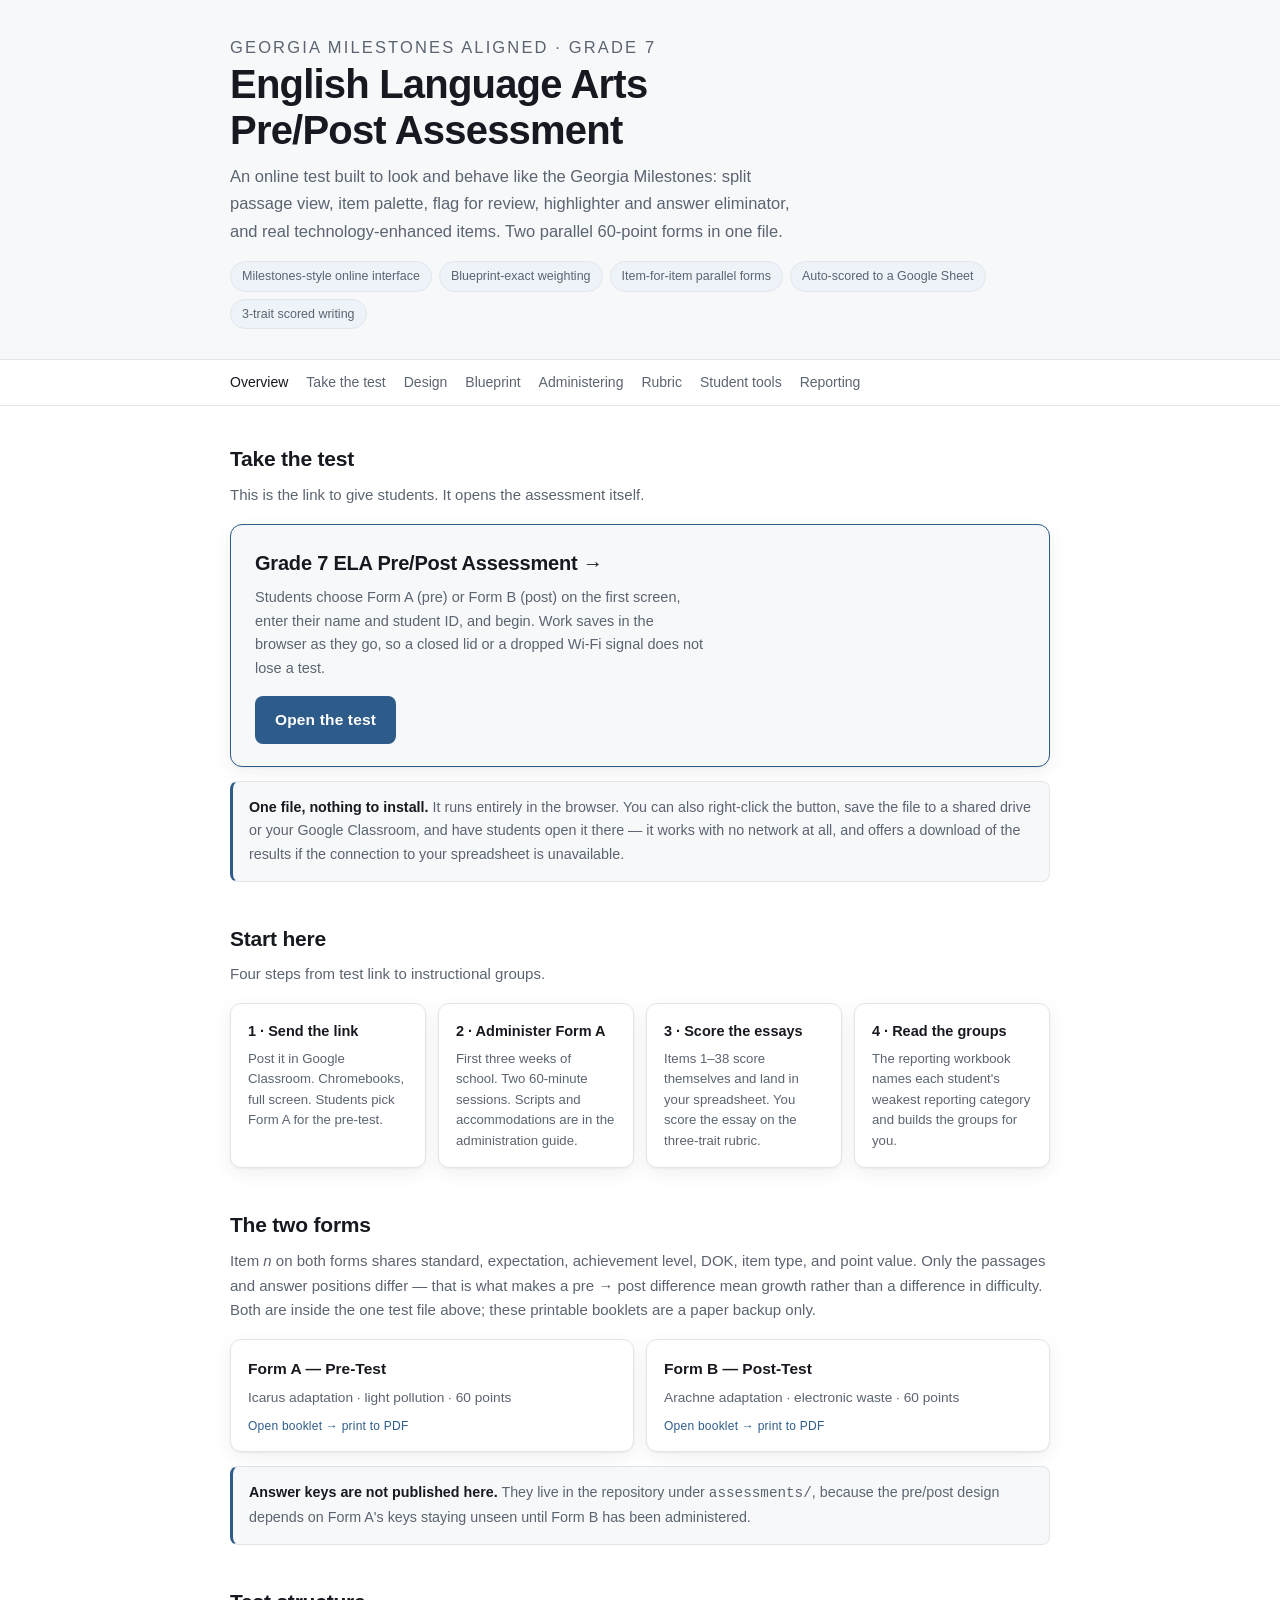
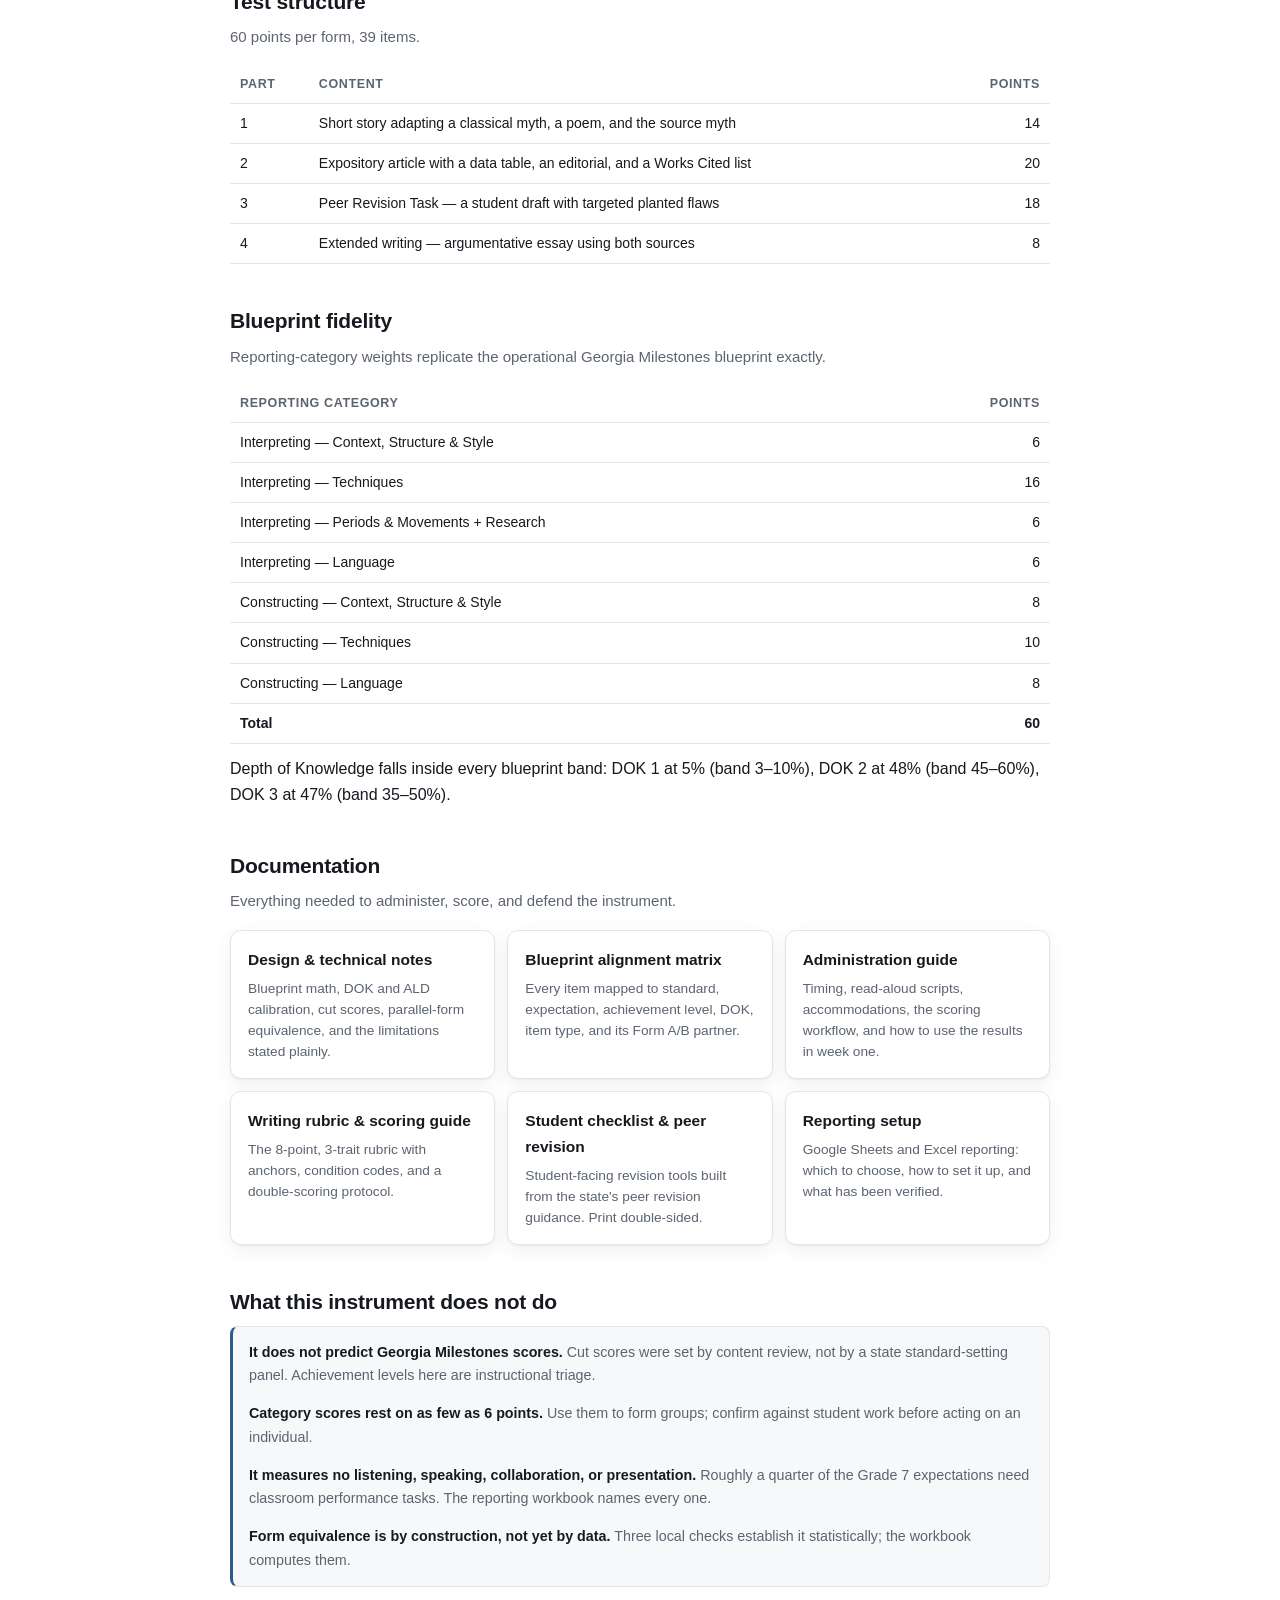
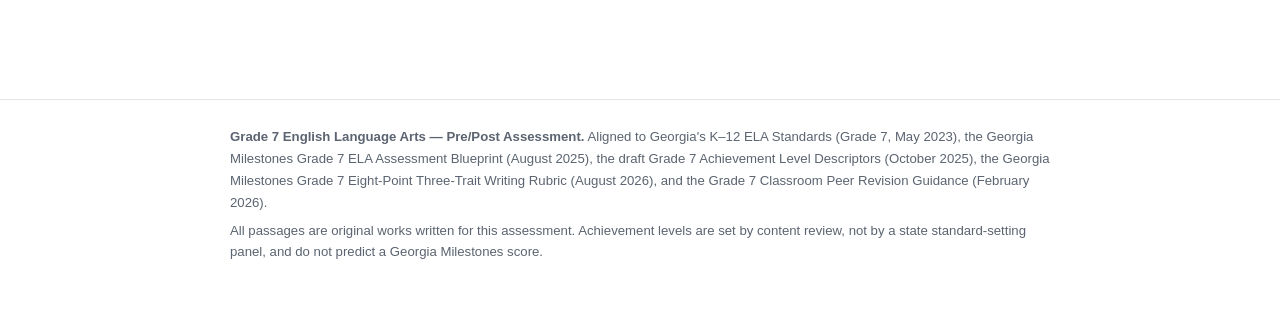
<file: index.html>
<!doctype html>
<html lang="en">
<head>
<meta charset="utf-8">
<meta name="viewport" content="width=device-width,initial-scale=1">
<title>Grade 7 ELA Pre/Post Assessment</title>
<meta name="description" content="A blueprint-faithful Grade 7 ELA pre/post assessment aligned to Georgia's K-12 ELA Standards and the Georgia Milestones Grade 7 ELA blueprint.">
<meta name="robots" content="noindex">
<link rel="stylesheet" href="assets/site.css">
</head>
<body>
<header class="mast"><div class="wrap">
<p class="eyebrow">Georgia Milestones aligned · Grade 7</p>
<h1>English Language Arts<br>Pre/Post Assessment</h1>
<p>An online test built to look and behave like the Georgia Milestones: split passage view, item palette, flag for review, highlighter and answer eliminator, and real technology-enhanced items. Two parallel 60-point forms in one file.</p>
<div class="chips">
<span class="chip">Milestones-style online interface</span>
<span class="chip">Blueprint-exact weighting</span>
<span class="chip">Item-for-item parallel forms</span>
<span class="chip">Auto-scored to a Google Sheet</span>
<span class="chip">3-trait scored writing</span>
</div>
</div></header>
<nav class="nav"><div class="wrap"><a href="index.html" class="on">Overview</a><a href="Grade-7-ELA-Pre-Post.html">Take the test</a><a href="guides/design-notes.html">Design</a><a href="guides/blueprint-matrix.html">Blueprint</a><a href="guides/administration.html">Administering</a><a href="guides/writing-rubric.html">Rubric</a><a href="guides/student-checklist.html">Student tools</a><a href="guides/reporting-setup.html">Reporting</a></div></nav>
<main><div class="wrap">

<section>
  <h2>Take the test</h2>
  <p class="lede">This is the link to give students. It opens the assessment itself.</p>
  <a class="launch" href="Grade-7-ELA-Pre-Post.html">
    <h3>Grade 7 ELA Pre/Post Assessment →</h3>
    <p>Students choose Form&nbsp;A (pre) or Form&nbsp;B (post) on the first screen, enter their name and student ID, and begin. Work saves in the browser as they go, so a closed lid or a dropped Wi-Fi signal does not lose a test.</p>
    <span class="btn">Open the test</span>
  </a>
  <p style="margin-top:14px"><span class="note" style="display:block"><strong>One file, nothing to install.</strong> It runs entirely in the browser. You can also right-click the button, save the file to a shared drive or your Google Classroom, and have students open it there — it works with no network at all, and offers a download of the results if the connection to your spreadsheet is unavailable.</span></p>
</section>

<section>
  <h2>Start here</h2>
  <p class="lede">Four steps from test link to instructional groups.</p>
  <div class="cards steps">
    <div class="card"><h3>1 · Send the link</h3><p>Post it in Google Classroom. Chromebooks, full screen. Students pick Form&nbsp;A for the pre-test.</p></div>
    <div class="card"><h3>2 · Administer Form A</h3><p>First three weeks of school. Two 60-minute sessions. Scripts and accommodations are in the administration guide.</p></div>
    <div class="card"><h3>3 · Score the essays</h3><p>Items 1–38 score themselves and land in your spreadsheet. You score the essay on the three-trait rubric.</p></div>
    <div class="card"><h3>4 · Read the groups</h3><p>The reporting workbook names each student's weakest reporting category and builds the groups for you.</p></div>
  </div>
</section>

<section>
  <h2>The two forms</h2>
  <p class="lede">Item <em>n</em> on both forms shares standard, expectation, achievement level, DOK, item type, and point value. Only the passages and answer positions differ — that is what makes a pre&nbsp;→&nbsp;post difference mean growth rather than a difference in difficulty. Both are inside the one test file above; these printable booklets are a paper backup only.</p>
  <div class="cards"><a class="card" href="forms/form-a-pre-test.html"><h3>Form A — Pre-Test</h3><p>Icarus adaptation · light pollution · 60 points</p><p class="meta">Open booklet → print to PDF</p></a><a class="card" href="forms/form-b-post-test.html"><h3>Form B — Post-Test</h3><p>Arachne adaptation · electronic waste · 60 points</p><p class="meta">Open booklet → print to PDF</p></a></div>
  <p style="margin-top:14px"><span class="note" style="display:block"><strong>Answer keys are not published here.</strong> They live in the repository under <code>assessments/</code>, because the pre/post design depends on Form&nbsp;A's keys staying unseen until Form&nbsp;B has been administered.</span></p>
</section>

<section>
  <h2>Test structure</h2>
  <p class="lede">60 points per form, 39 items.</p>
  <table class="stat">
    <thead><tr><th>Part</th><th>Content</th><th>Points</th></tr></thead>
    <tbody>
      <tr><td>1</td><td>Short story adapting a classical myth, a poem, and the source myth</td><td>14</td></tr>
      <tr><td>2</td><td>Expository article with a data table, an editorial, and a Works Cited list</td><td>20</td></tr>
      <tr><td>3</td><td>Peer Revision Task — a student draft with targeted planted flaws</td><td>18</td></tr>
      <tr><td>4</td><td>Extended writing — argumentative essay using both sources</td><td>8</td></tr>
    </tbody>
  </table>
</section>

<section>
  <h2>Blueprint fidelity</h2>
  <p class="lede">Reporting-category weights replicate the operational Georgia Milestones blueprint exactly.</p>
  <table class="stat">
    <thead><tr><th>Reporting category</th><th>Points</th></tr></thead>
    <tbody>
      <tr><td>Interpreting — Context, Structure &amp; Style</td><td>6</td></tr>
      <tr><td>Interpreting — Techniques</td><td>16</td></tr>
      <tr><td>Interpreting — Periods &amp; Movements + Research</td><td>6</td></tr>
      <tr><td>Interpreting — Language</td><td>6</td></tr>
      <tr><td>Constructing — Context, Structure &amp; Style</td><td>8</td></tr>
      <tr><td>Constructing — Techniques</td><td>10</td></tr>
      <tr><td>Constructing — Language</td><td>8</td></tr>
      <tr><td><strong>Total</strong></td><td><strong>60</strong></td></tr>
    </tbody>
  </table>
  <p class="lede" style="margin-top:12px">Depth of Knowledge falls inside every blueprint band: DOK&nbsp;1 at 5% (band 3–10%), DOK&nbsp;2 at 48% (band 45–60%), DOK&nbsp;3 at 47% (band 35–50%).</p>
</section>

<section>
  <h2>Documentation</h2>
  <p class="lede">Everything needed to administer, score, and defend the instrument.</p>
  <div class="cards"><a class="card" href="guides/design-notes.html"><h3>Design &amp; technical notes</h3><p>Blueprint math, DOK and ALD calibration, cut scores, parallel-form equivalence, and the limitations stated plainly.</p></a><a class="card" href="guides/blueprint-matrix.html"><h3>Blueprint alignment matrix</h3><p>Every item mapped to standard, expectation, achievement level, DOK, item type, and its Form A/B partner.</p></a><a class="card" href="guides/administration.html"><h3>Administration guide</h3><p>Timing, read-aloud scripts, accommodations, the scoring workflow, and how to use the results in week one.</p></a><a class="card" href="guides/writing-rubric.html"><h3>Writing rubric &amp; scoring guide</h3><p>The 8-point, 3-trait rubric with anchors, condition codes, and a double-scoring protocol.</p></a><a class="card" href="guides/student-checklist.html"><h3>Student checklist &amp; peer revision</h3><p>Student-facing revision tools built from the state&#x27;s peer revision guidance. Print double-sided.</p></a><a class="card" href="guides/reporting-setup.html"><h3>Reporting setup</h3><p>Google Sheets and Excel reporting: which to choose, how to set it up, and what has been verified.</p></a></div>
</section>

<section>
  <h2>What this instrument does not do</h2>
  <div class="note">
    <p style="margin-top:0"><strong>It does not predict Georgia Milestones scores.</strong> Cut scores were set by content review, not by a state standard-setting panel. Achievement levels here are instructional triage.</p>
    <p><strong>Category scores rest on as few as 6 points.</strong> Use them to form groups; confirm against student work before acting on an individual.</p>
    <p><strong>It measures no listening, speaking, collaboration, or presentation.</strong> Roughly a quarter of the Grade 7 expectations need classroom performance tasks. The reporting workbook names every one.</p>
    <p style="margin-bottom:0"><strong>Form equivalence is by construction, not yet by data.</strong> Three local checks establish it statistically; the workbook computes them.</p>
  </div>
</section>

</div></main>
<footer><div class="wrap">
<p><strong>Grade 7 English Language Arts — Pre/Post Assessment.</strong> Aligned to Georgia's K–12 ELA Standards (Grade 7, May 2023), the Georgia Milestones Grade 7 ELA Assessment Blueprint (August 2025), the draft Grade 7 Achievement Level Descriptors (October 2025), the Georgia Milestones Grade 7 Eight-Point Three-Trait Writing Rubric (August 2026), and the Grade 7 Classroom Peer Revision Guidance (February 2026).</p>
<p>All passages are original works written for this assessment. Achievement levels are set by content review, not by a state standard-setting panel, and do not predict a Georgia Milestones score.</p>
</div></footer>
</body>
</html>
</file>
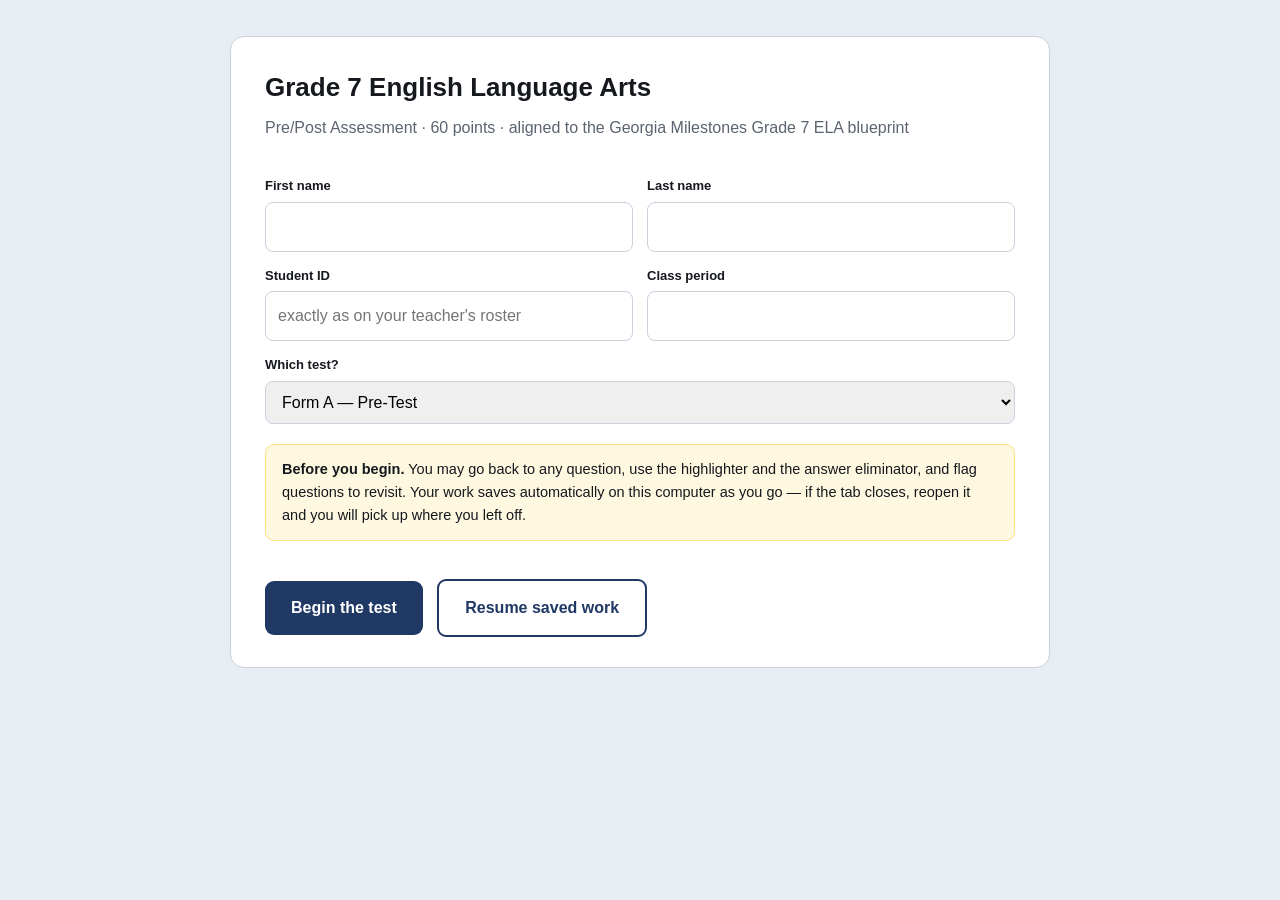
<file: Grade-7-ELA-Pre-Post.html>
<!doctype html>
<html lang="en">
<head>
<meta charset="utf-8">
<meta name="viewport" content="width=device-width,initial-scale=1">
<title>Grade 7 English Language Arts — Pre/Post Assessment</title>
<style>
/* ============================================================
   CONFIGURATION — see the "Setup" tab of the results spreadsheet
   ============================================================ */
:root{
  --bar:#1f3864; --bar2:#2b4a7d; --tool:#eef2f7; --ink:#15181d; --muted:#5b6470;
  --rule:#c9d2dd; --page:#fff; --shell:#e8edf3; --accent:#1a5fb4; --accent-soft:#dbe7f6;
  --ok:#2e7d32; --flag:#c77700; --hl:#fff59d;
}
*{box-sizing:border-box}
html,body{height:100%}
body{margin:0;font:16px/1.6 -apple-system,BlinkMacSystemFont,"Segoe UI",Roboto,Arial,sans-serif;
     color:var(--ink);background:var(--shell);overflow:hidden}
button{font:inherit;cursor:pointer}
.hidden{display:none !important}

/* ---------- top bars ---------- */
#topbar{height:52px;background:var(--bar);color:#fff;display:flex;align-items:center;
        padding:0 14px;gap:14px;flex:0 0 auto}
#topbar .tname{font-weight:700;font-size:15px}
#topbar .who{font-size:13px;opacity:.85;margin-left:auto}
#clock{font-variant-numeric:tabular-nums;font-size:14px;background:rgba(255,255,255,.14);
       padding:4px 10px;border-radius:6px}
#toolbar{height:44px;background:var(--tool);border-bottom:1px solid var(--rule);
         display:flex;align-items:center;gap:6px;padding:0 12px;flex:0 0 auto;overflow-x:auto}
.tbtn{background:#fff;border:1px solid var(--rule);border-radius:6px;padding:5px 11px;
      font-size:13px;color:var(--ink);white-space:nowrap;display:flex;align-items:center;gap:6px}
.tbtn:hover{border-color:var(--accent)}
.tbtn.on{background:var(--accent);border-color:var(--accent);color:#fff}
.tbtn .ic{font-size:14px}
#secname{margin-left:auto;font-size:13px;color:var(--muted);font-weight:600;white-space:nowrap}

/* ---------- layout ---------- */
#stage{display:flex;height:calc(100% - 96px - 56px);align-items:stretch}
#left,#right{overflow:auto;background:var(--page);height:100%}
#left{flex:0 0 50%;border-right:1px solid var(--rule)}
#drag{flex:0 0 6px;background:var(--shell);cursor:col-resize}
#drag:hover{background:var(--accent-soft)}
#right{flex:1 1 auto}
.pad{padding:22px 26px 60px}

/* ---------- passage ---------- */
#ptabs{display:flex;gap:2px;background:var(--tool);border-bottom:1px solid var(--rule);
       padding:6px 8px 0;position:sticky;top:0;z-index:3}
.ptab{background:#dfe6ee;border:1px solid var(--rule);border-bottom:none;
      border-radius:7px 7px 0 0;padding:7px 13px;font-size:13px;color:var(--muted)}
.ptab.on{background:#fff;color:var(--ink);font-weight:600}
.ptitle{font-size:20px;font-weight:700;margin:0 0 4px}
.pmeta{color:var(--muted);font-size:13px;margin:0 0 16px}
#left p{margin:0 0 12px}
.pno{display:inline-block;min-width:26px;font-weight:700;color:var(--muted);font-size:13px}
.pmark{font-weight:700;margin-top:18px !important}
.vline{font-family:Georgia,serif;padding-left:44px;text-indent:-44px}
.lno{display:inline-block;width:34px;color:var(--muted);font-size:12px;font-family:system-ui}
.stanza-label{color:var(--muted);font-size:11px;letter-spacing:.1em;margin:16px 0 6px}
.ptable{border-collapse:collapse;margin:14px 0;font-size:14px;width:100%}
.ptable th,.ptable td{border:1px solid var(--rule);padding:6px 9px;text-align:left}
.ptable th{background:var(--tool)}
.sent{cursor:default}
.draft b{color:var(--muted)}
#left.hl-on{cursor:text}
mark{background:var(--hl);padding:0 1px}

/* ---------- items ---------- */
.qhead{display:flex;align-items:center;gap:10px;margin-bottom:14px}
.qnum{background:var(--bar);color:#fff;border-radius:6px;padding:3px 10px;font-weight:700;font-size:14px}
.qpts{color:var(--muted);font-size:13px}
.qflag{margin-left:auto;background:#fff;border:1px solid var(--rule);border-radius:6px;
       padding:4px 10px;font-size:13px}
.qflag.on{background:#fff4e0;border-color:var(--flag);color:#8a5300;font-weight:600}
.stem{margin:0 0 14px}
.partlbl{font-weight:700;margin:18px 0 8px}
.opt{display:flex;gap:11px;align-items:flex-start;border:1px solid var(--rule);
     border-radius:8px;padding:10px 12px;margin-bottom:8px;background:#fff}
.opt:hover{border-color:var(--accent)}
.opt.sel{border-color:var(--accent);background:var(--accent-soft)}
.opt.gone{opacity:.45}
.opt.gone .otext{text-decoration:line-through}
.opt input{margin-top:4px;flex:0 0 auto}
.oid{font-weight:700;flex:0 0 auto}
.otext{flex:1 1 auto}
.elim{flex:0 0 auto;border:1px solid var(--rule);background:#fff;border-radius:5px;
      width:26px;height:26px;font-size:13px;color:var(--muted);line-height:1;display:none}
body.elim-on .opt .elim{display:block}
#notepad .elim{display:block}
.elim.on{background:#333;color:#fff;border-color:#333}
.hint{color:var(--muted);font-size:13px;margin:-4px 0 12px}
.mrow{display:flex;gap:10px;align-items:center;border:1px solid var(--rule);
      border-radius:8px;padding:9px 12px;margin-bottom:8px;background:#fff}
.mrow select{font:inherit;padding:5px 8px;border:1px solid var(--rule);border-radius:6px}
textarea.essay{width:100%;min-height:340px;font:16px/1.7 Georgia,serif;padding:14px;
     border:1px solid var(--rule);border-radius:8px;resize:vertical}
.wc{color:var(--muted);font-size:13px;text-align:right;margin-top:6px}
.prompt-box{background:var(--tool);border:1px solid var(--rule);border-radius:10px;
     padding:16px 18px;margin-bottom:18px}
.prompt-box p{margin:0 0 10px}
.prompt-box ul{margin:0 0 10px;padding-left:20px}

/* ---------- bottom bar ---------- */
#bottom{height:56px;background:#fff;border-top:1px solid var(--rule);display:flex;
        align-items:center;gap:10px;padding:0 12px;flex:0 0 auto}
.nav{background:var(--bar);color:#fff;border:none;border-radius:7px;padding:9px 18px;font-weight:600}
.nav[disabled]{opacity:.4;cursor:default}
.nav.ghost{background:#fff;color:var(--bar);border:1px solid var(--bar)}
#palette{display:flex;gap:5px;overflow-x:auto;flex:1 1 auto;padding:4px 2px}
.pit{flex:0 0 auto;width:32px;height:32px;border-radius:6px;border:1px solid var(--rule);
     background:#fff;font-size:13px;color:var(--muted)}
.pit.done{background:var(--accent);border-color:var(--accent);color:#fff}
.pit.flag{border-color:var(--flag);box-shadow:inset 0 -3px 0 var(--flag)}
.pit.cur{outline:3px solid #111;outline-offset:1px}

/* ---------- floating tools ---------- */
#notepad{position:fixed;right:18px;bottom:70px;width:300px;background:#fffbea;
  border:1px solid #e0cf90;border-radius:10px;box-shadow:0 8px 26px rgba(0,0,0,.18);z-index:40}
#notepad header{padding:8px 12px;font-size:13px;font-weight:700;border-bottom:1px solid #e6d9a8;
  display:flex}
#notepad textarea{width:100%;height:180px;border:none;background:transparent;padding:10px 12px;
  font:14px/1.6 inherit;resize:none;outline:none}
#ruler{position:fixed;left:0;right:0;height:44px;z-index:30;pointer-events:none;display:none}
#ruler.on{display:block}
#ruler .band{position:absolute;left:0;right:0;height:44px;border-top:2px solid #111;
  border-bottom:2px solid #111;background:rgba(0,0,0,.04)}

/* ---------- screens ---------- */
.screen{position:absolute;inset:0;background:var(--shell);overflow:auto;z-index:50}
.sheet{max-width:820px;margin:36px auto;background:#fff;border:1px solid var(--rule);
  border-radius:14px;padding:30px 34px}
.sheet h1{margin:0 0 6px;font-size:26px}
.sheet h2{font-size:19px;margin:26px 0 10px}
.lede{color:var(--muted);margin:0 0 22px}
label.f{display:block;font-size:13px;font-weight:600;margin:14px 0 5px}
input.f,select.f{width:100%;padding:11px 12px;border:1px solid var(--rule);border-radius:8px;font:inherit}
.grid2{display:grid;grid-template-columns:1fr 1fr;gap:14px}
.big{background:var(--bar);color:#fff;border:none;border-radius:9px;padding:14px 26px;
  font-size:16px;font-weight:700;margin-top:22px}
.big.alt{background:#fff;color:var(--bar);border:2px solid var(--bar)}
.rgrid{display:grid;grid-template-columns:repeat(auto-fill,minmax(74px,1fr));gap:8px;margin:14px 0 8px}
.rcell{border:1px solid var(--rule);border-radius:8px;padding:9px 4px;text-align:center;
  font-size:13px;background:#fff}
.rcell.done{background:var(--accent-soft);border-color:var(--accent)}
.rcell.miss{background:#ffecec;border-color:#e0a0a0;font-weight:700}
.rcell.flag{box-shadow:inset 0 -4px 0 var(--flag)}
.legend{display:flex;gap:16px;font-size:13px;color:var(--muted);margin:6px 0 18px;flex-wrap:wrap}
.key{display:inline-block;width:13px;height:13px;border-radius:3px;border:1px solid var(--rule);
  vertical-align:-2px;margin-right:5px}
table.res{width:100%;border-collapse:collapse;font-size:14px;margin:10px 0 4px}
table.res th,table.res td{border-bottom:1px solid var(--rule);padding:8px 6px;text-align:left}
table.res td:last-child,table.res th:last-child{text-align:right;font-variant-numeric:tabular-nums}
.codebox{font-family:ui-monospace,Menlo,Consolas,monospace;font-size:12px;background:#f6f8fa;
  border:1px solid var(--rule);border-radius:8px;padding:12px;white-space:pre-wrap;
  word-break:break-all;max-height:150px;overflow:auto}
.banner{border-radius:9px;padding:13px 16px;margin:16px 0;font-size:14.5px}
.banner.ok{background:#e8f5e9;border:1px solid #a5d6a7}
.banner.warn{background:#fff8e1;border:1px solid #ffe082}
.banner.err{background:#ffebee;border:1px solid #ef9a9a}

/* ---------- print (optional paper fallback) ---------- */
@media print{
  #topbar,#toolbar,#bottom,#drag,#ptabs,#notepad,#ruler,.qflag,.elim{display:none !important}
  html,body{height:auto;overflow:visible;background:#fff}
  #stage{display:block;height:auto}
  #left,#right{overflow:visible;height:auto;flex:none;border:none;display:block !important}
  .screen{position:static;display:block !important}
  .printall{display:block !important}
  .opt{break-inside:avoid}
  @page{size:letter;margin:.7in}
}
</style>
</head>
<body>

<!-- ============ START ============ -->
<div class="screen" id="s-start">
  <div class="sheet">
    <h1>Grade 7 English Language Arts</h1>
    <p class="lede">Pre/Post Assessment · 60 points · aligned to the Georgia Milestones Grade 7 ELA blueprint</p>
    <div class="grid2">
      <div><label class="f" for="f-first">First name</label><input class="f" id="f-first" autocomplete="off"></div>
      <div><label class="f" for="f-last">Last name</label><input class="f" id="f-last" autocomplete="off"></div>
    </div>
    <div class="grid2">
      <div><label class="f" for="f-id">Student ID</label><input class="f" id="f-id" autocomplete="off"
        placeholder="exactly as on your teacher's roster"></div>
      <div><label class="f" for="f-per">Class period</label><input class="f" id="f-per" autocomplete="off"></div>
    </div>
    <label class="f" for="f-form">Which test?</label>
    <select class="f" id="f-form"></select>
    <div class="banner warn" style="margin-top:20px">
      <strong>Before you begin.</strong> You may go back to any question, use the highlighter and the answer
      eliminator, and flag questions to revisit. Your work saves automatically on this computer as you go —
      if the tab closes, reopen it and you will pick up where you left off.
    </div>
    <button class="big" id="go">Begin the test</button>
    <button class="big alt" id="resume" style="margin-left:10px">Resume saved work</button>
  </div>
</div>

<!-- ============ TEST ============ -->
<div id="app" class="hidden" style="display:flex;flex-direction:column;height:100%">
  <div id="topbar">
    <span class="tname">Grade 7 ELA</span>
    <span id="formlbl" style="font-size:13px;opacity:.85"></span>
    <span class="who" id="whoami"></span>
    <span id="clock">00:00</span>
  </div>
  <div id="toolbar">
    <button class="tbtn" id="t-hl"><span class="ic">🖍️</span>Highlighter</button>
    <button class="tbtn" id="t-clr"><span class="ic">🧽</span>Clear highlights</button>
    <button class="tbtn" id="t-elim"><span class="ic">🚫</span>Answer eliminator</button>
    <button class="tbtn" id="t-note"><span class="ic">📝</span>Notepad</button>
    <button class="tbtn" id="t-ruler"><span class="ic">📏</span>Line reader</button>
    <button class="tbtn" id="t-print"><span class="ic">🖨️</span>Print</button>
    <span id="secname"></span>
  </div>
  <div id="stage">
    <div id="left"><div id="ptabs"></div><div class="pad" id="passage"></div></div>
    <div id="drag"></div>
    <div id="right"><div class="pad" id="qbox"></div></div>
  </div>
  <div id="bottom">
    <button class="nav ghost" id="back">◀ Back</button>
    <div id="palette"></div>
    <button class="nav ghost" id="reviewbtn">Review</button>
    <button class="nav" id="next">Next ▶</button>
  </div>
</div>

<div id="notepad" class="hidden"><header>Notepad<button class="elim" style="margin-left:auto"
  id="note-x">✕</button></header><textarea id="notetext" placeholder="Notes are for you only. They are not scored."></textarea></div>
<div id="ruler"><div class="band"></div></div>

<!-- ============ REVIEW ============ -->
<div class="screen hidden" id="s-review">
  <div class="sheet">
    <h1>Review your answers</h1>
    <p class="lede">Click any question number to go back to it. Questions you flagged are marked.</p>
    <div class="legend">
      <span><i class="key" style="background:var(--accent-soft);border-color:var(--accent)"></i>Answered</span>
      <span><i class="key"></i>Not answered</span>
      <span><i class="key" style="box-shadow:inset 0 -4px 0 var(--flag)"></i>Flagged</span>
    </div>
    <div class="rgrid" id="rgrid"></div>
    <div id="revwarn"></div>
    <button class="big alt" id="backtotest">Keep working</button>
    <button class="big" id="submit" style="margin-left:10px">Submit my test</button>
  </div>
</div>

<!-- ============ DONE ============ -->
<div class="screen hidden" id="s-done">
  <div class="sheet">
    <h1>Test submitted</h1>
    <p class="lede" id="donewho"></p>
    <div id="sendstate"></div>
    <h2>Your score on the auto-scored questions</h2>
    <table class="res" id="restable"></table>
    <p class="lede" style="margin-top:10px">The writing task is scored by your teacher using the
      three-trait rubric, so it is not included above.</p>
    <h2>If your teacher asks for your results code</h2>
    <p class="lede">Copy this and send it to your teacher. It contains every answer.</p>
    <div class="codebox" id="code"></div>
    <button class="big alt" id="copycode">Copy results code</button>
    <button class="big alt" id="dl" style="margin-left:10px">Download results file</button>
  </div>
</div>

<script>
window.TEST_DATA = {"forms":{"A":{"label":"Form A \u2014 Pre-Test","tabs":{"set1":[{"id":"story","title":"Wax Wings","html":"<p><em>a short story by Delia Marchetti</em></p><p><span class=\"pno\">1</span>The first thing Uncle Teo ever taught me about flying was that the air is not empty.</p><p><span class=\"pno\">2</span>\"People look up and see nothing,\" he said, the morning he handed me my first controller. We were standing in the gravel lot behind his shop in Merrick, and the marsh grass beyond the fence was bent flat by wind off the sound. \"But air has rivers in it. Cold rivers, warm rivers. You do not fight them. You read them.\"</p><p><span class=\"pno\">3</span>I was nine then. I nodded like I understood. I did not.</p><p><span class=\"pno\">4</span>Four years later I understood enough to win. The Coastal Circuit finals were held on the county airstrip, and I had taken second in the qualifying heat \u2014 close enough behind Dev Ramachandran that I could see the reflection of his drone in the puddles when he passed me. Second is a good place to be. Second means you know exactly how much faster you have to go.</p><p><span class=\"pno\">5</span>Teo spent the whole night before the final in the shop with the door open, the fluorescent light spilling out onto the gravel. He was printing a new frame for me, lighter than the old one by forty grams, the arms swept back like a swift's wings. He had been working on the design for a year. He would not let me touch it until it was finished.</p><p><span class=\"pno\">6</span>I remember the night he first showed me the drawings. I was eleven. He had spread them across the workbench under a lamp, and I had leaned in so close that my breath fogged the paper. The frame was beautiful. It was also thin \u2014 so thin in places that the plastic went translucent when you held it up to the light. \"Printed plastic is strong until it is warm,\" Teo said that night, tapping the narrowest arm. \"Then it is not strong. It is patient. It waits.\" I laughed, because I was eleven and everything my uncle said sounded like a riddle. He did not laugh.</p><p><span class=\"pno\">7</span>In the morning the frame was on the bench, matte black and finished, and the sky over the airstrip was a sheet of cold glass \u2014 no cloud, no give, nothing in it at all.</p><p><span class=\"pno\">8</span>\"Fly it low,\" Teo said. He was not looking at me. He was looking up. \"The heat comes off that runway after ten o'clock. It will lift you if you let it. Stay under thirty meters and let Dev burn himself out up there.\"</p><p><span class=\"pno\">9</span>\"Low is slow,\" I said.</p><p><span class=\"pno\">10</span>\"Low is finishing.\"</p><p><span class=\"pno\">11</span>\"Second place is finishing.\" I clipped the battery in and felt the frame flex a little, the way a good frame should. \"I didn't build a year of your life into a drone so I could come in second, T\u00edo.\"</p><p><span class=\"pno\">12</span>He did not answer that. I have thought about the silence a lot since.</p><p><span class=\"pno\">13</span>The horn sounded at ten-forty. For two laps I did exactly what he said. I ran the course low, so low the grass whipped underneath me, and I held third while Dev and a girl from Brunswick traded the lead above.</p><p><span class=\"pno\">14</span>Then, on the third lap, I saw the <strong>drift</strong>.</p><p><span class=\"pno\">15</span>It came off the black runway in a long invisible column, and I could read it the way Teo had taught me \u2014 by the way the windsock stuttered, by the way a gull crossing above the tarmac rose without moving its wings. Warm air. A river of it, going up. If I climbed into that column at the right moment, it would carry me over the back straight faster than any motor could push me.</p><p><span class=\"pno\">16</span>I climbed.</p><p><span class=\"pno\">17</span>It worked. That is the part nobody believes. For eleven seconds it worked perfectly. The warm air took the swept-back arms and pushed, and I came over the top of the field so far ahead of Dev that I laughed out loud into my headset \u2014 and somewhere behind me at the pilot station I heard my uncle say my name once, quietly, the way you say a word you have already given up on.</p><p><span class=\"pno\">18</span>On the twelfth second the frame let go.</p><p><span class=\"pno\">19</span>It did not break the way things break in movies. There was no crack. One arm simply stopped being straight. It curved, gently, like something relaxing, and then the drone was not a drone anymore. It was four hundred grams of plastic and lithium going one direction while its motors argued about another.</p><p><span class=\"pno\">20</span>I watched it <strong>drift</strong> out over the fence line, over the ditch, over the pale gold edge of the marsh, and drop into the water of the sound without a sound I could hear.</p><p><span class=\"pno\">21</span>Dev finished first. The girl from Brunswick finished second. I finished nothing.</p><p><span class=\"pno\">22</span>Teo walked out to the fence with me afterward. The tide was going out. Somewhere under the brown water was a year of his evenings.</p><p><span class=\"pno\">23</span>I waited for him to say it. <em>I told you to stay low.</em> He had earned it. I would have said it.</p><p><span class=\"pno\">24</span>Instead he stood there a while with his hands in his pockets, looking at the marsh the way he looked at the sky.</p><p><span class=\"pno\">25</span>\"You read it right,\" he said finally.</p><p><span class=\"pno\">26</span>\"I lost.\"</p><p><span class=\"pno\">27</span>\"You read the <em>air</em> right, Nico.\" He turned. \"You read the <em>plastic</em> wrong. That is a different mistake, and it is the one I keep making too.\" He almost smiled. \"Come on. The printer is still warm.\"</p><p><span class=\"pno\">28</span>We walked back to the shop. Behind us the sound closed over the wreck and went on shining \u2014 flat and bright and empty \u2014 and I understood at last that the air is not empty, and neither is the water, and that the only thing that had ever been empty was the space between what I could do and what I thought I could.</p>"},{"id":"poem","title":"Flight Lessons","html":"<div class=\"stanza-label\">STANZA 1</div><div class=\"vline\"><span class=\"lno\">1</span>I made you wings from what I had:</div><div class=\"vline\"><span class=\"lno\">2</span>a spool of wire, a warming blade,</div><div class=\"vline\"><span class=\"lno\">3</span>the patient plastic, the borrowed thread,</div><div class=\"vline\"><span class=\"lno\">4</span>and all the hours I never said</div><div class=\"vline\"><span class=\"lno\">5</span>I spent on them. A maker's math \u2014</div><div class=\"vline\"><span class=\"lno\">6</span>each gram removed, a gram of faith.</div><div class=\"stanza-label\">STANZA 2</div><div class=\"vline\"><span class=\"lno\">7</span>So follow, fledgling, the level line.</div><div class=\"vline\"><span class=\"lno\">8</span>The salt spray softens. The sun does not.</div><div class=\"vline\"><span class=\"lno\">9</span>Keep to the low road, close and cold,</div><div class=\"vline\"><span class=\"lno\">10</span>where the gull glides and the grass goes gold.</div><div class=\"vline\"><span class=\"lno\">11</span>I did not build you for the height.</div><div class=\"vline\"><span class=\"lno\">12</span>I built you for the coming home.</div><div class=\"stanza-label\">STANZA 3</div><div class=\"vline\"><span class=\"lno\">13</span>But you will climb. I know the look:</div><div class=\"vline\"><span class=\"lno\">14</span>the chin tipped up, the throttle full,</div><div class=\"vline\"><span class=\"lno\">15</span>the whole bright morning like a book</div><div class=\"vline\"><span class=\"lno\">16</span>that you have decided you can read.</div><div class=\"vline\"><span class=\"lno\">17</span>And I will stand below and watch</div><div class=\"vline\"><span class=\"lno\">18</span>the small dark cross against the glare</div><div class=\"vline\"><span class=\"lno\">19</span>go up, and up, and disappear.</div><div class=\"stanza-label\">STANZA 4</div><div class=\"vline\"><span class=\"lno\">20</span>Come down. Come down. I am not finished teaching you.</div>"},{"id":"myth","title":"The Myth of Icarus","html":"<p>### THE MYTH OF ICARUS\n<em>a traditional account</em>\nDaedalus, a master craftsman, was imprisoned with his son Icarus on the island of Crete. To escape, Daedalus built two pairs of wings from feathers held together with wax. Before they flew, he warned Icarus to take a middle course: too low, and the sea spray would soak the feathers; too high, and the sun would melt the wax. Icarus obeyed at first. Then, thrilled by the feeling of flight, he soared upward toward the sun. The wax melted, the feathers scattered, and Icarus fell into the sea and drowned.</p>"}],"set2":[{"id":"article","title":"Source 1 \u2014 The Vanishing Night","html":"<p><em>by Rosalind Achebe \u00b7 Georgia Science Review, March 2024</em></p><p>If you had stood in a Georgia field in 1925 and looked up, you would have seen roughly 2,500 stars. Stand in the same field tonight, in most parts of the state, and you will see fewer than 200. Nothing has happened to the stars. Something has happened to the night.</p><p>The cause is artificial light at night, often shortened to ALAN \u2014 the glow thrown upward by streetlights, parking lots, billboards, stadiums, and porch fixtures. Seen from a distance, a modern city sits beneath a <strong>luminous</strong> dome that can be detected from more than a hundred miles away. A 2023 satellite study found that the world's night sky is growing brighter by about 9.6 percent each year. At that rate, a child born under a sky showing 250 stars will, by the time that child turns eighteen, see about 100.</p><p>Astronomers measure this brightening in magnitudes per square arcsecond, a scale on which <em>smaller</em> numbers mean a <em>brighter</em> sky.</p><p><strong>Table 1. Night-sky brightness at four Georgia locations, 2023</strong></p><table class=\"ptable\"><thead><tr><th>Location</th><th>Sky brightness (mag/arcsec\u00b2)</th><th>Stars visible to the unaided eye</th></tr></thead><tbody><tr><td>Downtown Atlanta</td><td>17.8</td><td>15</td></tr><tr><td>Suburban Macon</td><td>19.4</td><td>90</td></tr><tr><td>Merrick (coastal)</td><td>20.6</td><td>210</td></tr><tr><td>Stephen C. Foster State Park</td><td>21.9</td><td>2,300</td></tr></tbody></table><p>The cost of a bright night is not only a lost view. Light at night reshapes the behavior of living things that spent millions of years evolving under darkness.</p><p>Sea turtle hatchlings on Georgia's barrier islands find the ocean by moving toward the brightest horizon, which for all of history was the open water reflecting the sky. Beachfront lighting reverses that signal. Researchers at the University of Georgia estimate that unshielded lighting near nesting beaches misdirects up to 30 percent of hatchlings, sending them inland toward roads.</p><p>Migrating songbirds, most of which travel at night, navigate partly by the stars. Bright buildings pull them off course and hold them circling until they are exhausted. Insects \u2014 including the pollinators that farms depend on \u2014 gather at lights and die there. And human beings are not exempt: light entering the eye at night suppresses melatonin, the hormone that governs sleep. Sleep researchers now advise that bedrooms be kept as dark as a closet.</p><p>Here is what makes light pollution unusual among environmental problems: it stops the moment you stop it. Carbon dioxide lingers in the atmosphere for centuries. A poorly aimed floodlight stops polluting the second it is aimed at the ground.</p><p>That is why the practical solutions are so ordinary. Communities that have reduced their skyglow have generally done four things. They <strong>screen</strong> fixtures so that light points down instead of sideways. They switch to warmer-colored bulbs, since blue-rich white light scatters farthest through the atmosphere. They install motion sensors and timers so that lights burn only when something needs to be seen. And they lower overall brightness \u2014 which, surprisingly, improves visibility, because the human eye sees better under even, dim light than under a patchwork of glare and shadow.</p><p>More than twenty communities in the United States have adopted \"dark-sky\" ordinances requiring shielded, warm, timed outdoor lighting on new construction. Tucson, Arizona, a city of more than half a million people, cut its skyglow by 7 percent between 2018 and 2020 while lowering its street-lighting energy bill. The city did not go dark. It simply stopped throwing light where no one was standing.</p><p>The night sky is one of the few things every human being who has ever lived has shared. It is also, at the moment, one of the easiest things to get back.</p>"},{"id":"editorial","title":"Source 2 \u2014 Turn Down the Lights, Merrick","html":"<p><em>an editorial by Jamal Whitcomb \u00b7 The Merrick Sentinel, September 8, 2024</em></p><p><span class=\"pno\">1</span>Last month the county installed nine new floodlights in the lot behind the community center. They are bright. From my front porch, six blocks inland, I can read the time on my watch by them.</p><p><span class=\"pno\">2</span>I am not writing to complain about a parking lot. I am writing because Merrick is about to make a decision it will live with for thirty years, and almost nobody has noticed. In November the council will vote on lighting standards for all new construction inside the city limits. It should adopt a dark-sky ordinance, and it should do it now rather than after another decade of floodlights.</p><p><span class=\"pno\">3</span>The argument for waiting is always the same one, and it deserves a straight answer. Some residents are <strong>firm</strong> in their view that brighter is safer \u2014 that a dark street is a dangerous street, and that any rule limiting light is a rule limiting safety. I understand the instinct. It is also not what the evidence shows. When Tucson, Arizona, dimmed and shielded its streetlights between 2018 and 2020, its crime rate did not rise. What improves safety is <em>even</em> light, aimed where people actually walk. Glare is not safety. Glare is a bright thing standing next to a black thing, and the human eye cannot see into the black thing at all.</p><p><span class=\"pno\">4</span>Meanwhile the cost of getting this wrong is landing on our own beaches. The Georgia Sea Turtle Cooperative counted 41 disoriented nests on this island alone last summer, the highest number in its records. Those are our turtles. That is our road they are crawling toward.</p><p><span class=\"pno\">5</span>Because the fixtures we already own can be replaced a few at a time, the cost of the change need not fall in a single year. An ordinance covering new construction touches nothing that is already standing. It asks only that what we build next be built pointing down. And the city has reason to want that: Merrick's own facilities report lists $214,000 in outdoor lighting electricity for last year alone.</p><p><span class=\"pno\">6</span>I have lived here forty-one years. I remember when you could walk out to the end of Marsh Street in August and see the Milky Way over the sound \u2014 not a smudge, the actual band of it, bright enough to throw a shadow on the dock. My daughter is fourteen. She has never seen it. She lives in the same house I do.</p><p><span class=\"pno\">7</span>That is not a nostalgic complaint. It is a measurable loss, and it is one of the only environmental losses in the world that can be reversed by the end of a single evening. Every other problem we argue about in this town takes decades to fix. This one takes a screwdriver and a decision.</p><p><span class=\"pno\">8</span>Vote for the ordinance in November.</p>"},{"id":"works","title":"Works Cited","html":"<p>### WORKS CITED\n<strong>Entry 1.</strong> Achebe, Rosalind. \"The Vanishing Night.\" <em>Georgia Science Review</em>, vol. 41, no. 2, Mar. 2024, pp. 18\u201325.\n<strong>Entry 2.</strong> Whitcomb, Jamal. \"Turn Down the Lights, Merrick.\" <em>The Merrick Sentinel</em>, 8 Sept. 2024, p. A7.\n<strong>Entry 3.</strong> Nakamura, Elise. \"Dark Sky Lighting Basics.\" <em>NightSky Alliance</em>, nightskyalliance.org/basics. Accessed 12 Oct. 2024.</p>"}],"set3":[{"id":"draft","title":"Student Draft","html":"<p class=\"pmark\"><strong>Paragraph 1</strong></p><p class=\"draft\"><span class=\"sent\" data-s=\"1\"><b>(1)</b> Every year the sky over Merrick gets a little brighter.</span> <span class=\"sent\" data-s=\"2\"><b>(2)</b> Streetlights, parking lots, and porch fixtures throw light upward where nobody needs it.</span> <span class=\"sent\" data-s=\"3\"><b>(3)</b> In November the city council will vote on lighting rules for new construction.</span> <span class=\"sent\" data-s=\"4\"><b>(4)</b> A lot of people have opinions about this.</span> </p><p class=\"pmark\"><strong>Paragraph 2</strong></p><p class=\"draft\"><span class=\"sent\" data-s=\"5\"><b>(5)</b> The first reason to adopt the ordinance is that light pollution harms wildlife along our coast.</span> <span class=\"sent\" data-s=\"6\"><b>(6)</b> Sea turtle hatchlings are misdirected by beachfront lighting every summer.</span> <span class=\"sent\" data-s=\"7\"><b>(7)</b> Instead of crawling toward the water, they crawl toward the road.</span> <span class=\"sent\" data-s=\"8\"><b>(8)</b> Bright buildings pull migrating birds off course while they navigate by the stars.</span> <span class=\"sent\" data-s=\"9\"><b>(9)</b> Also, the ordinance would save the city money.</span> </p><p class=\"pmark\"><strong>Paragraph 3</strong></p><p class=\"draft\"><span class=\"sent\" data-s=\"10\"><b>(10)</b> Shielded fixtures and timers use less electricity than floodlights that burn all night.</span> <span class=\"sent\" data-s=\"11\"><b>(11)</b> Basically, the city would be throwing away way less cash on lighting up the clouds.</span> <span class=\"sent\" data-s=\"12\"><b>(12)</b> Tucson, Arizona, lowered its street-lighting energy bill when it dimmed and shielded its lights.</span> <span class=\"sent\" data-s=\"13\"><b>(13)</b> Also, the ordinance is fair to property owners.</span> <span class=\"sent\" data-s=\"14\"><b>(14)</b> An ordinance that covered only new construction changed nothing that is already standing.</span> </p><p class=\"pmark\"><strong>Paragraph 4</strong></p><p class=\"draft\"><span class=\"sent\" data-s=\"15\"><b>(15)</b> Crime did not rise in Tucson after the city dimmed and shielded its streetlights between 2018 and 2020.</span> <span class=\"sent\" data-s=\"16\"><b>(16)</b> What makes a street safe is even light aimed at the ground, not glare.</span> <span class=\"sent\" data-s=\"17\"><b>(17)</b> The ordinance would require three things: fixtures that point down, not sideways, bulbs that are warm, not blue, and timers that shut lights off, not leave them burning.</span> <span class=\"sent\" data-s=\"18\"><b>(18)</b> These standards have been adopted by more than twenty communities in the United States.</span> <span class=\"sent\" data-s=\"19\"><b>(19)</b> Merrick would not be doing anything strange by trying this stuff.</span> <span class=\"sent\" data-s=\"20\"><b>(20)</b> Pointing down instead of sideways, the council should require new buildings to use shielded fixtures.</span> </p><p class=\"pmark\"><strong>Paragraph 5</strong></p><p class=\"draft\"><span class=\"sent\" data-s=\"21\"><b>(21)</b> Light pollution is a problem in Merrick.</span> <span class=\"sent\" data-s=\"22\"><b>(22)</b> The ordinance would help wildlife, save money, and treat property owners fairly.</span> <span class=\"sent\" data-s=\"23\"><b>(23)</b> Those are the three reasons.</span> <span class=\"sent\" data-s=\"24\"><b>(24)</b> The council should think about it.</span> </p>"},{"id":"article2","title":"Source 1 \u2014 The Vanishing Night","html":"<p><em>by Rosalind Achebe \u00b7 Georgia Science Review, March 2024</em></p><p>If you had stood in a Georgia field in 1925 and looked up, you would have seen roughly 2,500 stars. Stand in the same field tonight, in most parts of the state, and you will see fewer than 200. Nothing has happened to the stars. Something has happened to the night.</p><p>The cause is artificial light at night, often shortened to ALAN \u2014 the glow thrown upward by streetlights, parking lots, billboards, stadiums, and porch fixtures. Seen from a distance, a modern city sits beneath a <strong>luminous</strong> dome that can be detected from more than a hundred miles away. A 2023 satellite study found that the world's night sky is growing brighter by about 9.6 percent each year. At that rate, a child born under a sky showing 250 stars will, by the time that child turns eighteen, see about 100.</p><p>Astronomers measure this brightening in magnitudes per square arcsecond, a scale on which <em>smaller</em> numbers mean a <em>brighter</em> sky.</p><p><strong>Table 1. Night-sky brightness at four Georgia locations, 2023</strong></p><table class=\"ptable\"><thead><tr><th>Location</th><th>Sky brightness (mag/arcsec\u00b2)</th><th>Stars visible to the unaided eye</th></tr></thead><tbody><tr><td>Downtown Atlanta</td><td>17.8</td><td>15</td></tr><tr><td>Suburban Macon</td><td>19.4</td><td>90</td></tr><tr><td>Merrick (coastal)</td><td>20.6</td><td>210</td></tr><tr><td>Stephen C. Foster State Park</td><td>21.9</td><td>2,300</td></tr></tbody></table><p>The cost of a bright night is not only a lost view. Light at night reshapes the behavior of living things that spent millions of years evolving under darkness.</p><p>Sea turtle hatchlings on Georgia's barrier islands find the ocean by moving toward the brightest horizon, which for all of history was the open water reflecting the sky. Beachfront lighting reverses that signal. Researchers at the University of Georgia estimate that unshielded lighting near nesting beaches misdirects up to 30 percent of hatchlings, sending them inland toward roads.</p><p>Migrating songbirds, most of which travel at night, navigate partly by the stars. Bright buildings pull them off course and hold them circling until they are exhausted. Insects \u2014 including the pollinators that farms depend on \u2014 gather at lights and die there. And human beings are not exempt: light entering the eye at night suppresses melatonin, the hormone that governs sleep. Sleep researchers now advise that bedrooms be kept as dark as a closet.</p><p>Here is what makes light pollution unusual among environmental problems: it stops the moment you stop it. Carbon dioxide lingers in the atmosphere for centuries. A poorly aimed floodlight stops polluting the second it is aimed at the ground.</p><p>That is why the practical solutions are so ordinary. Communities that have reduced their skyglow have generally done four things. They <strong>screen</strong> fixtures so that light points down instead of sideways. They switch to warmer-colored bulbs, since blue-rich white light scatters farthest through the atmosphere. They install motion sensors and timers so that lights burn only when something needs to be seen. And they lower overall brightness \u2014 which, surprisingly, improves visibility, because the human eye sees better under even, dim light than under a patchwork of glare and shadow.</p><p>More than twenty communities in the United States have adopted \"dark-sky\" ordinances requiring shielded, warm, timed outdoor lighting on new construction. Tucson, Arizona, a city of more than half a million people, cut its skyglow by 7 percent between 2018 and 2020 while lowering its street-lighting energy bill. The city did not go dark. It simply stopped throwing light where no one was standing.</p><p>The night sky is one of the few things every human being who has ever lived has shared. It is also, at the moment, one of the easiest things to get back.</p>"},{"id":"editorial2","title":"Source 2 \u2014 Turn Down the Lights, Merrick","html":"<p><em>an editorial by Jamal Whitcomb \u00b7 The Merrick Sentinel, September 8, 2024</em></p><p><span class=\"pno\">1</span>Last month the county installed nine new floodlights in the lot behind the community center. They are bright. From my front porch, six blocks inland, I can read the time on my watch by them.</p><p><span class=\"pno\">2</span>I am not writing to complain about a parking lot. I am writing because Merrick is about to make a decision it will live with for thirty years, and almost nobody has noticed. In November the council will vote on lighting standards for all new construction inside the city limits. It should adopt a dark-sky ordinance, and it should do it now rather than after another decade of floodlights.</p><p><span class=\"pno\">3</span>The argument for waiting is always the same one, and it deserves a straight answer. Some residents are <strong>firm</strong> in their view that brighter is safer \u2014 that a dark street is a dangerous street, and that any rule limiting light is a rule limiting safety. I understand the instinct. It is also not what the evidence shows. When Tucson, Arizona, dimmed and shielded its streetlights between 2018 and 2020, its crime rate did not rise. What improves safety is <em>even</em> light, aimed where people actually walk. Glare is not safety. Glare is a bright thing standing next to a black thing, and the human eye cannot see into the black thing at all.</p><p><span class=\"pno\">4</span>Meanwhile the cost of getting this wrong is landing on our own beaches. The Georgia Sea Turtle Cooperative counted 41 disoriented nests on this island alone last summer, the highest number in its records. Those are our turtles. That is our road they are crawling toward.</p><p><span class=\"pno\">5</span>Because the fixtures we already own can be replaced a few at a time, the cost of the change need not fall in a single year. An ordinance covering new construction touches nothing that is already standing. It asks only that what we build next be built pointing down. And the city has reason to want that: Merrick's own facilities report lists $214,000 in outdoor lighting electricity for last year alone.</p><p><span class=\"pno\">6</span>I have lived here forty-one years. I remember when you could walk out to the end of Marsh Street in August and see the Milky Way over the sound \u2014 not a smudge, the actual band of it, bright enough to throw a shadow on the dock. My daughter is fourteen. She has never seen it. She lives in the same house I do.</p><p><span class=\"pno\">7</span>That is not a nostalgic complaint. It is a measurable loss, and it is one of the only environmental losses in the world that can be reversed by the end of a single evening. Every other problem we argue about in this town takes decades to fix. This one takes a screwdriver and a decision.</p><p><span class=\"pno\">8</span>Vote for the ordinance in November.</p>"}],"set4":[{"id":"article3","title":"Source 1 \u2014 The Vanishing Night","html":"<p><em>by Rosalind Achebe \u00b7 Georgia Science Review, March 2024</em></p><p>If you had stood in a Georgia field in 1925 and looked up, you would have seen roughly 2,500 stars. Stand in the same field tonight, in most parts of the state, and you will see fewer than 200. Nothing has happened to the stars. Something has happened to the night.</p><p>The cause is artificial light at night, often shortened to ALAN \u2014 the glow thrown upward by streetlights, parking lots, billboards, stadiums, and porch fixtures. Seen from a distance, a modern city sits beneath a <strong>luminous</strong> dome that can be detected from more than a hundred miles away. A 2023 satellite study found that the world's night sky is growing brighter by about 9.6 percent each year. At that rate, a child born under a sky showing 250 stars will, by the time that child turns eighteen, see about 100.</p><p>Astronomers measure this brightening in magnitudes per square arcsecond, a scale on which <em>smaller</em> numbers mean a <em>brighter</em> sky.</p><p><strong>Table 1. Night-sky brightness at four Georgia locations, 2023</strong></p><table class=\"ptable\"><thead><tr><th>Location</th><th>Sky brightness (mag/arcsec\u00b2)</th><th>Stars visible to the unaided eye</th></tr></thead><tbody><tr><td>Downtown Atlanta</td><td>17.8</td><td>15</td></tr><tr><td>Suburban Macon</td><td>19.4</td><td>90</td></tr><tr><td>Merrick (coastal)</td><td>20.6</td><td>210</td></tr><tr><td>Stephen C. Foster State Park</td><td>21.9</td><td>2,300</td></tr></tbody></table><p>The cost of a bright night is not only a lost view. Light at night reshapes the behavior of living things that spent millions of years evolving under darkness.</p><p>Sea turtle hatchlings on Georgia's barrier islands find the ocean by moving toward the brightest horizon, which for all of history was the open water reflecting the sky. Beachfront lighting reverses that signal. Researchers at the University of Georgia estimate that unshielded lighting near nesting beaches misdirects up to 30 percent of hatchlings, sending them inland toward roads.</p><p>Migrating songbirds, most of which travel at night, navigate partly by the stars. Bright buildings pull them off course and hold them circling until they are exhausted. Insects \u2014 including the pollinators that farms depend on \u2014 gather at lights and die there. And human beings are not exempt: light entering the eye at night suppresses melatonin, the hormone that governs sleep. Sleep researchers now advise that bedrooms be kept as dark as a closet.</p><p>Here is what makes light pollution unusual among environmental problems: it stops the moment you stop it. Carbon dioxide lingers in the atmosphere for centuries. A poorly aimed floodlight stops polluting the second it is aimed at the ground.</p><p>That is why the practical solutions are so ordinary. Communities that have reduced their skyglow have generally done four things. They <strong>screen</strong> fixtures so that light points down instead of sideways. They switch to warmer-colored bulbs, since blue-rich white light scatters farthest through the atmosphere. They install motion sensors and timers so that lights burn only when something needs to be seen. And they lower overall brightness \u2014 which, surprisingly, improves visibility, because the human eye sees better under even, dim light than under a patchwork of glare and shadow.</p><p>More than twenty communities in the United States have adopted \"dark-sky\" ordinances requiring shielded, warm, timed outdoor lighting on new construction. Tucson, Arizona, a city of more than half a million people, cut its skyglow by 7 percent between 2018 and 2020 while lowering its street-lighting energy bill. The city did not go dark. It simply stopped throwing light where no one was standing.</p><p>The night sky is one of the few things every human being who has ever lived has shared. It is also, at the moment, one of the easiest things to get back.</p>"},{"id":"editorial3","title":"Source 2 \u2014 Turn Down the Lights, Merrick","html":"<p><em>an editorial by Jamal Whitcomb \u00b7 The Merrick Sentinel, September 8, 2024</em></p><p><span class=\"pno\">1</span>Last month the county installed nine new floodlights in the lot behind the community center. They are bright. From my front porch, six blocks inland, I can read the time on my watch by them.</p><p><span class=\"pno\">2</span>I am not writing to complain about a parking lot. I am writing because Merrick is about to make a decision it will live with for thirty years, and almost nobody has noticed. In November the council will vote on lighting standards for all new construction inside the city limits. It should adopt a dark-sky ordinance, and it should do it now rather than after another decade of floodlights.</p><p><span class=\"pno\">3</span>The argument for waiting is always the same one, and it deserves a straight answer. Some residents are <strong>firm</strong> in their view that brighter is safer \u2014 that a dark street is a dangerous street, and that any rule limiting light is a rule limiting safety. I understand the instinct. It is also not what the evidence shows. When Tucson, Arizona, dimmed and shielded its streetlights between 2018 and 2020, its crime rate did not rise. What improves safety is <em>even</em> light, aimed where people actually walk. Glare is not safety. Glare is a bright thing standing next to a black thing, and the human eye cannot see into the black thing at all.</p><p><span class=\"pno\">4</span>Meanwhile the cost of getting this wrong is landing on our own beaches. The Georgia Sea Turtle Cooperative counted 41 disoriented nests on this island alone last summer, the highest number in its records. Those are our turtles. That is our road they are crawling toward.</p><p><span class=\"pno\">5</span>Because the fixtures we already own can be replaced a few at a time, the cost of the change need not fall in a single year. An ordinance covering new construction touches nothing that is already standing. It asks only that what we build next be built pointing down. And the city has reason to want that: Merrick's own facilities report lists $214,000 in outdoor lighting electricity for last year alone.</p><p><span class=\"pno\">6</span>I have lived here forty-one years. I remember when you could walk out to the end of Marsh Street in August and see the Milky Way over the sound \u2014 not a smudge, the actual band of it, bright enough to throw a shadow on the dock. My daughter is fourteen. She has never seen it. She lives in the same house I do.</p><p><span class=\"pno\">7</span>That is not a nostalgic complaint. It is a measurable loss, and it is one of the only environmental losses in the world that can be reversed by the end of a single evening. Every other problem we argue about in this town takes decades to fix. This one takes a screwdriver and a decision.</p><p><span class=\"pno\">8</span>Vote for the ordinance in November.</p>"}]},"prompt":"<p>You have read two sources about light pollution:</p><p>- <strong>Source 1:</strong> \"The Vanishing Night\" by Rosalind Achebe\n- <strong>Source 2:</strong> \"Turn Down the Lights, Merrick\" by Jamal Whitcomb</p><p>The Merrick City Council will vote in November on whether to adopt a dark-sky lighting ordinance for new construction.\n<strong>Write an argumentative essay for the members of the Merrick City Council in which you state and support a position on whether Merrick should adopt a dark-sky ordinance for new construction.</strong></p><p>- <strong>State a clear claim</strong> in your introduction and keep your focus on it.\n- <strong>Give reasons</strong> that support your claim, and <strong>organize them logically</strong> using transitions that connect your ideas within and between paragraphs.\n- <strong>Use evidence from BOTH sources</strong> to support your reasons. Explain in your own words how each piece of evidence supports your point.\n- <strong>Credit your sources</strong> when you use their information (for example: <em>According to Achebe\u2026</em> or <em>Whitcomb reports that\u2026</em>).\n- <strong>Address a counterclaim</strong> \u2014 what would someone who disagrees with you say, and why is your position still stronger?\n- <strong>Use a style appropriate</strong> for members of a city council.\n- <strong>End with a strong conclusion</strong> that finalizes your argument.\n- <strong>Check your sentences</strong> for a variety of structures, consistent verb tense, active voice, and correct usage and punctuation.</p><table class=\"ptable\"><thead><tr><th>Trait</th><th>Points</th><th>What the scorer is looking for</th></tr></thead><tbody><tr><td><strong>1. Purpose &amp; Organization</strong></td><td>3</td><td>A clear claim, a cohesive structure, appropriate style, effective transitions, and a strong conclusion</td></tr><tr><td><strong>2. Evidence &amp; Elaboration</strong></td><td>3</td><td>Reasons that support the claim, well-chosen evidence from <em>multiple</em> sources, effective elaboration in your own words, and a consistent attempt to credit sources</td></tr><tr><td><strong>3. Language Usage &amp; Conventions</strong></td><td>2</td><td>Complete sentences and varied sentence structures, correct and consistent verb tense, mostly active voice, and few errors in usage and conventions</td></tr></tbody></table>","items":[{"n":1,"pts":1,"stem":"In paragraphs 8\u201311, the author uses <strong>dialogue</strong> to develop Nico's character. What does this dialogue MOST reveal about Nico?","parts":[],"type":"SR","options":[{"id":"A","text":"He does not trust his uncle's skill as a builder."},{"id":"B","text":"He values winning more than he respects the warning he is given."},{"id":"C","text":"He is frightened by the size of the competition."},{"id":"D","text":"He has already decided to quit racing after the final."}],"cat":"I-TEC"},{"n":2,"pts":2,"stem":"","parts":[{"label":"A","stem":"Which narrative device does the author use in paragraph 6?","options":["foreshadowing","flashback","rising action","external conflict"]},{"label":"B","stem":"Which sentence from paragraph 6 MOST clearly foreshadows what happens to the drone?","options":["\"I was eleven.\"","\"The frame was beautiful.\"","\"Then it is not strong. It is patient. It waits.\"","\"He did not laugh.\""]}],"type":"MP","cat":"I-TEC"},{"n":3,"pts":1,"stem":"Read paragraphs 14 and 15. What does the word <strong>drift</strong> mean as it is used in paragraph 14?","parts":[],"type":"SR","options":[{"id":"A","text":"a pile of sand or snow blown together by wind"},{"id":"B","text":"the general meaning of what someone is saying"},{"id":"C","text":"a slow, gradual change over a long period of time"},{"id":"D","text":"a moving current of air"}],"cat":"I-LNG"},{"n":4,"pts":1,"stem":"In paragraph 7, the author writes that the sky was \"a sheet of cold glass \u2014 no cloud, no give, nothing in it at all.\" How does this comparison contribute to the <strong>mood</strong> of the story at this moment?","parts":[],"type":"SR","options":[{"id":"A","text":"It creates a peaceful, welcoming mood."},{"id":"B","text":"It creates a playful, light mood."},{"id":"C","text":"It creates a tense, unforgiving mood."},{"id":"D","text":"It creates a confusing, chaotic mood."}],"cat":"I-CSS"},{"n":5,"pts":1,"stem":"Which statement BEST expresses a <strong>theme</strong> developed through Nico's choices in the story?","parts":[],"type":"SR","options":[{"id":"A","text":"Skill without respect for limits can cost a person what matters most."},{"id":"B","text":"Family members should not share the same hobby."},{"id":"C","text":"Winning a competition depends mostly on having expensive equipment."},{"id":"D","text":"Adults rarely understand what young people are capable of doing."}],"cat":"I-TEC"},{"n":6,"pts":1,"stem":"Which poetic technique appears in lines 8\u201310 of \"Flight Lessons\"?","parts":[],"type":"SR","options":[{"id":"A","text":"rhyme scheme"},{"id":"B","text":"simile"},{"id":"C","text":"stanza break"},{"id":"D","text":"alliteration"}],"cat":"I-TEC"},{"n":7,"pts":2,"stem":"","parts":[{"label":"A","stem":"In stanza 3, the speaker describes \"the small dark cross against the glare.\" This <strong>image</strong> mainly helps the reader \u2014","options":["picture how small and far away the flier looks from the ground.","understand how the wings were built.","imagine the sound of the wind at that height.","know what time of day the flight takes place."]},{"label":"B","stem":"Stanza 4 is a single line. What is the MOST likely effect of this choice?","options":["It shows that the poem was left unfinished.","It isolates the speaker's plea so that it lands with greater force.","It signals that a different speaker has taken over the poem.","It completes a regular rhyme scheme begun in stanza 1."]}],"type":"MP","cat":"I-TEC"},{"n":8,"pts":2,"stem":"Which <strong>TWO</strong> statements describe how a similar theme is developed in <strong>BOTH</strong> \"Wax Wings\" and \"Flight Lessons\"?","parts":[],"type":"MS","options":[{"id":"A","text":"An experienced maker warns a younger person about the danger of going too high."},{"id":"B","text":"A young person is punished by a god for showing too much pride."},{"id":"C","text":"The maker's care for the younger person is shown through the work of building something."},{"id":"D","text":"The younger person narrates the events in his own words."},{"id":"E","text":"The setting is described as a hot and crowded place."}],"cat":"I-TEC"},{"n":9,"pts":1,"stem":"Which element of the myth of Icarus does the author KEEP in \"Wax Wings\"?","parts":[],"type":"SR","options":[{"id":"A","text":"A skilled maker warns a young flier to take a middle course, and the warning is ignored."},{"id":"B","text":"A prisoner escapes from an island by flying over the sea."},{"id":"C","text":"A parent loses a child to the water and grieves for him."},{"id":"D","text":"A god punishes a mortal for showing too much pride."}],"cat":"I-PRA"},{"n":10,"pts":2,"stem":"","parts":[{"label":"A","stem":"Which is an important <strong>difference</strong> between \"Wax Wings\" and the traditional account of the myth of Icarus?","options":["In the story, no warning is given before the flight.","In the story, the maker is not skilled at his craft.","In the story, the young flier survives and only the machine is lost.","In the story, the flight takes place at night."]},{"label":"B","stem":"What is the MOST likely effect of the difference identified in Part A?","options":["It makes the maker seem less caring than Daedalus was.","It shifts the focus from punishment to what can be learned from a mistake.","It shows that the story is set in a time before airplanes existed.","It removes any reason for the reader to sympathize with the young flier."]}],"type":"MP","cat":"I-PRA"},{"n":11,"pts":1,"stem":"How does the author organize the section titled \"Turning It Around,\" and why?","parts":[],"type":"SR","options":[{"id":"A","text":"As a comparison, in order to show that Georgia and Arizona have similar weather."},{"id":"B","text":"As a sequence of events, in order to trace the history of the streetlight."},{"id":"C","text":"As a problem and its solutions, in order to show that the losses described earlier can be reversed."},{"id":"D","text":"As a description, in order to help readers picture a sky full of stars."}],"cat":"I-CSS"},{"n":12,"pts":1,"stem":"What is the main idea of the section titled \"What We Lose\"?","parts":[],"type":"SR","options":[{"id":"A","text":"Sea turtles are the animal most seriously affected by artificial light at night."},{"id":"B","text":"Artificial light at night disrupts the behavior and health of living things that evolved in darkness."},{"id":"C","text":"Human beings need dark bedrooms in order to produce enough melatonin."},{"id":"D","text":"Georgia's barrier islands have more outdoor lighting than other parts of the state."}],"cat":"I-TEC"},{"n":13,"pts":1,"stem":"Which statement is BEST supported by the data in <strong>Table 1</strong>?","parts":[],"type":"SR","options":[{"id":"A","text":"Coastal locations have the darkest skies in Georgia."},{"id":"B","text":"Sky brightness in downtown Atlanta is about half that of Stephen C. Foster State Park."},{"id":"C","text":"Sky brightness at all four locations has increased since 1925."},{"id":"D","text":"As the sky-brightness measurement rises, the number of visible stars rises."}],"cat":"I-TEC"},{"n":14,"pts":1,"stem":"The word <strong>luminous</strong> contains the Latin root <em>lumen</em>, meaning \"light.\" What does <strong>luminous</strong> mean in Source 1?","parts":[],"type":"SR","options":[{"id":"A","text":"giving off light"},{"id":"B","text":"very large in size"},{"id":"C","text":"hanging low over the ground"},{"id":"D","text":"made of clear glass"}],"cat":"I-LNG"},{"n":15,"pts":1,"stem":"Read this sentence from Source 1:\n\n> They <strong>screen</strong> fixtures so that light points down instead of sideways.\n\nIn this sentence, <strong>screen</strong> functions as a verb. What does it mean?","parts":[],"type":"SR","options":[{"id":"A","text":"to show a film to an audience"},{"id":"B","text":"a flat surface on which images appear"},{"id":"C","text":"to block or shield something"},{"id":"D","text":"to test a large group of people quickly"}],"cat":"I-LNG"},{"n":16,"pts":2,"stem":"","parts":[{"label":"A","stem":"Source 1 has more than one purpose. In addition to informing readers about what light pollution is, what is a SECOND purpose of the article?","options":["to entertain readers with stories about astronomers at work","to convince readers that the problem is solvable through ordinary changes","to explain how satellites are launched and operated","to warn readers that the night sky cannot be recovered"]},{"label":"B","stem":"Which audience does that second purpose MOST directly target?","options":["professional astronomers who study sky brightness","people who make decisions about outdoor lighting in their communities","students taking a course in Georgia history","readers who have never seen the ocean at night"]}],"type":"MP","cat":"I-CSS"},{"n":17,"pts":1,"stem":"What is the author's <strong>claim</strong> in Source 2?","parts":[],"type":"SR","options":[{"id":"A","text":"The county should remove the nine floodlights behind the community center."},{"id":"B","text":"Merrick should adopt a dark-sky ordinance when the council votes in November."},{"id":"C","text":"Bright streetlights are the leading cause of crime in coastal towns."},{"id":"D","text":"Residents should replace the porch lights on their own homes this year."}],"cat":"I-TEC"},{"n":18,"pts":2,"stem":"","parts":[{"label":"A","stem":"Which <strong>counterclaim</strong> does the author of Source 2 acknowledge?","options":["Dark-sky ordinances are too expensive for small towns to enforce.","Some residents believe that brighter lighting makes streets safer.","Sea turtles are not actually harmed by beachfront lighting.","New construction should never be regulated by a city council."]},{"label":"B","stem":"Which evidence does the author use to answer the counterclaim identified in Part A?","options":["The Georgia Sea Turtle Cooperative counted 41 disoriented nests last summer.","Tucson dimmed and shielded its streetlights, and its crime rate did not rise.","The author has lived in Merrick for forty-one years.","Merrick spent $214,000 on outdoor lighting electricity last year."]}],"type":"MP","cat":"I-TEC"},{"n":19,"pts":1,"stem":"In paragraph 3 of Source 2, the author says that some residents are <strong>firm</strong> in their view that brighter is safer. Which word, if it replaced <strong>firm</strong>, would MOST suggest that the author disapproves of those residents?","parts":[],"type":"SR","options":[{"id":"A","text":"steady"},{"id":"B","text":"certain"},{"id":"C","text":"rigid"},{"id":"D","text":"confident"}],"cat":"I-LNG"},{"n":20,"pts":2,"stem":"","parts":[{"label":"A","stem":"Which statement BEST describes the prevailing <strong>perspective</strong> in Source 2?","options":["Light pollution is serious, but the city cannot afford to address it right now.","Light pollution is a real and reversible loss, and Merrick should act before it grows worse.","Light pollution matters less than the other environmental problems facing the town.","Light pollution is mostly a matter of personal taste about how bright a street should be."]},{"label":"B","stem":"How does the author's <strong>tone</strong> in paragraph 3 affect his credibility?","options":["By stating the opposing view fairly before answering it, he appears reasonable rather than dismissive.","By using technical scientific terms, he shows that he is an expert on lighting design.","By expressing anger at the council, he shows readers how strongly he feels.","By avoiding any mention of the opposing view, he keeps his argument simple and direct."]}],"type":"MP","cat":"I-CSS"},{"n":21,"pts":2,"stem":"Read this sentence from paragraph 5 of Source 2:\n\n> <strong>Because the fixtures we already own can be replaced a few at a time,</strong> the cost of the change need not fall in a single year.","parts":[{"label":"A","stem":"What is the function of the <strong>boldface clause</strong> in this sentence?","options":["It names the person who will perform the action.","It describes what the fixtures look like.","It gives the reason that the main idea of the sentence is true.","It states a result that follows from the main idea."]},{"label":"B","stem":"Why does the author MOST likely place that clause at the <em>beginning</em> of the sentence?","options":["to make the sentence shorter and easier to read aloud","to answer a concern about cost before stating his point","to create a rhyme with the sentence that follows","to change the sentence from active to passive voice"]}],"type":"MP","cat":"I-LNG"},{"n":22,"pts":2,"stem":"Both sources discuss light pollution, but they shape their presentations differently. Write <strong>S1</strong> (Source 1 only), <strong>S2</strong> (Source 2 only), or <strong>B</strong> (both sources) in each box.","parts":[],"type":"MATCH","rows":[{"key":"a","text":"Presents numerical measurements in a table"},{"key":"b","text":"Uses a personal memory to connect with readers"},{"key":"c","text":"Refers to Tucson's experience with shielded lighting"},{"key":"d","text":"States that light pollution can be reversed quickly"}],"choices":["S1","S2","B"],"cat":"I-TEC"},{"n":23,"pts":1,"stem":"A student is researching this question: <strong>How does light at night affect human health?</strong> Which source would be MOST credible and relevant?","parts":[],"type":"SR","options":[{"id":"A","text":"Achebe's article in <em>Georgia Science Review</em>, which reports sleep researchers' findings about melatonin"},{"id":"B","text":"Whitcomb's editorial in <em>The Merrick Sentinel</em>"},{"id":"C","text":"A lighting company's web page advertising \"the brightest floodlights in Georgia\""},{"id":"D","text":"A social media post from a resident who says the new floodlights keep her awake"}],"cat":"I-PRA"},{"n":24,"pts":2,"stem":"","parts":[{"label":"A","stem":"Which evidence from the sources BEST supports this research question: <strong>Can a community reduce light pollution without reducing safety?</strong>","options":["The world's night sky is growing brighter by about 9.6 percent each year.","Tucson cut its skyglow by 7 percent between 2018 and 2020, and its crime rate did not rise.","Unshielded lighting near nesting beaches misdirects up to 30 percent of hatchlings.","Merrick's sky brightness measures 20.6 magnitudes per square arcsecond."]},{"label":"B","stem":"Look at <strong>Entry 3</strong> in the Works Cited list. Which required piece of bibliographic information is MISSING from that entry?","options":["the name of the author","the title of the page","the date the material was published","the name of the website"]}],"type":"MP","cat":"I-PRA"},{"n":25,"pts":1,"stem":"Which sentence should be added to the <strong>END of paragraph 1</strong> to strengthen the introduction and guide the focus of the argument?","parts":[],"type":"SR","options":[{"id":"A","text":"Many towns in Georgia are having the same argument about outdoor lighting."},{"id":"B","text":"Light pollution comes from streetlights, parking lots, and porch fixtures."},{"id":"C","text":"I have lived in Merrick my whole life, and I care about this issue."},{"id":"D","text":"The council should adopt a dark-sky ordinance for new construction, because it would protect coastal wildlife, lower the city's energy costs, and place no burden on buildings that already stand."}],"cat":"C-CSS"},{"n":26,"pts":1,"stem":"The student wants to add one more body paragraph. Which <strong>reason</strong> would BEST support the claim?","parts":[],"type":"SR","options":[{"id":"A","text":"Merrick's beaches are a popular place for tourists to visit in the summer."},{"id":"B","text":"Shielded lighting improves how well people can actually see at night, because even light is easier for the eye than glare."},{"id":"C","text":"Some cities in Arizona are very different from cities in Georgia."},{"id":"D","text":"Many residents have already replaced the bulbs in their own porch lights."}],"cat":"C-TEC"},{"n":27,"pts":2,"stem":"Apply argumentative techniques to support the reason in <strong>paragraph 2</strong>. Add evidence from <strong>TWO sources</strong> that BEST supports that reason. Choose <strong>ONE from each source</strong>.\n\n<strong>From Source 1 (<em>The Vanishing Night</em>):</strong>\n\n\n<strong>From Source 2 (<em>Turn Down the Lights, Merrick</em>):</strong>","parts":[],"type":"MS","options":[{"id":"A","text":"Researchers at the University of Georgia estimate that unshielded lighting near nesting beaches misdirects up to 30 percent of hatchlings."},{"id":"B","text":"The world's night sky is growing brighter by about 9.6 percent each year."},{"id":"C","text":"The author remembers being able to see the Milky Way over the sound in August."},{"id":"D","text":"The Georgia Sea Turtle Cooperative counted 41 disoriented nests on this island alone last summer, the highest number in its records."}],"cat":"C-TEC"},{"n":28,"pts":2,"stem":"","parts":[{"label":"A","stem":"Which sentence should be added after sentence 12 to BEST elaborate on the reason in paragraph 3?","options":["Tucson is located in the desert, where the weather is very different from Georgia's.","Everyone agrees that saving money is important for a small city.","Because shielded fixtures send their light to the ground instead of the sky, the city pays only for the light it actually uses.","Merrick spent $214,000 on outdoor lighting electricity last year."]},{"label":"B","stem":"How does the sentence you chose in Part A <strong>elaborate</strong> on the reason?","options":["It adds an entirely new reason to the paragraph.","It explains why the evidence about Tucson supports the point about saving money.","It credits the source of the information used in the paragraph.","It provides a transition into the next paragraph."]}],"type":"MP","cat":"C-TEC"},{"n":29,"pts":1,"stem":"Which sentence should be added at the <strong>BEGINNING of paragraph 4</strong> to address a counterclaim and strengthen the argument?","parts":[],"type":"SR","options":[{"id":"A","text":"Some residents will object that dimmer streets are less safe, and that concern deserves a direct answer."},{"id":"B","text":"The council has many important decisions to make this year."},{"id":"C","text":"Nobody in Merrick actually wants to live in a dark town."},{"id":"D","text":"Safety is the most important thing a city can provide for its residents."}],"cat":"C-TEC"},{"n":30,"pts":2,"stem":"Review the transitions in and between paragraphs.","parts":[{"label":"A","stem":"Which transition should replace <strong>\"Also,\"</strong> in sentence 9 to BEST connect the reasons?","options":["For example,","In conclusion,","However,","Beyond its effects on wildlife,"]},{"label":"B","stem":"Which transition should replace <strong>\"Also,\"</strong> in sentence 13?","options":["Just as importantly,","As a result,","For instance,","Although,"]}],"type":"MP","cat":"C-CSS"},{"n":31,"pts":1,"stem":"Which sentence should be revised to maintain a <strong>style</strong> appropriate for the purpose and audience?","parts":[],"type":"SR","options":[{"id":"A","text":"sentence 7"},{"id":"B","text":"sentence 11"},{"id":"C","text":"sentence 16"},{"id":"D","text":"sentence 22"}],"cat":"C-CSS"},{"n":32,"pts":1,"stem":"Which revision corrects the <strong>verb tense</strong> error in sentence 14?","parts":[],"type":"SR","options":[{"id":"A","text":"Change <em>is</em> to <em>was</em>."},{"id":"B","text":"Change <em>covered</em> to <em>had covered</em>."},{"id":"C","text":"Change <em>covered</em> to <em>covers</em> and <em>changed</em> to <em>changes</em>."},{"id":"D","text":"No change is needed."}],"cat":"C-LNG"},{"n":33,"pts":2,"stem":"Which <strong>TWO</strong> sentences should be revised to maintain <strong>active voice</strong>?","parts":[],"type":"MS","options":[{"id":"A","text":"sentence 6"},{"id":"B","text":"sentence 10"},{"id":"C","text":"sentence 16"},{"id":"D","text":"sentence 18"},{"id":"E","text":"sentence 21"}],"cat":"C-LNG"},{"n":34,"pts":1,"stem":"Which revision BEST corrects the <strong>misplaced modifier</strong> in sentence 20?","parts":[],"type":"SR","options":[{"id":"A","text":"Pointing down instead of sideways, new buildings should be required by the council to use shielded fixtures."},{"id":"B","text":"The council, pointing down instead of sideways, should require new buildings to use shielded fixtures."},{"id":"C","text":"New buildings should require the council to use shielded fixtures pointing down instead of sideways."},{"id":"D","text":"The council should require new buildings to use shielded fixtures that point down instead of sideways."}],"cat":"C-LNG"},{"n":35,"pts":1,"stem":"Which revision corrects the <strong>punctuation</strong> in sentence 17?","parts":[],"type":"SR","options":[{"id":"A","text":"Replace the commas that separate the three requirements with semicolons."},{"id":"B","text":"Replace the colon after <em>things</em> with a semicolon."},{"id":"C","text":"Remove all of the commas in the sentence."},{"id":"D","text":"Replace the commas inside each requirement with semicolons."}],"cat":"C-LNG"},{"n":36,"pts":1,"stem":"Which word should replace <strong>\"stuff\"</strong> in sentence 19 to make the writing more precise?","parts":[],"type":"SR","options":[{"id":"A","text":"thing"},{"id":"B","text":"approach"},{"id":"C","text":"deal"},{"id":"D","text":"business"}],"cat":"C-LNG"},{"n":37,"pts":1,"stem":"Sentence 15 uses information taken from a source. Which revision BEST <strong>credits the source</strong>?","parts":[],"type":"SR","options":[{"id":"A","text":"Crime did not rise in Tucson (Tucson)."},{"id":"B","text":"Everyone knows that crime did not rise in Tucson after the city dimmed its streetlights."},{"id":"C","text":"According to Jamal Whitcomb's editorial in <em>The Merrick Sentinel</em>, crime did not rise in Tucson after the city dimmed and shielded its streetlights between 2018 and 2020."},{"id":"D","text":"Crime did not rise in Tucson after the city dimmed and shielded its streetlights between 2018 and 2020, and that is a fact."}],"cat":"C-TEC"},{"n":38,"pts":1,"stem":"Which sentence should be added after sentence 24 to provide the BEST <strong>conclusion</strong>?","parts":[],"type":"SR","options":[{"id":"A","text":"There are many other things the council could do about lighting as well."},{"id":"B","text":"Light pollution is a problem all over the world, not just in Merrick."},{"id":"C","text":"Thank you for reading my paper about the dark-sky ordinance."},{"id":"D","text":"In November the council can vote to keep the sky Merrick still has \u2014 and it will cost the city a screwdriver and a decision."}],"cat":"C-CSS"}]},"B":{"label":"Form B \u2014 Post-Test","tabs":{"set1":[{"id":"story","title":"Thread Count","html":"<p><em>a short story by Delia Marchetti</em></p><p><span class=\"pno\">1</span>The first thing Mrs. Whitfield ever taught me about weaving was that the thread is not the point.</p><p><span class=\"pno\">2</span>\"People look at a piece and see the pattern,\" she said, the afternoon she handed me my first shuttle. We were sitting in the back room of her shop on Bell Street, and the ceiling fan was turning the dust in the window light. \"But a weaving is tension. Warp pulling one way, weft pulling the other. You do not win against the tension. You listen to it.\"</p><p><span class=\"pno\">3</span>I was nine then. I nodded like I understood. I did not.</p><p><span class=\"pno\">4</span>Four years later I understood enough to win. The Bell County Fair textile competition was judged in the livestock barn every September, and I had taken second the year before \u2014 close enough behind Priya Raghunathan that I could see the judges hesitate before they set the ribbon down. Second is a good place to be. Second means you know exactly how much better you have to get.</p><p><span class=\"pno\">5</span>Mrs. Whitfield spent the whole week before the fair with her shop door propped open, the afternoon light coming in across the floorboards. She was warping the small loom for me, a finer sett than I had ever used, sixty threads to the inch instead of forty. She had been planning the piece for a year. She would not let me sit down at it until the warp was tied.</p><p><span class=\"pno\">6</span>I remember the afternoon she first showed me the draft on paper. I was eleven. She had spread it across the cutting table under the window, and I had leaned in so close that my hair fell across the grid. The pattern was beautiful. It was also tight \u2014 so tight in places that the graph-paper squares ran together into a solid gray block. \"A fine sett holds until you hurry it,\" Mrs. Whitfield said that afternoon, tapping the densest section. \"Then it does not hold. It remembers. It lets go all at once.\" I laughed, because I was eleven and everything she said sounded like a riddle. She did not laugh.</p><p><span class=\"pno\">7</span>On the morning of the fair the loom stood finished in the corner of the barn, warped and waiting, and the sun through the high window turned the sixty threads into a cage of light \u2014 narrow, upright, nothing between the bars at all.</p><p><span class=\"pno\">8</span>\"Work it slow,\" Mrs. Whitfield said. She was not looking at me. She was looking at the warp. \"That sett will beat you if you push the beater. Three hours is enough. Let Priya rush herself into a mistake.\"</p><p><span class=\"pno\">9</span>\"Slow is thin,\" I said.</p><p><span class=\"pno\">10</span>\"Slow is finished.\"</p><p><span class=\"pno\">11</span>\"Second place is finished.\" I set my hands on the shuttle and felt the warp give a little, the way a good warp should. \"I didn't put a year of your life into this loom so I could take another red ribbon, ma'am.\"</p><p><span class=\"pno\">12</span>She did not answer that. I have thought about the silence a lot since.</p><p><span class=\"pno\">13</span>The bell rang at nine. For the first hour I did exactly what she said. I threw the shuttle slow, so slow I could hear the beater settle on every pick, and I stayed behind Priya while she built her border twice as fast as mine.</p><p><span class=\"pno\">14</span>Then, in the second hour, I felt the <strong>strain</strong>.</p><p><span class=\"pno\">15</span>It came up through the warp in a long even pull, and I could read it the way Mrs. Whitfield had taught me \u2014 by the way the selvage edges drew inward, by the way a loose thread at the far side stood up without being touched. Tension. A whole field of it, gathering. If I let the beater fall harder at the right moment, that tension would pack the weft tighter and finish the panel faster than careful hands ever could.</p><p><span class=\"pno\">16</span>I pushed.</p><p><span class=\"pno\">17</span>It worked. That is the part nobody believes. For most of an hour it worked perfectly. The tight warp took the harder beat and held, and the pattern came up off the loom so far ahead of Priya's that I laughed out loud over the noise of the barn \u2014 and somewhere behind me at the rail I heard Mrs. Whitfield say my name once, quietly, the way you say a word you have already given up on.</p><p><span class=\"pno\">18</span>In the last ten minutes the warp let go.</p><p><span class=\"pno\">19</span>It did not tear the way cloth tears in movies. There was no rip. One thread simply stopped being tight. It slackened, gently, like something relaxing, and then the panel was not a panel anymore. It was four hundred threads going one direction while the pattern argued about another.</p><p><span class=\"pno\">20</span>I watched the <strong>strain</strong> run out across the width of the piece, past the border, past the pale gold edge of the selvage, and disappear into the bottom of the weaving without a sound I could hear.</p><p><span class=\"pno\">21</span>Priya took first. A boy from Colquitt took second. I took nothing.</p><p><span class=\"pno\">22</span>Mrs. Whitfield walked out to the barn door with me afterward. The light had gone flat and yellow. Somewhere in the basket at my feet was a year of her afternoons.</p><p><span class=\"pno\">23</span>I waited for her to say it. <em>I told you to work it slow.</em> She had earned it. I would have said it.</p><p><span class=\"pno\">24</span>Instead she stood there a while with her hands folded, looking out at the field the way she looked at a warp.</p><p><span class=\"pno\">25</span>\"You read it right,\" she said finally.</p><p><span class=\"pno\">26</span>\"I lost.\"</p><p><span class=\"pno\">27</span>\"You read the <em>tension</em> right, Talia.\" She turned. \"You read the <em>thread</em> wrong. That is a different mistake, and it is the one I keep making too.\" She almost smiled. \"Come on. The loom is still warped.\"</p><p><span class=\"pno\">28</span>We walked back toward the shop. Behind us the barn doors stood open on all that empty light, and I understood at last that the thread is not the point, and neither is the pattern, and that the only thing that had ever been empty was the space between what I could do and what I thought I could.</p>"},{"id":"poem","title":"The Loom","html":"<div class=\"stanza-label\">STANZA 1</div><div class=\"vline\"><span class=\"lno\">1</span>I strung you a loom from what I had:</div><div class=\"vline\"><span class=\"lno\">2</span>a borrowed reed, a beaten frame,</div><div class=\"vline\"><span class=\"lno\">3</span>the patient linen, the counted thread,</div><div class=\"vline\"><span class=\"lno\">4</span>and all the winters I never said</div><div class=\"vline\"><span class=\"lno\">5</span>I spent on it. A maker's math \u2014</div><div class=\"vline\"><span class=\"lno\">6</span>each thread pulled tight, a thread of faith.</div><div class=\"stanza-label\">STANZA 2</div><div class=\"vline\"><span class=\"lno\">7</span>So follow, fledgling, the steady beat.</div><div class=\"vline\"><span class=\"lno\">8</span>The slow shed settles. The sett does not.</div><div class=\"vline\"><span class=\"lno\">9</span>Keep to the low count, close and cool,</div><div class=\"vline\"><span class=\"lno\">10</span>where the shuttle sings and the selvage holds.</div><div class=\"vline\"><span class=\"lno\">11</span>I did not warp you for the speed.</div><div class=\"vline\"><span class=\"lno\">12</span>I warped you for the coming through.</div><div class=\"stanza-label\">STANZA 3</div><div class=\"vline\"><span class=\"lno\">13</span>But you will push. I know the look:</div><div class=\"vline\"><span class=\"lno\">14</span>the chin tipped down, the beater full,</div><div class=\"vline\"><span class=\"lno\">15</span>the whole bright morning like a book</div><div class=\"vline\"><span class=\"lno\">16</span>that you have decided you can read.</div><div class=\"vline\"><span class=\"lno\">17</span>And I will stand behind you and watch</div><div class=\"vline\"><span class=\"lno\">18</span>the small quick shuttle against the shade</div><div class=\"vline\"><span class=\"lno\">19</span>go fast, and fast, and fray.</div><div class=\"stanza-label\">STANZA 4</div><div class=\"vline\"><span class=\"lno\">20</span>Slow down. Slow down. I am not finished teaching you.</div>"},{"id":"myth","title":"The Myth of Arachne","html":"<p>### THE MYTH OF ARACHNE\n<em>a traditional account</em>\nArachne, a young weaver of Lydia, was famous for the beauty of her cloth. She boasted that her skill was greater than that of Athena, the goddess of crafts. Athena, disguised as an old woman, warned her to speak more humbly. Arachne refused and challenged the goddess to a contest. Both wove, and Arachne's work was flawless. Enraged, Athena struck the weaving and tore it apart. Unable to bear her shame, Arachne despaired \u2014 and Athena transformed her into a spider, condemned to spin forever.</p>"}],"set2":[{"id":"article","title":"Source 1 \u2014 The Mountain in the Drawer","html":"<p><em>by Priscilla Vanterpool \u00b7 Georgia Science Review, March 2024</em></p><p>Open a drawer in almost any American kitchen and you will find at least one of them: a phone two models old, a tablet that will not hold a charge, a cable for a device nobody owns anymore. The average U.S. household stores eleven unused electronic items. Multiply that by 130 million households and the drawer becomes a mountain.</p><p>In 2022 the world generated 62 million metric tons of electronic waste \u2014 enough, by one estimate, to fill a line of tractor-trailers stretching around the equator. Only 22 percent of it was formally collected and recycled. The rest was stored, discarded, or handled outside any tracked system.</p><p>The material inside matters more than the volume suggests. A single smartphone contains roughly sixty different elements, including gold, cobalt, and rare-earth metals mined at real environmental cost. When a device is thrown away, every <strong>fragment</strong> of that material is lost from the supply and has to be mined again.</p><p><strong>Table 1. Electronic waste in the United States, 2023</strong></p><table class=\"ptable\"><thead><tr><th>Device category</th><th>Units retired (millions)</th><th>Percent formally recycled</th></tr></thead><tbody><tr><td>Smartphones</td><td>151</td><td>17%</td></tr><tr><td>Laptops and tablets</td><td>62</td><td>24%</td></tr><tr><td>Televisions and monitors</td><td>38</td><td>41%</td></tr><tr><td>Small appliances</td><td>205</td><td>9%</td></tr></tbody></table><p>The cost of a discarded device is not only the lost metal. Electronics that leave the tracked system take their chemistry with them.</p><p>Lithium-ion batteries, when crushed in a compactor or buried in a landfill, can ignite; U.S. waste facilities now report more than 5,000 such fires a year. Older screens and circuit boards carry lead and flame retardants that <strong>stream</strong> into groundwater when their casings crack. And in places where informal recycling is common, the recovery method of last resort is fire \u2014 burning the insulation off copper wire in open air, which releases dioxins into the lungs of the people doing the work, most of whom are not paid enough to buy the devices they are taking apart.</p><p>None of this is a problem of carelessness by ordinary owners. Most people who put a phone in a drawer are doing the responsible thing as they understand it. The problem is upstream.</p><p>Design decisions made years before a device reaches a drawer determine what happens to it there.</p><p>When a battery is glued rather than clipped into place, an ordinary battery replacement becomes a job requiring a heat gun, and most owners will not attempt it \u2014 so the whole device is retired when one part fails. When a case is sealed with proprietary screws, independent repair shops cannot open it, so a cracked charging port that costs four dollars to fix ends the useful life of a four-hundred-dollar machine. When manufacturers stop issuing software updates after three years, a working machine becomes unsafe to connect to a network, and a device that is physically fine is discarded anyway.</p><p>Reverse those decisions and the effects reverse with them. A device designed for repair stays in service nearly twice as long as a sealed one. Longer service means fewer units retired; fewer units retired means less material mined, less freight moved, and fewer batteries in the compactor. Repairability scores \u2014 published ratings of how easily a device can be opened, diagnosed, and fixed \u2014 now exist for most major laptop and phone models, which means a purchaser can choose for repairability the same way a purchaser chooses for battery life.</p><p>Some of the largest purchasers of electronics in the country are school districts. What they specify, manufacturers build.</p><p>The mountain in the drawer was not an accident. It was a series of design choices, and design choices can be made differently.</p>"},{"id":"editorial","title":"Source 2 \u2014 Let Us Fix It","html":"<p><em>an editorial by Marcus Boateng \u00b7 The Bellwood Register, September 8, 2024</em></p><p><span class=\"pno\">1</span>Last spring our school threw away forty-one Chromebooks. They were not broken in any serious sense. Thirty-eight of them needed a battery, a hinge, or a charging port.</p><p><span class=\"pno\">2</span>I am not writing about forty-one laptops. I am writing because the Bellwood district is about to make a purchasing decision it will live with for six years, and almost nobody has noticed. In October the board will vote on the technology contract for the next replacement cycle. It should require that the devices we buy be repairable, and it should do it now rather than after another cycle of sealed cases.</p><p><span class=\"pno\">3</span>The argument against is always the same one, and it deserves a straight answer. Some board members hold that the cheapest device is the responsible device. I understand the instinct. It is also not what the numbers show. Over six years, the sealed machine is the expensive one. Cheap is not the same as inexpensive. Cheap is a thing you buy twice.</p><p><span class=\"pno\">4</span>The district has been <strong>careful</strong> with money for as long as I have taught here, and that instinct has served us well. But being careful about the first price and careless about the second is not thrift. It is a way of hiding a cost where the budget cannot see it.</p><p><span class=\"pno\">5</span><strong>Although a repairable laptop costs about forty dollars more at purchase,</strong> it stays in service nearly twice as long. A repair standard changes nothing about the machines already sitting in our closets. It asks only that what we buy next be built to open.</p><p><span class=\"pno\">6</span>Meanwhile the waste is landing in our own county. The Bellwood Solid Waste Authority reported 14 tons of electronics collected at the county drop-off site last year, more than double the figure from five years ago. That is our landfill. Those are our shelves it came off of.</p><p><span class=\"pno\">7</span>I have taught here nineteen years. I remember when a broken projector meant a work order and a screwdriver, not a purchase order. My students are thirteen. Most of them have never opened anything they own. Not one of them has been told that a thing which stops working can first be looked at.</p><p><span class=\"pno\">8</span>That is not a nostalgic complaint. It is a measurable cost, and it is one of the few school expenses that can be reduced by a decision rather than a fundraiser. Every other budget problem we argue about takes years to fix. This one takes a specification line and a vote.</p><p><span class=\"pno\">9</span>Vote for the repair standard in October.</p>"},{"id":"works","title":"Works Cited","html":"<p>### WORKS CITED\n<strong>Entry 1.</strong> Vanterpool, Priscilla. \"The Mountain in the Drawer.\" <em>Georgia Science Review</em>, vol. 41, no. 2, Mar. 2024, pp. 34\u201341.\n<strong>Entry 2.</strong> Boateng, Marcus. \"Let Us Fix It.\" <em>The Bellwood Register</em>, 8 Sept. 2024, p. A6.\n<strong>Entry 3.</strong> Okafor, Daniel. \"How to Read a Repairability Score.\" <em>Repair Commons</em>, repaircommons.org/scores. Accessed 12 Oct. 2024.</p>"}],"set3":[{"id":"draft","title":"Student Draft","html":"<p class=\"pmark\"><strong>Paragraph 1</strong></p><p class=\"draft\"><span class=\"sent\" data-s=\"1\"><b>(1)</b> Every year the Bellwood district replaces hundreds of student devices.</span> <span class=\"sent\" data-s=\"2\"><b>(2)</b> Laptops, tablets, and chargers go to the landfill when a single small part fails.</span> <span class=\"sent\" data-s=\"3\"><b>(3)</b> In October the school board will vote on the technology contract for the next replacement cycle.</span> <span class=\"sent\" data-s=\"4\"><b>(4)</b> A lot of people have opinions about this.</span> </p><p class=\"pmark\"><strong>Paragraph 2</strong></p><p class=\"draft\"><span class=\"sent\" data-s=\"5\"><b>(5)</b> The first reason to require repairable devices is that discarded electronics harm the environment in our own county.</span> <span class=\"sent\" data-s=\"6\"><b>(6)</b> Lithium-ion batteries are crushed by compactors at waste facilities every year.</span> <span class=\"sent\" data-s=\"7\"><b>(7)</b> Instead of returning to the supply, those metals disappear, and miners must dig up more.</span> <span class=\"sent\" data-s=\"8\"><b>(8)</b> Lead and flame retardants from cracked casings reach the groundwater.</span> <span class=\"sent\" data-s=\"9\"><b>(9)</b> Also, the standard would save the district money.</span> </p><p class=\"pmark\"><strong>Paragraph 3</strong></p><p class=\"draft\"><span class=\"sent\" data-s=\"10\"><b>(10)</b> Repairable devices stay in service longer than sealed ones that must be replaced whole.</span> <span class=\"sent\" data-s=\"11\"><b>(11)</b> Basically, the district would be throwing away way less cash on brand new machines.</span> <span class=\"sent\" data-s=\"12\"><b>(12)</b> A repairable laptop costs about forty dollars more at purchase but stays in service nearly twice as long.</span> <span class=\"sent\" data-s=\"13\"><b>(13)</b> Also, the standard is fair to the schools that already own devices.</span> <span class=\"sent\" data-s=\"14\"><b>(14)</b> A standard that applied only to new purchases changed nothing that is already in our closets.</span> </p><p class=\"pmark\"><strong>Paragraph 4</strong></p><p class=\"draft\"><span class=\"sent\" data-s=\"15\"><b>(15)</b> The county drop-off site collected 14 tons of electronics last year, more than double the figure from five years ago.</span> <span class=\"sent\" data-s=\"16\"><b>(16)</b> What makes a purchase responsible is the cost over six years, not the cost on the first day.</span> <span class=\"sent\" data-s=\"17\"><b>(17)</b> The standard would require three things: cases that open with ordinary tools, not proprietary screws, batteries that clip in, not glue in, and software updates that continue for six years, not three.</span> <span class=\"sent\" data-s=\"18\"><b>(18)</b> These specifications have been adopted by several large districts in the Southeast.</span> <span class=\"sent\" data-s=\"19\"><b>(19)</b> Bellwood would not be doing anything strange by trying these things.</span> <span class=\"sent\" data-s=\"20\"><b>(20)</b> Clipping in instead of gluing in, the board should require new devices to use replaceable batteries.</span> </p><p class=\"pmark\"><strong>Paragraph 5</strong></p><p class=\"draft\"><span class=\"sent\" data-s=\"21\"><b>(21)</b> Electronic waste is a problem in Bellwood.</span> <span class=\"sent\" data-s=\"22\"><b>(22)</b> The standard would help the environment, save money, and treat existing schools fairly.</span> <span class=\"sent\" data-s=\"23\"><b>(23)</b> Those are the three reasons.</span> <span class=\"sent\" data-s=\"24\"><b>(24)</b> The board should think about it.</span> </p>"},{"id":"article2","title":"Source 1 \u2014 The Mountain in the Drawer","html":"<p><em>by Priscilla Vanterpool \u00b7 Georgia Science Review, March 2024</em></p><p>Open a drawer in almost any American kitchen and you will find at least one of them: a phone two models old, a tablet that will not hold a charge, a cable for a device nobody owns anymore. The average U.S. household stores eleven unused electronic items. Multiply that by 130 million households and the drawer becomes a mountain.</p><p>In 2022 the world generated 62 million metric tons of electronic waste \u2014 enough, by one estimate, to fill a line of tractor-trailers stretching around the equator. Only 22 percent of it was formally collected and recycled. The rest was stored, discarded, or handled outside any tracked system.</p><p>The material inside matters more than the volume suggests. A single smartphone contains roughly sixty different elements, including gold, cobalt, and rare-earth metals mined at real environmental cost. When a device is thrown away, every <strong>fragment</strong> of that material is lost from the supply and has to be mined again.</p><p><strong>Table 1. Electronic waste in the United States, 2023</strong></p><table class=\"ptable\"><thead><tr><th>Device category</th><th>Units retired (millions)</th><th>Percent formally recycled</th></tr></thead><tbody><tr><td>Smartphones</td><td>151</td><td>17%</td></tr><tr><td>Laptops and tablets</td><td>62</td><td>24%</td></tr><tr><td>Televisions and monitors</td><td>38</td><td>41%</td></tr><tr><td>Small appliances</td><td>205</td><td>9%</td></tr></tbody></table><p>The cost of a discarded device is not only the lost metal. Electronics that leave the tracked system take their chemistry with them.</p><p>Lithium-ion batteries, when crushed in a compactor or buried in a landfill, can ignite; U.S. waste facilities now report more than 5,000 such fires a year. Older screens and circuit boards carry lead and flame retardants that <strong>stream</strong> into groundwater when their casings crack. And in places where informal recycling is common, the recovery method of last resort is fire \u2014 burning the insulation off copper wire in open air, which releases dioxins into the lungs of the people doing the work, most of whom are not paid enough to buy the devices they are taking apart.</p><p>None of this is a problem of carelessness by ordinary owners. Most people who put a phone in a drawer are doing the responsible thing as they understand it. The problem is upstream.</p><p>Design decisions made years before a device reaches a drawer determine what happens to it there.</p><p>When a battery is glued rather than clipped into place, an ordinary battery replacement becomes a job requiring a heat gun, and most owners will not attempt it \u2014 so the whole device is retired when one part fails. When a case is sealed with proprietary screws, independent repair shops cannot open it, so a cracked charging port that costs four dollars to fix ends the useful life of a four-hundred-dollar machine. When manufacturers stop issuing software updates after three years, a working machine becomes unsafe to connect to a network, and a device that is physically fine is discarded anyway.</p><p>Reverse those decisions and the effects reverse with them. A device designed for repair stays in service nearly twice as long as a sealed one. Longer service means fewer units retired; fewer units retired means less material mined, less freight moved, and fewer batteries in the compactor. Repairability scores \u2014 published ratings of how easily a device can be opened, diagnosed, and fixed \u2014 now exist for most major laptop and phone models, which means a purchaser can choose for repairability the same way a purchaser chooses for battery life.</p><p>Some of the largest purchasers of electronics in the country are school districts. What they specify, manufacturers build.</p><p>The mountain in the drawer was not an accident. It was a series of design choices, and design choices can be made differently.</p>"},{"id":"editorial2","title":"Source 2 \u2014 Let Us Fix It","html":"<p><em>an editorial by Marcus Boateng \u00b7 The Bellwood Register, September 8, 2024</em></p><p><span class=\"pno\">1</span>Last spring our school threw away forty-one Chromebooks. They were not broken in any serious sense. Thirty-eight of them needed a battery, a hinge, or a charging port.</p><p><span class=\"pno\">2</span>I am not writing about forty-one laptops. I am writing because the Bellwood district is about to make a purchasing decision it will live with for six years, and almost nobody has noticed. In October the board will vote on the technology contract for the next replacement cycle. It should require that the devices we buy be repairable, and it should do it now rather than after another cycle of sealed cases.</p><p><span class=\"pno\">3</span>The argument against is always the same one, and it deserves a straight answer. Some board members hold that the cheapest device is the responsible device. I understand the instinct. It is also not what the numbers show. Over six years, the sealed machine is the expensive one. Cheap is not the same as inexpensive. Cheap is a thing you buy twice.</p><p><span class=\"pno\">4</span>The district has been <strong>careful</strong> with money for as long as I have taught here, and that instinct has served us well. But being careful about the first price and careless about the second is not thrift. It is a way of hiding a cost where the budget cannot see it.</p><p><span class=\"pno\">5</span><strong>Although a repairable laptop costs about forty dollars more at purchase,</strong> it stays in service nearly twice as long. A repair standard changes nothing about the machines already sitting in our closets. It asks only that what we buy next be built to open.</p><p><span class=\"pno\">6</span>Meanwhile the waste is landing in our own county. The Bellwood Solid Waste Authority reported 14 tons of electronics collected at the county drop-off site last year, more than double the figure from five years ago. That is our landfill. Those are our shelves it came off of.</p><p><span class=\"pno\">7</span>I have taught here nineteen years. I remember when a broken projector meant a work order and a screwdriver, not a purchase order. My students are thirteen. Most of them have never opened anything they own. Not one of them has been told that a thing which stops working can first be looked at.</p><p><span class=\"pno\">8</span>That is not a nostalgic complaint. It is a measurable cost, and it is one of the few school expenses that can be reduced by a decision rather than a fundraiser. Every other budget problem we argue about takes years to fix. This one takes a specification line and a vote.</p><p><span class=\"pno\">9</span>Vote for the repair standard in October.</p>"}],"set4":[{"id":"article3","title":"Source 1 \u2014 The Mountain in the Drawer","html":"<p><em>by Priscilla Vanterpool \u00b7 Georgia Science Review, March 2024</em></p><p>Open a drawer in almost any American kitchen and you will find at least one of them: a phone two models old, a tablet that will not hold a charge, a cable for a device nobody owns anymore. The average U.S. household stores eleven unused electronic items. Multiply that by 130 million households and the drawer becomes a mountain.</p><p>In 2022 the world generated 62 million metric tons of electronic waste \u2014 enough, by one estimate, to fill a line of tractor-trailers stretching around the equator. Only 22 percent of it was formally collected and recycled. The rest was stored, discarded, or handled outside any tracked system.</p><p>The material inside matters more than the volume suggests. A single smartphone contains roughly sixty different elements, including gold, cobalt, and rare-earth metals mined at real environmental cost. When a device is thrown away, every <strong>fragment</strong> of that material is lost from the supply and has to be mined again.</p><p><strong>Table 1. Electronic waste in the United States, 2023</strong></p><table class=\"ptable\"><thead><tr><th>Device category</th><th>Units retired (millions)</th><th>Percent formally recycled</th></tr></thead><tbody><tr><td>Smartphones</td><td>151</td><td>17%</td></tr><tr><td>Laptops and tablets</td><td>62</td><td>24%</td></tr><tr><td>Televisions and monitors</td><td>38</td><td>41%</td></tr><tr><td>Small appliances</td><td>205</td><td>9%</td></tr></tbody></table><p>The cost of a discarded device is not only the lost metal. Electronics that leave the tracked system take their chemistry with them.</p><p>Lithium-ion batteries, when crushed in a compactor or buried in a landfill, can ignite; U.S. waste facilities now report more than 5,000 such fires a year. Older screens and circuit boards carry lead and flame retardants that <strong>stream</strong> into groundwater when their casings crack. And in places where informal recycling is common, the recovery method of last resort is fire \u2014 burning the insulation off copper wire in open air, which releases dioxins into the lungs of the people doing the work, most of whom are not paid enough to buy the devices they are taking apart.</p><p>None of this is a problem of carelessness by ordinary owners. Most people who put a phone in a drawer are doing the responsible thing as they understand it. The problem is upstream.</p><p>Design decisions made years before a device reaches a drawer determine what happens to it there.</p><p>When a battery is glued rather than clipped into place, an ordinary battery replacement becomes a job requiring a heat gun, and most owners will not attempt it \u2014 so the whole device is retired when one part fails. When a case is sealed with proprietary screws, independent repair shops cannot open it, so a cracked charging port that costs four dollars to fix ends the useful life of a four-hundred-dollar machine. When manufacturers stop issuing software updates after three years, a working machine becomes unsafe to connect to a network, and a device that is physically fine is discarded anyway.</p><p>Reverse those decisions and the effects reverse with them. A device designed for repair stays in service nearly twice as long as a sealed one. Longer service means fewer units retired; fewer units retired means less material mined, less freight moved, and fewer batteries in the compactor. Repairability scores \u2014 published ratings of how easily a device can be opened, diagnosed, and fixed \u2014 now exist for most major laptop and phone models, which means a purchaser can choose for repairability the same way a purchaser chooses for battery life.</p><p>Some of the largest purchasers of electronics in the country are school districts. What they specify, manufacturers build.</p><p>The mountain in the drawer was not an accident. It was a series of design choices, and design choices can be made differently.</p>"},{"id":"editorial3","title":"Source 2 \u2014 Let Us Fix It","html":"<p><em>an editorial by Marcus Boateng \u00b7 The Bellwood Register, September 8, 2024</em></p><p><span class=\"pno\">1</span>Last spring our school threw away forty-one Chromebooks. They were not broken in any serious sense. Thirty-eight of them needed a battery, a hinge, or a charging port.</p><p><span class=\"pno\">2</span>I am not writing about forty-one laptops. I am writing because the Bellwood district is about to make a purchasing decision it will live with for six years, and almost nobody has noticed. In October the board will vote on the technology contract for the next replacement cycle. It should require that the devices we buy be repairable, and it should do it now rather than after another cycle of sealed cases.</p><p><span class=\"pno\">3</span>The argument against is always the same one, and it deserves a straight answer. Some board members hold that the cheapest device is the responsible device. I understand the instinct. It is also not what the numbers show. Over six years, the sealed machine is the expensive one. Cheap is not the same as inexpensive. Cheap is a thing you buy twice.</p><p><span class=\"pno\">4</span>The district has been <strong>careful</strong> with money for as long as I have taught here, and that instinct has served us well. But being careful about the first price and careless about the second is not thrift. It is a way of hiding a cost where the budget cannot see it.</p><p><span class=\"pno\">5</span><strong>Although a repairable laptop costs about forty dollars more at purchase,</strong> it stays in service nearly twice as long. A repair standard changes nothing about the machines already sitting in our closets. It asks only that what we buy next be built to open.</p><p><span class=\"pno\">6</span>Meanwhile the waste is landing in our own county. The Bellwood Solid Waste Authority reported 14 tons of electronics collected at the county drop-off site last year, more than double the figure from five years ago. That is our landfill. Those are our shelves it came off of.</p><p><span class=\"pno\">7</span>I have taught here nineteen years. I remember when a broken projector meant a work order and a screwdriver, not a purchase order. My students are thirteen. Most of them have never opened anything they own. Not one of them has been told that a thing which stops working can first be looked at.</p><p><span class=\"pno\">8</span>That is not a nostalgic complaint. It is a measurable cost, and it is one of the few school expenses that can be reduced by a decision rather than a fundraiser. Every other budget problem we argue about takes years to fix. This one takes a specification line and a vote.</p><p><span class=\"pno\">9</span>Vote for the repair standard in October.</p>"}]},"prompt":"<p>You have read two sources about electronic waste:</p><p>- <strong>Source 1:</strong> \"The Mountain in the Drawer\" by Priscilla Vanterpool\n- <strong>Source 2:</strong> \"Let Us Fix It\" by Marcus Boateng</p><p>The Bellwood school board will vote in October on whether to require repairable devices in the district's next technology contract.\n<strong>Write an argumentative essay for the members of the Bellwood school board in which you state and support a position on whether the district should require repairable devices in its next technology contract.</strong></p><p>- <strong>State a clear claim</strong> in your introduction and keep your focus on it.\n- <strong>Give reasons</strong> that support your claim, and <strong>organize them logically</strong> using transitions that connect your ideas within and between paragraphs.\n- <strong>Use evidence from BOTH sources</strong> to support your reasons. Explain in your own words how each piece of evidence supports your point.\n- <strong>Credit your sources</strong> when you use their information (for example: <em>According to Vanterpool\u2026</em> or <em>Boateng reports that\u2026</em>).\n- <strong>Address a counterclaim</strong> \u2014 what would someone who disagrees with you say, and why is your position still stronger?\n- <strong>Use a style appropriate</strong> for members of a school board.\n- <strong>End with a strong conclusion</strong> that finalizes your argument.\n- <strong>Check your sentences</strong> for a variety of structures, consistent verb tense, active voice, and correct usage and punctuation.</p><table class=\"ptable\"><thead><tr><th>Trait</th><th>Points</th><th>What the scorer is looking for</th></tr></thead><tbody><tr><td><strong>1. Purpose &amp; Organization</strong></td><td>3</td><td>A clear claim, a cohesive structure, appropriate style, effective transitions, and a strong conclusion</td></tr><tr><td><strong>2. Evidence &amp; Elaboration</strong></td><td>3</td><td>Reasons that support the claim, well-chosen evidence from <em>multiple</em> sources, effective elaboration in your own words, and a consistent attempt to credit sources</td></tr><tr><td><strong>3. Language Usage &amp; Conventions</strong></td><td>2</td><td>Complete sentences and varied sentence structures, correct and consistent verb tense, mostly active voice, and few errors in usage and conventions</td></tr></tbody></table>","items":[{"n":1,"pts":1,"stem":"In paragraphs 8\u201311, the author uses <strong>dialogue</strong> to develop Talia's character. What does this dialogue MOST reveal about Talia?","parts":[],"type":"SR","options":[{"id":"A","text":"She values winning more than she respects the warning she is given."},{"id":"B","text":"She does not trust her teacher's skill as a weaver."},{"id":"C","text":"She is frightened by the size of the competition."},{"id":"D","text":"She has already decided to quit weaving after the fair."}],"cat":"I-TEC"},{"n":2,"pts":2,"stem":"","parts":[{"label":"A","stem":"Which narrative device does the author use in paragraph 6?","options":["foreshadowing","rising action","flashback","external conflict"]},{"label":"B","stem":"Which sentence from paragraph 6 MOST clearly foreshadows what happens to the weaving?","options":["\"I was eleven.\"","\"The pattern was beautiful.\"","\"She did not laugh.\"","\"Then it does not hold. It remembers. It lets go all at once.\""]}],"type":"MP","cat":"I-TEC"},{"n":3,"pts":1,"stem":"Read paragraphs 14 and 15. What does the word <strong>strain</strong> mean as it is used in paragraph 14?","parts":[],"type":"SR","options":[{"id":"A","text":"a piece of music played softly in the background"},{"id":"B","text":"a particular type or variety of a living thing"},{"id":"C","text":"a force that pulls or stretches something tight"},{"id":"D","text":"an injury caused by working a muscle too hard"}],"cat":"I-LNG"},{"n":4,"pts":1,"stem":"In paragraph 7, the author writes that the sunlight turned the threads into \"a cage of light \u2014 narrow, upright, nothing between the bars at all.\" How does this comparison contribute to the <strong>mood</strong> of the story at this moment?","parts":[],"type":"SR","options":[{"id":"A","text":"It creates a tense, confining mood."},{"id":"B","text":"It creates a peaceful, welcoming mood."},{"id":"C","text":"It creates a playful, light mood."},{"id":"D","text":"It creates a confusing, chaotic mood."}],"cat":"I-CSS"},{"n":5,"pts":1,"stem":"Which statement BEST expresses a <strong>theme</strong> developed through Talia's choices in the story?","parts":[],"type":"SR","options":[{"id":"A","text":"Teachers should not compete against their own students."},{"id":"B","text":"Skill without respect for limits can cost a person what matters most."},{"id":"C","text":"Winning a competition depends mostly on having the best equipment."},{"id":"D","text":"Adults rarely understand what young people are capable of doing."}],"cat":"I-TEC"},{"n":6,"pts":1,"stem":"Which poetic technique appears in lines 8\u201310 of \"The Loom\"?","parts":[],"type":"SR","options":[{"id":"A","text":"alliteration"},{"id":"B","text":"rhyme scheme"},{"id":"C","text":"simile"},{"id":"D","text":"stanza break"}],"cat":"I-TEC"},{"n":7,"pts":2,"stem":"","parts":[{"label":"A","stem":"In stanza 3, the speaker describes \"the small quick shuttle against the shade.\" This <strong>image</strong> mainly helps the reader \u2014","options":["understand how the loom was built.","picture how small and fast the work looks from behind the weaver.","imagine the sound of the barn during the contest.","know what season the contest takes place in."]},{"label":"B","stem":"Stanza 4 is a single line. What is the MOST likely effect of this choice?","options":["It shows that the poem was left unfinished.","It signals that a different speaker has taken over the poem.","It isolates the speaker's plea so that it lands with greater force.","It completes a regular rhyme scheme begun in stanza 1."]}],"type":"MP","cat":"I-TEC"},{"n":8,"pts":2,"stem":"Which <strong>TWO</strong> statements describe how a similar theme is developed in <strong>BOTH</strong> \"Thread Count\" and \"The Loom\"?","parts":[],"type":"MS","options":[{"id":"A","text":"An experienced maker warns a younger person about the danger of hurrying."},{"id":"B","text":"A young person is punished by a god for showing too much pride."},{"id":"C","text":"The maker's care for the younger person is shown through the work of building something."},{"id":"D","text":"The younger person narrates the events in her own words."},{"id":"E","text":"The setting is described as a cold and empty place."}],"cat":"I-TEC"},{"n":9,"pts":1,"stem":"Which element of the myth of Arachne does the author KEEP in \"Thread Count\"?","parts":[],"type":"SR","options":[{"id":"A","text":"A goddess disguises herself as an old woman in order to deliver a warning."},{"id":"B","text":"A weaver is transformed into an animal as a punishment for pride."},{"id":"C","text":"A skilled master warns a proud young weaver, and the warning is ignored."},{"id":"D","text":"An angry goddess destroys a weaver's finished work with her own hand."}],"cat":"I-PRA"},{"n":10,"pts":2,"stem":"","parts":[{"label":"A","stem":"Which is an important <strong>difference</strong> between \"Thread Count\" and the traditional account of the myth of Arachne?","options":["In the story, no warning is given before the contest.","In the story, the master is not skilled at her craft.","In the story, the young weaver's work fails through her own choice rather than being destroyed by someone else.","In the story, the contest takes place at night."]},{"label":"B","stem":"What is the MOST likely effect of the difference identified in Part A?","options":["It makes the master seem less caring than Athena was.","It shows that the story is set before modern factories existed.","It shifts the focus from punishment to what can be learned from a mistake.","It removes any reason for the reader to sympathize with the young weaver."]}],"type":"MP","cat":"I-PRA"},{"n":11,"pts":1,"stem":"How does the author organize the section titled \"A Different Way to Buy,\" and why?","parts":[],"type":"SR","options":[{"id":"A","text":"As a comparison, in order to show that laptops and phones are built the same way."},{"id":"B","text":"As a sequence of events, in order to trace the history of the personal computer."},{"id":"C","text":"As a description, in order to help readers picture the inside of a device."},{"id":"D","text":"As a series of causes and effects, in order to show that design decisions determine what happens to a device."}],"cat":"I-CSS"},{"n":12,"pts":1,"stem":"What is the main idea of the section titled \"Where It Goes\"?","parts":[],"type":"SR","options":[{"id":"A","text":"Discarded electronics release harmful materials and create hazards once they leave the tracked system."},{"id":"B","text":"Ordinary owners are careless about how they dispose of their old electronics."},{"id":"C","text":"Lithium-ion batteries are the most valuable part of a smartphone."},{"id":"D","text":"Informal recycling provides good jobs in many parts of the world."}],"cat":"I-TEC"},{"n":13,"pts":1,"stem":"Which statement is BEST supported by the data in <strong>Table 1</strong>?","parts":[],"type":"SR","options":[{"id":"A","text":"Smartphones are formally recycled more often than any other category."},{"id":"B","text":"The category with the most units retired also has the lowest recycling rate."},{"id":"C","text":"More than half of all retired laptops and tablets are formally recycled."},{"id":"D","text":"Television recycling rates have improved since 2020."}],"cat":"I-TEC"},{"n":14,"pts":1,"stem":"The word <strong>fragment</strong> contains the Latin root <em>frangere</em>, meaning \"to break.\" What does <strong>fragment</strong> mean in Source 1?","parts":[],"type":"SR","options":[{"id":"A","text":"a small container used for storage"},{"id":"B","text":"a written record of a purchase"},{"id":"C","text":"a hidden layer inside a machine"},{"id":"D","text":"a small piece broken off from something larger"}],"cat":"I-LNG"},{"n":15,"pts":1,"stem":"Read this sentence from Source 1:\n\n> Older screens and circuit boards carry lead and flame retardants that <strong>stream</strong> into groundwater when their casings crack.\n\nIn this sentence, <strong>stream</strong> functions as a verb. What does it mean?","parts":[],"type":"SR","options":[{"id":"A","text":"to watch a video over the internet"},{"id":"B","text":"to flow steadily in a continuous current"},{"id":"C","text":"a small natural waterway"},{"id":"D","text":"an unbroken series of messages"}],"cat":"I-LNG"},{"n":16,"pts":2,"stem":"","parts":[{"label":"A","stem":"Source 1 has more than one purpose. In addition to informing readers about electronic waste, what is a SECOND purpose of the article?","options":["to entertain readers with stories about repair technicians","to explain how metals are mined and refined","to convince readers that the problem can be changed through purchasing decisions","to warn readers that electronic waste cannot be reduced"]},{"label":"B","stem":"Which audience does that second purpose MOST directly target?","options":["engineers who design circuit boards","people who make purchasing decisions for large organizations","students taking a course in world geography","readers who have never owned a smartphone"]}],"type":"MP","cat":"I-CSS"},{"n":17,"pts":1,"stem":"What is the author's <strong>claim</strong> in Source 2?","parts":[],"type":"SR","options":[{"id":"A","text":"The school should stop throwing broken Chromebooks into the dumpster."},{"id":"B","text":"Students should be taught how to repair their own electronic devices."},{"id":"C","text":"Sealed laptops are the leading cause of waste in Bellwood County."},{"id":"D","text":"The Bellwood district should require repairable devices in its October technology contract."}],"cat":"I-TEC"},{"n":18,"pts":2,"stem":"","parts":[{"label":"A","stem":"Which <strong>counterclaim</strong> does the author of Source 2 acknowledge?","options":["Writing a repair standard would take the board too long.","Some board members believe the cheapest device is the responsible choice.","Electronics do not actually make up much of the county's waste.","Schools should not be allowed to write purchasing rules at all."]},{"label":"B","stem":"Which evidence does the author use to answer the counterclaim identified in Part A?","options":["The Bellwood Solid Waste Authority reported 14 tons of electronics last year.","The author has taught in the district for nineteen years.","A repairable laptop costs about forty dollars more but stays in service nearly twice as long.","Thirty-eight of the forty-one discarded Chromebooks needed only one small part."]}],"type":"MP","cat":"I-TEC"},{"n":19,"pts":1,"stem":"In paragraph 4 of Source 2, the author says the district has been <strong>careful</strong> with money. Which word, if it replaced <strong>careful</strong>, would MOST suggest that the author disapproves of the district's approach?","parts":[],"type":"SR","options":[{"id":"A","text":"stingy"},{"id":"B","text":"thrifty"},{"id":"C","text":"economical"},{"id":"D","text":"practical"}],"cat":"I-LNG"},{"n":20,"pts":2,"stem":"","parts":[{"label":"A","stem":"Which statement BEST describes the prevailing <strong>perspective</strong> in Source 2?","options":["Electronic waste is serious, but the district cannot afford to address it right now.","Electronic waste is mostly a problem for manufacturers rather than for schools.","Electronic waste is a real and avoidable cost, and Bellwood should act before the next contract.","Electronic waste is mostly a matter of personal preference about which laptop to buy."]},{"label":"B","stem":"How does the author's <strong>tone</strong> in paragraph 3 affect his credibility?","options":["By using technical terms, he shows that he is an expert in electronics.","By expressing anger at the board, he shows readers how strongly he feels.","By stating the opposing view fairly before answering it, he appears reasonable rather than dismissive.","By avoiding any mention of the opposing view, he keeps his argument simple and direct."]}],"type":"MP","cat":"I-CSS"},{"n":21,"pts":2,"stem":"Read this sentence from paragraph 5 of Source 2:\n\n> <strong>Although a repairable laptop costs about forty dollars more at purchase,</strong> it stays in service nearly twice as long.","parts":[{"label":"A","stem":"What is the function of the <strong>boldface clause</strong> in this sentence?","options":["It names the person who performs the action.","It admits a point that seems to work against the main idea.","It describes what the laptop looks like.","It states a result that follows from the main idea."]},{"label":"B","stem":"Why does the author MOST likely place that clause at the <em>beginning</em> of the sentence?","options":["to make the sentence shorter and easier to read aloud","to acknowledge the concern about cost before answering it","to create a rhyme with the sentence that follows","to change the sentence from active to passive voice"]}],"type":"MP","cat":"I-LNG"},{"n":22,"pts":2,"stem":"Both sources discuss electronic waste, but they shape their presentations differently. Write <strong>S1</strong> (Source 1 only), <strong>S2</strong> (Source 2 only), or <strong>B</strong> (both sources) in each box.","parts":[],"type":"MATCH","rows":[{"key":"a","text":"Presents numerical measurements in a table"},{"key":"b","text":"Uses a personal memory to connect with readers"},{"key":"c","text":"Refers to how much longer a repairable device stays in service"},{"key":"d","text":"States that the problem can be reduced through purchasing decisions"}],"choices":["S1","S2","B"],"cat":"I-TEC"},{"n":23,"pts":1,"stem":"A student is researching this question: <strong>What share of retired electronics is actually recycled?</strong> Which source would be MOST credible and relevant?","parts":[],"type":"SR","options":[{"id":"A","text":"Boateng's editorial in <em>The Bellwood Register</em>"},{"id":"B","text":"Vanterpool's article in <em>Georgia Science Review</em>, which reports national recycling data"},{"id":"C","text":"An electronics retailer's web page advertising \"the most affordable laptops in Georgia\""},{"id":"D","text":"A social media post from a parent who says her laptop broke after one year"}],"cat":"I-PRA"},{"n":24,"pts":2,"stem":"","parts":[{"label":"A","stem":"Which evidence from the sources BEST supports this research question: <strong>Can a school district reduce electronic waste without increasing its costs?</strong>","options":["The world generated 62 million metric tons of electronic waste in 2022.","Small appliances have a formal recycling rate of 9 percent.","A repairable laptop costs about forty dollars more at purchase but stays in service nearly twice as long.","The county collected 14 tons of electronics at its drop-off site last year."]},{"label":"B","stem":"Look at <strong>Entry 3</strong> in the Works Cited list. Which required piece of bibliographic information is MISSING from that entry?","options":["the name of the author","the title of the page","the date the material was published","the name of the website"]}],"type":"MP","cat":"I-PRA"},{"n":25,"pts":1,"stem":"Which sentence should be added to the <strong>END of paragraph 1</strong> to strengthen the introduction and guide the focus of the argument?","parts":[],"type":"SR","options":[{"id":"A","text":"The board should require repairable devices in the next technology contract, because doing so would reduce waste in our county, lower the district's six-year costs, and change nothing about the machines we already own."},{"id":"B","text":"Many districts in Georgia are having the same argument about technology contracts."},{"id":"C","text":"Electronic waste comes from laptops, tablets, and chargers."},{"id":"D","text":"I have attended Bellwood schools my whole life, and I care about this issue."}],"cat":"C-CSS"},{"n":26,"pts":1,"stem":"The student wants to add one more body paragraph. Which <strong>reason</strong> would BEST support the claim?","parts":[],"type":"SR","options":[{"id":"A","text":"Bellwood's schools are a popular place for community events during the summer."},{"id":"B","text":"Some districts in the Southeast are very different from districts in Georgia."},{"id":"C","text":"Many families have already replaced the laptops in their own homes."},{"id":"D","text":"Repairable devices let students learn to diagnose and fix problems, because a case that opens is a case a class can look inside."}],"cat":"C-TEC"},{"n":27,"pts":2,"stem":"Apply argumentative techniques to support the reason in <strong>paragraph 2</strong>. Add evidence from <strong>TWO sources</strong> that BEST supports that reason. Choose <strong>ONE from each source</strong>.\n\n<strong>From Source 1 (<em>The Mountain in the Drawer</em>):</strong>\n\n\n<strong>From Source 2 (<em>Let Us Fix It</em>):</strong>","parts":[],"type":"MS","options":[{"id":"A","text":"U.S. waste facilities now report more than 5,000 battery fires a year."},{"id":"B","text":"The average U.S. household stores eleven unused electronic items."},{"id":"C","text":"The author remembers when a broken projector meant a work order and a screwdriver."},{"id":"D","text":"The Bellwood Solid Waste Authority reported 14 tons of electronics at the county drop-off site last year, more than double the figure from five years ago."}],"cat":"C-TEC"},{"n":28,"pts":2,"stem":"","parts":[{"label":"A","stem":"Which sentence should be added after sentence 12 to BEST elaborate on the reason in paragraph 3?","options":["Bellwood is in a rural county, where budgets are very different from those in Atlanta.","Everyone agrees that saving money is important for a school district.","The district collected 14 tons of electronics at its drop-off site last year.","Because a device that can be opened can be repaired for the price of one part, the district replaces a whole machine only when it is truly finished."]},{"label":"B","stem":"How does the sentence you chose in Part A <strong>elaborate</strong> on the reason?","options":["It credits the source of the information used in the paragraph.","It adds an entirely new reason to the paragraph.","It explains why the evidence about repairable laptops supports the point about saving money.","It provides a transition into the next paragraph."]}],"type":"MP","cat":"C-TEC"},{"n":29,"pts":1,"stem":"Which sentence should be added at the <strong>BEGINNING of paragraph 4</strong> to address a counterclaim and strengthen the argument?","parts":[],"type":"SR","options":[{"id":"A","text":"The board has many important decisions to make this year."},{"id":"B","text":"Nobody in Bellwood actually wants students using old equipment."},{"id":"C","text":"Some board members will object that repairable devices cost more up front, and that concern deserves a direct answer."},{"id":"D","text":"Cost is the most important thing a school district has to consider."}],"cat":"C-TEC"},{"n":30,"pts":2,"stem":"Review the transitions in and between paragraphs.","parts":[{"label":"A","stem":"Which transition should replace <strong>\"Also,\"</strong> in sentence 9 to BEST connect the reasons?","options":["For example,","Beyond its effects on the environment,","In conclusion,","However,"]},{"label":"B","stem":"Which transition should replace <strong>\"Also,\"</strong> in sentence 13?","options":["As a result,","For instance,","Just as importantly,","Although,"]}],"type":"MP","cat":"C-CSS"},{"n":31,"pts":1,"stem":"Which sentence should be revised to maintain a <strong>style</strong> appropriate for the purpose and audience?","parts":[],"type":"SR","options":[{"id":"A","text":"sentence 7"},{"id":"B","text":"sentence 16"},{"id":"C","text":"sentence 22"},{"id":"D","text":"sentence 11"}],"cat":"C-CSS"},{"n":32,"pts":1,"stem":"Which revision corrects the <strong>verb tense</strong> error in sentence 14?","parts":[],"type":"SR","options":[{"id":"A","text":"Change <em>is</em> to <em>was</em>."},{"id":"B","text":"Change <em>applied</em> to <em>applies</em> and <em>changed</em> to <em>changes</em>."},{"id":"C","text":"Change <em>applied</em> to <em>had applied</em>."},{"id":"D","text":"No change is needed."}],"cat":"C-LNG"},{"n":33,"pts":2,"stem":"Which <strong>TWO</strong> sentences should be revised to maintain <strong>active voice</strong>?","parts":[],"type":"MS","options":[{"id":"A","text":"sentence 10"},{"id":"B","text":"sentence 6"},{"id":"C","text":"sentence 21"},{"id":"D","text":"sentence 18"},{"id":"E","text":"sentence 16"}],"cat":"C-LNG"},{"n":34,"pts":1,"stem":"Which revision BEST corrects the <strong>misplaced modifier</strong> in sentence 20?","parts":[],"type":"SR","options":[{"id":"A","text":"Clipping in instead of gluing in, new devices should be required by the board to use replaceable batteries."},{"id":"B","text":"The board, clipping in instead of gluing in, should require new devices to use replaceable batteries."},{"id":"C","text":"The board should require new devices to use replaceable batteries that clip in instead of gluing in."},{"id":"D","text":"New devices should require the board to use replaceable batteries clipping in instead of gluing in."}],"cat":"C-LNG"},{"n":35,"pts":1,"stem":"Which revision corrects the <strong>punctuation</strong> in sentence 17?","parts":[],"type":"SR","options":[{"id":"A","text":"Replace the colon after <em>things</em> with a semicolon."},{"id":"B","text":"Remove all of the commas in the sentence."},{"id":"C","text":"Replace the commas inside each requirement with semicolons."},{"id":"D","text":"Replace the commas that separate the three requirements with semicolons."}],"cat":"C-LNG"},{"n":36,"pts":1,"stem":"Which word should replace <strong>\"things\"</strong> in sentence 19 to make the writing more precise?","parts":[],"type":"SR","options":[{"id":"A","text":"deals"},{"id":"B","text":"matters"},{"id":"C","text":"specifications"},{"id":"D","text":"situations"}],"cat":"C-LNG"},{"n":37,"pts":1,"stem":"Sentence 15 uses information taken from a source. Which revision BEST <strong>credits the source</strong>?","parts":[],"type":"SR","options":[{"id":"A","text":"The drop-off site collected 14 tons of electronics (electronics)."},{"id":"B","text":"According to Marcus Boateng's editorial in <em>The Bellwood Register</em>, the Bellwood Solid Waste Authority collected 14 tons of electronics at the county drop-off site last year, more than double the figure from five years ago."},{"id":"C","text":"Everyone knows that the drop-off site collected 14 tons of electronics last year."},{"id":"D","text":"The drop-off site collected 14 tons of electronics last year, and that is a fact."}],"cat":"C-TEC"},{"n":38,"pts":1,"stem":"Which sentence should be added after sentence 24 to provide the BEST <strong>conclusion</strong>?","parts":[],"type":"SR","options":[{"id":"A","text":"There are many other things the board could do about technology as well."},{"id":"B","text":"Electronic waste is a problem all over the world, not just in Bellwood."},{"id":"C","text":"In October the board can vote to buy machines that can be opened \u2014 and it will cost the district one specification line and a vote."},{"id":"D","text":"Thank you for reading my paper about the repair standard."}],"cat":"C-CSS"}]}},"keys":{"A":{"1":"B","2":["B","C"],"3":"D","4":"C","5":"A","6":"D","7":["A","B"],"8":["A","C"],"9":"A","10":["C","B"],"11":"C","12":"B","13":"D","14":"A","15":"C","16":["B","B"],"17":"B","18":["B","B"],"19":"C","20":["B","A"],"21":["C","B"],"22":["S1","S2","B","B"],"23":"A","24":["B","C"],"25":"D","26":"B","27":["A","D"],"28":["C","B"],"29":"A","30":["D","A"],"31":"B","32":"C","33":["A","D"],"34":"D","35":"A","36":"B","37":"C","38":"D"},"B":{"1":"A","2":["C","D"],"3":"C","4":"A","5":"B","6":"A","7":["B","C"],"8":["A","C"],"9":"C","10":["C","C"],"11":"D","12":"A","13":"B","14":"D","15":"B","16":["C","B"],"17":"D","18":["B","C"],"19":"A","20":["C","C"],"21":["B","B"],"22":["S1","S2","B","B"],"23":"B","24":["C","C"],"25":"A","26":"D","27":["A","D"],"28":["D","C"],"29":"C","30":["B","C"],"31":"D","32":"B","33":["B","D"],"34":"C","35":"D","36":"C","37":"B","38":"C"}},"sections":[{"id":"set1","name":"Part 1 \u2014 Literary and Poetic Texts","from":1,"to":10},{"id":"set2","name":"Part 2 \u2014 Paired Informational Texts","from":11,"to":24},{"id":"set3","name":"Part 3 \u2014 Peer Revision Task","from":25,"to":38},{"id":"set4","name":"Part 4 \u2014 Extended Writing Task","from":39,"to":39}]};

/* ============================================================
   SETUP — paste your Google Sheet Web App URL between the quotes.
   Instructions are on the "Setup" tab of the results spreadsheet.
   Leave it empty to run with no network (results still download).
   ============================================================ */
const SHEET_URL = "https://script.google.com/macros/s/AKfycbw5EFJOAPJRohlmvO2UMHEzO9qos9FYHigZ4IDsADZVO3KHRVcBpiRGD3sUMMeTojA9Wg/exec";

const D = window.TEST_DATA, SEC = D.sections;
const $ = s => document.querySelector(s);
let F = "A", items = [], idx = 0, S = {}, t0 = Date.now(), timer = null;
const LSKEY = "ga7ela";

/* ---------- state ---------- */
function blank(){ return {form:F, first:"",last:"",id:"",per:"", ans:{}, flags:{}, elim:{}, note:"", essay:"", started:Date.now()}; }
function save(){ try{ localStorage.setItem(LSKEY, JSON.stringify(S)); }catch(e){} }
function load(){ try{ return JSON.parse(localStorage.getItem(LSKEY)||"null"); }catch(e){ return null; } }

/* ---------- start ---------- */
const fsel = $("#f-form");
Object.keys(D.forms).forEach(k=>{
  const o=document.createElement("option"); o.value=k; o.textContent=D.forms[k].label; fsel.appendChild(o);
});
$("#resume").onclick = ()=>{
  const s = load();
  if(!s){ alert("No saved work was found on this computer."); return; }
  S = s; F = S.form; begin(true);
};
$("#go").onclick = ()=>{
  const first=$("#f-first").value.trim(), last=$("#f-last").value.trim(), id=$("#f-id").value.trim();
  if(!first||!last||!id){ alert("Please enter your first name, last name, and Student ID."); return; }
  F = fsel.value; S = blank();
  Object.assign(S,{first,last,id,per:$("#f-per").value.trim(),form:F});
  begin(false);
};

function begin(resumed){
  items = D.forms[F].items.slice();
  $("#s-start").classList.add("hidden");
  $("#app").classList.remove("hidden");
  $("#formlbl").textContent = D.forms[F].label;
  $("#whoami").textContent = S.first+" "+S.last+(S.per?" · Period "+S.per:"");
  $("#notetext").value = S.note||"";
  t0 = Date.now() - (resumed && S.elapsed ? S.elapsed : 0);
  timer = setInterval(tick, 1000); tick();
  idx = resumed ? (S.idx||0) : 0;
  render();
}
function tick(){
  const e = Date.now()-t0; S.elapsed = e;
  const m = Math.floor(e/60000), s = Math.floor(e/1000)%60;
  $("#clock").textContent = String(m).padStart(2,"0")+":"+String(s).padStart(2,"0");
}

/* ---------- helpers ---------- */
function itemAt(i){ return i < items.length ? items[i] : {n:39,type:"ESSAY",pts:8}; }
function total(){ return items.length + 1; }              // +1 for the essay
function secOf(n){ return SEC.find(s=> n>=s.from && n<=s.to); }
function answered(it){
  const a = S.ans[it.n];
  if(it.type==="ESSAY") return (S.essay||"").trim().length > 0;
  if(a==null) return false;
  if(it.type==="MP")    return a[0]&&a[1];
  if(it.type==="MS")    return Array.isArray(a)&&a.length>0;
  if(it.type==="MATCH") return Array.isArray(a)&&a.filter(Boolean).length===4;
  return !!a;
}

/* ---------- passage pane ---------- */
let curTab = {};
function renderPassage(sec){
  const tabs = D.forms[F].tabs[sec.id]||[];
  if(curTab[sec.id]==null) curTab[sec.id]=0;
  $("#ptabs").innerHTML = tabs.map((t,i)=>
    `<button class="ptab ${i===curTab[sec.id]?"on":""}" data-i="${i}">${t.title}</button>`).join("");
  const t = tabs[curTab[sec.id]];
  $("#passage").innerHTML = t ? `<h2 class="ptitle">${t.title}</h2>${t.html}` : "";
  $("#ptabs").querySelectorAll(".ptab").forEach(b=> b.onclick = ()=>{
    curTab[sec.id]=+b.dataset.i; renderPassage(sec); });
}

/* ---------- item pane ---------- */
function render(){
  const it = itemAt(idx), sec = secOf(it.n);
  $("#secname").textContent = sec.name;
  renderPassage(sec);
  $("#qbox").innerHTML = it.type==="ESSAY" ? essayHTML() : itemHTML(it);
  wire(it);
  $("#back").disabled = idx===0;
  $("#next").textContent = idx===total()-1 ? "Review ▶" : "Next ▶";
  buildPalette();
  S.idx = idx; save();
  $("#right").scrollTop = 0;
}

function optRow(it, oid, text, group, checked, part){
  const gone = (S.elim[it.n]||[]).includes(part?part+oid:oid);
  const type = (it.type==="MS") ? "checkbox" : "radio";
  return `<div class="opt ${checked?"sel":""} ${gone?"gone":""}" data-o="${oid}" ${part?`data-p="${part}"`:""}>
    <input type="${type}" name="${group}" ${checked?"checked":""}>
    <span class="oid">${oid}.</span><span class="otext">${text}</span>
    <button class="elim ${gone?"on":""}" title="Cross out this answer">✕</button></div>`;
}

function itemHTML(it){
  const flagged = S.flags[it.n];
  let h = `<div class="qhead"><span class="qnum">${it.n}</span>
    <span class="qpts">${it.pts} point${it.pts>1?"s":""}</span>
    <button class="qflag ${flagged?"on":""}" id="flag">${flagged?"★ Flagged":"☆ Flag for review"}</button></div>`;
  h += `<div class="stem">${it.stem}</div>`;
  const a = S.ans[it.n];

  if(it.type==="SR"){
    h += it.options.map(o=> optRow(it,o.id,o.text,"q"+it.n, a===o.id)).join("");
  } else if(it.type==="MS"){
    h += `<p class="hint">Select <strong>TWO</strong> answers. Choosing three or more scores zero.</p>`;
    h += it.options.map(o=> optRow(it,o.id,o.text,"q"+it.n, Array.isArray(a)&&a.includes(o.id))).join("");
  } else if(it.type==="MP"){
    it.parts.forEach(p=>{
      h += `<div class="partlbl">Part ${p.label}</div><div class="stem">${p.stem}</div>`;
      const cur = a ? a[p.label==="A"?0:1] : null;
      h += p.options.map((txt,i)=> optRow(it,"ABCDE"[i],txt,"q"+it.n+p.label,cur==="ABCDE"[i],p.label)).join("");
    });
  } else if(it.type==="MATCH"){
    h += `<p class="hint">Choose <strong>S1</strong> (Source 1 only), <strong>S2</strong> (Source 2 only),
          or <strong>B</strong> (both sources) for each statement.</p>`;
    h += it.rows.map((r,i)=>{
      const cur = Array.isArray(a)?a[i]:"";
      const opts = ["","S1","S2","B"].map(v=>`<option value="${v}" ${cur===v?"selected":""}>${v||"—"}</option>`).join("");
      return `<div class="mrow"><b>${r.key}.</b><span style="flex:1">${r.text}</span>
        <select data-r="${i}">${opts}</select></div>`;
    }).join("");
  }
  return h;
}

function essayHTML(){
  return `<div class="qhead"><span class="qnum">39</span><span class="qpts">8 points · scored by your teacher</span></div>
    <div class="prompt-box">${D.forms[F].prompt}</div>
    <textarea class="essay" id="essay" placeholder="Write your essay here.">${(S.essay||"").replace(/</g,"&lt;")}</textarea>
    <div class="wc" id="wc"></div>`;
}

function wire(it){
  const fb = $("#flag");
  if(fb) fb.onclick = ()=>{ S.flags[it.n] = !S.flags[it.n]; save(); render(); };

  if(it.type==="ESSAY"){
    const ta = $("#essay"), wc = $("#wc");
    const count = ()=> wc.textContent = (ta.value.trim().match(/\S+/g)||[]).length + " words";
    ta.oninput = ()=>{ S.essay = ta.value; count(); save(); buildPalette(); };
    count(); return;
  }
  if(it.type==="MATCH"){
    $("#qbox").querySelectorAll("select").forEach(sel=> sel.onchange = ()=>{
      const cur = Array.isArray(S.ans[it.n]) ? S.ans[it.n].slice() : ["","","",""];
      cur[+sel.dataset.r] = sel.value; S.ans[it.n]=cur; save(); buildPalette();
    });
    return;
  }
  $("#qbox").querySelectorAll(".opt").forEach(row=>{
    const oid = row.dataset.o, part = row.dataset.p;
    row.querySelector(".elim").onclick = e=>{
      e.stopPropagation();
      const key = part?part+oid:oid;
      const arr = S.elim[it.n] = S.elim[it.n]||[];
      const i = arr.indexOf(key); i>=0 ? arr.splice(i,1) : arr.push(key);
      save(); render();
    };
    row.onclick = ()=>{
      if(it.type==="SR"){ S.ans[it.n]=oid; }
      else if(it.type==="MS"){
        const arr = Array.isArray(S.ans[it.n]) ? S.ans[it.n].slice() : [];
        const i = arr.indexOf(oid); i>=0 ? arr.splice(i,1) : arr.push(oid);
        S.ans[it.n]=arr;
      } else if(it.type==="MP"){
        const cur = Array.isArray(S.ans[it.n]) ? S.ans[it.n].slice() : [null,null];
        cur[part==="A"?0:1]=oid; S.ans[it.n]=cur;
      }
      save(); render();
    };
  });
}

/* ---------- palette / nav ---------- */
function buildPalette(){
  const p = $("#palette"); p.innerHTML="";
  for(let i=0;i<total();i++){
    const it = itemAt(i), b=document.createElement("button");
    b.className = "pit"+(answered(it)?" done":"")+(S.flags[it.n]?" flag":"")+(i===idx?" cur":"");
    b.textContent = it.n; b.onclick = ()=>{ idx=i; render(); };
    p.appendChild(b);
  }
  const cur = p.querySelector(".cur"); if(cur) cur.scrollIntoView({inline:"center",block:"nearest"});
}
$("#back").onclick = ()=>{ if(idx>0){ idx--; render(); } };
$("#next").onclick = ()=>{ if(idx<total()-1){ idx++; render(); } else showReview(); };
$("#reviewbtn").onclick = showReview;

function showReview(){
  const g = $("#rgrid"); g.innerHTML="";
  let missing = 0;
  for(let i=0;i<total();i++){
    const it=itemAt(i), ok=answered(it);
    if(!ok) missing++;
    const c=document.createElement("button");
    c.className="rcell"+(ok?" done":" miss")+(S.flags[it.n]?" flag":"");
    c.innerHTML = it.n + (it.type==="ESSAY"?"<br><small>essay</small>":"");
    c.onclick = ()=>{ idx=i; $("#s-review").classList.add("hidden"); render(); };
    g.appendChild(c);
  }
  $("#revwarn").innerHTML = missing
    ? `<div class="banner warn"><strong>${missing} question${missing>1?"s are":" is"} not answered yet.</strong>
       A blank earns nothing, so answer every question if you can.</div>`
    : `<div class="banner ok">Every question has an answer.</div>`;
  $("#s-review").classList.remove("hidden");
}
$("#backtotest").onclick = ()=> $("#s-review").classList.add("hidden");

/* ---------- scoring ---------- */
function scoreItem(it, key, a){
  if(a==null) return 0;
  if(it.type==="SR")    return a===key ? 1 : 0;
  if(it.type==="MP")    return (a[0]===key[0]?1:0) + (a[1]===key[1]?1:0);
  if(it.type==="MS"){
    const sel=(a||[]).filter(Boolean);
    if(sel.length>=3) return 0;
    const right=sel.filter(x=>key.includes(x)).length, wrong=sel.length-right;
    if(right===2&&wrong===0) return 2;
    if(right===1&&wrong<=1) return 1;
    return 0;
  }
  if(it.type==="MATCH"){
    const hits=(a||[]).filter((v,i)=> v===key[i]).length;
    return hits===4?2:(hits===3?1:0);
  }
  return 0;
}
const CATS=[["I-CSS","Reading — Context, Structure & Style",6],["I-TEC","Reading — Techniques",16],
 ["I-PRA","Reading — Myths & Research",6],["I-LNG","Reading — Grammar & Vocabulary",6],
 ["C-CSS","Writing — Structure & Style",5],["C-TEC","Writing — Evidence & Techniques",7],
 ["C-LNG","Writing — Grammar & Vocabulary",6]];

function scoreAll(){
  const key=D.keys[F], per={}, cat={};
  CATS.forEach(c=>cat[c[0]]=0);
  let tot=0;
  items.forEach(it=>{
    const p=scoreItem(it,key[String(it.n)],S.ans[it.n]);
    per[it.n]=p; cat[it.cat]+=p; tot+=p;
  });
  return {per,cat,tot};
}

/* ---------- submit ---------- */
$("#submit").onclick = ()=>{
  if(!confirm("Submit your test? You will not be able to change your answers.")) return;
  clearInterval(timer);
  const r = scoreAll();
  const row = {
    ts:new Date().toISOString(), form:F, studentId:S.id, last:S.last, first:S.first,
    period:S.per, minutes:Math.round((S.elapsed||0)/60000), rawAuto:r.tot,
    essay:S.essay||"", answers:S.ans, itemPoints:r.per, categories:r.cat
  };
  $("#donewho").textContent = `${S.first} ${S.last} · ${D.forms[F].label} · ${row.minutes} minutes`;
  $("#restable").innerHTML =
    `<tr><th>Section</th><th>Points</th></tr>` +
    CATS.map(c=>`<tr><td>${c[1]}</td><td>${r.cat[c[0]]} / ${c[2]}</td></tr>`).join("") +
    `<tr><th>Auto-scored total</th><th>${r.tot} / 52</th></tr>`;
  const code = btoa(unescape(encodeURIComponent(JSON.stringify(row))));
  $("#code").textContent = code;
  $("#copycode").onclick = ()=>{ navigator.clipboard.writeText(code)
      .then(()=>alert("Copied. Paste it wherever your teacher asks.")); };
  $("#dl").onclick = ()=>{
    const b=new Blob([JSON.stringify(row,null,2)],{type:"application/json"});
    const u=URL.createObjectURL(b), a=document.createElement("a");
    a.href=u; a.download=`${S.last}_${S.first}_Form${F}.json`; a.click(); URL.revokeObjectURL(u);
  };
  $("#s-review").classList.add("hidden");
  $("#s-done").classList.remove("hidden");
  send(row);
};

function send(row){
  const box = $("#sendstate");
  if(!SHEET_URL){
    box.innerHTML = `<div class="banner warn"><strong>Not connected to a spreadsheet.</strong>
      Your teacher has not added the Sheet link yet. Use the results code or the download button below.</div>`;
    return;
  }
  box.innerHTML = `<div class="banner warn">Sending your results…</div>`;
  fetch(SHEET_URL, {method:"POST", mode:"no-cors",
      headers:{"Content-Type":"text/plain;charset=utf-8"}, body:JSON.stringify(row)})
    .then(()=>{ box.innerHTML = `<div class="banner ok"><strong>Results sent to your teacher.</strong>
        You may close this tab.</div>`; localStorage.removeItem(LSKEY); })
    .catch(()=>{ box.innerHTML = `<div class="banner err"><strong>Could not reach the spreadsheet.</strong>
        Nothing is lost — click <em>Download results file</em> below and give the file to your teacher.</div>`; });
}

/* ---------- tools ---------- */
let hlOn=false, elimOn=false;
$("#t-hl").onclick = ()=>{ hlOn=!hlOn; $("#t-hl").classList.toggle("on",hlOn); $("#left").classList.toggle("hl-on",hlOn); };
$("#left").addEventListener("mouseup", ()=>{
  if(!hlOn) return;
  const sel=window.getSelection();
  if(!sel.rangeCount||sel.isCollapsed) return;
  try{ const r=sel.getRangeAt(0), m=document.createElement("mark"); r.surroundContents(m); sel.removeAllRanges(); }catch(e){}
});
$("#t-clr").onclick = ()=> $("#passage").querySelectorAll("mark")
  .forEach(m=> m.replaceWith(document.createTextNode(m.textContent)));
$("#t-elim").onclick = ()=>{
  elimOn = !elimOn;
  $("#t-elim").classList.toggle("on", elimOn);
  document.body.classList.toggle("elim-on", elimOn);
};
$("#t-note").onclick = ()=> $("#notepad").classList.toggle("hidden");
$("#note-x").onclick = ()=> $("#notepad").classList.add("hidden");
$("#notetext").oninput = e=>{ S.note=e.target.value; save(); };
let rulerOn=false;
$("#t-ruler").onclick = ()=>{ rulerOn=!rulerOn; $("#t-ruler").classList.toggle("on",rulerOn);
  $("#ruler").classList.toggle("on",rulerOn); };
document.addEventListener("mousemove", e=>{ if(rulerOn) $("#ruler").style.top = (e.clientY-22)+"px"; });
$("#t-print").onclick = ()=> window.print();

/* ---------- resizable split ---------- */
(function(){
  let drag=false;
  $("#drag").addEventListener("mousedown", ()=>{ drag=true; document.body.style.userSelect="none"; });
  document.addEventListener("mouseup", ()=>{ drag=false; document.body.style.userSelect=""; });
  document.addEventListener("mousemove", e=>{
    if(!drag) return;
    const pct = Math.min(75, Math.max(25, e.clientX / window.innerWidth * 100));
    $("#left").style.flex = "0 0 "+pct+"%";
  });
})();

window.addEventListener("beforeunload", e=>{
  if($("#app").classList.contains("hidden")||$("#s-done").classList.contains("hidden")===false) return;
  e.preventDefault(); e.returnValue="";
});
</script>
</body>
</html>
</file>
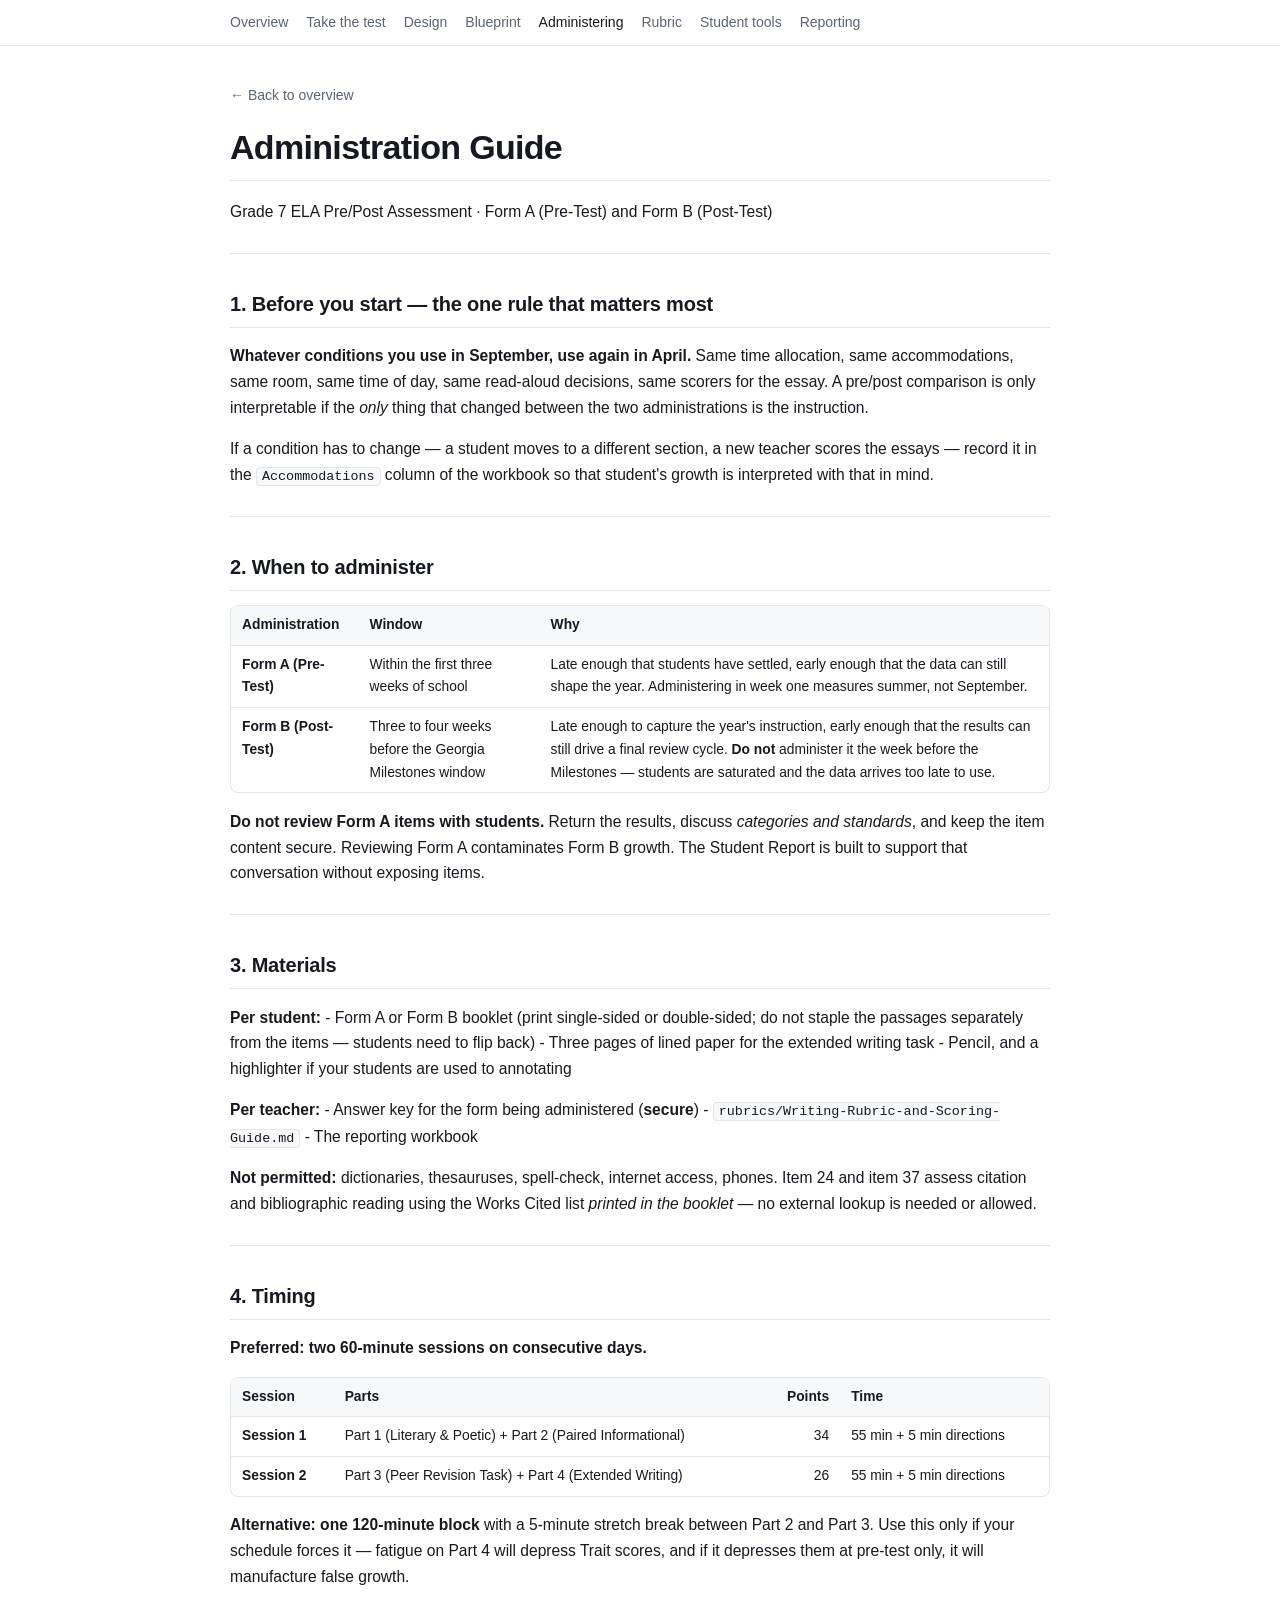
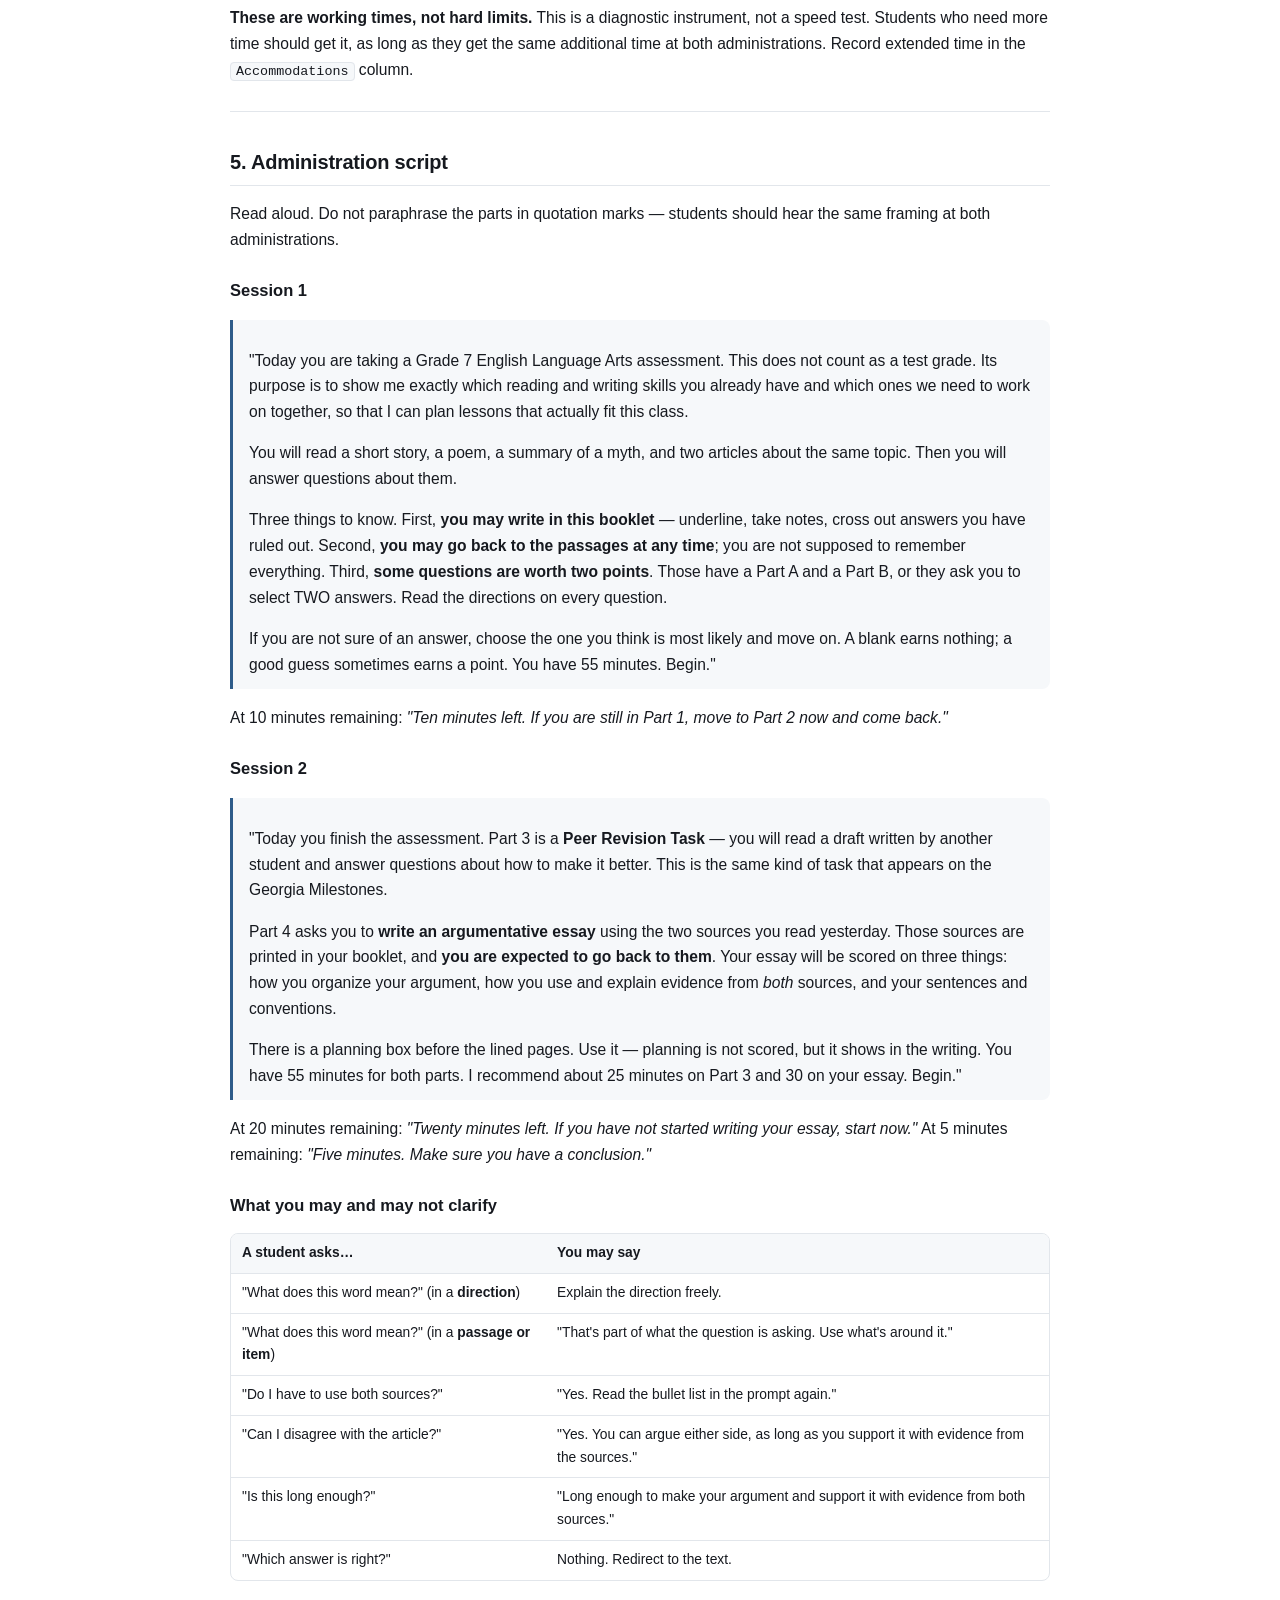
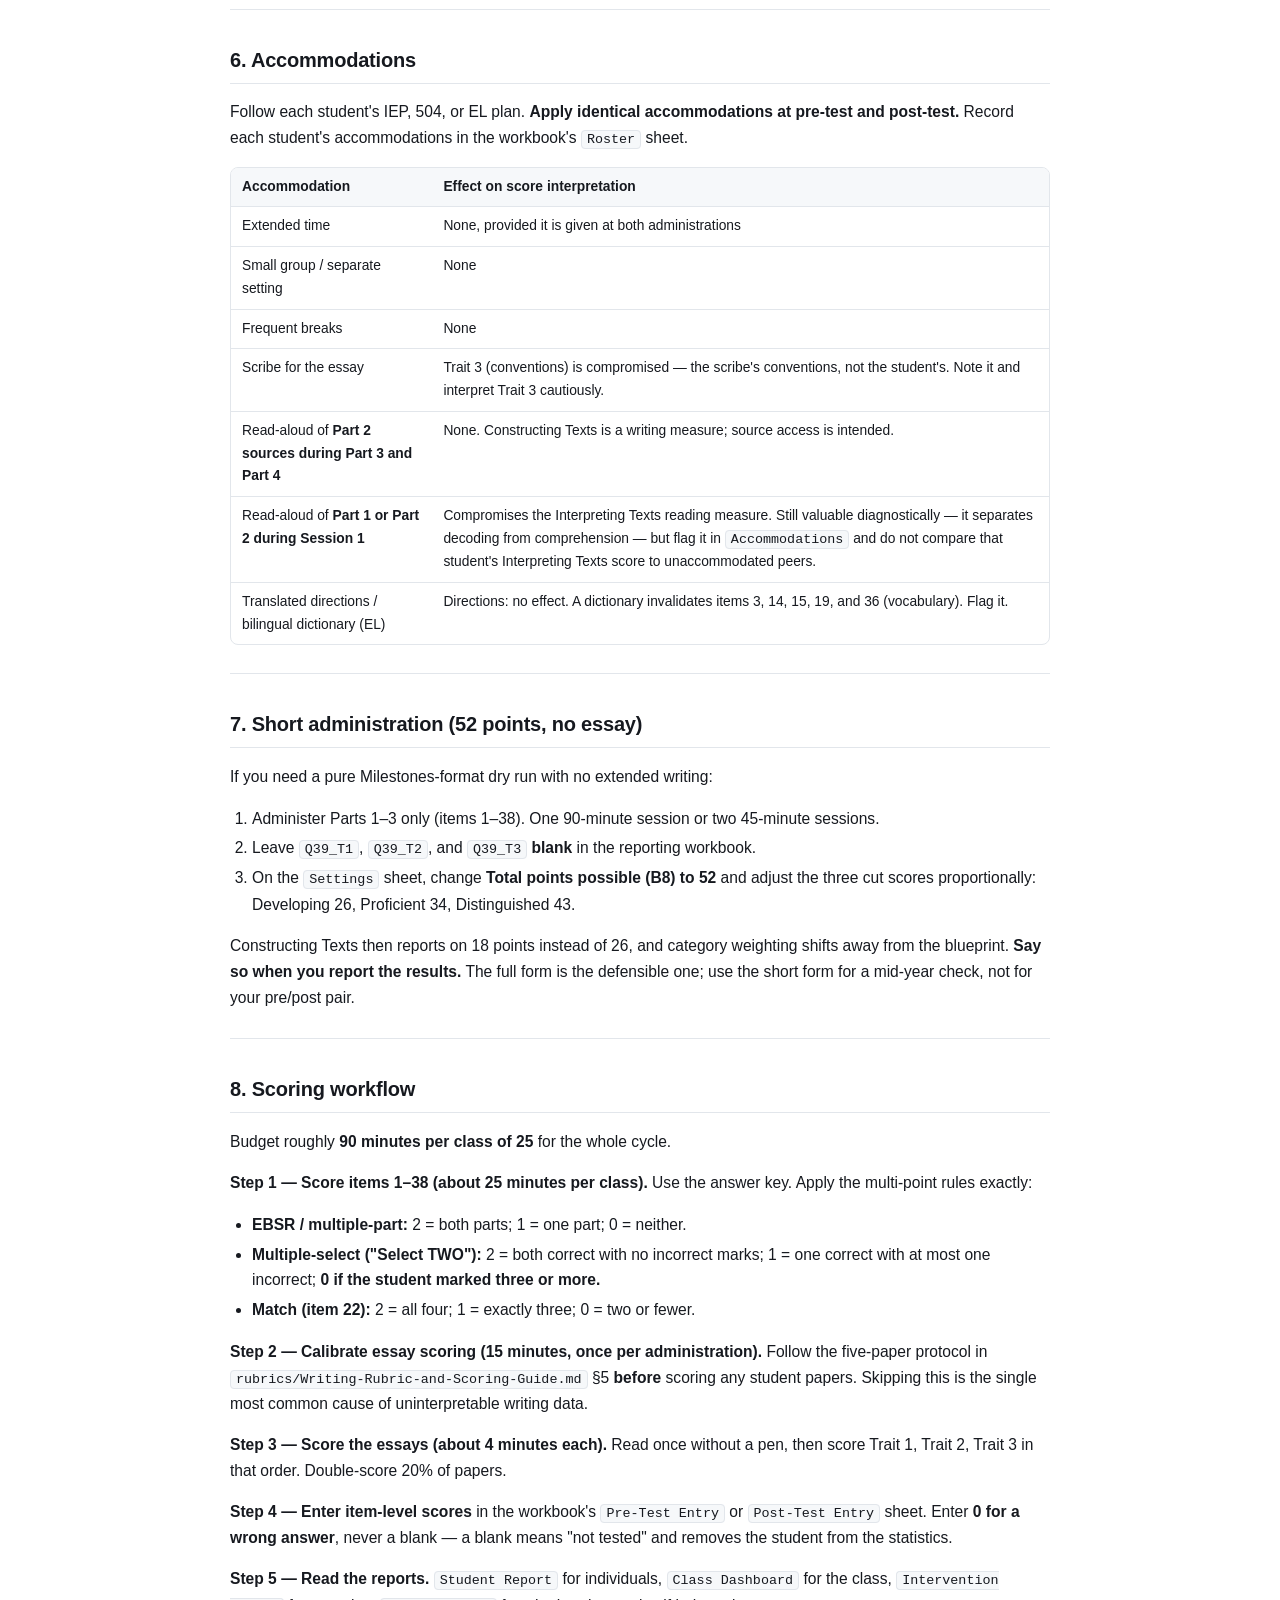
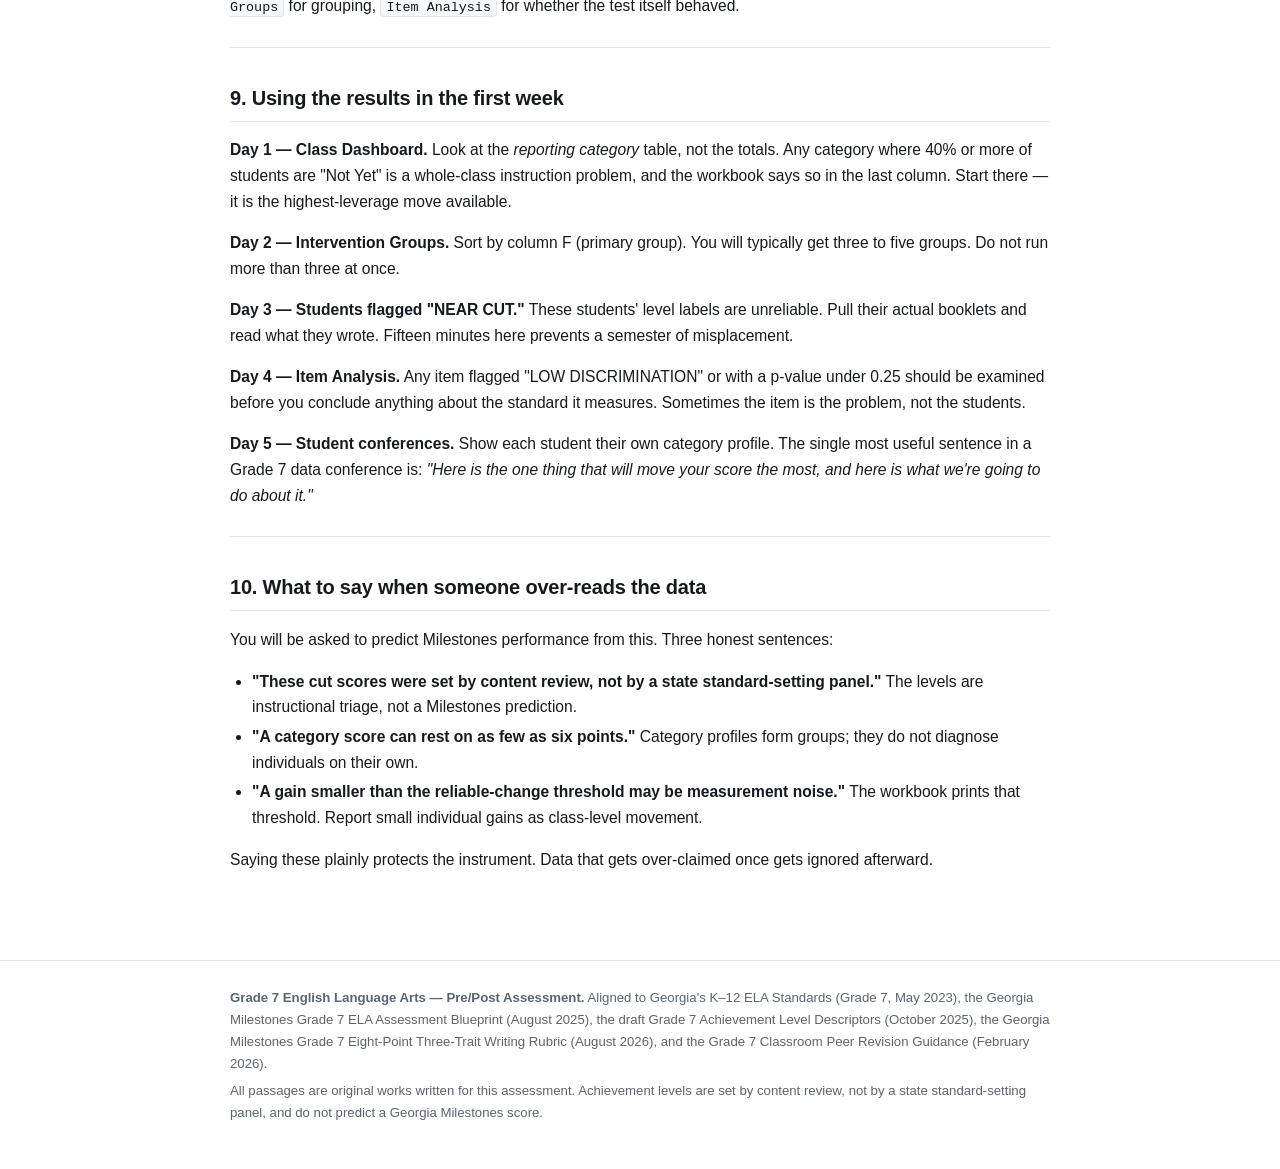
<file: guides/administration.html>
<!doctype html>
<html lang="en">
<head>
<meta charset="utf-8">
<meta name="viewport" content="width=device-width,initial-scale=1">
<title>Administration guide · Grade 7 ELA Pre/Post</title>
<meta name="description" content="A blueprint-faithful Grade 7 ELA pre/post assessment aligned to Georgia's K-12 ELA Standards and the Georgia Milestones Grade 7 ELA blueprint.">
<meta name="robots" content="noindex">
<link rel="stylesheet" href="../assets/site.css">
</head>
<body>

<nav class="nav"><div class="wrap"><a href="../index.html">Overview</a><a href="../Grade-7-ELA-Pre-Post.html">Take the test</a><a href="../guides/design-notes.html">Design</a><a href="../guides/blueprint-matrix.html">Blueprint</a><a href="../guides/administration.html" class="on">Administering</a><a href="../guides/writing-rubric.html">Rubric</a><a href="../guides/student-checklist.html">Student tools</a><a href="../guides/reporting-setup.html">Reporting</a></div></nav>
<main><div class="wrap">
<a class="backlink" href="../index.html">← Back to overview</a><article class="doc"><h1>Administration Guide</h1>
<p>Grade 7 ELA Pre/Post Assessment · Form A (Pre-Test) and Form B (Post-Test)</p>
<hr />
<h2>1. Before you start — the one rule that matters most</h2>
<p><strong>Whatever conditions you use in September, use again in April.</strong> Same time allocation, same accommodations, same room, same time of day, same read-aloud decisions, same scorers for the essay. A pre/post comparison is only interpretable if the <em>only</em> thing that changed between the two administrations is the instruction.</p>
<p>If a condition has to change — a student moves to a different section, a new teacher scores the essays — record it in the <code>Accommodations</code> column of the workbook so that student's growth is interpreted with that in mind.</p>
<hr />
<h2>2. When to administer</h2>
<div class="table-scroll"><table>
<thead>
<tr>
<th>Administration</th>
<th>Window</th>
<th>Why</th>
</tr>
</thead>
<tbody>
<tr>
<td><strong>Form A (Pre-Test)</strong></td>
<td>Within the first three weeks of school</td>
<td>Late enough that students have settled, early enough that the data can still shape the year. Administering in week one measures summer, not September.</td>
</tr>
<tr>
<td><strong>Form B (Post-Test)</strong></td>
<td>Three to four weeks before the Georgia Milestones window</td>
<td>Late enough to capture the year's instruction, early enough that the results can still drive a final review cycle. <strong>Do not</strong> administer it the week before the Milestones — students are saturated and the data arrives too late to use.</td>
</tr>
</tbody>
</table></div>
<p><strong>Do not review Form A items with students.</strong> Return the results, discuss <em>categories and standards</em>, and keep the item content secure. Reviewing Form A contaminates Form B growth. The Student Report is built to support that conversation without exposing items.</p>
<hr />
<h2>3. Materials</h2>
<p><strong>Per student:</strong>
- Form A or Form B booklet (print single-sided or double-sided; do not staple the passages separately from the items — students need to flip back)
- Three pages of lined paper for the extended writing task
- Pencil, and a highlighter if your students are used to annotating</p>
<p><strong>Per teacher:</strong>
- Answer key for the form being administered (<strong>secure</strong>)
- <code>rubrics/Writing-Rubric-and-Scoring-Guide.md</code>
- The reporting workbook</p>
<p><strong>Not permitted:</strong> dictionaries, thesauruses, spell-check, internet access, phones. Item 24 and item 37 assess citation and bibliographic reading using the Works Cited list <em>printed in the booklet</em> — no external lookup is needed or allowed.</p>
<hr />
<h2>4. Timing</h2>
<p><strong>Preferred: two 60-minute sessions on consecutive days.</strong></p>
<div class="table-scroll"><table>
<thead>
<tr>
<th>Session</th>
<th>Parts</th>
<th style="text-align: right;">Points</th>
<th>Time</th>
</tr>
</thead>
<tbody>
<tr>
<td><strong>Session 1</strong></td>
<td>Part 1 (Literary &amp; Poetic) + Part 2 (Paired Informational)</td>
<td style="text-align: right;">34</td>
<td>55 min + 5 min directions</td>
</tr>
<tr>
<td><strong>Session 2</strong></td>
<td>Part 3 (Peer Revision Task) + Part 4 (Extended Writing)</td>
<td style="text-align: right;">26</td>
<td>55 min + 5 min directions</td>
</tr>
</tbody>
</table></div>
<p><strong>Alternative: one 120-minute block</strong> with a 5-minute stretch break between Part 2 and Part 3. Use this only if your schedule forces it — fatigue on Part 4 will depress Trait scores, and if it depresses them at pre-test only, it will manufacture false growth.</p>
<p><strong>These are working times, not hard limits.</strong> This is a diagnostic instrument, not a speed test. Students who need more time should get it, as long as they get the same additional time at both administrations. Record extended time in the <code>Accommodations</code> column.</p>
<hr />
<h2>5. Administration script</h2>
<p>Read aloud. Do not paraphrase the parts in quotation marks — students should hear the same framing at both administrations.</p>
<h3>Session 1</h3>
<blockquote>
<p>"Today you are taking a Grade 7 English Language Arts assessment. This does not count as a test grade. Its purpose is to show me exactly which reading and writing skills you already have and which ones we need to work on together, so that I can plan lessons that actually fit this class.</p>
<p>You will read a short story, a poem, a summary of a myth, and two articles about the same topic. Then you will answer questions about them.</p>
<p>Three things to know. First, <strong>you may write in this booklet</strong> — underline, take notes, cross out answers you have ruled out. Second, <strong>you may go back to the passages at any time</strong>; you are not supposed to remember everything. Third, <strong>some questions are worth two points</strong>. Those have a Part A and a Part B, or they ask you to select TWO answers. Read the directions on every question.</p>
<p>If you are not sure of an answer, choose the one you think is most likely and move on. A blank earns nothing; a good guess sometimes earns a point. You have 55 minutes. Begin."</p>
</blockquote>
<p>At 10 minutes remaining: <em>"Ten minutes left. If you are still in Part 1, move to Part 2 now and come back."</em></p>
<h3>Session 2</h3>
<blockquote>
<p>"Today you finish the assessment. Part 3 is a <strong>Peer Revision Task</strong> — you will read a draft written by another student and answer questions about how to make it better. This is the same kind of task that appears on the Georgia Milestones.</p>
<p>Part 4 asks you to <strong>write an argumentative essay</strong> using the two sources you read yesterday. Those sources are printed in your booklet, and <strong>you are expected to go back to them</strong>. Your essay will be scored on three things: how you organize your argument, how you use and explain evidence from <em>both</em> sources, and your sentences and conventions.</p>
<p>There is a planning box before the lined pages. Use it — planning is not scored, but it shows in the writing. You have 55 minutes for both parts. I recommend about 25 minutes on Part 3 and 30 on your essay. Begin."</p>
</blockquote>
<p>At 20 minutes remaining: <em>"Twenty minutes left. If you have not started writing your essay, start now."</em>
At 5 minutes remaining: <em>"Five minutes. Make sure you have a conclusion."</em></p>
<h3>What you may and may not clarify</h3>
<div class="table-scroll"><table>
<thead>
<tr>
<th>A student asks…</th>
<th>You may say</th>
</tr>
</thead>
<tbody>
<tr>
<td>"What does this word mean?" (in a <strong>direction</strong>)</td>
<td>Explain the direction freely.</td>
</tr>
<tr>
<td>"What does this word mean?" (in a <strong>passage or item</strong>)</td>
<td>"That's part of what the question is asking. Use what's around it."</td>
</tr>
<tr>
<td>"Do I have to use both sources?"</td>
<td>"Yes. Read the bullet list in the prompt again."</td>
</tr>
<tr>
<td>"Can I disagree with the article?"</td>
<td>"Yes. You can argue either side, as long as you support it with evidence from the sources."</td>
</tr>
<tr>
<td>"Is this long enough?"</td>
<td>"Long enough to make your argument and support it with evidence from both sources."</td>
</tr>
<tr>
<td>"Which answer is right?"</td>
<td>Nothing. Redirect to the text.</td>
</tr>
</tbody>
</table></div>
<hr />
<h2>6. Accommodations</h2>
<p>Follow each student's IEP, 504, or EL plan. <strong>Apply identical accommodations at pre-test and post-test.</strong> Record each student's accommodations in the workbook's <code>Roster</code> sheet.</p>
<div class="table-scroll"><table>
<thead>
<tr>
<th>Accommodation</th>
<th>Effect on score interpretation</th>
</tr>
</thead>
<tbody>
<tr>
<td>Extended time</td>
<td>None, provided it is given at both administrations</td>
</tr>
<tr>
<td>Small group / separate setting</td>
<td>None</td>
</tr>
<tr>
<td>Frequent breaks</td>
<td>None</td>
</tr>
<tr>
<td>Scribe for the essay</td>
<td>Trait 3 (conventions) is compromised — the scribe's conventions, not the student's. Note it and interpret Trait 3 cautiously.</td>
</tr>
<tr>
<td>Read-aloud of <strong>Part 2 sources during Part 3 and Part 4</strong></td>
<td>None. Constructing Texts is a writing measure; source access is intended.</td>
</tr>
<tr>
<td>Read-aloud of <strong>Part 1 or Part 2 during Session 1</strong></td>
<td>Compromises the Interpreting Texts reading measure. Still valuable diagnostically — it separates decoding from comprehension — but flag it in <code>Accommodations</code> and do not compare that student's Interpreting Texts score to unaccommodated peers.</td>
</tr>
<tr>
<td>Translated directions / bilingual dictionary (EL)</td>
<td>Directions: no effect. A dictionary invalidates items 3, 14, 15, 19, and 36 (vocabulary). Flag it.</td>
</tr>
</tbody>
</table></div>
<hr />
<h2>7. Short administration (52 points, no essay)</h2>
<p>If you need a pure Milestones-format dry run with no extended writing:</p>
<ol>
<li>Administer Parts 1–3 only (items 1–38). One 90-minute session or two 45-minute sessions.</li>
<li>Leave <code>Q39_T1</code>, <code>Q39_T2</code>, and <code>Q39_T3</code> <strong>blank</strong> in the reporting workbook.</li>
<li>On the <code>Settings</code> sheet, change <strong>Total points possible (B8) to 52</strong> and adjust the three cut scores proportionally: Developing 26, Proficient 34, Distinguished 43.</li>
</ol>
<p>Constructing Texts then reports on 18 points instead of 26, and category weighting shifts away from the blueprint. <strong>Say so when you report the results.</strong> The full form is the defensible one; use the short form for a mid-year check, not for your pre/post pair.</p>
<hr />
<h2>8. Scoring workflow</h2>
<p>Budget roughly <strong>90 minutes per class of 25</strong> for the whole cycle.</p>
<p><strong>Step 1 — Score items 1–38 (about 25 minutes per class).</strong> Use the answer key. Apply the multi-point rules exactly:</p>
<ul>
<li><strong>EBSR / multiple-part:</strong> 2 = both parts; 1 = one part; 0 = neither.</li>
<li><strong>Multiple-select ("Select TWO"):</strong> 2 = both correct with no incorrect marks; 1 = one correct with at most one incorrect; <strong>0 if the student marked three or more.</strong></li>
<li><strong>Match (item 22):</strong> 2 = all four; 1 = exactly three; 0 = two or fewer.</li>
</ul>
<p><strong>Step 2 — Calibrate essay scoring (15 minutes, once per administration).</strong> Follow the five-paper protocol in <code>rubrics/Writing-Rubric-and-Scoring-Guide.md</code> §5 <strong>before</strong> scoring any student papers. Skipping this is the single most common cause of uninterpretable writing data.</p>
<p><strong>Step 3 — Score the essays (about 4 minutes each).</strong> Read once without a pen, then score Trait 1, Trait 2, Trait 3 in that order. Double-score 20% of papers.</p>
<p><strong>Step 4 — Enter item-level scores</strong> in the workbook's <code>Pre-Test Entry</code> or <code>Post-Test Entry</code> sheet. Enter <strong>0 for a wrong answer</strong>, never a blank — a blank means "not tested" and removes the student from the statistics.</p>
<p><strong>Step 5 — Read the reports.</strong> <code>Student Report</code> for individuals, <code>Class Dashboard</code> for the class, <code>Intervention Groups</code> for grouping, <code>Item Analysis</code> for whether the test itself behaved.</p>
<hr />
<h2>9. Using the results in the first week</h2>
<p><strong>Day 1 — Class Dashboard.</strong> Look at the <em>reporting category</em> table, not the totals. Any category where 40% or more of students are "Not Yet" is a whole-class instruction problem, and the workbook says so in the last column. Start there — it is the highest-leverage move available.</p>
<p><strong>Day 2 — Intervention Groups.</strong> Sort by column F (primary group). You will typically get three to five groups. Do not run more than three at once.</p>
<p><strong>Day 3 — Students flagged "NEAR CUT."</strong> These students' level labels are unreliable. Pull their actual booklets and read what they wrote. Fifteen minutes here prevents a semester of misplacement.</p>
<p><strong>Day 4 — Item Analysis.</strong> Any item flagged "LOW DISCRIMINATION" or with a p-value under 0.25 should be examined before you conclude anything about the standard it measures. Sometimes the item is the problem, not the students.</p>
<p><strong>Day 5 — Student conferences.</strong> Show each student their own category profile. The single most useful sentence in a Grade 7 data conference is: <em>"Here is the one thing that will move your score the most, and here is what we're going to do about it."</em></p>
<hr />
<h2>10. What to say when someone over-reads the data</h2>
<p>You will be asked to predict Milestones performance from this. Three honest sentences:</p>
<ul>
<li><strong>"These cut scores were set by content review, not by a state standard-setting panel."</strong> The levels are instructional triage, not a Milestones prediction.</li>
<li><strong>"A category score can rest on as few as six points."</strong> Category profiles form groups; they do not diagnose individuals on their own.</li>
<li><strong>"A gain smaller than the reliable-change threshold may be measurement noise."</strong> The workbook prints that threshold. Report small individual gains as class-level movement.</li>
</ul>
<p>Saying these plainly protects the instrument. Data that gets over-claimed once gets ignored afterward.</p></article>
</div></main>
<footer><div class="wrap">
<p><strong>Grade 7 English Language Arts — Pre/Post Assessment.</strong> Aligned to Georgia's K–12 ELA Standards (Grade 7, May 2023), the Georgia Milestones Grade 7 ELA Assessment Blueprint (August 2025), the draft Grade 7 Achievement Level Descriptors (October 2025), the Georgia Milestones Grade 7 Eight-Point Three-Trait Writing Rubric (August 2026), and the Grade 7 Classroom Peer Revision Guidance (February 2026).</p>
<p>All passages are original works written for this assessment. Achievement levels are set by content review, not by a state standard-setting panel, and do not predict a Georgia Milestones score.</p>
</div></footer>
</body>
</html>
</file>
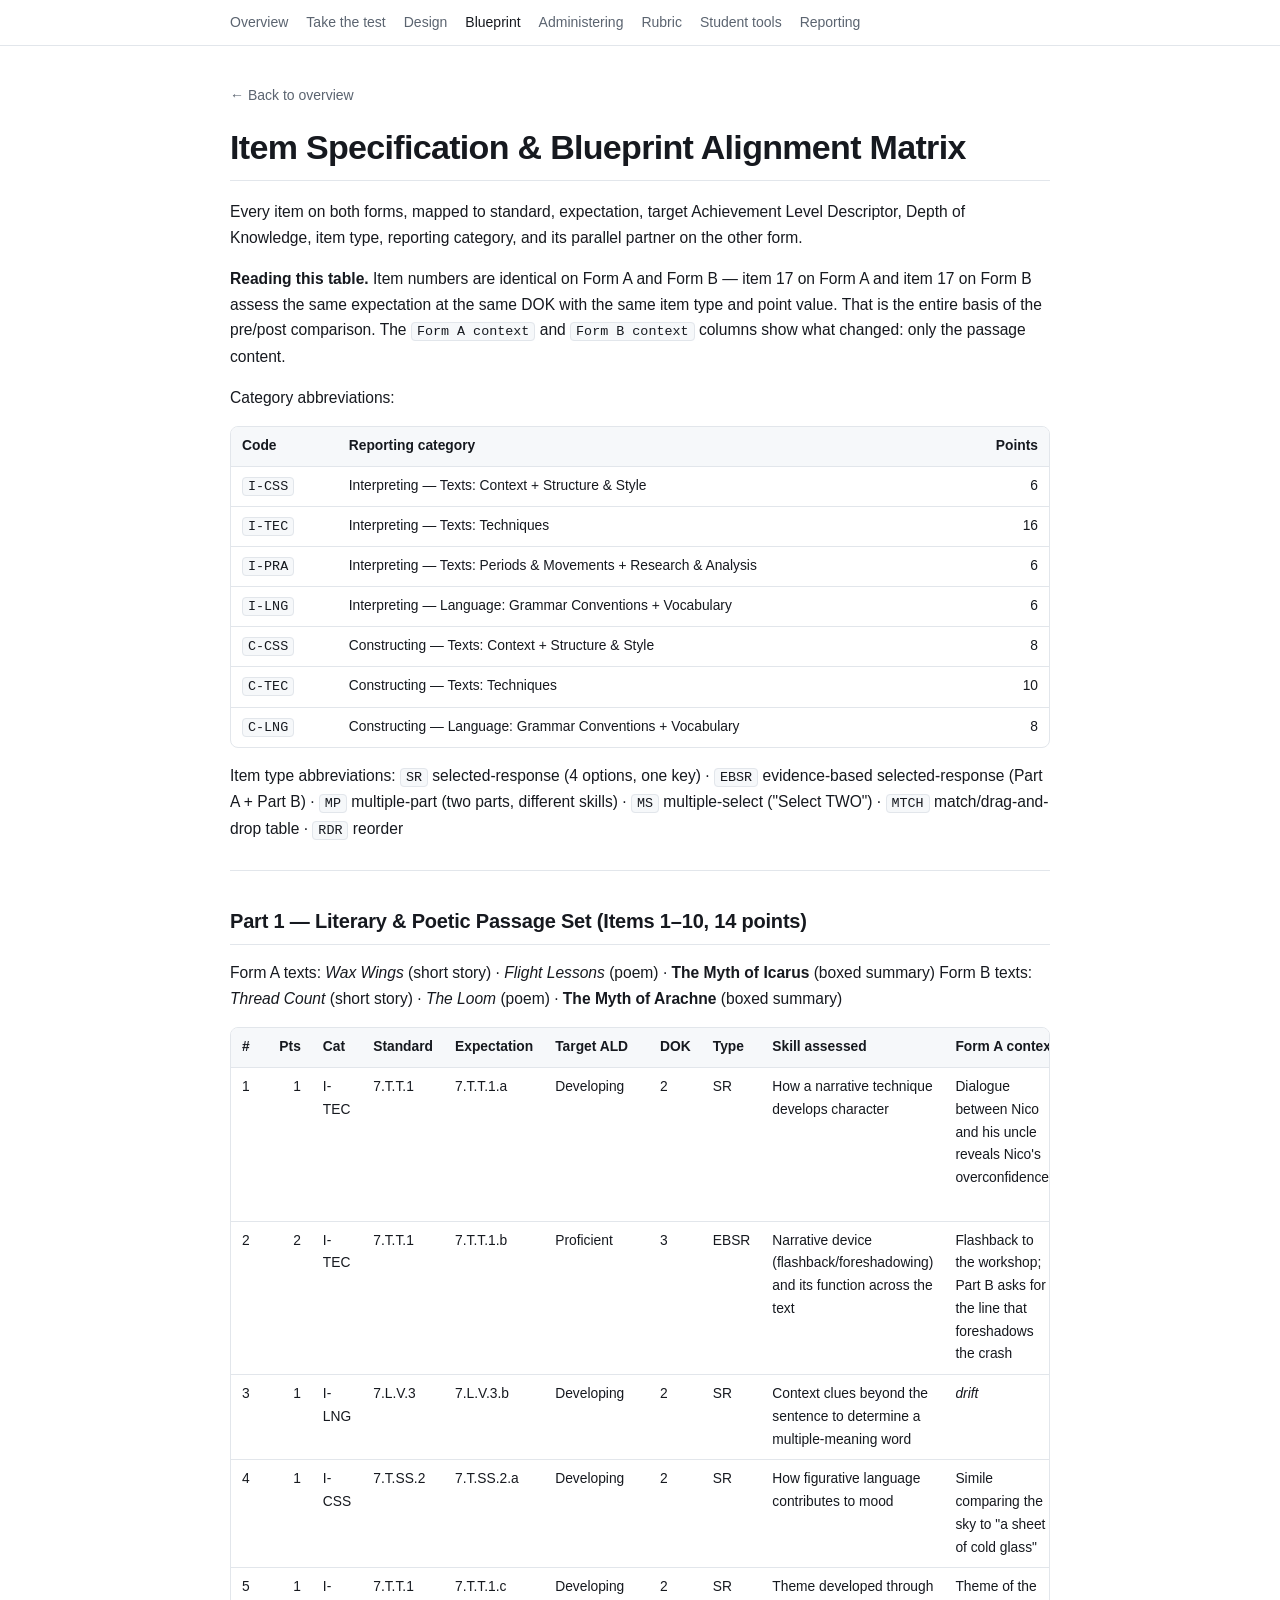
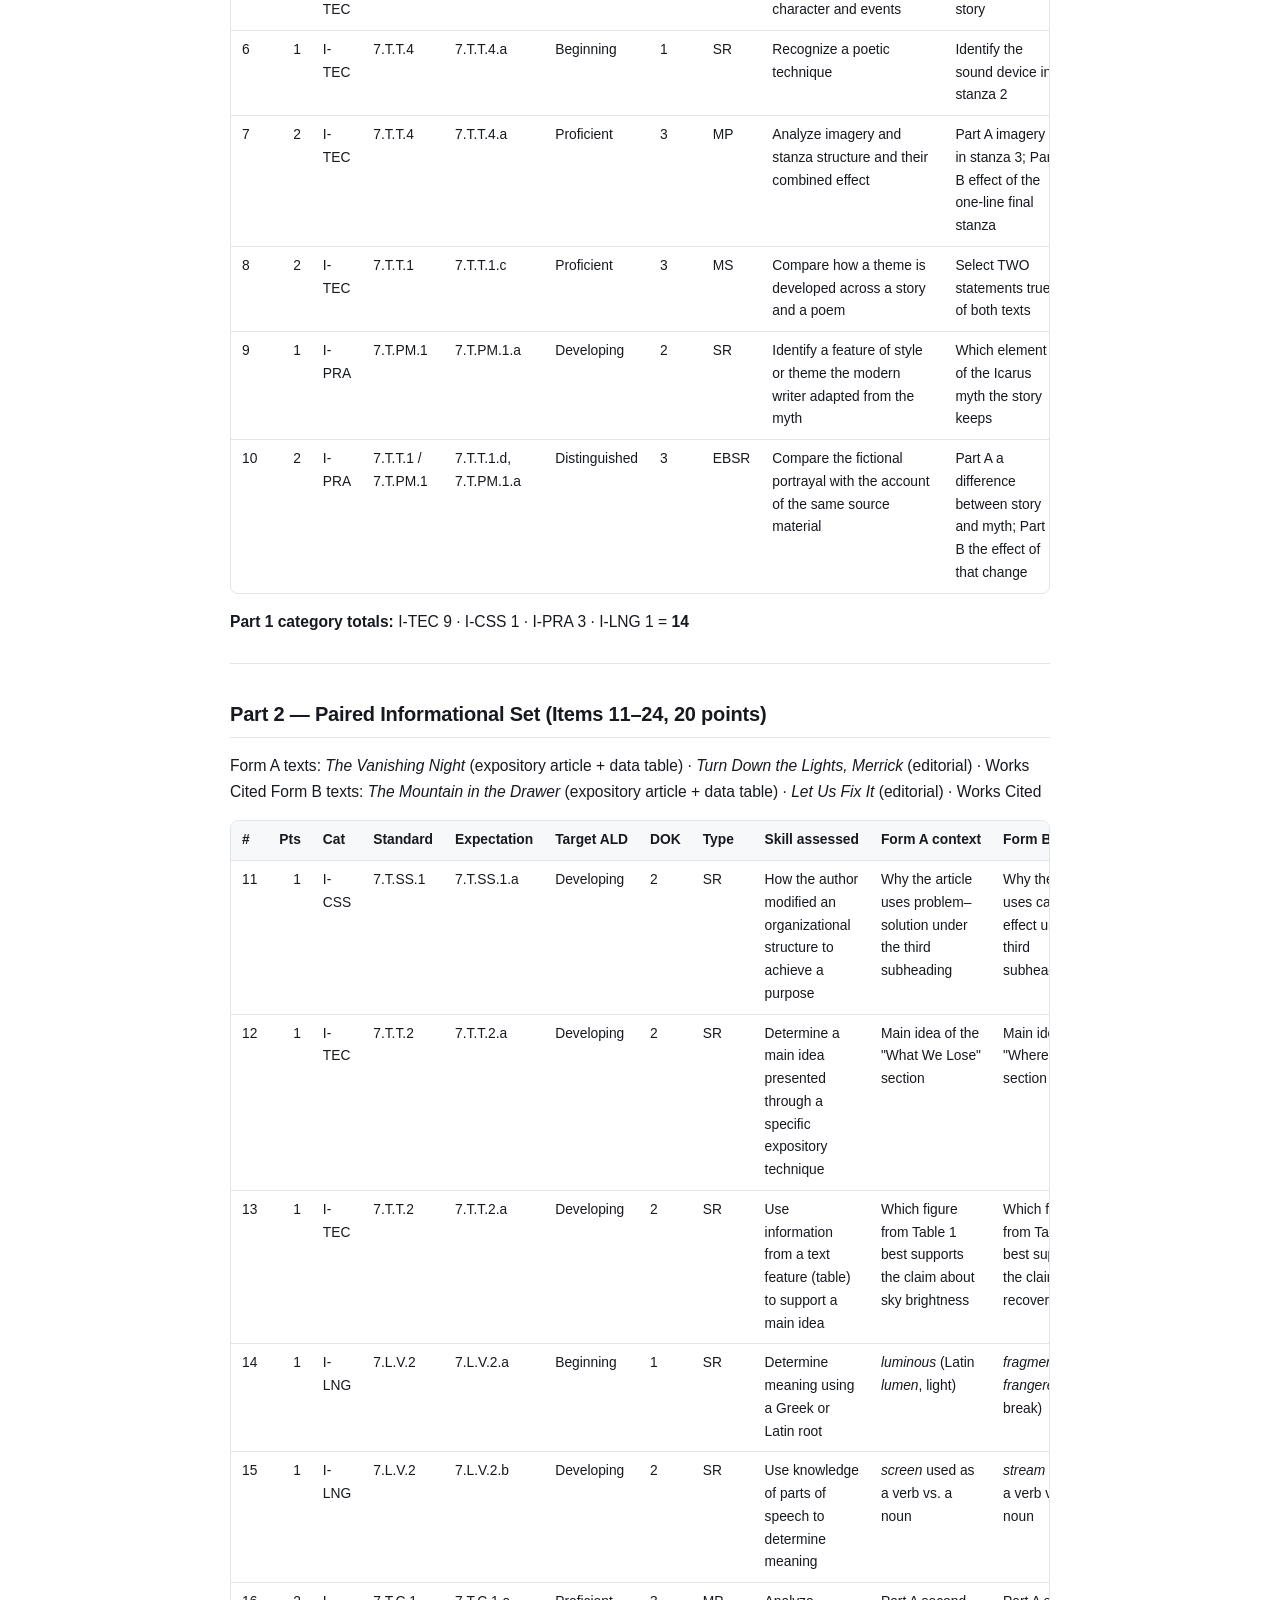
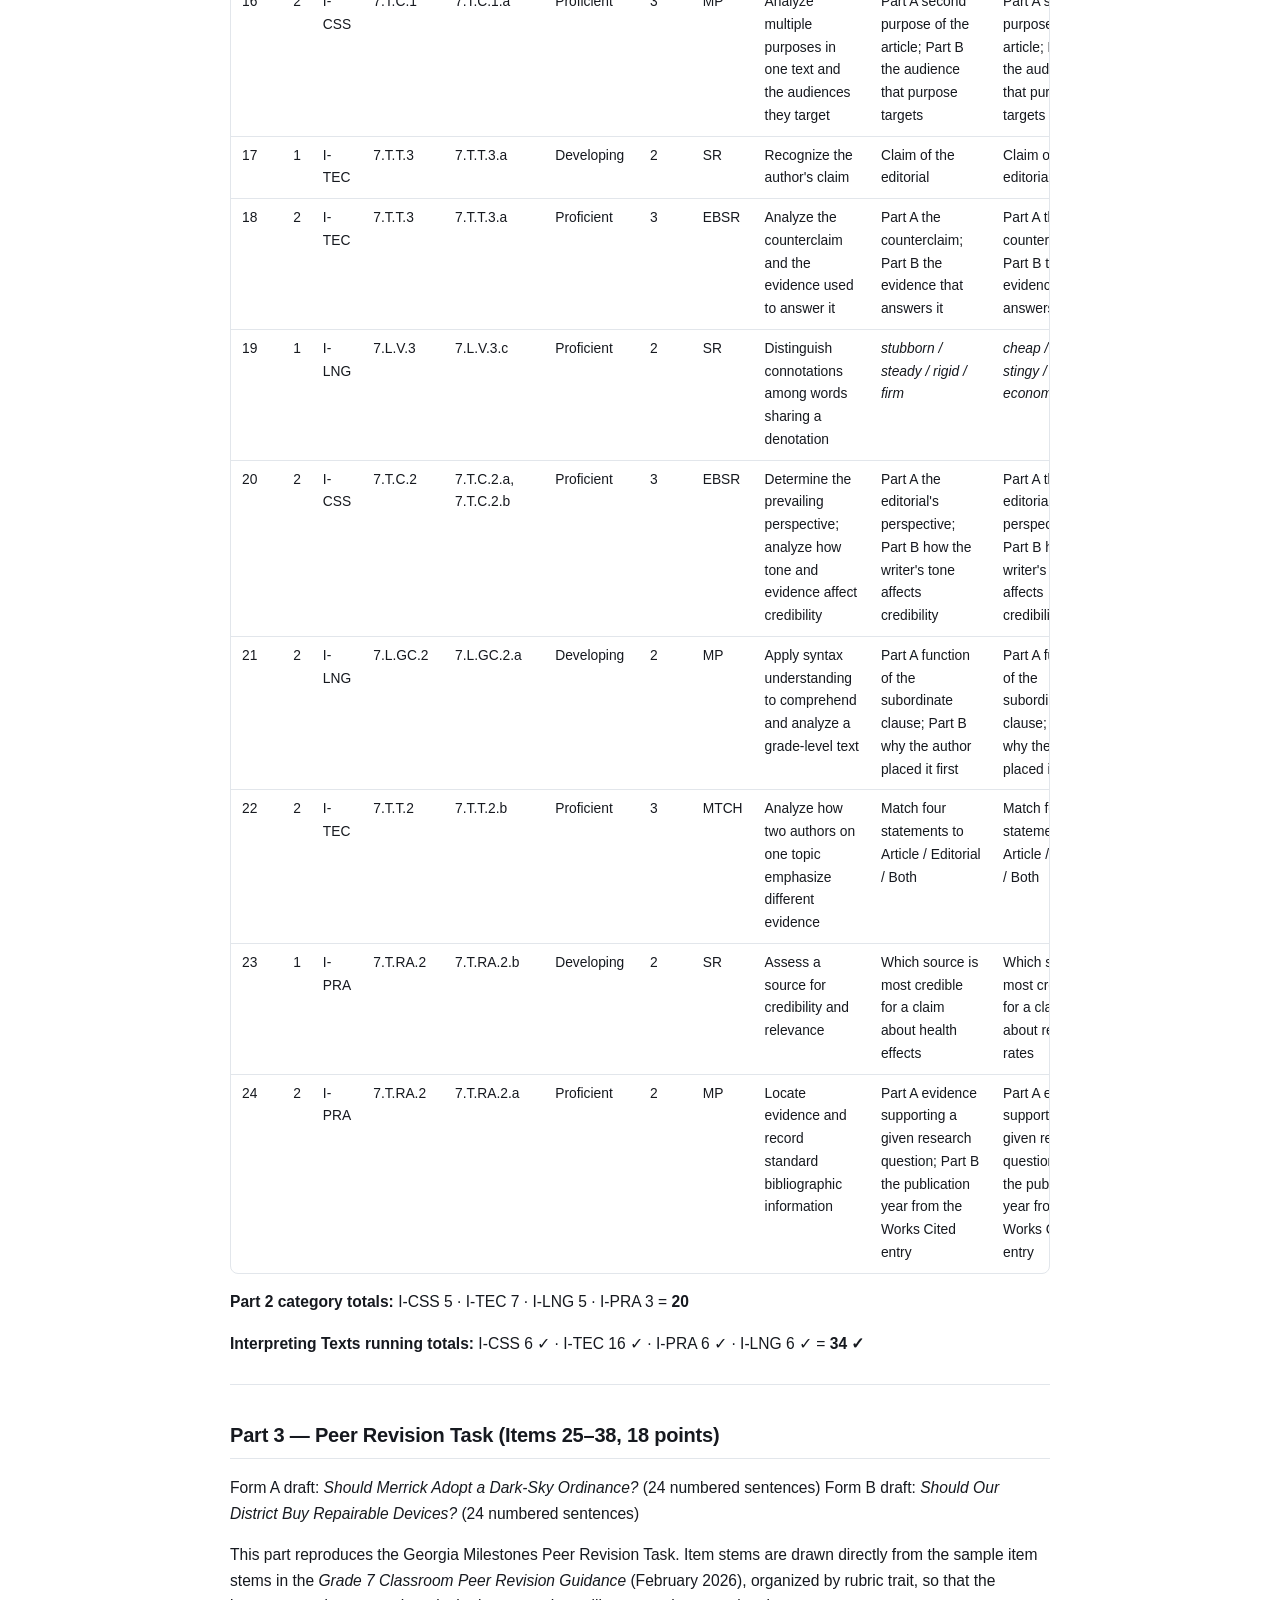
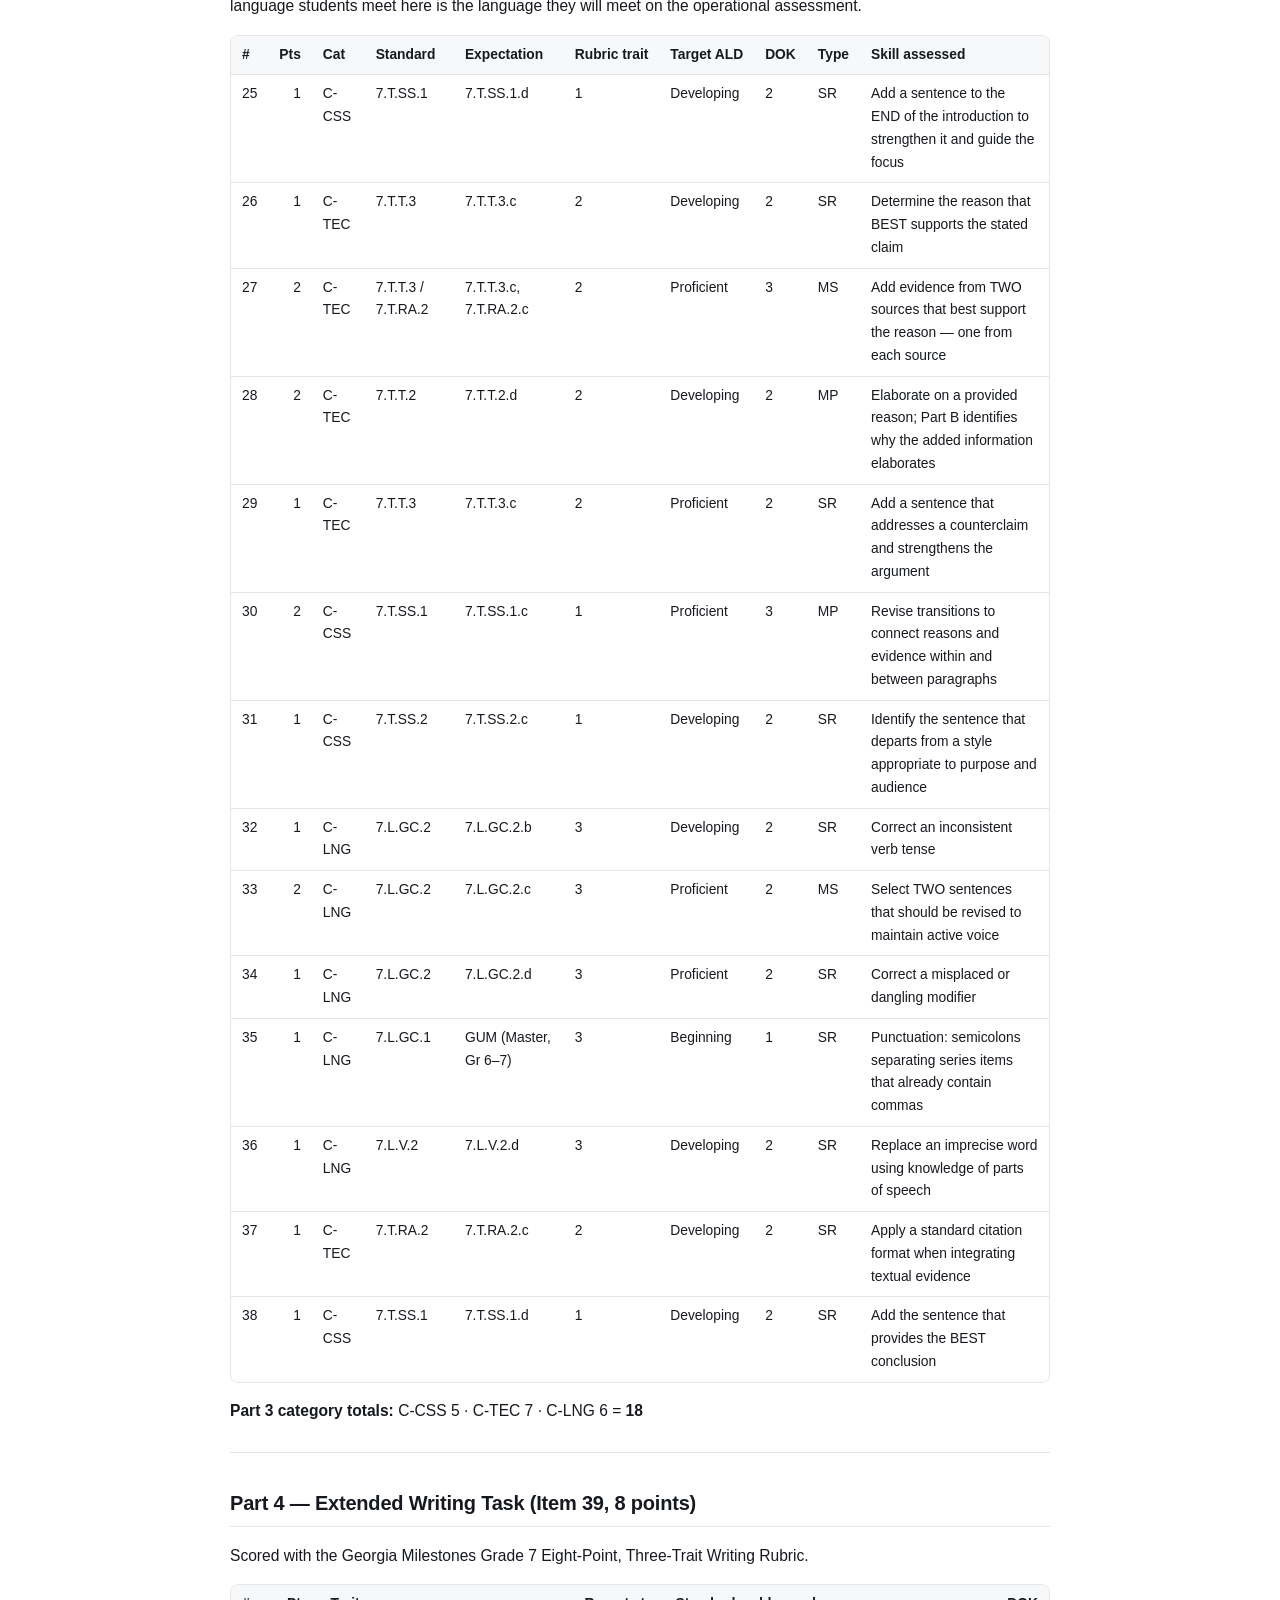
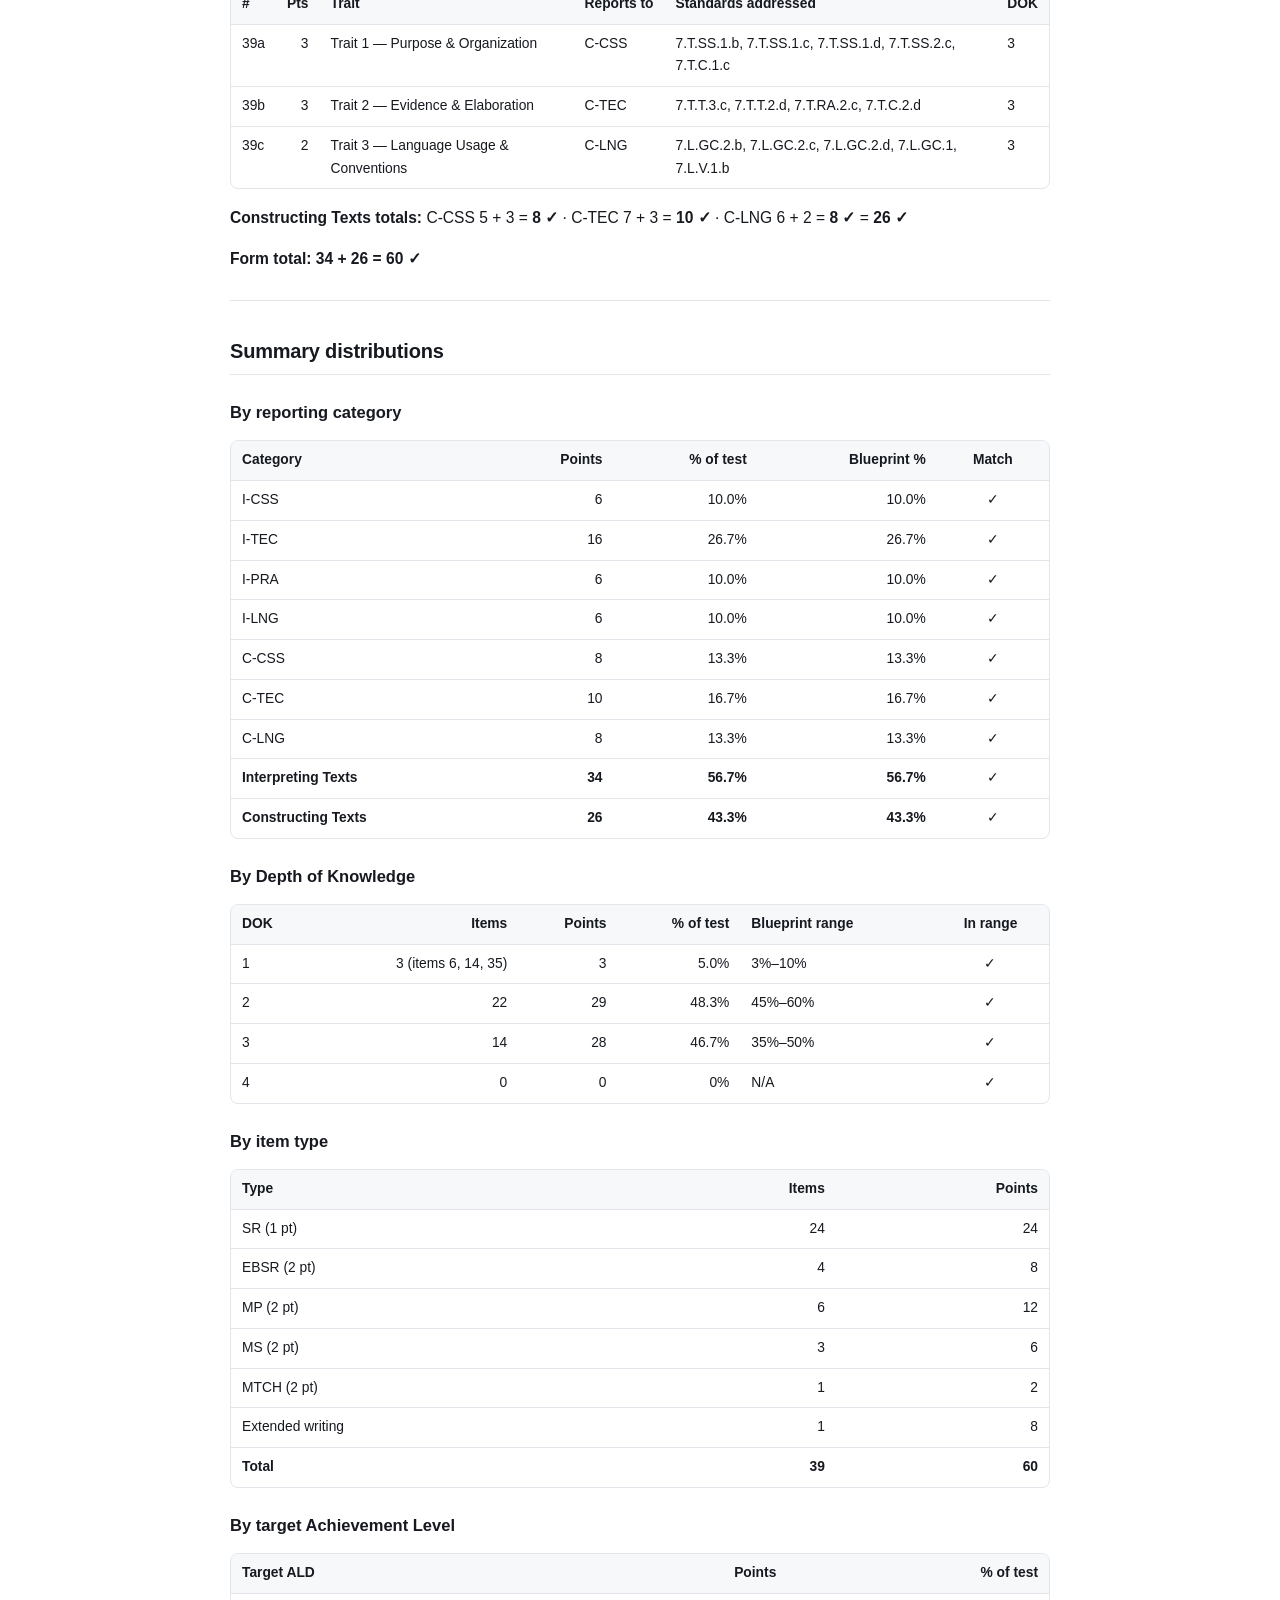
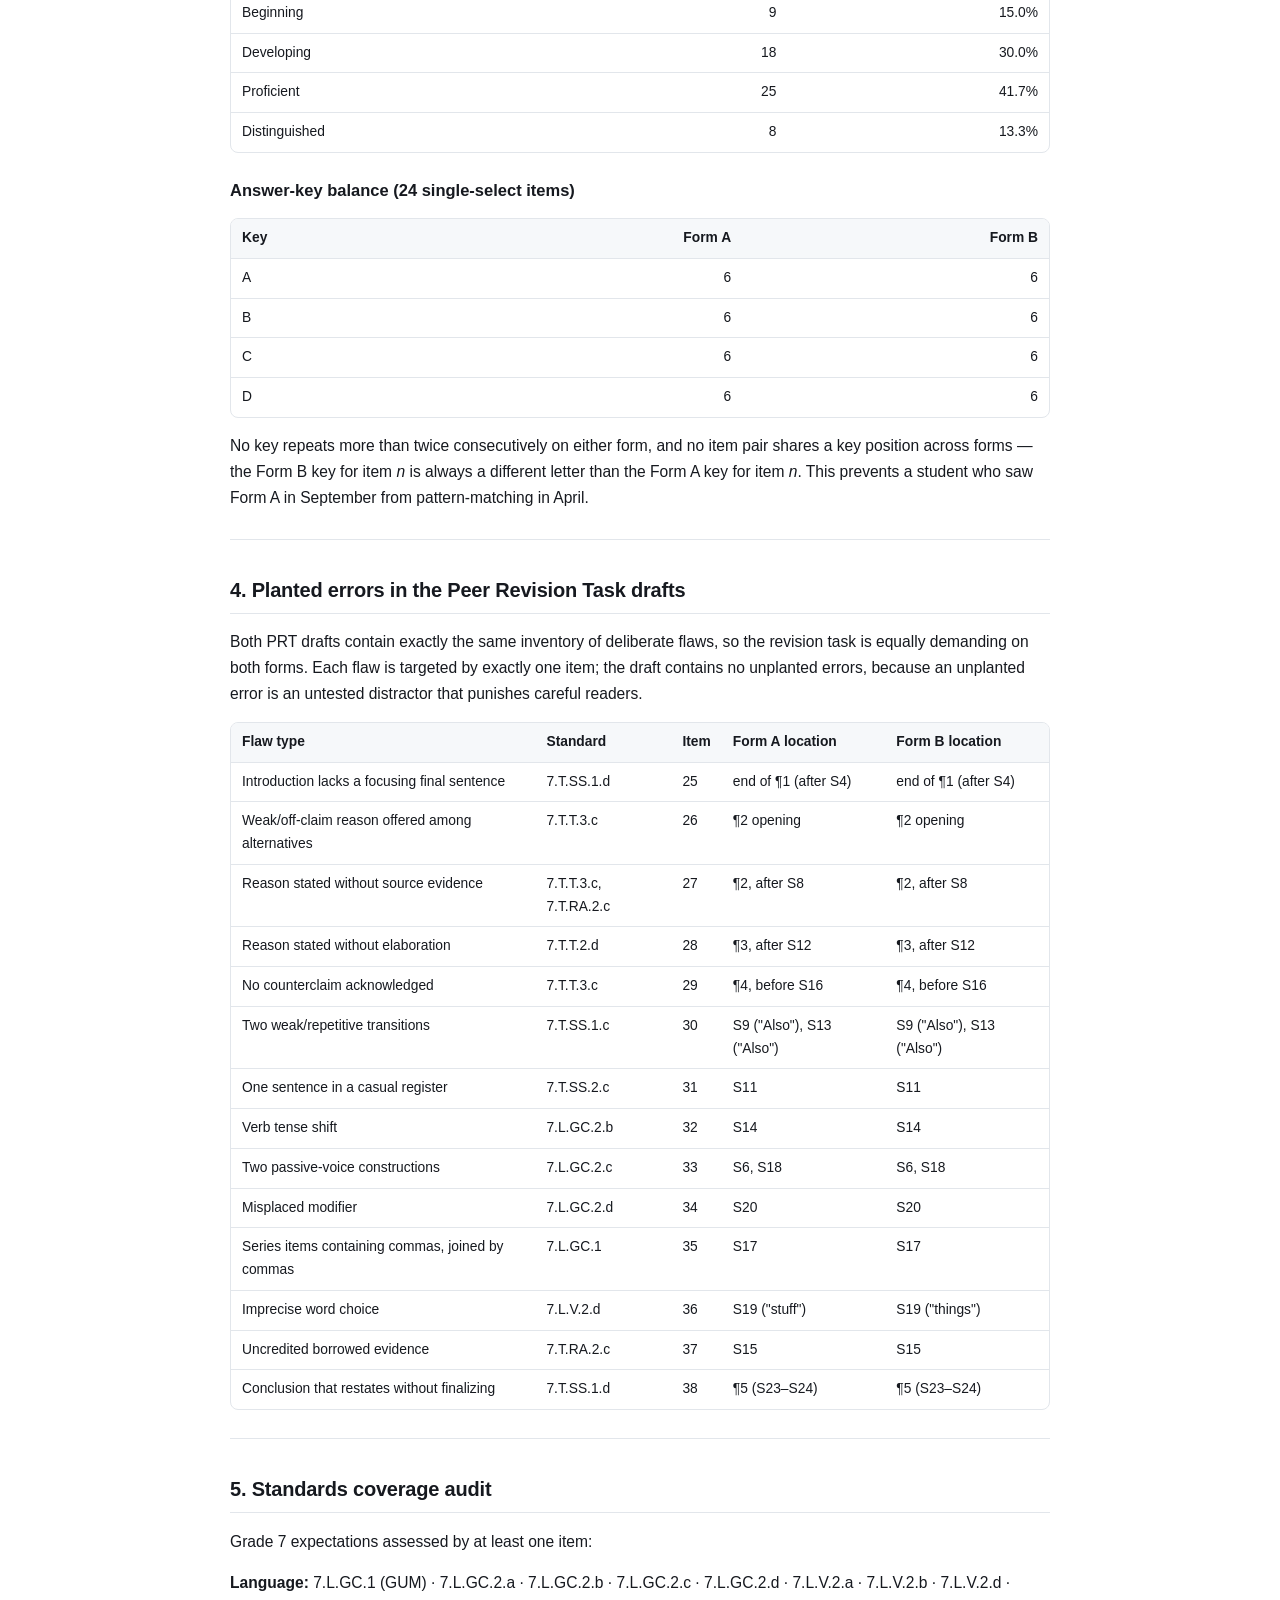
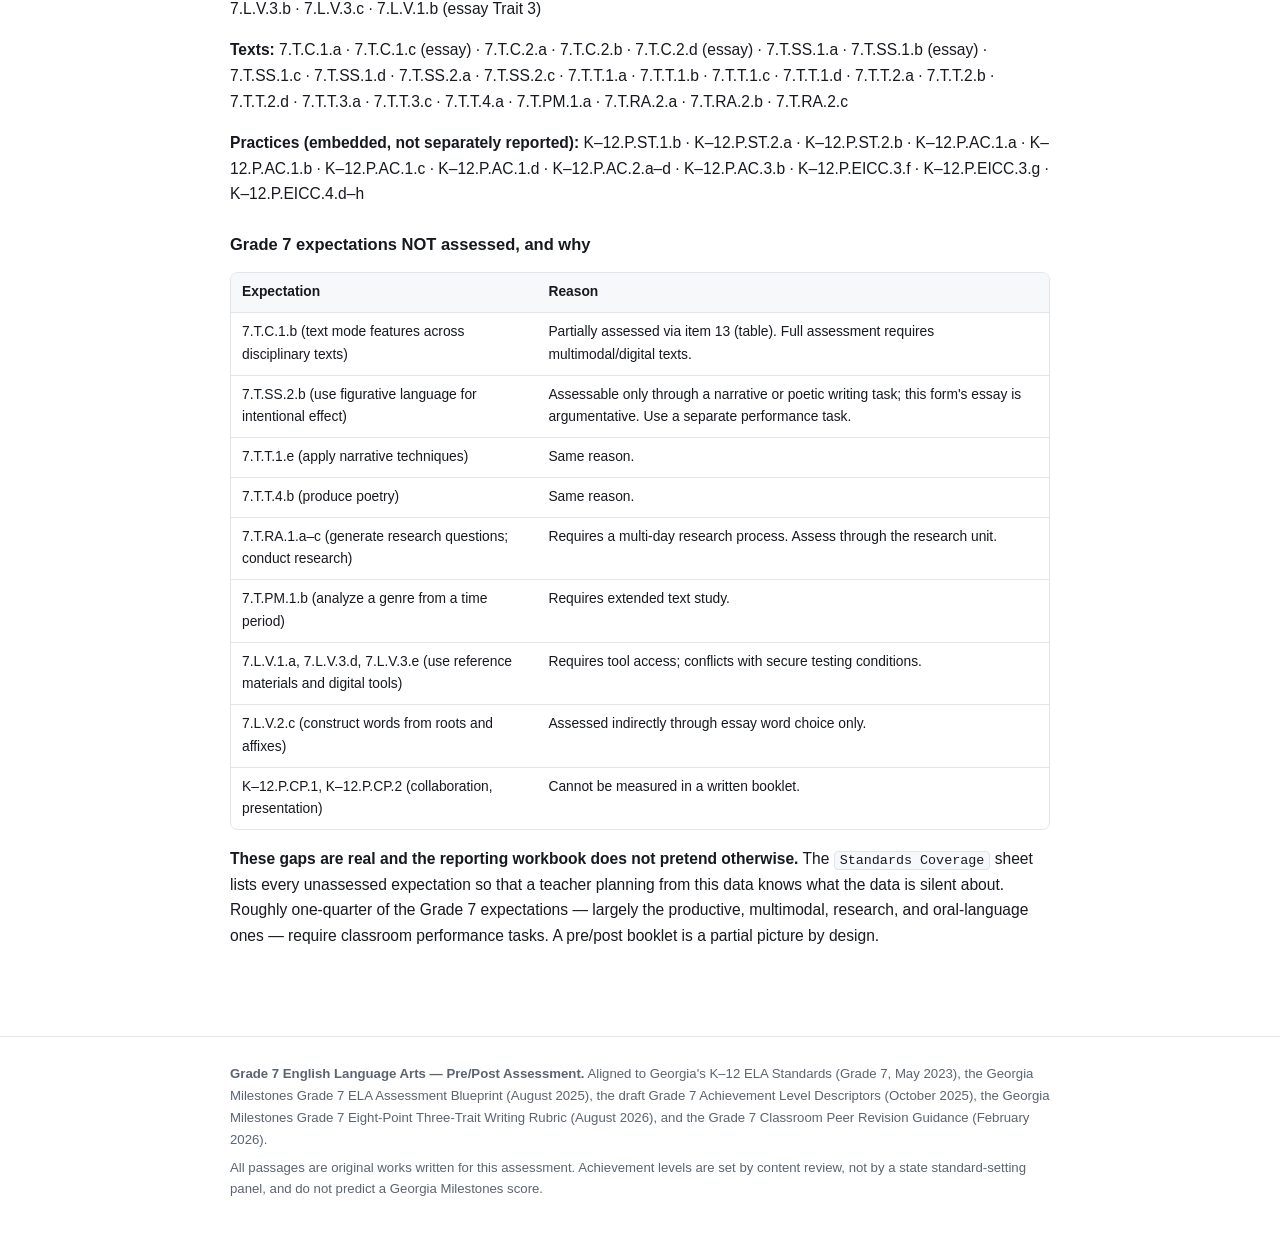
<file: guides/blueprint-matrix.html>
<!doctype html>
<html lang="en">
<head>
<meta charset="utf-8">
<meta name="viewport" content="width=device-width,initial-scale=1">
<title>Blueprint alignment matrix · Grade 7 ELA Pre/Post</title>
<meta name="description" content="A blueprint-faithful Grade 7 ELA pre/post assessment aligned to Georgia's K-12 ELA Standards and the Georgia Milestones Grade 7 ELA blueprint.">
<meta name="robots" content="noindex">
<link rel="stylesheet" href="../assets/site.css">
</head>
<body>

<nav class="nav"><div class="wrap"><a href="../index.html">Overview</a><a href="../Grade-7-ELA-Pre-Post.html">Take the test</a><a href="../guides/design-notes.html">Design</a><a href="../guides/blueprint-matrix.html" class="on">Blueprint</a><a href="../guides/administration.html">Administering</a><a href="../guides/writing-rubric.html">Rubric</a><a href="../guides/student-checklist.html">Student tools</a><a href="../guides/reporting-setup.html">Reporting</a></div></nav>
<main><div class="wrap">
<a class="backlink" href="../index.html">← Back to overview</a><article class="doc"><h1>Item Specification &amp; Blueprint Alignment Matrix</h1>
<p>Every item on both forms, mapped to standard, expectation, target Achievement Level Descriptor, Depth of Knowledge, item type, reporting category, and its parallel partner on the other form.</p>
<p><strong>Reading this table.</strong> Item numbers are identical on Form A and Form B — item 17 on Form A and item 17 on Form B assess the same expectation at the same DOK with the same item type and point value. That is the entire basis of the pre/post comparison. The <code>Form A context</code> and <code>Form B context</code> columns show what changed: only the passage content.</p>
<p>Category abbreviations:</p>
<div class="table-scroll"><table>
<thead>
<tr>
<th>Code</th>
<th>Reporting category</th>
<th style="text-align: right;">Points</th>
</tr>
</thead>
<tbody>
<tr>
<td><code>I-CSS</code></td>
<td>Interpreting — Texts: Context + Structure &amp; Style</td>
<td style="text-align: right;">6</td>
</tr>
<tr>
<td><code>I-TEC</code></td>
<td>Interpreting — Texts: Techniques</td>
<td style="text-align: right;">16</td>
</tr>
<tr>
<td><code>I-PRA</code></td>
<td>Interpreting — Texts: Periods &amp; Movements + Research &amp; Analysis</td>
<td style="text-align: right;">6</td>
</tr>
<tr>
<td><code>I-LNG</code></td>
<td>Interpreting — Language: Grammar Conventions + Vocabulary</td>
<td style="text-align: right;">6</td>
</tr>
<tr>
<td><code>C-CSS</code></td>
<td>Constructing — Texts: Context + Structure &amp; Style</td>
<td style="text-align: right;">8</td>
</tr>
<tr>
<td><code>C-TEC</code></td>
<td>Constructing — Texts: Techniques</td>
<td style="text-align: right;">10</td>
</tr>
<tr>
<td><code>C-LNG</code></td>
<td>Constructing — Language: Grammar Conventions + Vocabulary</td>
<td style="text-align: right;">8</td>
</tr>
</tbody>
</table></div>
<p>Item type abbreviations: <code>SR</code> selected-response (4 options, one key) · <code>EBSR</code> evidence-based selected-response (Part A + Part B) · <code>MP</code> multiple-part (two parts, different skills) · <code>MS</code> multiple-select ("Select TWO") · <code>MTCH</code> match/drag-and-drop table · <code>RDR</code> reorder</p>
<hr />
<h2>Part 1 — Literary &amp; Poetic Passage Set (Items 1–10, 14 points)</h2>
<p>Form A texts: <em>Wax Wings</em> (short story) · <em>Flight Lessons</em> (poem) · <strong>The Myth of Icarus</strong> (boxed summary)
Form B texts: <em>Thread Count</em> (short story) · <em>The Loom</em> (poem) · <strong>The Myth of Arachne</strong> (boxed summary)</p>
<div class="table-scroll"><table>
<thead>
<tr>
<th>#</th>
<th style="text-align: right;">Pts</th>
<th>Cat</th>
<th>Standard</th>
<th>Expectation</th>
<th>Target ALD</th>
<th>DOK</th>
<th>Type</th>
<th>Skill assessed</th>
<th>Form A context</th>
<th>Form B context</th>
</tr>
</thead>
<tbody>
<tr>
<td>1</td>
<td style="text-align: right;">1</td>
<td>I-TEC</td>
<td>7.T.T.1</td>
<td>7.T.T.1.a</td>
<td>Developing</td>
<td>2</td>
<td>SR</td>
<td>How a narrative technique develops character</td>
<td>Dialogue between Nico and his uncle reveals Nico's overconfidence</td>
<td>Dialogue between Talia and Mrs. Whitfield reveals Talia's pride</td>
</tr>
<tr>
<td>2</td>
<td style="text-align: right;">2</td>
<td>I-TEC</td>
<td>7.T.T.1</td>
<td>7.T.T.1.b</td>
<td>Proficient</td>
<td>3</td>
<td>EBSR</td>
<td>Narrative device (flashback/foreshadowing) and its function across the text</td>
<td>Flashback to the workshop; Part B asks for the line that foreshadows the crash</td>
<td>Flashback to the county fair; Part B asks for the line that foreshadows the unraveling</td>
</tr>
<tr>
<td>3</td>
<td style="text-align: right;">1</td>
<td>I-LNG</td>
<td>7.L.V.3</td>
<td>7.L.V.3.b</td>
<td>Developing</td>
<td>2</td>
<td>SR</td>
<td>Context clues beyond the sentence to determine a multiple-meaning word</td>
<td><em>drift</em></td>
<td><em>strain</em></td>
</tr>
<tr>
<td>4</td>
<td style="text-align: right;">1</td>
<td>I-CSS</td>
<td>7.T.SS.2</td>
<td>7.T.SS.2.a</td>
<td>Developing</td>
<td>2</td>
<td>SR</td>
<td>How figurative language contributes to mood</td>
<td>Simile comparing the sky to "a sheet of cold glass"</td>
<td>Metaphor calling the loom "a cage of light"</td>
</tr>
<tr>
<td>5</td>
<td style="text-align: right;">1</td>
<td>I-TEC</td>
<td>7.T.T.1</td>
<td>7.T.T.1.c</td>
<td>Developing</td>
<td>2</td>
<td>SR</td>
<td>Theme developed through character and events</td>
<td>Theme of the story</td>
<td>Theme of the story</td>
</tr>
<tr>
<td>6</td>
<td style="text-align: right;">1</td>
<td>I-TEC</td>
<td>7.T.T.4</td>
<td>7.T.T.4.a</td>
<td>Beginning</td>
<td>1</td>
<td>SR</td>
<td>Recognize a poetic technique</td>
<td>Identify the sound device in stanza 2</td>
<td>Identify the sound device in stanza 2</td>
</tr>
<tr>
<td>7</td>
<td style="text-align: right;">2</td>
<td>I-TEC</td>
<td>7.T.T.4</td>
<td>7.T.T.4.a</td>
<td>Proficient</td>
<td>3</td>
<td>MP</td>
<td>Analyze imagery and stanza structure and their combined effect</td>
<td>Part A imagery in stanza 3; Part B effect of the one-line final stanza</td>
<td>Part A imagery in stanza 3; Part B effect of the one-line final stanza</td>
</tr>
<tr>
<td>8</td>
<td style="text-align: right;">2</td>
<td>I-TEC</td>
<td>7.T.T.1</td>
<td>7.T.T.1.c</td>
<td>Proficient</td>
<td>3</td>
<td>MS</td>
<td>Compare how a theme is developed across a story and a poem</td>
<td>Select TWO statements true of both texts</td>
<td>Select TWO statements true of both texts</td>
</tr>
<tr>
<td>9</td>
<td style="text-align: right;">1</td>
<td>I-PRA</td>
<td>7.T.PM.1</td>
<td>7.T.PM.1.a</td>
<td>Developing</td>
<td>2</td>
<td>SR</td>
<td>Identify a feature of style or theme the modern writer adapted from the myth</td>
<td>Which element of the Icarus myth the story keeps</td>
<td>Which element of the Arachne myth the story keeps</td>
</tr>
<tr>
<td>10</td>
<td style="text-align: right;">2</td>
<td>I-PRA</td>
<td>7.T.T.1 / 7.T.PM.1</td>
<td>7.T.T.1.d, 7.T.PM.1.a</td>
<td>Distinguished</td>
<td>3</td>
<td>EBSR</td>
<td>Compare the fictional portrayal with the account of the same source material</td>
<td>Part A a difference between story and myth; Part B the effect of that change</td>
<td>Part A a difference between story and myth; Part B the effect of that change</td>
</tr>
</tbody>
</table></div>
<p><strong>Part 1 category totals:</strong> I-TEC 9 · I-CSS 1 · I-PRA 3 · I-LNG 1 = <strong>14</strong></p>
<hr />
<h2>Part 2 — Paired Informational Set (Items 11–24, 20 points)</h2>
<p>Form A texts: <em>The Vanishing Night</em> (expository article + data table) · <em>Turn Down the Lights, Merrick</em> (editorial) · Works Cited
Form B texts: <em>The Mountain in the Drawer</em> (expository article + data table) · <em>Let Us Fix It</em> (editorial) · Works Cited</p>
<div class="table-scroll"><table>
<thead>
<tr>
<th>#</th>
<th style="text-align: right;">Pts</th>
<th>Cat</th>
<th>Standard</th>
<th>Expectation</th>
<th>Target ALD</th>
<th>DOK</th>
<th>Type</th>
<th>Skill assessed</th>
<th>Form A context</th>
<th>Form B context</th>
</tr>
</thead>
<tbody>
<tr>
<td>11</td>
<td style="text-align: right;">1</td>
<td>I-CSS</td>
<td>7.T.SS.1</td>
<td>7.T.SS.1.a</td>
<td>Developing</td>
<td>2</td>
<td>SR</td>
<td>How the author modified an organizational structure to achieve a purpose</td>
<td>Why the article uses problem–solution under the third subheading</td>
<td>Why the article uses cause–effect under the third subheading</td>
</tr>
<tr>
<td>12</td>
<td style="text-align: right;">1</td>
<td>I-TEC</td>
<td>7.T.T.2</td>
<td>7.T.T.2.a</td>
<td>Developing</td>
<td>2</td>
<td>SR</td>
<td>Determine a main idea presented through a specific expository technique</td>
<td>Main idea of the "What We Lose" section</td>
<td>Main idea of the "Where It Goes" section</td>
</tr>
<tr>
<td>13</td>
<td style="text-align: right;">1</td>
<td>I-TEC</td>
<td>7.T.T.2</td>
<td>7.T.T.2.a</td>
<td>Developing</td>
<td>2</td>
<td>SR</td>
<td>Use information from a text feature (table) to support a main idea</td>
<td>Which figure from Table 1 best supports the claim about sky brightness</td>
<td>Which figure from Table 1 best supports the claim about recovery rates</td>
</tr>
<tr>
<td>14</td>
<td style="text-align: right;">1</td>
<td>I-LNG</td>
<td>7.L.V.2</td>
<td>7.L.V.2.a</td>
<td>Beginning</td>
<td>1</td>
<td>SR</td>
<td>Determine meaning using a Greek or Latin root</td>
<td><em>luminous</em> (Latin <em>lumen</em>, light)</td>
<td><em>fragment</em> (Latin <em>frangere</em>, to break)</td>
</tr>
<tr>
<td>15</td>
<td style="text-align: right;">1</td>
<td>I-LNG</td>
<td>7.L.V.2</td>
<td>7.L.V.2.b</td>
<td>Developing</td>
<td>2</td>
<td>SR</td>
<td>Use knowledge of parts of speech to determine meaning</td>
<td><em>screen</em> used as a verb vs. a noun</td>
<td><em>stream</em> used as a verb vs. a noun</td>
</tr>
<tr>
<td>16</td>
<td style="text-align: right;">2</td>
<td>I-CSS</td>
<td>7.T.C.1</td>
<td>7.T.C.1.a</td>
<td>Proficient</td>
<td>3</td>
<td>MP</td>
<td>Analyze multiple purposes in one text and the audiences they target</td>
<td>Part A second purpose of the article; Part B the audience that purpose targets</td>
<td>Part A second purpose of the article; Part B the audience that purpose targets</td>
</tr>
<tr>
<td>17</td>
<td style="text-align: right;">1</td>
<td>I-TEC</td>
<td>7.T.T.3</td>
<td>7.T.T.3.a</td>
<td>Developing</td>
<td>2</td>
<td>SR</td>
<td>Recognize the author's claim</td>
<td>Claim of the editorial</td>
<td>Claim of the editorial</td>
</tr>
<tr>
<td>18</td>
<td style="text-align: right;">2</td>
<td>I-TEC</td>
<td>7.T.T.3</td>
<td>7.T.T.3.a</td>
<td>Proficient</td>
<td>3</td>
<td>EBSR</td>
<td>Analyze the counterclaim and the evidence used to answer it</td>
<td>Part A the counterclaim; Part B the evidence that answers it</td>
<td>Part A the counterclaim; Part B the evidence that answers it</td>
</tr>
<tr>
<td>19</td>
<td style="text-align: right;">1</td>
<td>I-LNG</td>
<td>7.L.V.3</td>
<td>7.L.V.3.c</td>
<td>Proficient</td>
<td>2</td>
<td>SR</td>
<td>Distinguish connotations among words sharing a denotation</td>
<td><em>stubborn / steady / rigid / firm</em></td>
<td><em>cheap / thrifty / stingy / economical</em></td>
</tr>
<tr>
<td>20</td>
<td style="text-align: right;">2</td>
<td>I-CSS</td>
<td>7.T.C.2</td>
<td>7.T.C.2.a, 7.T.C.2.b</td>
<td>Proficient</td>
<td>3</td>
<td>EBSR</td>
<td>Determine the prevailing perspective; analyze how tone and evidence affect credibility</td>
<td>Part A the editorial's perspective; Part B how the writer's tone affects credibility</td>
<td>Part A the editorial's perspective; Part B how the writer's tone affects credibility</td>
</tr>
<tr>
<td>21</td>
<td style="text-align: right;">2</td>
<td>I-LNG</td>
<td>7.L.GC.2</td>
<td>7.L.GC.2.a</td>
<td>Developing</td>
<td>2</td>
<td>MP</td>
<td>Apply syntax understanding to comprehend and analyze a grade-level text</td>
<td>Part A function of the subordinate clause; Part B why the author placed it first</td>
<td>Part A function of the subordinate clause; Part B why the author placed it first</td>
</tr>
<tr>
<td>22</td>
<td style="text-align: right;">2</td>
<td>I-TEC</td>
<td>7.T.T.2</td>
<td>7.T.T.2.b</td>
<td>Proficient</td>
<td>3</td>
<td>MTCH</td>
<td>Analyze how two authors on one topic emphasize different evidence</td>
<td>Match four statements to Article / Editorial / Both</td>
<td>Match four statements to Article / Editorial / Both</td>
</tr>
<tr>
<td>23</td>
<td style="text-align: right;">1</td>
<td>I-PRA</td>
<td>7.T.RA.2</td>
<td>7.T.RA.2.b</td>
<td>Developing</td>
<td>2</td>
<td>SR</td>
<td>Assess a source for credibility and relevance</td>
<td>Which source is most credible for a claim about health effects</td>
<td>Which source is most credible for a claim about recycling rates</td>
</tr>
<tr>
<td>24</td>
<td style="text-align: right;">2</td>
<td>I-PRA</td>
<td>7.T.RA.2</td>
<td>7.T.RA.2.a</td>
<td>Proficient</td>
<td>2</td>
<td>MP</td>
<td>Locate evidence and record standard bibliographic information</td>
<td>Part A evidence supporting a given research question; Part B the publication year from the Works Cited entry</td>
<td>Part A evidence supporting a given research question; Part B the publication year from the Works Cited entry</td>
</tr>
</tbody>
</table></div>
<p><strong>Part 2 category totals:</strong> I-CSS 5 · I-TEC 7 · I-LNG 5 · I-PRA 3 = <strong>20</strong></p>
<p><strong>Interpreting Texts running totals:</strong> I-CSS 6 ✓ · I-TEC 16 ✓ · I-PRA 6 ✓ · I-LNG 6 ✓ = <strong>34 ✓</strong></p>
<hr />
<h2>Part 3 — Peer Revision Task (Items 25–38, 18 points)</h2>
<p>Form A draft: <em>Should Merrick Adopt a Dark-Sky Ordinance?</em> (24 numbered sentences)
Form B draft: <em>Should Our District Buy Repairable Devices?</em> (24 numbered sentences)</p>
<p>This part reproduces the Georgia Milestones Peer Revision Task. Item stems are drawn directly from the sample item stems in the <em>Grade 7 Classroom Peer Revision Guidance</em> (February 2026), organized by rubric trait, so that the language students meet here is the language they will meet on the operational assessment.</p>
<div class="table-scroll"><table>
<thead>
<tr>
<th>#</th>
<th style="text-align: right;">Pts</th>
<th>Cat</th>
<th>Standard</th>
<th>Expectation</th>
<th>Rubric trait</th>
<th>Target ALD</th>
<th>DOK</th>
<th>Type</th>
<th>Skill assessed</th>
</tr>
</thead>
<tbody>
<tr>
<td>25</td>
<td style="text-align: right;">1</td>
<td>C-CSS</td>
<td>7.T.SS.1</td>
<td>7.T.SS.1.d</td>
<td>1</td>
<td>Developing</td>
<td>2</td>
<td>SR</td>
<td>Add a sentence to the END of the introduction to strengthen it and guide the focus</td>
</tr>
<tr>
<td>26</td>
<td style="text-align: right;">1</td>
<td>C-TEC</td>
<td>7.T.T.3</td>
<td>7.T.T.3.c</td>
<td>2</td>
<td>Developing</td>
<td>2</td>
<td>SR</td>
<td>Determine the reason that BEST supports the stated claim</td>
</tr>
<tr>
<td>27</td>
<td style="text-align: right;">2</td>
<td>C-TEC</td>
<td>7.T.T.3 / 7.T.RA.2</td>
<td>7.T.T.3.c, 7.T.RA.2.c</td>
<td>2</td>
<td>Proficient</td>
<td>3</td>
<td>MS</td>
<td>Add evidence from TWO sources that best support the reason — one from each source</td>
</tr>
<tr>
<td>28</td>
<td style="text-align: right;">2</td>
<td>C-TEC</td>
<td>7.T.T.2</td>
<td>7.T.T.2.d</td>
<td>2</td>
<td>Developing</td>
<td>2</td>
<td>MP</td>
<td>Elaborate on a provided reason; Part B identifies why the added information elaborates</td>
</tr>
<tr>
<td>29</td>
<td style="text-align: right;">1</td>
<td>C-TEC</td>
<td>7.T.T.3</td>
<td>7.T.T.3.c</td>
<td>2</td>
<td>Proficient</td>
<td>2</td>
<td>SR</td>
<td>Add a sentence that addresses a counterclaim and strengthens the argument</td>
</tr>
<tr>
<td>30</td>
<td style="text-align: right;">2</td>
<td>C-CSS</td>
<td>7.T.SS.1</td>
<td>7.T.SS.1.c</td>
<td>1</td>
<td>Proficient</td>
<td>3</td>
<td>MP</td>
<td>Revise transitions to connect reasons and evidence within and between paragraphs</td>
</tr>
<tr>
<td>31</td>
<td style="text-align: right;">1</td>
<td>C-CSS</td>
<td>7.T.SS.2</td>
<td>7.T.SS.2.c</td>
<td>1</td>
<td>Developing</td>
<td>2</td>
<td>SR</td>
<td>Identify the sentence that departs from a style appropriate to purpose and audience</td>
</tr>
<tr>
<td>32</td>
<td style="text-align: right;">1</td>
<td>C-LNG</td>
<td>7.L.GC.2</td>
<td>7.L.GC.2.b</td>
<td>3</td>
<td>Developing</td>
<td>2</td>
<td>SR</td>
<td>Correct an inconsistent verb tense</td>
</tr>
<tr>
<td>33</td>
<td style="text-align: right;">2</td>
<td>C-LNG</td>
<td>7.L.GC.2</td>
<td>7.L.GC.2.c</td>
<td>3</td>
<td>Proficient</td>
<td>2</td>
<td>MS</td>
<td>Select TWO sentences that should be revised to maintain active voice</td>
</tr>
<tr>
<td>34</td>
<td style="text-align: right;">1</td>
<td>C-LNG</td>
<td>7.L.GC.2</td>
<td>7.L.GC.2.d</td>
<td>3</td>
<td>Proficient</td>
<td>2</td>
<td>SR</td>
<td>Correct a misplaced or dangling modifier</td>
</tr>
<tr>
<td>35</td>
<td style="text-align: right;">1</td>
<td>C-LNG</td>
<td>7.L.GC.1</td>
<td>GUM (Master, Gr 6–7)</td>
<td>3</td>
<td>Beginning</td>
<td>1</td>
<td>SR</td>
<td>Punctuation: semicolons separating series items that already contain commas</td>
</tr>
<tr>
<td>36</td>
<td style="text-align: right;">1</td>
<td>C-LNG</td>
<td>7.L.V.2</td>
<td>7.L.V.2.d</td>
<td>3</td>
<td>Developing</td>
<td>2</td>
<td>SR</td>
<td>Replace an imprecise word using knowledge of parts of speech</td>
</tr>
<tr>
<td>37</td>
<td style="text-align: right;">1</td>
<td>C-TEC</td>
<td>7.T.RA.2</td>
<td>7.T.RA.2.c</td>
<td>2</td>
<td>Developing</td>
<td>2</td>
<td>SR</td>
<td>Apply a standard citation format when integrating textual evidence</td>
</tr>
<tr>
<td>38</td>
<td style="text-align: right;">1</td>
<td>C-CSS</td>
<td>7.T.SS.1</td>
<td>7.T.SS.1.d</td>
<td>1</td>
<td>Developing</td>
<td>2</td>
<td>SR</td>
<td>Add the sentence that provides the BEST conclusion</td>
</tr>
</tbody>
</table></div>
<p><strong>Part 3 category totals:</strong> C-CSS 5 · C-TEC 7 · C-LNG 6 = <strong>18</strong></p>
<hr />
<h2>Part 4 — Extended Writing Task (Item 39, 8 points)</h2>
<p>Scored with the Georgia Milestones Grade 7 Eight-Point, Three-Trait Writing Rubric.</p>
<div class="table-scroll"><table>
<thead>
<tr>
<th>#</th>
<th style="text-align: right;">Pts</th>
<th>Trait</th>
<th>Reports to</th>
<th>Standards addressed</th>
<th>DOK</th>
</tr>
</thead>
<tbody>
<tr>
<td>39a</td>
<td style="text-align: right;">3</td>
<td>Trait 1 — Purpose &amp; Organization</td>
<td>C-CSS</td>
<td>7.T.SS.1.b, 7.T.SS.1.c, 7.T.SS.1.d, 7.T.SS.2.c, 7.T.C.1.c</td>
<td>3</td>
</tr>
<tr>
<td>39b</td>
<td style="text-align: right;">3</td>
<td>Trait 2 — Evidence &amp; Elaboration</td>
<td>C-TEC</td>
<td>7.T.T.3.c, 7.T.T.2.d, 7.T.RA.2.c, 7.T.C.2.d</td>
<td>3</td>
</tr>
<tr>
<td>39c</td>
<td style="text-align: right;">2</td>
<td>Trait 3 — Language Usage &amp; Conventions</td>
<td>C-LNG</td>
<td>7.L.GC.2.b, 7.L.GC.2.c, 7.L.GC.2.d, 7.L.GC.1, 7.L.V.1.b</td>
<td>3</td>
</tr>
</tbody>
</table></div>
<p><strong>Constructing Texts totals:</strong> C-CSS 5 + 3 = <strong>8 ✓</strong> · C-TEC 7 + 3 = <strong>10 ✓</strong> · C-LNG 6 + 2 = <strong>8 ✓</strong> = <strong>26 ✓</strong></p>
<p><strong>Form total: 34 + 26 = 60 ✓</strong></p>
<hr />
<h2>Summary distributions</h2>
<h3>By reporting category</h3>
<div class="table-scroll"><table>
<thead>
<tr>
<th>Category</th>
<th style="text-align: right;">Points</th>
<th style="text-align: right;">% of test</th>
<th style="text-align: right;">Blueprint %</th>
<th style="text-align: center;">Match</th>
</tr>
</thead>
<tbody>
<tr>
<td>I-CSS</td>
<td style="text-align: right;">6</td>
<td style="text-align: right;">10.0%</td>
<td style="text-align: right;">10.0%</td>
<td style="text-align: center;">✓</td>
</tr>
<tr>
<td>I-TEC</td>
<td style="text-align: right;">16</td>
<td style="text-align: right;">26.7%</td>
<td style="text-align: right;">26.7%</td>
<td style="text-align: center;">✓</td>
</tr>
<tr>
<td>I-PRA</td>
<td style="text-align: right;">6</td>
<td style="text-align: right;">10.0%</td>
<td style="text-align: right;">10.0%</td>
<td style="text-align: center;">✓</td>
</tr>
<tr>
<td>I-LNG</td>
<td style="text-align: right;">6</td>
<td style="text-align: right;">10.0%</td>
<td style="text-align: right;">10.0%</td>
<td style="text-align: center;">✓</td>
</tr>
<tr>
<td>C-CSS</td>
<td style="text-align: right;">8</td>
<td style="text-align: right;">13.3%</td>
<td style="text-align: right;">13.3%</td>
<td style="text-align: center;">✓</td>
</tr>
<tr>
<td>C-TEC</td>
<td style="text-align: right;">10</td>
<td style="text-align: right;">16.7%</td>
<td style="text-align: right;">16.7%</td>
<td style="text-align: center;">✓</td>
</tr>
<tr>
<td>C-LNG</td>
<td style="text-align: right;">8</td>
<td style="text-align: right;">13.3%</td>
<td style="text-align: right;">13.3%</td>
<td style="text-align: center;">✓</td>
</tr>
<tr>
<td><strong>Interpreting Texts</strong></td>
<td style="text-align: right;"><strong>34</strong></td>
<td style="text-align: right;"><strong>56.7%</strong></td>
<td style="text-align: right;"><strong>56.7%</strong></td>
<td style="text-align: center;">✓</td>
</tr>
<tr>
<td><strong>Constructing Texts</strong></td>
<td style="text-align: right;"><strong>26</strong></td>
<td style="text-align: right;"><strong>43.3%</strong></td>
<td style="text-align: right;"><strong>43.3%</strong></td>
<td style="text-align: center;">✓</td>
</tr>
</tbody>
</table></div>
<h3>By Depth of Knowledge</h3>
<div class="table-scroll"><table>
<thead>
<tr>
<th>DOK</th>
<th style="text-align: right;">Items</th>
<th style="text-align: right;">Points</th>
<th style="text-align: right;">% of test</th>
<th>Blueprint range</th>
<th style="text-align: center;">In range</th>
</tr>
</thead>
<tbody>
<tr>
<td>1</td>
<td style="text-align: right;">3 (items 6, 14, 35)</td>
<td style="text-align: right;">3</td>
<td style="text-align: right;">5.0%</td>
<td>3%–10%</td>
<td style="text-align: center;">✓</td>
</tr>
<tr>
<td>2</td>
<td style="text-align: right;">22</td>
<td style="text-align: right;">29</td>
<td style="text-align: right;">48.3%</td>
<td>45%–60%</td>
<td style="text-align: center;">✓</td>
</tr>
<tr>
<td>3</td>
<td style="text-align: right;">14</td>
<td style="text-align: right;">28</td>
<td style="text-align: right;">46.7%</td>
<td>35%–50%</td>
<td style="text-align: center;">✓</td>
</tr>
<tr>
<td>4</td>
<td style="text-align: right;">0</td>
<td style="text-align: right;">0</td>
<td style="text-align: right;">0%</td>
<td>N/A</td>
<td style="text-align: center;">✓</td>
</tr>
</tbody>
</table></div>
<h3>By item type</h3>
<div class="table-scroll"><table>
<thead>
<tr>
<th>Type</th>
<th style="text-align: right;">Items</th>
<th style="text-align: right;">Points</th>
</tr>
</thead>
<tbody>
<tr>
<td>SR (1 pt)</td>
<td style="text-align: right;">24</td>
<td style="text-align: right;">24</td>
</tr>
<tr>
<td>EBSR (2 pt)</td>
<td style="text-align: right;">4</td>
<td style="text-align: right;">8</td>
</tr>
<tr>
<td>MP (2 pt)</td>
<td style="text-align: right;">6</td>
<td style="text-align: right;">12</td>
</tr>
<tr>
<td>MS (2 pt)</td>
<td style="text-align: right;">3</td>
<td style="text-align: right;">6</td>
</tr>
<tr>
<td>MTCH (2 pt)</td>
<td style="text-align: right;">1</td>
<td style="text-align: right;">2</td>
</tr>
<tr>
<td>Extended writing</td>
<td style="text-align: right;">1</td>
<td style="text-align: right;">8</td>
</tr>
<tr>
<td><strong>Total</strong></td>
<td style="text-align: right;"><strong>39</strong></td>
<td style="text-align: right;"><strong>60</strong></td>
</tr>
</tbody>
</table></div>
<h3>By target Achievement Level</h3>
<div class="table-scroll"><table>
<thead>
<tr>
<th>Target ALD</th>
<th style="text-align: right;">Points</th>
<th style="text-align: right;">% of test</th>
</tr>
</thead>
<tbody>
<tr>
<td>Beginning</td>
<td style="text-align: right;">9</td>
<td style="text-align: right;">15.0%</td>
</tr>
<tr>
<td>Developing</td>
<td style="text-align: right;">18</td>
<td style="text-align: right;">30.0%</td>
</tr>
<tr>
<td>Proficient</td>
<td style="text-align: right;">25</td>
<td style="text-align: right;">41.7%</td>
</tr>
<tr>
<td>Distinguished</td>
<td style="text-align: right;">8</td>
<td style="text-align: right;">13.3%</td>
</tr>
</tbody>
</table></div>
<h3>Answer-key balance (24 single-select items)</h3>
<div class="table-scroll"><table>
<thead>
<tr>
<th>Key</th>
<th style="text-align: right;">Form A</th>
<th style="text-align: right;">Form B</th>
</tr>
</thead>
<tbody>
<tr>
<td>A</td>
<td style="text-align: right;">6</td>
<td style="text-align: right;">6</td>
</tr>
<tr>
<td>B</td>
<td style="text-align: right;">6</td>
<td style="text-align: right;">6</td>
</tr>
<tr>
<td>C</td>
<td style="text-align: right;">6</td>
<td style="text-align: right;">6</td>
</tr>
<tr>
<td>D</td>
<td style="text-align: right;">6</td>
<td style="text-align: right;">6</td>
</tr>
</tbody>
</table></div>
<p>No key repeats more than twice consecutively on either form, and no item pair shares a key position across forms — the Form B key for item <em>n</em> is always a different letter than the Form A key for item <em>n</em>. This prevents a student who saw Form A in September from pattern-matching in April.</p>
<hr />
<h2>4. Planted errors in the Peer Revision Task drafts</h2>
<p>Both PRT drafts contain exactly the same inventory of deliberate flaws, so the revision task is equally demanding on both forms. Each flaw is targeted by exactly one item; the draft contains no unplanted errors, because an unplanted error is an untested distractor that punishes careful readers.</p>
<div class="table-scroll"><table>
<thead>
<tr>
<th>Flaw type</th>
<th>Standard</th>
<th>Item</th>
<th>Form A location</th>
<th>Form B location</th>
</tr>
</thead>
<tbody>
<tr>
<td>Introduction lacks a focusing final sentence</td>
<td>7.T.SS.1.d</td>
<td>25</td>
<td>end of ¶1 (after S4)</td>
<td>end of ¶1 (after S4)</td>
</tr>
<tr>
<td>Weak/off-claim reason offered among alternatives</td>
<td>7.T.T.3.c</td>
<td>26</td>
<td>¶2 opening</td>
<td>¶2 opening</td>
</tr>
<tr>
<td>Reason stated without source evidence</td>
<td>7.T.T.3.c, 7.T.RA.2.c</td>
<td>27</td>
<td>¶2, after S8</td>
<td>¶2, after S8</td>
</tr>
<tr>
<td>Reason stated without elaboration</td>
<td>7.T.T.2.d</td>
<td>28</td>
<td>¶3, after S12</td>
<td>¶3, after S12</td>
</tr>
<tr>
<td>No counterclaim acknowledged</td>
<td>7.T.T.3.c</td>
<td>29</td>
<td>¶4, before S16</td>
<td>¶4, before S16</td>
</tr>
<tr>
<td>Two weak/repetitive transitions</td>
<td>7.T.SS.1.c</td>
<td>30</td>
<td>S9 ("Also"), S13 ("Also")</td>
<td>S9 ("Also"), S13 ("Also")</td>
</tr>
<tr>
<td>One sentence in a casual register</td>
<td>7.T.SS.2.c</td>
<td>31</td>
<td>S11</td>
<td>S11</td>
</tr>
<tr>
<td>Verb tense shift</td>
<td>7.L.GC.2.b</td>
<td>32</td>
<td>S14</td>
<td>S14</td>
</tr>
<tr>
<td>Two passive-voice constructions</td>
<td>7.L.GC.2.c</td>
<td>33</td>
<td>S6, S18</td>
<td>S6, S18</td>
</tr>
<tr>
<td>Misplaced modifier</td>
<td>7.L.GC.2.d</td>
<td>34</td>
<td>S20</td>
<td>S20</td>
</tr>
<tr>
<td>Series items containing commas, joined by commas</td>
<td>7.L.GC.1</td>
<td>35</td>
<td>S17</td>
<td>S17</td>
</tr>
<tr>
<td>Imprecise word choice</td>
<td>7.L.V.2.d</td>
<td>36</td>
<td>S19 ("stuff")</td>
<td>S19 ("things")</td>
</tr>
<tr>
<td>Uncredited borrowed evidence</td>
<td>7.T.RA.2.c</td>
<td>37</td>
<td>S15</td>
<td>S15</td>
</tr>
<tr>
<td>Conclusion that restates without finalizing</td>
<td>7.T.SS.1.d</td>
<td>38</td>
<td>¶5 (S23–S24)</td>
<td>¶5 (S23–S24)</td>
</tr>
</tbody>
</table></div>
<hr />
<h2>5. Standards coverage audit</h2>
<p>Grade 7 expectations assessed by at least one item:</p>
<p><strong>Language:</strong> 7.L.GC.1 (GUM) · 7.L.GC.2.a · 7.L.GC.2.b · 7.L.GC.2.c · 7.L.GC.2.d · 7.L.V.2.a · 7.L.V.2.b · 7.L.V.2.d · 7.L.V.3.b · 7.L.V.3.c · 7.L.V.1.b (essay Trait 3)</p>
<p><strong>Texts:</strong> 7.T.C.1.a · 7.T.C.1.c (essay) · 7.T.C.2.a · 7.T.C.2.b · 7.T.C.2.d (essay) · 7.T.SS.1.a · 7.T.SS.1.b (essay) · 7.T.SS.1.c · 7.T.SS.1.d · 7.T.SS.2.a · 7.T.SS.2.c · 7.T.T.1.a · 7.T.T.1.b · 7.T.T.1.c · 7.T.T.1.d · 7.T.T.2.a · 7.T.T.2.b · 7.T.T.2.d · 7.T.T.3.a · 7.T.T.3.c · 7.T.T.4.a · 7.T.PM.1.a · 7.T.RA.2.a · 7.T.RA.2.b · 7.T.RA.2.c</p>
<p><strong>Practices (embedded, not separately reported):</strong> K–12.P.ST.1.b · K–12.P.ST.2.a · K–12.P.ST.2.b · K–12.P.AC.1.a · K–12.P.AC.1.b · K–12.P.AC.1.c · K–12.P.AC.1.d · K–12.P.AC.2.a–d · K–12.P.AC.3.b · K–12.P.EICC.3.f · K–12.P.EICC.3.g · K–12.P.EICC.4.d–h</p>
<h3>Grade 7 expectations NOT assessed, and why</h3>
<div class="table-scroll"><table>
<thead>
<tr>
<th>Expectation</th>
<th>Reason</th>
</tr>
</thead>
<tbody>
<tr>
<td>7.T.C.1.b (text mode features across disciplinary texts)</td>
<td>Partially assessed via item 13 (table). Full assessment requires multimodal/digital texts.</td>
</tr>
<tr>
<td>7.T.SS.2.b (use figurative language for intentional effect)</td>
<td>Assessable only through a narrative or poetic writing task; this form's essay is argumentative. Use a separate performance task.</td>
</tr>
<tr>
<td>7.T.T.1.e (apply narrative techniques)</td>
<td>Same reason.</td>
</tr>
<tr>
<td>7.T.T.4.b (produce poetry)</td>
<td>Same reason.</td>
</tr>
<tr>
<td>7.T.RA.1.a–c (generate research questions; conduct research)</td>
<td>Requires a multi-day research process. Assess through the research unit.</td>
</tr>
<tr>
<td>7.T.PM.1.b (analyze a genre from a time period)</td>
<td>Requires extended text study.</td>
</tr>
<tr>
<td>7.L.V.1.a, 7.L.V.3.d, 7.L.V.3.e (use reference materials and digital tools)</td>
<td>Requires tool access; conflicts with secure testing conditions.</td>
</tr>
<tr>
<td>7.L.V.2.c (construct words from roots and affixes)</td>
<td>Assessed indirectly through essay word choice only.</td>
</tr>
<tr>
<td>K–12.P.CP.1, K–12.P.CP.2 (collaboration, presentation)</td>
<td>Cannot be measured in a written booklet.</td>
</tr>
</tbody>
</table></div>
<p><strong>These gaps are real and the reporting workbook does not pretend otherwise.</strong> The <code>Standards Coverage</code> sheet lists every unassessed expectation so that a teacher planning from this data knows what the data is silent about. Roughly one-quarter of the Grade 7 expectations — largely the productive, multimodal, research, and oral-language ones — require classroom performance tasks. A pre/post booklet is a partial picture by design.</p></article>
</div></main>
<footer><div class="wrap">
<p><strong>Grade 7 English Language Arts — Pre/Post Assessment.</strong> Aligned to Georgia's K–12 ELA Standards (Grade 7, May 2023), the Georgia Milestones Grade 7 ELA Assessment Blueprint (August 2025), the draft Grade 7 Achievement Level Descriptors (October 2025), the Georgia Milestones Grade 7 Eight-Point Three-Trait Writing Rubric (August 2026), and the Grade 7 Classroom Peer Revision Guidance (February 2026).</p>
<p>All passages are original works written for this assessment. Achievement levels are set by content review, not by a state standard-setting panel, and do not predict a Georgia Milestones score.</p>
</div></footer>
</body>
</html>
</file>
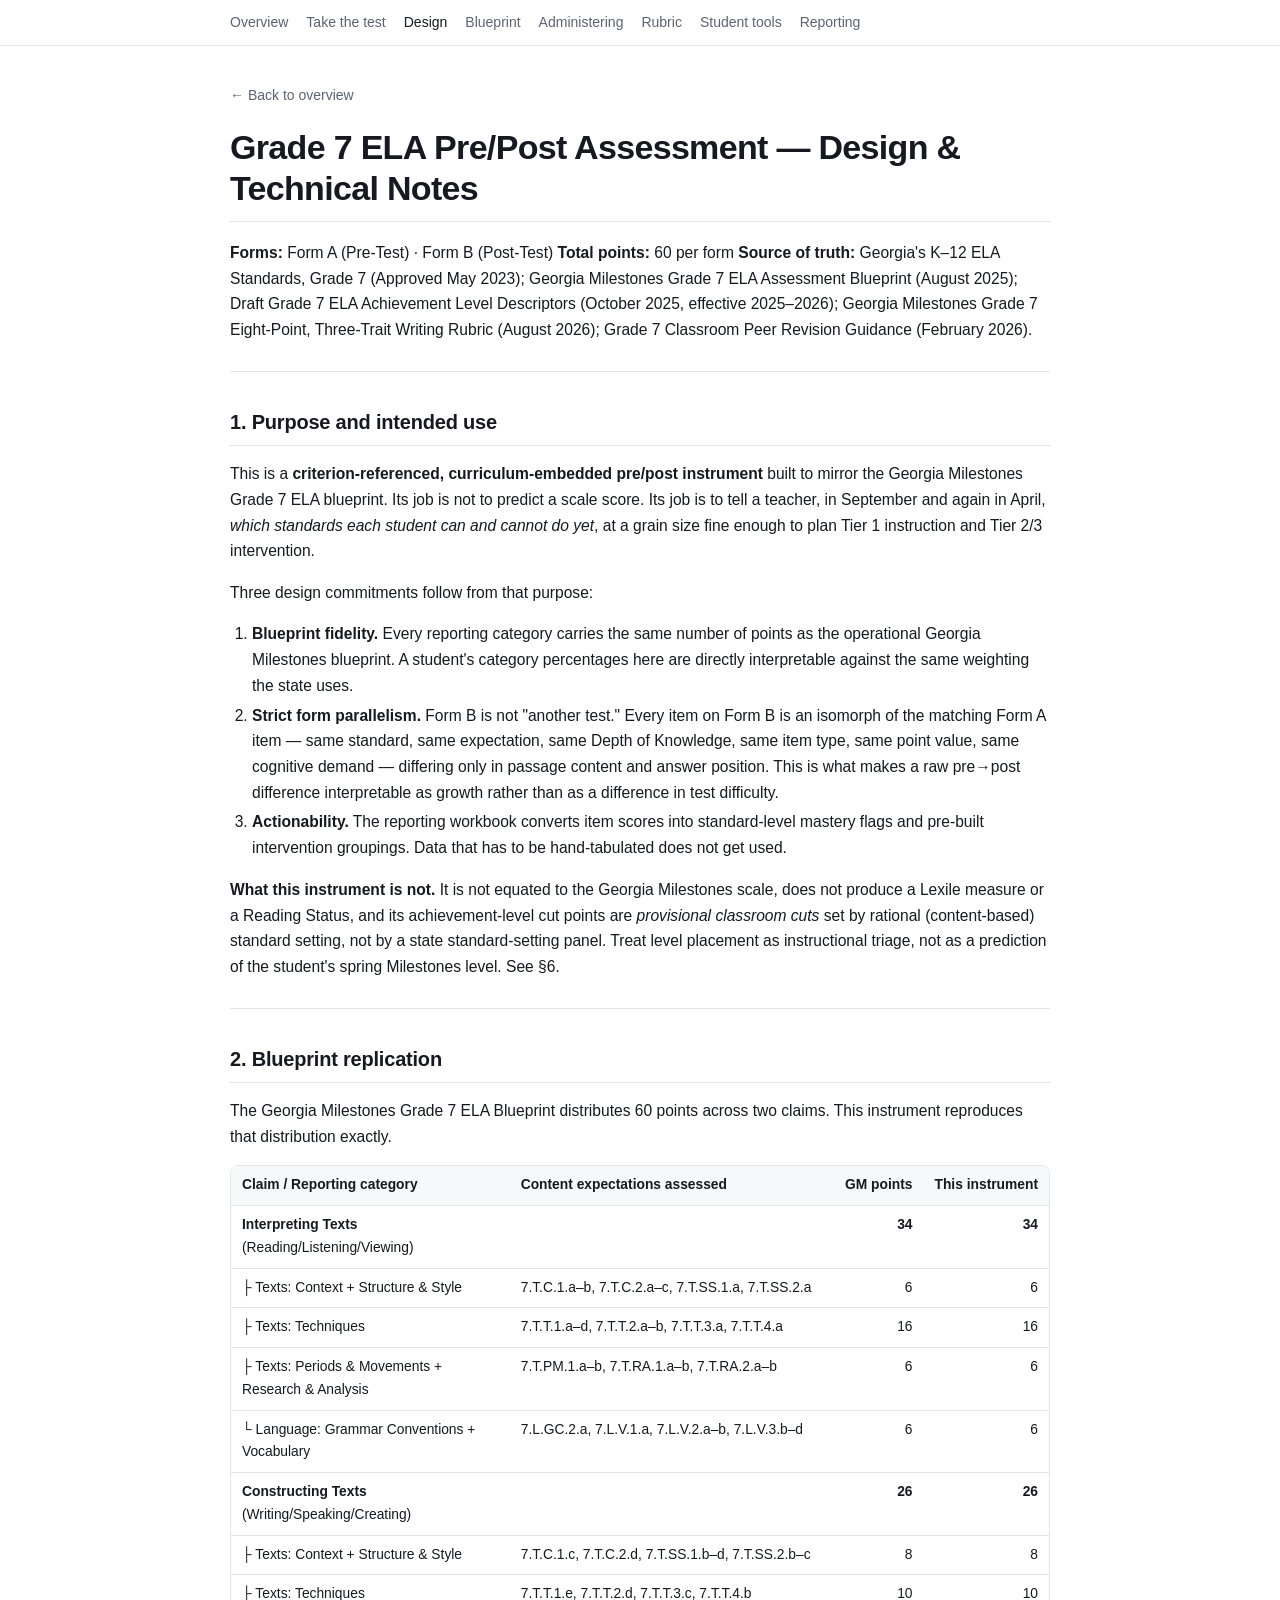
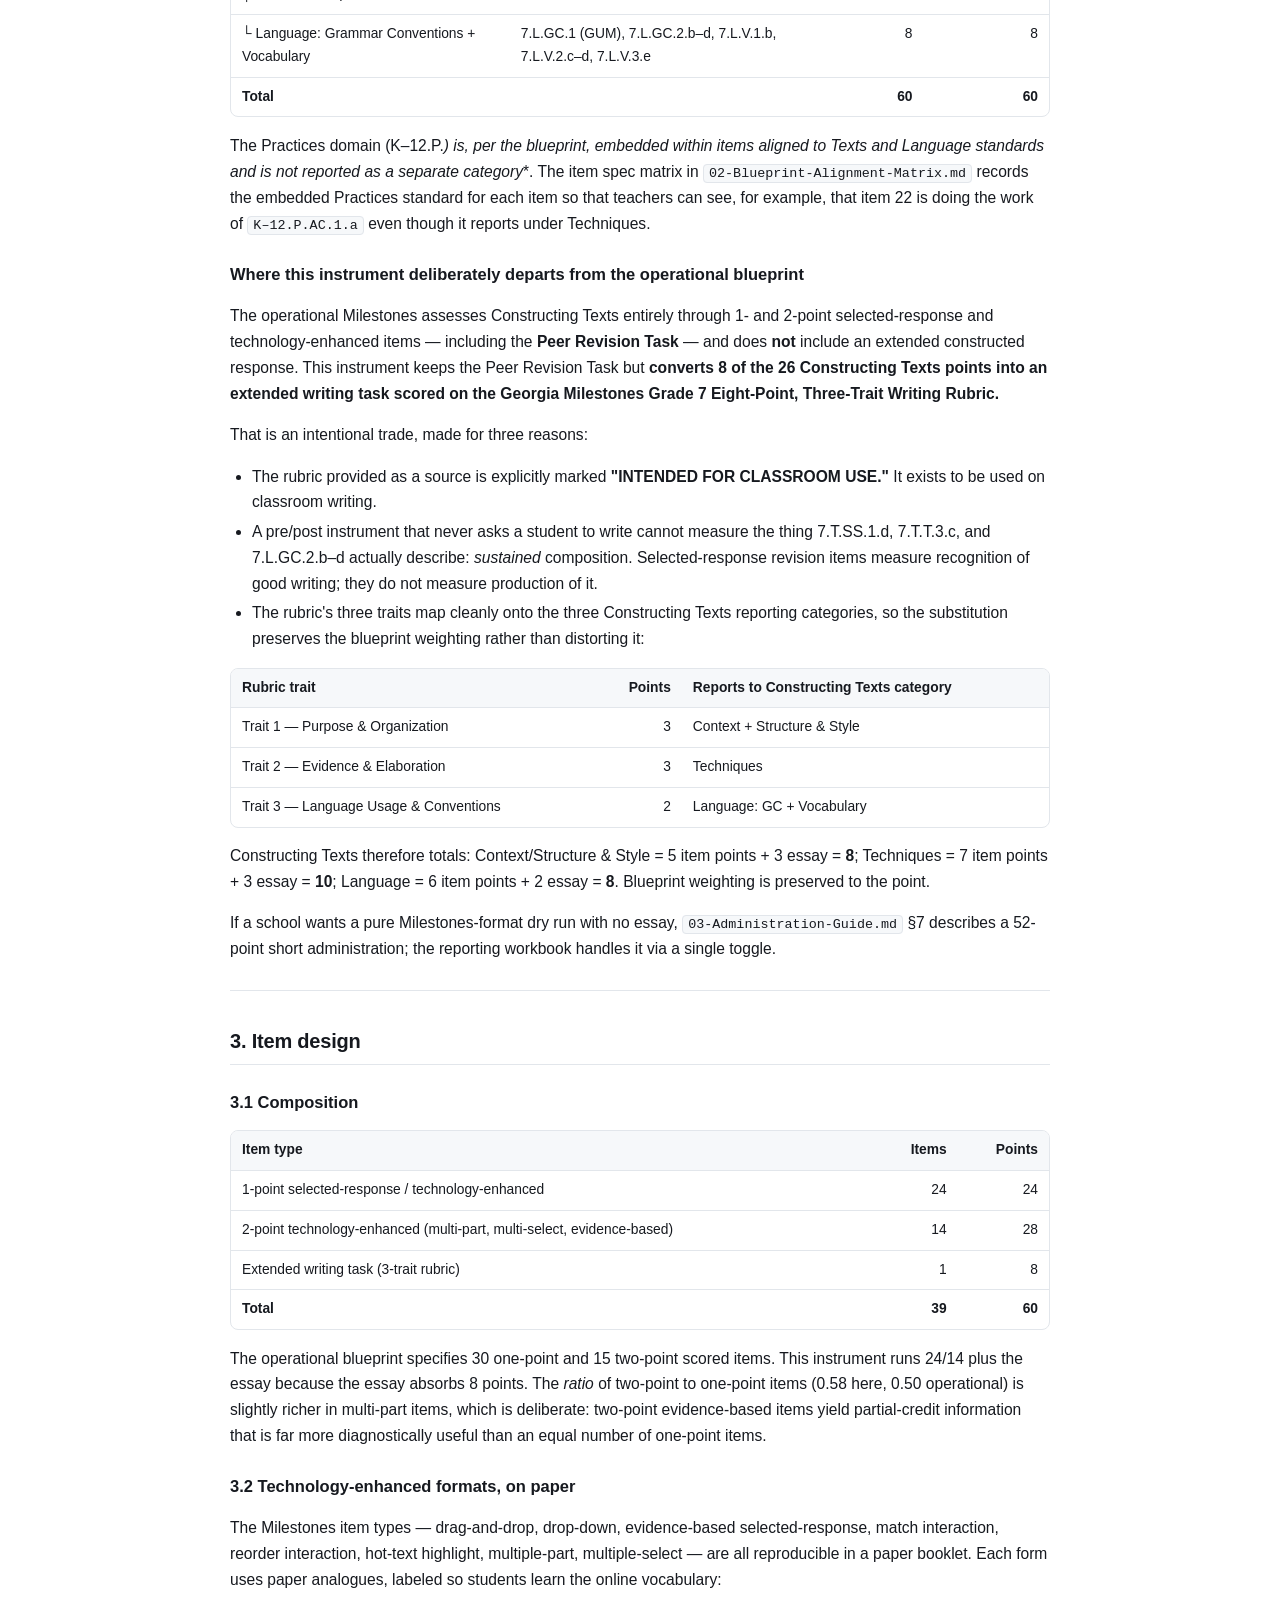
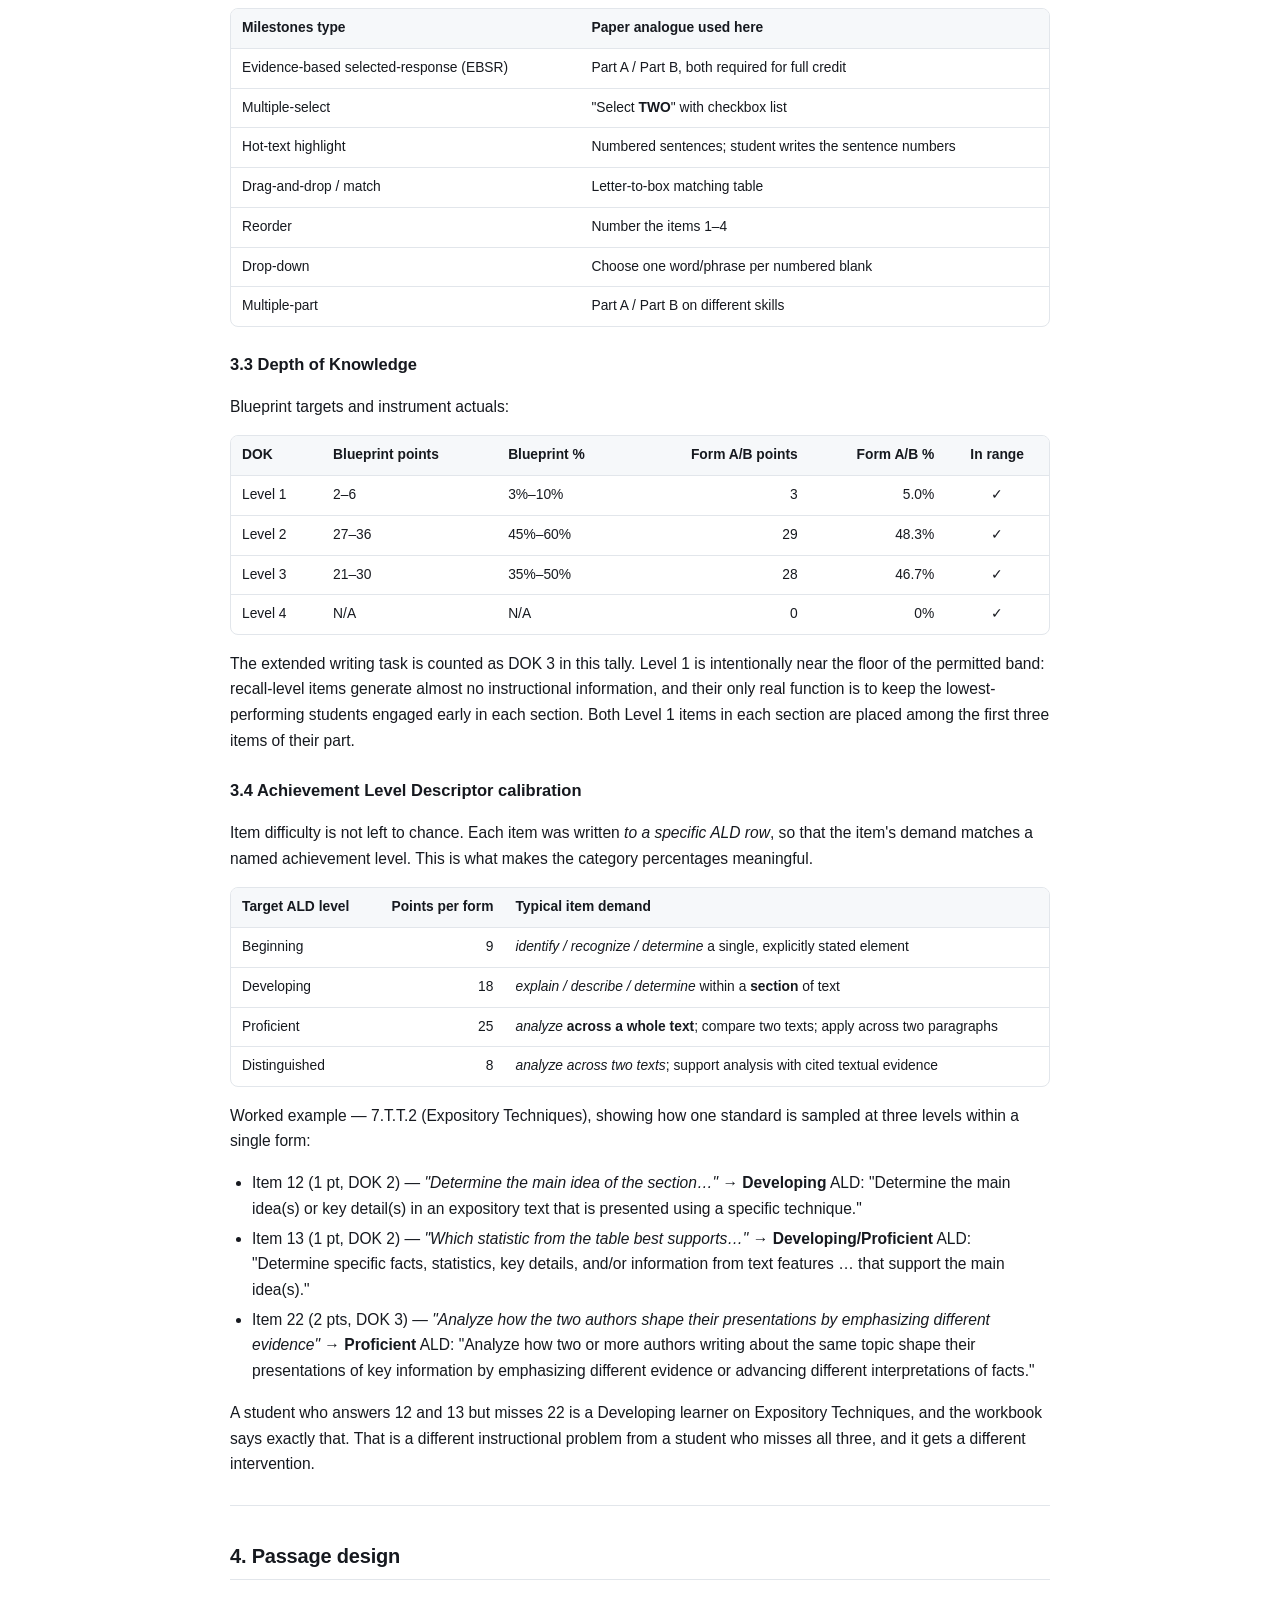
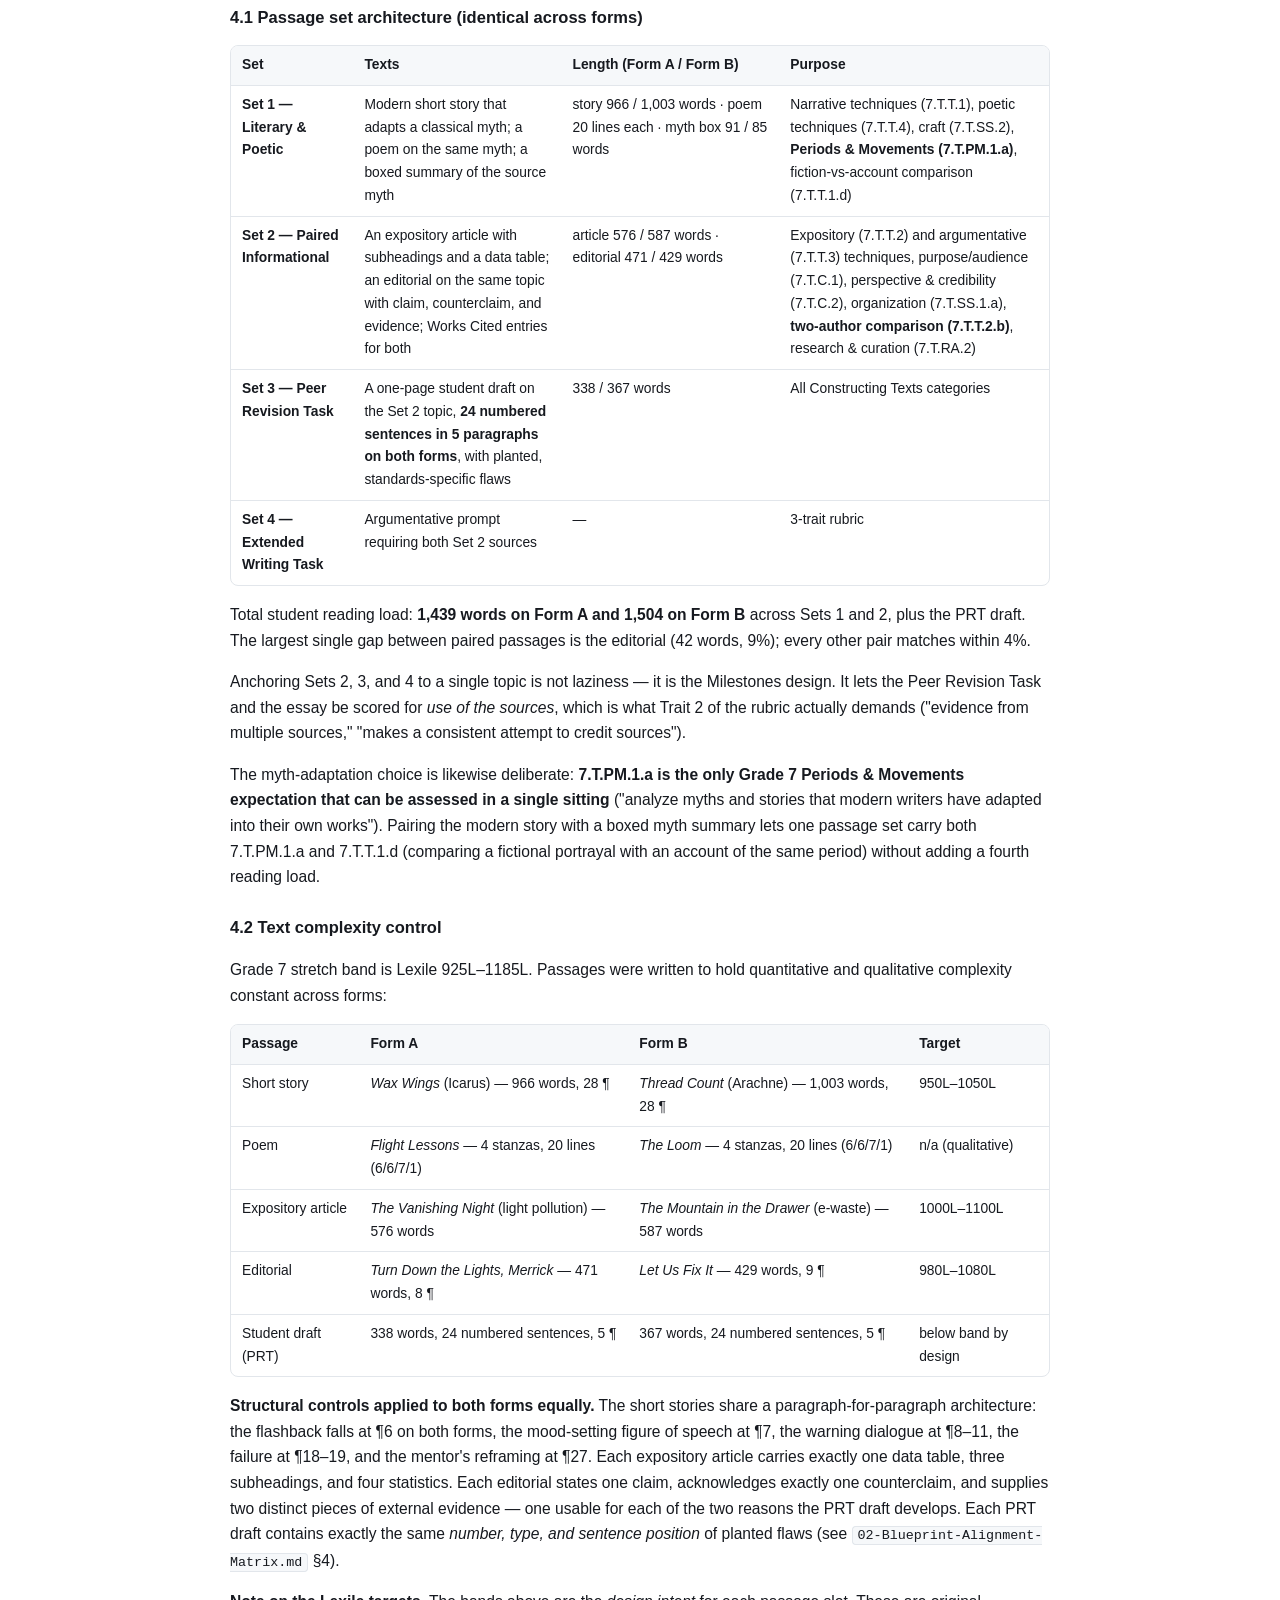
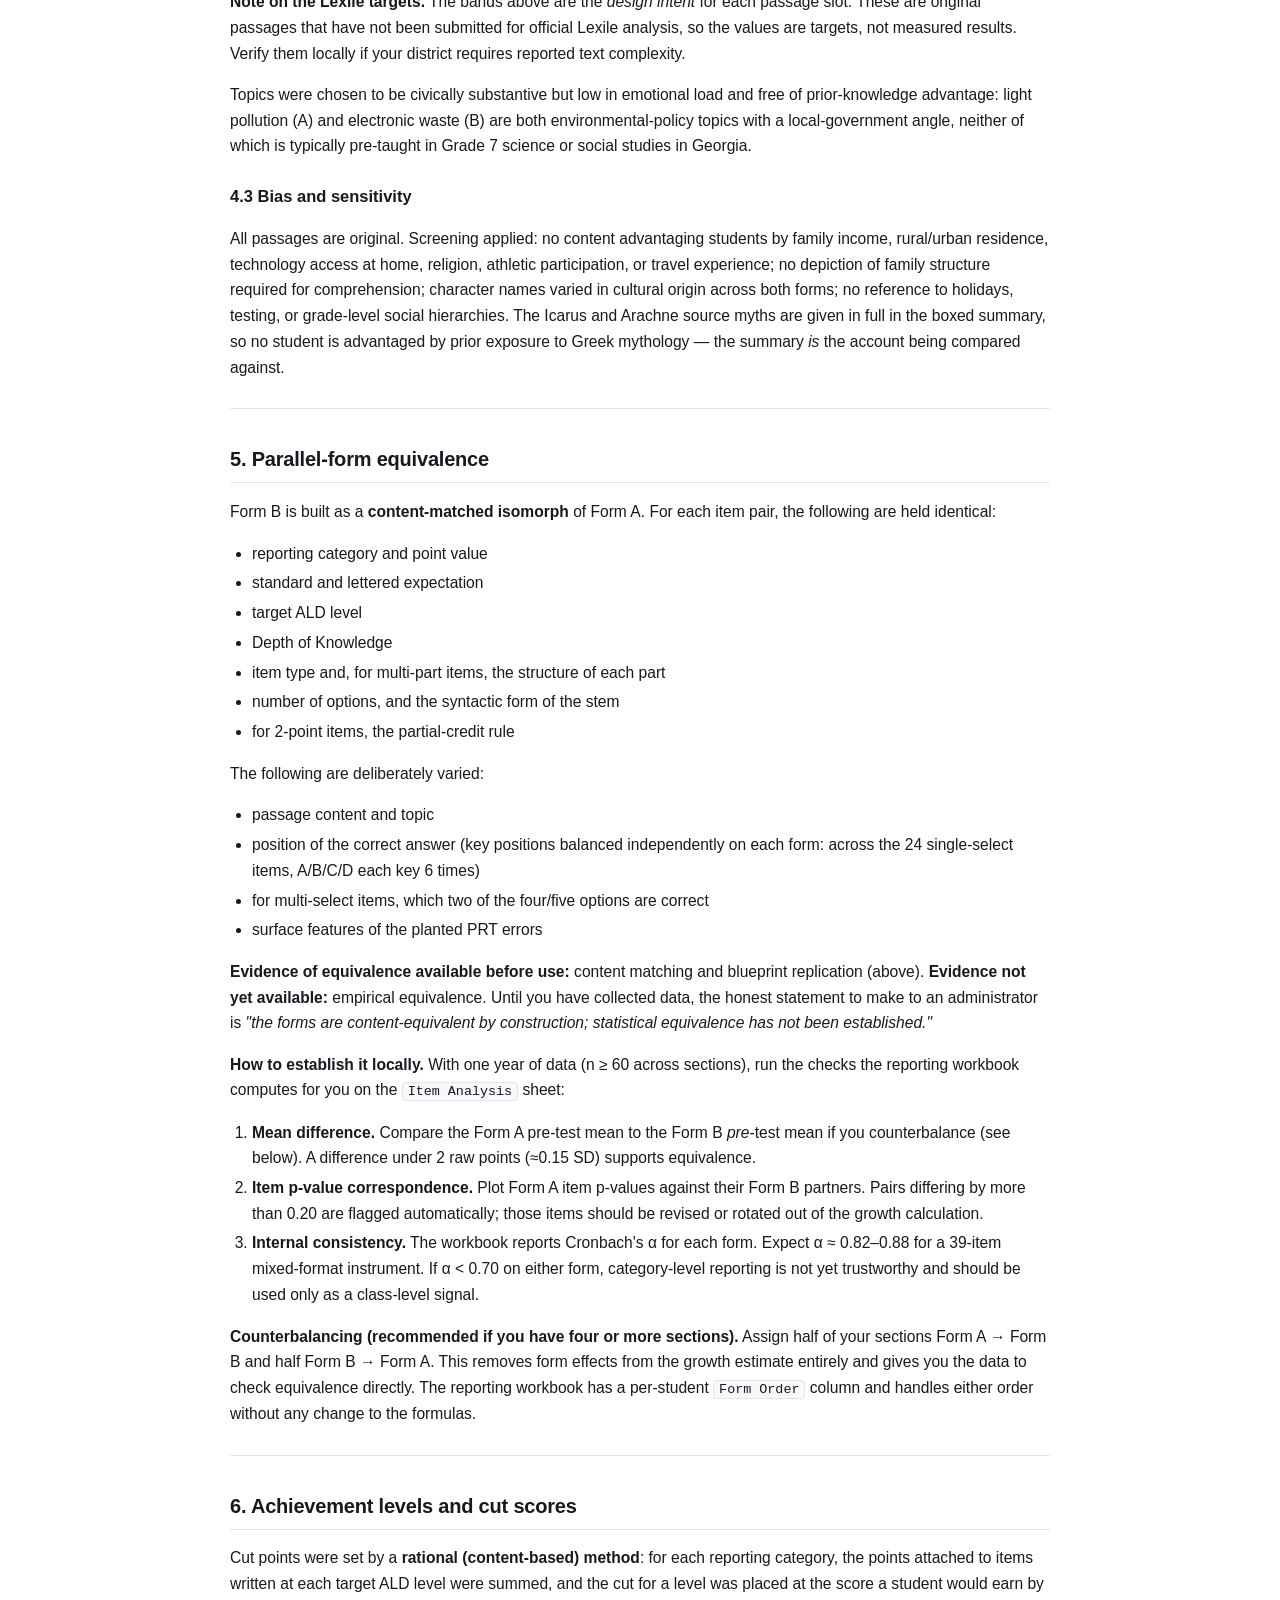
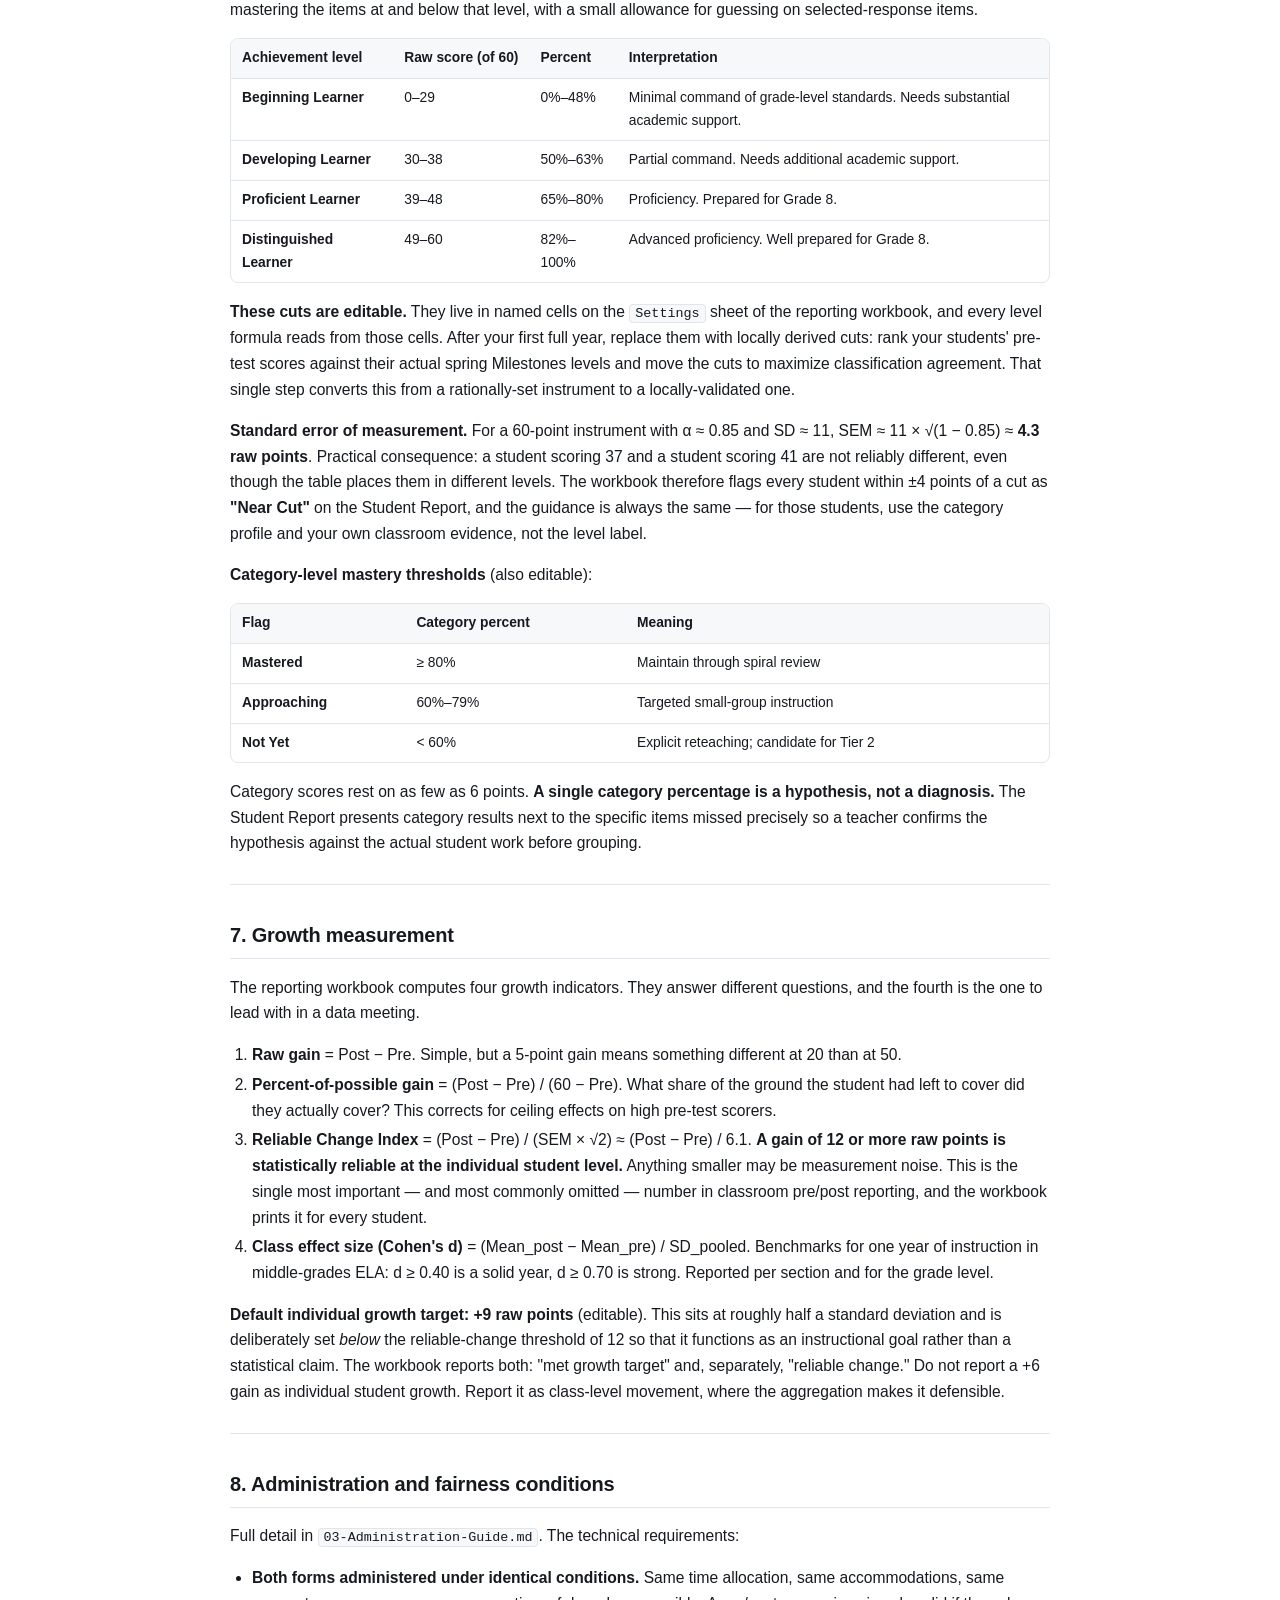
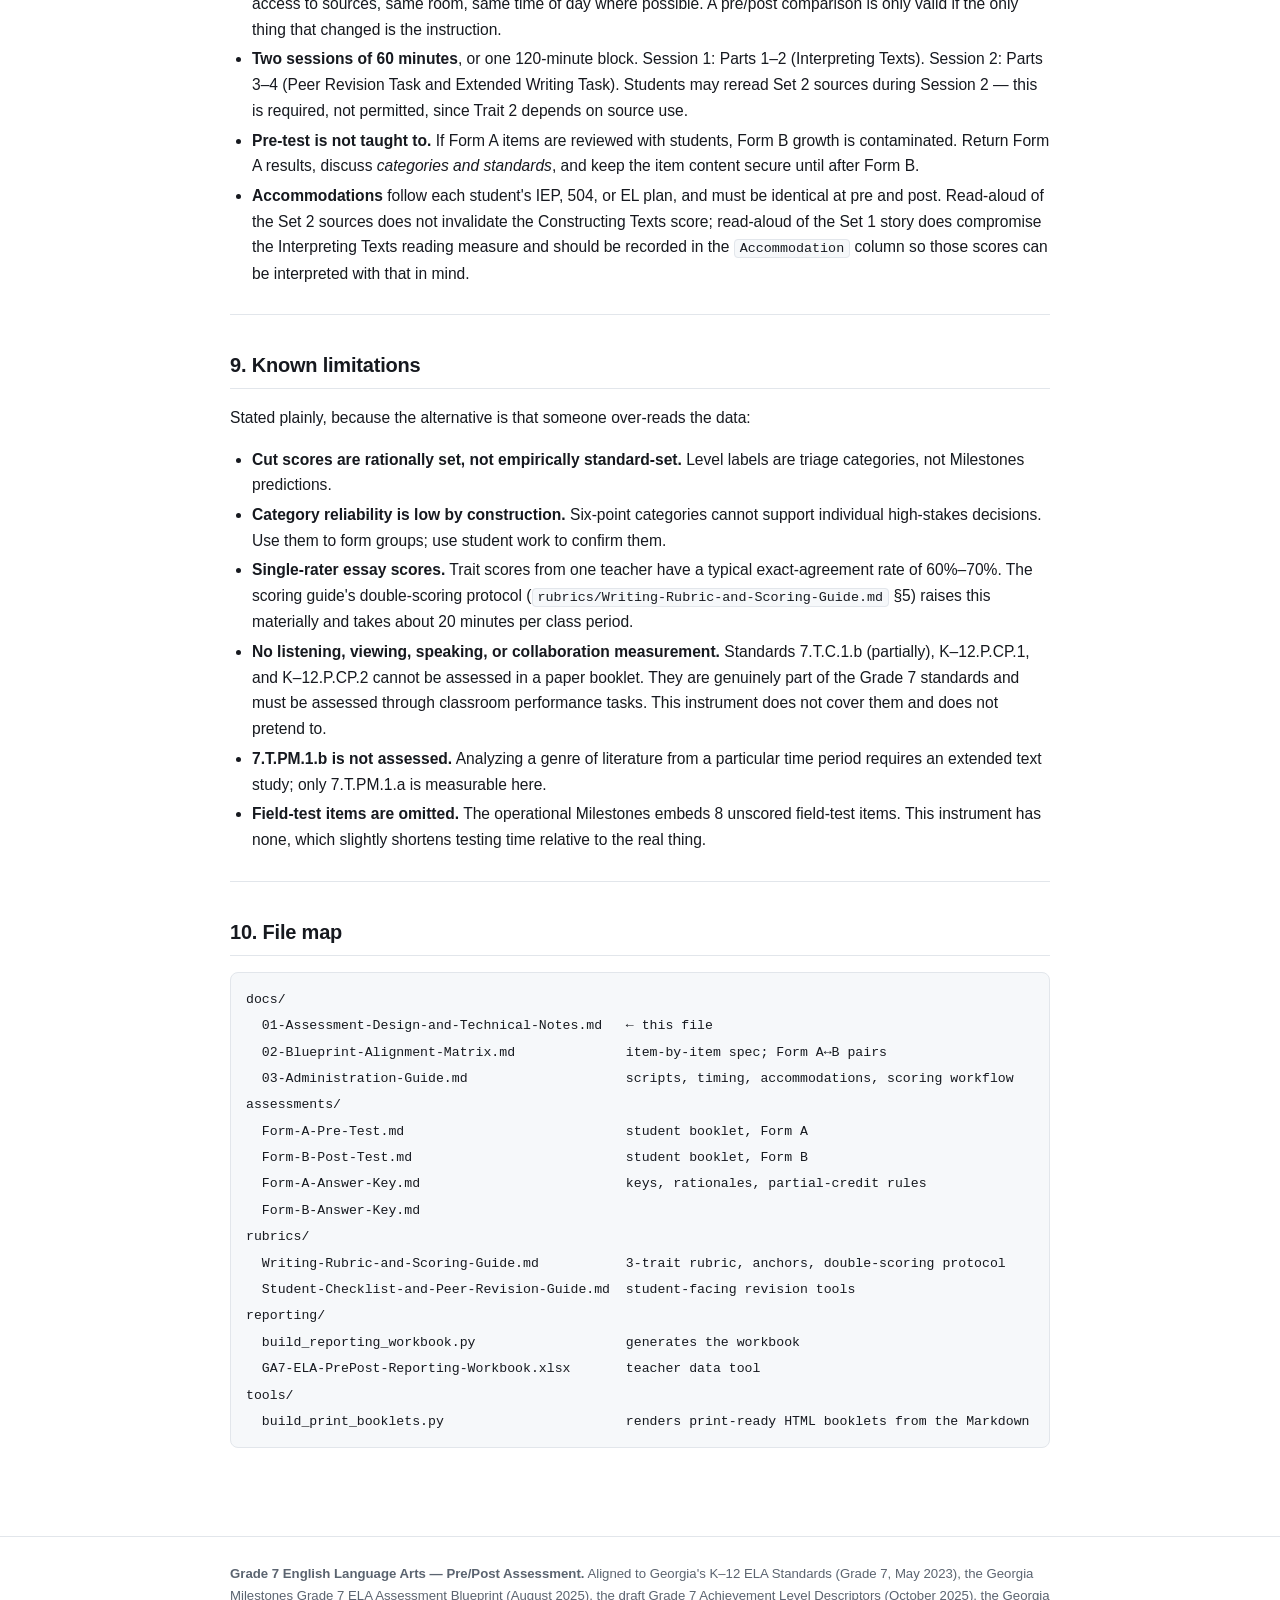
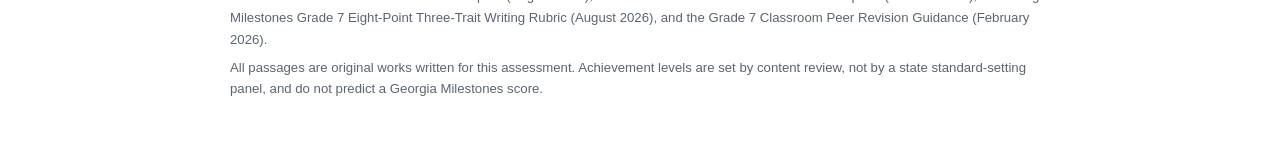
<file: guides/design-notes.html>
<!doctype html>
<html lang="en">
<head>
<meta charset="utf-8">
<meta name="viewport" content="width=device-width,initial-scale=1">
<title>Design &amp; technical notes · Grade 7 ELA Pre/Post</title>
<meta name="description" content="A blueprint-faithful Grade 7 ELA pre/post assessment aligned to Georgia's K-12 ELA Standards and the Georgia Milestones Grade 7 ELA blueprint.">
<meta name="robots" content="noindex">
<link rel="stylesheet" href="../assets/site.css">
</head>
<body>

<nav class="nav"><div class="wrap"><a href="../index.html">Overview</a><a href="../Grade-7-ELA-Pre-Post.html">Take the test</a><a href="../guides/design-notes.html" class="on">Design</a><a href="../guides/blueprint-matrix.html">Blueprint</a><a href="../guides/administration.html">Administering</a><a href="../guides/writing-rubric.html">Rubric</a><a href="../guides/student-checklist.html">Student tools</a><a href="../guides/reporting-setup.html">Reporting</a></div></nav>
<main><div class="wrap">
<a class="backlink" href="../index.html">← Back to overview</a><article class="doc"><h1>Grade 7 ELA Pre/Post Assessment — Design &amp; Technical Notes</h1>
<p><strong>Forms:</strong> Form A (Pre-Test) · Form B (Post-Test)
<strong>Total points:</strong> 60 per form
<strong>Source of truth:</strong> Georgia's K–12 ELA Standards, Grade 7 (Approved May 2023); Georgia Milestones Grade 7 ELA Assessment Blueprint (August 2025); Draft Grade 7 ELA Achievement Level Descriptors (October 2025, effective 2025–2026); Georgia Milestones Grade 7 Eight-Point, Three-Trait Writing Rubric (August 2026); Grade 7 Classroom Peer Revision Guidance (February 2026).</p>
<hr />
<h2>1. Purpose and intended use</h2>
<p>This is a <strong>criterion-referenced, curriculum-embedded pre/post instrument</strong> built to mirror the Georgia Milestones Grade 7 ELA blueprint. Its job is not to predict a scale score. Its job is to tell a teacher, in September and again in April, <em>which standards each student can and cannot do yet</em>, at a grain size fine enough to plan Tier 1 instruction and Tier 2/3 intervention.</p>
<p>Three design commitments follow from that purpose:</p>
<ol>
<li><strong>Blueprint fidelity.</strong> Every reporting category carries the same number of points as the operational Georgia Milestones blueprint. A student's category percentages here are directly interpretable against the same weighting the state uses.</li>
<li><strong>Strict form parallelism.</strong> Form B is not "another test." Every item on Form B is an isomorph of the matching Form A item — same standard, same expectation, same Depth of Knowledge, same item type, same point value, same cognitive demand — differing only in passage content and answer position. This is what makes a raw pre→post difference interpretable as growth rather than as a difference in test difficulty.</li>
<li><strong>Actionability.</strong> The reporting workbook converts item scores into standard-level mastery flags and pre-built intervention groupings. Data that has to be hand-tabulated does not get used.</li>
</ol>
<p><strong>What this instrument is not.</strong> It is not equated to the Georgia Milestones scale, does not produce a Lexile measure or a Reading Status, and its achievement-level cut points are <em>provisional classroom cuts</em> set by rational (content-based) standard setting, not by a state standard-setting panel. Treat level placement as instructional triage, not as a prediction of the student's spring Milestones level. See §6.</p>
<hr />
<h2>2. Blueprint replication</h2>
<p>The Georgia Milestones Grade 7 ELA Blueprint distributes 60 points across two claims. This instrument reproduces that distribution exactly.</p>
<div class="table-scroll"><table>
<thead>
<tr>
<th>Claim / Reporting category</th>
<th>Content expectations assessed</th>
<th style="text-align: right;">GM points</th>
<th style="text-align: right;">This instrument</th>
</tr>
</thead>
<tbody>
<tr>
<td><strong>Interpreting Texts</strong> (Reading/Listening/Viewing)</td>
<td></td>
<td style="text-align: right;"><strong>34</strong></td>
<td style="text-align: right;"><strong>34</strong></td>
</tr>
<tr>
<td>├ Texts: Context + Structure &amp; Style</td>
<td>7.T.C.1.a–b, 7.T.C.2.a–c, 7.T.SS.1.a, 7.T.SS.2.a</td>
<td style="text-align: right;">6</td>
<td style="text-align: right;">6</td>
</tr>
<tr>
<td>├ Texts: Techniques</td>
<td>7.T.T.1.a–d, 7.T.T.2.a–b, 7.T.T.3.a, 7.T.T.4.a</td>
<td style="text-align: right;">16</td>
<td style="text-align: right;">16</td>
</tr>
<tr>
<td>├ Texts: Periods &amp; Movements + Research &amp; Analysis</td>
<td>7.T.PM.1.a–b, 7.T.RA.1.a–b, 7.T.RA.2.a–b</td>
<td style="text-align: right;">6</td>
<td style="text-align: right;">6</td>
</tr>
<tr>
<td>└ Language: Grammar Conventions + Vocabulary</td>
<td>7.L.GC.2.a, 7.L.V.1.a, 7.L.V.2.a–b, 7.L.V.3.b–d</td>
<td style="text-align: right;">6</td>
<td style="text-align: right;">6</td>
</tr>
<tr>
<td><strong>Constructing Texts</strong> (Writing/Speaking/Creating)</td>
<td></td>
<td style="text-align: right;"><strong>26</strong></td>
<td style="text-align: right;"><strong>26</strong></td>
</tr>
<tr>
<td>├ Texts: Context + Structure &amp; Style</td>
<td>7.T.C.1.c, 7.T.C.2.d, 7.T.SS.1.b–d, 7.T.SS.2.b–c</td>
<td style="text-align: right;">8</td>
<td style="text-align: right;">8</td>
</tr>
<tr>
<td>├ Texts: Techniques</td>
<td>7.T.T.1.e, 7.T.T.2.d, 7.T.T.3.c, 7.T.T.4.b</td>
<td style="text-align: right;">10</td>
<td style="text-align: right;">10</td>
</tr>
<tr>
<td>└ Language: Grammar Conventions + Vocabulary</td>
<td>7.L.GC.1 (GUM), 7.L.GC.2.b–d, 7.L.V.1.b, 7.L.V.2.c–d, 7.L.V.3.e</td>
<td style="text-align: right;">8</td>
<td style="text-align: right;">8</td>
</tr>
<tr>
<td><strong>Total</strong></td>
<td></td>
<td style="text-align: right;"><strong>60</strong></td>
<td style="text-align: right;"><strong>60</strong></td>
</tr>
</tbody>
</table></div>
<p>The Practices domain (K–12.P.<em>) is, per the blueprint, embedded within items aligned to Texts and Language standards and is </em><em>not reported as a separate category</em>*. The item spec matrix in <code>02-Blueprint-Alignment-Matrix.md</code> records the embedded Practices standard for each item so that teachers can see, for example, that item 22 is doing the work of <code>K–12.P.AC.1.a</code> even though it reports under Techniques.</p>
<h3>Where this instrument deliberately departs from the operational blueprint</h3>
<p>The operational Milestones assesses Constructing Texts entirely through 1- and 2-point selected-response and technology-enhanced items — including the <strong>Peer Revision Task</strong> — and does <strong>not</strong> include an extended constructed response. This instrument keeps the Peer Revision Task but <strong>converts 8 of the 26 Constructing Texts points into an extended writing task scored on the Georgia Milestones Grade 7 Eight-Point, Three-Trait Writing Rubric.</strong></p>
<p>That is an intentional trade, made for three reasons:</p>
<ul>
<li>The rubric provided as a source is explicitly marked <strong>"INTENDED FOR CLASSROOM USE."</strong> It exists to be used on classroom writing.</li>
<li>A pre/post instrument that never asks a student to write cannot measure the thing 7.T.SS.1.d, 7.T.T.3.c, and 7.L.GC.2.b–d actually describe: <em>sustained</em> composition. Selected-response revision items measure recognition of good writing; they do not measure production of it.</li>
<li>The rubric's three traits map cleanly onto the three Constructing Texts reporting categories, so the substitution preserves the blueprint weighting rather than distorting it:</li>
</ul>
<div class="table-scroll"><table>
<thead>
<tr>
<th>Rubric trait</th>
<th style="text-align: right;">Points</th>
<th>Reports to Constructing Texts category</th>
</tr>
</thead>
<tbody>
<tr>
<td>Trait 1 — Purpose &amp; Organization</td>
<td style="text-align: right;">3</td>
<td>Context + Structure &amp; Style</td>
</tr>
<tr>
<td>Trait 2 — Evidence &amp; Elaboration</td>
<td style="text-align: right;">3</td>
<td>Techniques</td>
</tr>
<tr>
<td>Trait 3 — Language Usage &amp; Conventions</td>
<td style="text-align: right;">2</td>
<td>Language: GC + Vocabulary</td>
</tr>
</tbody>
</table></div>
<p>Constructing Texts therefore totals: Context/Structure &amp; Style = 5 item points + 3 essay = <strong>8</strong>; Techniques = 7 item points + 3 essay = <strong>10</strong>; Language = 6 item points + 2 essay = <strong>8</strong>. Blueprint weighting is preserved to the point.</p>
<p>If a school wants a pure Milestones-format dry run with no essay, <code>03-Administration-Guide.md</code> §7 describes a 52-point short administration; the reporting workbook handles it via a single toggle.</p>
<hr />
<h2>3. Item design</h2>
<h3>3.1 Composition</h3>
<div class="table-scroll"><table>
<thead>
<tr>
<th>Item type</th>
<th style="text-align: right;">Items</th>
<th style="text-align: right;">Points</th>
</tr>
</thead>
<tbody>
<tr>
<td>1-point selected-response / technology-enhanced</td>
<td style="text-align: right;">24</td>
<td style="text-align: right;">24</td>
</tr>
<tr>
<td>2-point technology-enhanced (multi-part, multi-select, evidence-based)</td>
<td style="text-align: right;">14</td>
<td style="text-align: right;">28</td>
</tr>
<tr>
<td>Extended writing task (3-trait rubric)</td>
<td style="text-align: right;">1</td>
<td style="text-align: right;">8</td>
</tr>
<tr>
<td><strong>Total</strong></td>
<td style="text-align: right;"><strong>39</strong></td>
<td style="text-align: right;"><strong>60</strong></td>
</tr>
</tbody>
</table></div>
<p>The operational blueprint specifies 30 one-point and 15 two-point scored items. This instrument runs 24/14 plus the essay because the essay absorbs 8 points. The <em>ratio</em> of two-point to one-point items (0.58 here, 0.50 operational) is slightly richer in multi-part items, which is deliberate: two-point evidence-based items yield partial-credit information that is far more diagnostically useful than an equal number of one-point items.</p>
<h3>3.2 Technology-enhanced formats, on paper</h3>
<p>The Milestones item types — drag-and-drop, drop-down, evidence-based selected-response, match interaction, reorder interaction, hot-text highlight, multiple-part, multiple-select — are all reproducible in a paper booklet. Each form uses paper analogues, labeled so students learn the online vocabulary:</p>
<div class="table-scroll"><table>
<thead>
<tr>
<th>Milestones type</th>
<th>Paper analogue used here</th>
</tr>
</thead>
<tbody>
<tr>
<td>Evidence-based selected-response (EBSR)</td>
<td>Part A / Part B, both required for full credit</td>
</tr>
<tr>
<td>Multiple-select</td>
<td>"Select <strong>TWO</strong>" with checkbox list</td>
</tr>
<tr>
<td>Hot-text highlight</td>
<td>Numbered sentences; student writes the sentence numbers</td>
</tr>
<tr>
<td>Drag-and-drop / match</td>
<td>Letter-to-box matching table</td>
</tr>
<tr>
<td>Reorder</td>
<td>Number the items 1–4</td>
</tr>
<tr>
<td>Drop-down</td>
<td>Choose one word/phrase per numbered blank</td>
</tr>
<tr>
<td>Multiple-part</td>
<td>Part A / Part B on different skills</td>
</tr>
</tbody>
</table></div>
<h3>3.3 Depth of Knowledge</h3>
<p>Blueprint targets and instrument actuals:</p>
<div class="table-scroll"><table>
<thead>
<tr>
<th>DOK</th>
<th>Blueprint points</th>
<th>Blueprint %</th>
<th style="text-align: right;">Form A/B points</th>
<th style="text-align: right;">Form A/B %</th>
<th style="text-align: center;">In range</th>
</tr>
</thead>
<tbody>
<tr>
<td>Level 1</td>
<td>2–6</td>
<td>3%–10%</td>
<td style="text-align: right;">3</td>
<td style="text-align: right;">5.0%</td>
<td style="text-align: center;">✓</td>
</tr>
<tr>
<td>Level 2</td>
<td>27–36</td>
<td>45%–60%</td>
<td style="text-align: right;">29</td>
<td style="text-align: right;">48.3%</td>
<td style="text-align: center;">✓</td>
</tr>
<tr>
<td>Level 3</td>
<td>21–30</td>
<td>35%–50%</td>
<td style="text-align: right;">28</td>
<td style="text-align: right;">46.7%</td>
<td style="text-align: center;">✓</td>
</tr>
<tr>
<td>Level 4</td>
<td>N/A</td>
<td>N/A</td>
<td style="text-align: right;">0</td>
<td style="text-align: right;">0%</td>
<td style="text-align: center;">✓</td>
</tr>
</tbody>
</table></div>
<p>The extended writing task is counted as DOK 3 in this tally. Level 1 is intentionally near the floor of the permitted band: recall-level items generate almost no instructional information, and their only real function is to keep the lowest-performing students engaged early in each section. Both Level 1 items in each section are placed among the first three items of their part.</p>
<h3>3.4 Achievement Level Descriptor calibration</h3>
<p>Item difficulty is not left to chance. Each item was written <em>to a specific ALD row</em>, so that the item's demand matches a named achievement level. This is what makes the category percentages meaningful.</p>
<div class="table-scroll"><table>
<thead>
<tr>
<th>Target ALD level</th>
<th style="text-align: right;">Points per form</th>
<th>Typical item demand</th>
</tr>
</thead>
<tbody>
<tr>
<td>Beginning</td>
<td style="text-align: right;">9</td>
<td><em>identify / recognize / determine</em> a single, explicitly stated element</td>
</tr>
<tr>
<td>Developing</td>
<td style="text-align: right;">18</td>
<td><em>explain / describe / determine</em> within a <strong>section</strong> of text</td>
</tr>
<tr>
<td>Proficient</td>
<td style="text-align: right;">25</td>
<td><em>analyze</em> <strong>across a whole text</strong>; compare two texts; apply across two paragraphs</td>
</tr>
<tr>
<td>Distinguished</td>
<td style="text-align: right;">8</td>
<td><em>analyze across two texts</em>; support analysis with cited textual evidence</td>
</tr>
</tbody>
</table></div>
<p>Worked example — 7.T.T.2 (Expository Techniques), showing how one standard is sampled at three levels within a single form:</p>
<ul>
<li>Item 12 (1 pt, DOK 2) — <em>"Determine the main idea of the section…"</em> → <strong>Developing</strong> ALD: "Determine the main idea(s) or key detail(s) in an expository text that is presented using a specific technique."</li>
<li>Item 13 (1 pt, DOK 2) — <em>"Which statistic from the table best supports…"</em> → <strong>Developing/Proficient</strong> ALD: "Determine specific facts, statistics, key details, and/or information from text features … that support the main idea(s)."</li>
<li>Item 22 (2 pts, DOK 3) — <em>"Analyze how the two authors shape their presentations by emphasizing different evidence"</em> → <strong>Proficient</strong> ALD: "Analyze how two or more authors writing about the same topic shape their presentations of key information by emphasizing different evidence or advancing different interpretations of facts."</li>
</ul>
<p>A student who answers 12 and 13 but misses 22 is a Developing learner on Expository Techniques, and the workbook says exactly that. That is a different instructional problem from a student who misses all three, and it gets a different intervention.</p>
<hr />
<h2>4. Passage design</h2>
<h3>4.1 Passage set architecture (identical across forms)</h3>
<div class="table-scroll"><table>
<thead>
<tr>
<th>Set</th>
<th>Texts</th>
<th>Length (Form A / Form B)</th>
<th>Purpose</th>
</tr>
</thead>
<tbody>
<tr>
<td><strong>Set 1 — Literary &amp; Poetic</strong></td>
<td>Modern short story that adapts a classical myth; a poem on the same myth; a boxed summary of the source myth</td>
<td>story 966 / 1,003 words · poem 20 lines each · myth box 91 / 85 words</td>
<td>Narrative techniques (7.T.T.1), poetic techniques (7.T.T.4), craft (7.T.SS.2), <strong>Periods &amp; Movements (7.T.PM.1.a)</strong>, fiction-vs-account comparison (7.T.T.1.d)</td>
</tr>
<tr>
<td><strong>Set 2 — Paired Informational</strong></td>
<td>An expository article with subheadings and a data table; an editorial on the same topic with claim, counterclaim, and evidence; Works Cited entries for both</td>
<td>article 576 / 587 words · editorial 471 / 429 words</td>
<td>Expository (7.T.T.2) and argumentative (7.T.T.3) techniques, purpose/audience (7.T.C.1), perspective &amp; credibility (7.T.C.2), organization (7.T.SS.1.a), <strong>two-author comparison (7.T.T.2.b)</strong>, research &amp; curation (7.T.RA.2)</td>
</tr>
<tr>
<td><strong>Set 3 — Peer Revision Task</strong></td>
<td>A one-page student draft on the Set 2 topic, <strong>24 numbered sentences in 5 paragraphs on both forms</strong>, with planted, standards-specific flaws</td>
<td>338 / 367 words</td>
<td>All Constructing Texts categories</td>
</tr>
<tr>
<td><strong>Set 4 — Extended Writing Task</strong></td>
<td>Argumentative prompt requiring both Set 2 sources</td>
<td>—</td>
<td>3-trait rubric</td>
</tr>
</tbody>
</table></div>
<p>Total student reading load: <strong>1,439 words on Form A and 1,504 on Form B</strong> across Sets 1 and 2, plus the PRT draft. The largest single gap between paired passages is the editorial (42 words, 9%); every other pair matches within 4%.</p>
<p>Anchoring Sets 2, 3, and 4 to a single topic is not laziness — it is the Milestones design. It lets the Peer Revision Task and the essay be scored for <em>use of the sources</em>, which is what Trait 2 of the rubric actually demands ("evidence from multiple sources," "makes a consistent attempt to credit sources").</p>
<p>The myth-adaptation choice is likewise deliberate: <strong>7.T.PM.1.a is the only Grade 7 Periods &amp; Movements expectation that can be assessed in a single sitting</strong> ("analyze myths and stories that modern writers have adapted into their own works"). Pairing the modern story with a boxed myth summary lets one passage set carry both 7.T.PM.1.a and 7.T.T.1.d (comparing a fictional portrayal with an account of the same period) without adding a fourth reading load.</p>
<h3>4.2 Text complexity control</h3>
<p>Grade 7 stretch band is Lexile 925L–1185L. Passages were written to hold quantitative and qualitative complexity constant across forms:</p>
<div class="table-scroll"><table>
<thead>
<tr>
<th>Passage</th>
<th>Form A</th>
<th>Form B</th>
<th>Target</th>
</tr>
</thead>
<tbody>
<tr>
<td>Short story</td>
<td><em>Wax Wings</em> (Icarus) — 966 words, 28 ¶</td>
<td><em>Thread Count</em> (Arachne) — 1,003 words, 28 ¶</td>
<td>950L–1050L</td>
</tr>
<tr>
<td>Poem</td>
<td><em>Flight Lessons</em> — 4 stanzas, 20 lines (6/6/7/1)</td>
<td><em>The Loom</em> — 4 stanzas, 20 lines (6/6/7/1)</td>
<td>n/a (qualitative)</td>
</tr>
<tr>
<td>Expository article</td>
<td><em>The Vanishing Night</em> (light pollution) — 576 words</td>
<td><em>The Mountain in the Drawer</em> (e-waste) — 587 words</td>
<td>1000L–1100L</td>
</tr>
<tr>
<td>Editorial</td>
<td><em>Turn Down the Lights, Merrick</em> — 471 words, 8 ¶</td>
<td><em>Let Us Fix It</em> — 429 words, 9 ¶</td>
<td>980L–1080L</td>
</tr>
<tr>
<td>Student draft (PRT)</td>
<td>338 words, 24 numbered sentences, 5 ¶</td>
<td>367 words, 24 numbered sentences, 5 ¶</td>
<td>below band by design</td>
</tr>
</tbody>
</table></div>
<p><strong>Structural controls applied to both forms equally.</strong> The short stories share a paragraph-for-paragraph architecture: the flashback falls at ¶6 on both forms, the mood-setting figure of speech at ¶7, the warning dialogue at ¶8–11, the failure at ¶18–19, and the mentor's reframing at ¶27. Each expository article carries exactly one data table, three subheadings, and four statistics. Each editorial states one claim, acknowledges exactly one counterclaim, and supplies two distinct pieces of external evidence — one usable for each of the two reasons the PRT draft develops. Each PRT draft contains exactly the same <em>number, type, and sentence position</em> of planted flaws (see <code>02-Blueprint-Alignment-Matrix.md</code> §4).</p>
<p><strong>Note on the Lexile targets.</strong> The bands above are the <em>design intent</em> for each passage slot. These are original passages that have not been submitted for official Lexile analysis, so the values are targets, not measured results. Verify them locally if your district requires reported text complexity.</p>
<p>Topics were chosen to be civically substantive but low in emotional load and free of prior-knowledge advantage: light pollution (A) and electronic waste (B) are both environmental-policy topics with a local-government angle, neither of which is typically pre-taught in Grade 7 science or social studies in Georgia.</p>
<h3>4.3 Bias and sensitivity</h3>
<p>All passages are original. Screening applied: no content advantaging students by family income, rural/urban residence, technology access at home, religion, athletic participation, or travel experience; no depiction of family structure required for comprehension; character names varied in cultural origin across both forms; no reference to holidays, testing, or grade-level social hierarchies. The Icarus and Arachne source myths are given in full in the boxed summary, so no student is advantaged by prior exposure to Greek mythology — the summary <em>is</em> the account being compared against.</p>
<hr />
<h2>5. Parallel-form equivalence</h2>
<p>Form B is built as a <strong>content-matched isomorph</strong> of Form A. For each item pair, the following are held identical:</p>
<ul>
<li>reporting category and point value</li>
<li>standard and lettered expectation</li>
<li>target ALD level</li>
<li>Depth of Knowledge</li>
<li>item type and, for multi-part items, the structure of each part</li>
<li>number of options, and the syntactic form of the stem</li>
<li>for 2-point items, the partial-credit rule</li>
</ul>
<p>The following are deliberately varied:</p>
<ul>
<li>passage content and topic</li>
<li>position of the correct answer (key positions balanced independently on each form: across the 24 single-select items, A/B/C/D each key 6 times)</li>
<li>for multi-select items, which two of the four/five options are correct</li>
<li>surface features of the planted PRT errors</li>
</ul>
<p><strong>Evidence of equivalence available before use:</strong> content matching and blueprint replication (above). <strong>Evidence not yet available:</strong> empirical equivalence. Until you have collected data, the honest statement to make to an administrator is <em>"the forms are content-equivalent by construction; statistical equivalence has not been established."</em></p>
<p><strong>How to establish it locally.</strong> With one year of data (n ≥ 60 across sections), run the checks the reporting workbook computes for you on the <code>Item Analysis</code> sheet:</p>
<ol>
<li><strong>Mean difference.</strong> Compare the Form A pre-test mean to the Form B <em>pre</em>-test mean if you counterbalance (see below). A difference under 2 raw points (≈0.15 SD) supports equivalence.</li>
<li><strong>Item p-value correspondence.</strong> Plot Form A item p-values against their Form B partners. Pairs differing by more than 0.20 are flagged automatically; those items should be revised or rotated out of the growth calculation.</li>
<li><strong>Internal consistency.</strong> The workbook reports Cronbach's α for each form. Expect α ≈ 0.82–0.88 for a 39-item mixed-format instrument. If α &lt; 0.70 on either form, category-level reporting is not yet trustworthy and should be used only as a class-level signal.</li>
</ol>
<p><strong>Counterbalancing (recommended if you have four or more sections).</strong> Assign half of your sections Form A → Form B and half Form B → Form A. This removes form effects from the growth estimate entirely and gives you the data to check equivalence directly. The reporting workbook has a per-student <code>Form Order</code> column and handles either order without any change to the formulas.</p>
<hr />
<h2>6. Achievement levels and cut scores</h2>
<p>Cut points were set by a <strong>rational (content-based) method</strong>: for each reporting category, the points attached to items written at each target ALD level were summed, and the cut for a level was placed at the score a student would earn by mastering the items at and below that level, with a small allowance for guessing on selected-response items.</p>
<div class="table-scroll"><table>
<thead>
<tr>
<th>Achievement level</th>
<th>Raw score (of 60)</th>
<th>Percent</th>
<th>Interpretation</th>
</tr>
</thead>
<tbody>
<tr>
<td><strong>Beginning Learner</strong></td>
<td>0–29</td>
<td>0%–48%</td>
<td>Minimal command of grade-level standards. Needs substantial academic support.</td>
</tr>
<tr>
<td><strong>Developing Learner</strong></td>
<td>30–38</td>
<td>50%–63%</td>
<td>Partial command. Needs additional academic support.</td>
</tr>
<tr>
<td><strong>Proficient Learner</strong></td>
<td>39–48</td>
<td>65%–80%</td>
<td>Proficiency. Prepared for Grade 8.</td>
</tr>
<tr>
<td><strong>Distinguished Learner</strong></td>
<td>49–60</td>
<td>82%–100%</td>
<td>Advanced proficiency. Well prepared for Grade 8.</td>
</tr>
</tbody>
</table></div>
<p><strong>These cuts are editable.</strong> They live in named cells on the <code>Settings</code> sheet of the reporting workbook, and every level formula reads from those cells. After your first full year, replace them with locally derived cuts: rank your students' pre-test scores against their actual spring Milestones levels and move the cuts to maximize classification agreement. That single step converts this from a rationally-set instrument to a locally-validated one.</p>
<p><strong>Standard error of measurement.</strong> For a 60-point instrument with α ≈ 0.85 and SD ≈ 11, SEM ≈ 11 × √(1 − 0.85) ≈ <strong>4.3 raw points</strong>. Practical consequence: a student scoring 37 and a student scoring 41 are not reliably different, even though the table places them in different levels. The workbook therefore flags every student within ±4 points of a cut as <strong>"Near Cut"</strong> on the Student Report, and the guidance is always the same — for those students, use the category profile and your own classroom evidence, not the level label.</p>
<p><strong>Category-level mastery thresholds</strong> (also editable):</p>
<div class="table-scroll"><table>
<thead>
<tr>
<th>Flag</th>
<th>Category percent</th>
<th>Meaning</th>
</tr>
</thead>
<tbody>
<tr>
<td><strong>Mastered</strong></td>
<td>≥ 80%</td>
<td>Maintain through spiral review</td>
</tr>
<tr>
<td><strong>Approaching</strong></td>
<td>60%–79%</td>
<td>Targeted small-group instruction</td>
</tr>
<tr>
<td><strong>Not Yet</strong></td>
<td>&lt; 60%</td>
<td>Explicit reteaching; candidate for Tier 2</td>
</tr>
</tbody>
</table></div>
<p>Category scores rest on as few as 6 points. <strong>A single category percentage is a hypothesis, not a diagnosis.</strong> The Student Report presents category results next to the specific items missed precisely so a teacher confirms the hypothesis against the actual student work before grouping.</p>
<hr />
<h2>7. Growth measurement</h2>
<p>The reporting workbook computes four growth indicators. They answer different questions, and the fourth is the one to lead with in a data meeting.</p>
<ol>
<li><strong>Raw gain</strong> = Post − Pre. Simple, but a 5-point gain means something different at 20 than at 50.</li>
<li><strong>Percent-of-possible gain</strong> = (Post − Pre) / (60 − Pre). What share of the ground the student had left to cover did they actually cover? This corrects for ceiling effects on high pre-test scorers.</li>
<li><strong>Reliable Change Index</strong> = (Post − Pre) / (SEM × √2) ≈ (Post − Pre) / 6.1. <strong>A gain of 12 or more raw points is statistically reliable at the individual student level.</strong> Anything smaller may be measurement noise. This is the single most important — and most commonly omitted — number in classroom pre/post reporting, and the workbook prints it for every student.</li>
<li><strong>Class effect size (Cohen's d)</strong> = (Mean_post − Mean_pre) / SD_pooled. Benchmarks for one year of instruction in middle-grades ELA: d ≥ 0.40 is a solid year, d ≥ 0.70 is strong. Reported per section and for the grade level.</li>
</ol>
<p><strong>Default individual growth target: +9 raw points</strong> (editable). This sits at roughly half a standard deviation and is deliberately set <em>below</em> the reliable-change threshold of 12 so that it functions as an instructional goal rather than a statistical claim. The workbook reports both: "met growth target" and, separately, "reliable change." Do not report a +6 gain as individual student growth. Report it as class-level movement, where the aggregation makes it defensible.</p>
<hr />
<h2>8. Administration and fairness conditions</h2>
<p>Full detail in <code>03-Administration-Guide.md</code>. The technical requirements:</p>
<ul>
<li><strong>Both forms administered under identical conditions.</strong> Same time allocation, same accommodations, same access to sources, same room, same time of day where possible. A pre/post comparison is only valid if the only thing that changed is the instruction.</li>
<li><strong>Two sessions of 60 minutes</strong>, or one 120-minute block. Session 1: Parts 1–2 (Interpreting Texts). Session 2: Parts 3–4 (Peer Revision Task and Extended Writing Task). Students may reread Set 2 sources during Session 2 — this is required, not permitted, since Trait 2 depends on source use.</li>
<li><strong>Pre-test is not taught to.</strong> If Form A items are reviewed with students, Form B growth is contaminated. Return Form A results, discuss <em>categories and standards</em>, and keep the item content secure until after Form B.</li>
<li><strong>Accommodations</strong> follow each student's IEP, 504, or EL plan, and must be identical at pre and post. Read-aloud of the Set 2 sources does not invalidate the Constructing Texts score; read-aloud of the Set 1 story does compromise the Interpreting Texts reading measure and should be recorded in the <code>Accommodation</code> column so those scores can be interpreted with that in mind.</li>
</ul>
<hr />
<h2>9. Known limitations</h2>
<p>Stated plainly, because the alternative is that someone over-reads the data:</p>
<ul>
<li><strong>Cut scores are rationally set, not empirically standard-set.</strong> Level labels are triage categories, not Milestones predictions.</li>
<li><strong>Category reliability is low by construction.</strong> Six-point categories cannot support individual high-stakes decisions. Use them to form groups; use student work to confirm them.</li>
<li><strong>Single-rater essay scores.</strong> Trait scores from one teacher have a typical exact-agreement rate of 60%–70%. The scoring guide's double-scoring protocol (<code>rubrics/Writing-Rubric-and-Scoring-Guide.md</code> §5) raises this materially and takes about 20 minutes per class period.</li>
<li><strong>No listening, viewing, speaking, or collaboration measurement.</strong> Standards 7.T.C.1.b (partially), K–12.P.CP.1, and K–12.P.CP.2 cannot be assessed in a paper booklet. They are genuinely part of the Grade 7 standards and must be assessed through classroom performance tasks. This instrument does not cover them and does not pretend to.</li>
<li><strong>7.T.PM.1.b is not assessed.</strong> Analyzing a genre of literature from a particular time period requires an extended text study; only 7.T.PM.1.a is measurable here.</li>
<li><strong>Field-test items are omitted.</strong> The operational Milestones embeds 8 unscored field-test items. This instrument has none, which slightly shortens testing time relative to the real thing.</li>
</ul>
<hr />
<h2>10. File map</h2>
<pre><code>docs/
  01-Assessment-Design-and-Technical-Notes.md   ← this file
  02-Blueprint-Alignment-Matrix.md              item-by-item spec; Form A↔B pairs
  03-Administration-Guide.md                    scripts, timing, accommodations, scoring workflow
assessments/
  Form-A-Pre-Test.md                            student booklet, Form A
  Form-B-Post-Test.md                           student booklet, Form B
  Form-A-Answer-Key.md                          keys, rationales, partial-credit rules
  Form-B-Answer-Key.md
rubrics/
  Writing-Rubric-and-Scoring-Guide.md           3-trait rubric, anchors, double-scoring protocol
  Student-Checklist-and-Peer-Revision-Guide.md  student-facing revision tools
reporting/
  build_reporting_workbook.py                   generates the workbook
  GA7-ELA-PrePost-Reporting-Workbook.xlsx       teacher data tool
tools/
  build_print_booklets.py                       renders print-ready HTML booklets from the Markdown
</code></pre></article>
</div></main>
<footer><div class="wrap">
<p><strong>Grade 7 English Language Arts — Pre/Post Assessment.</strong> Aligned to Georgia's K–12 ELA Standards (Grade 7, May 2023), the Georgia Milestones Grade 7 ELA Assessment Blueprint (August 2025), the draft Grade 7 Achievement Level Descriptors (October 2025), the Georgia Milestones Grade 7 Eight-Point Three-Trait Writing Rubric (August 2026), and the Grade 7 Classroom Peer Revision Guidance (February 2026).</p>
<p>All passages are original works written for this assessment. Achievement levels are set by content review, not by a state standard-setting panel, and do not predict a Georgia Milestones score.</p>
</div></footer>
</body>
</html>
</file>
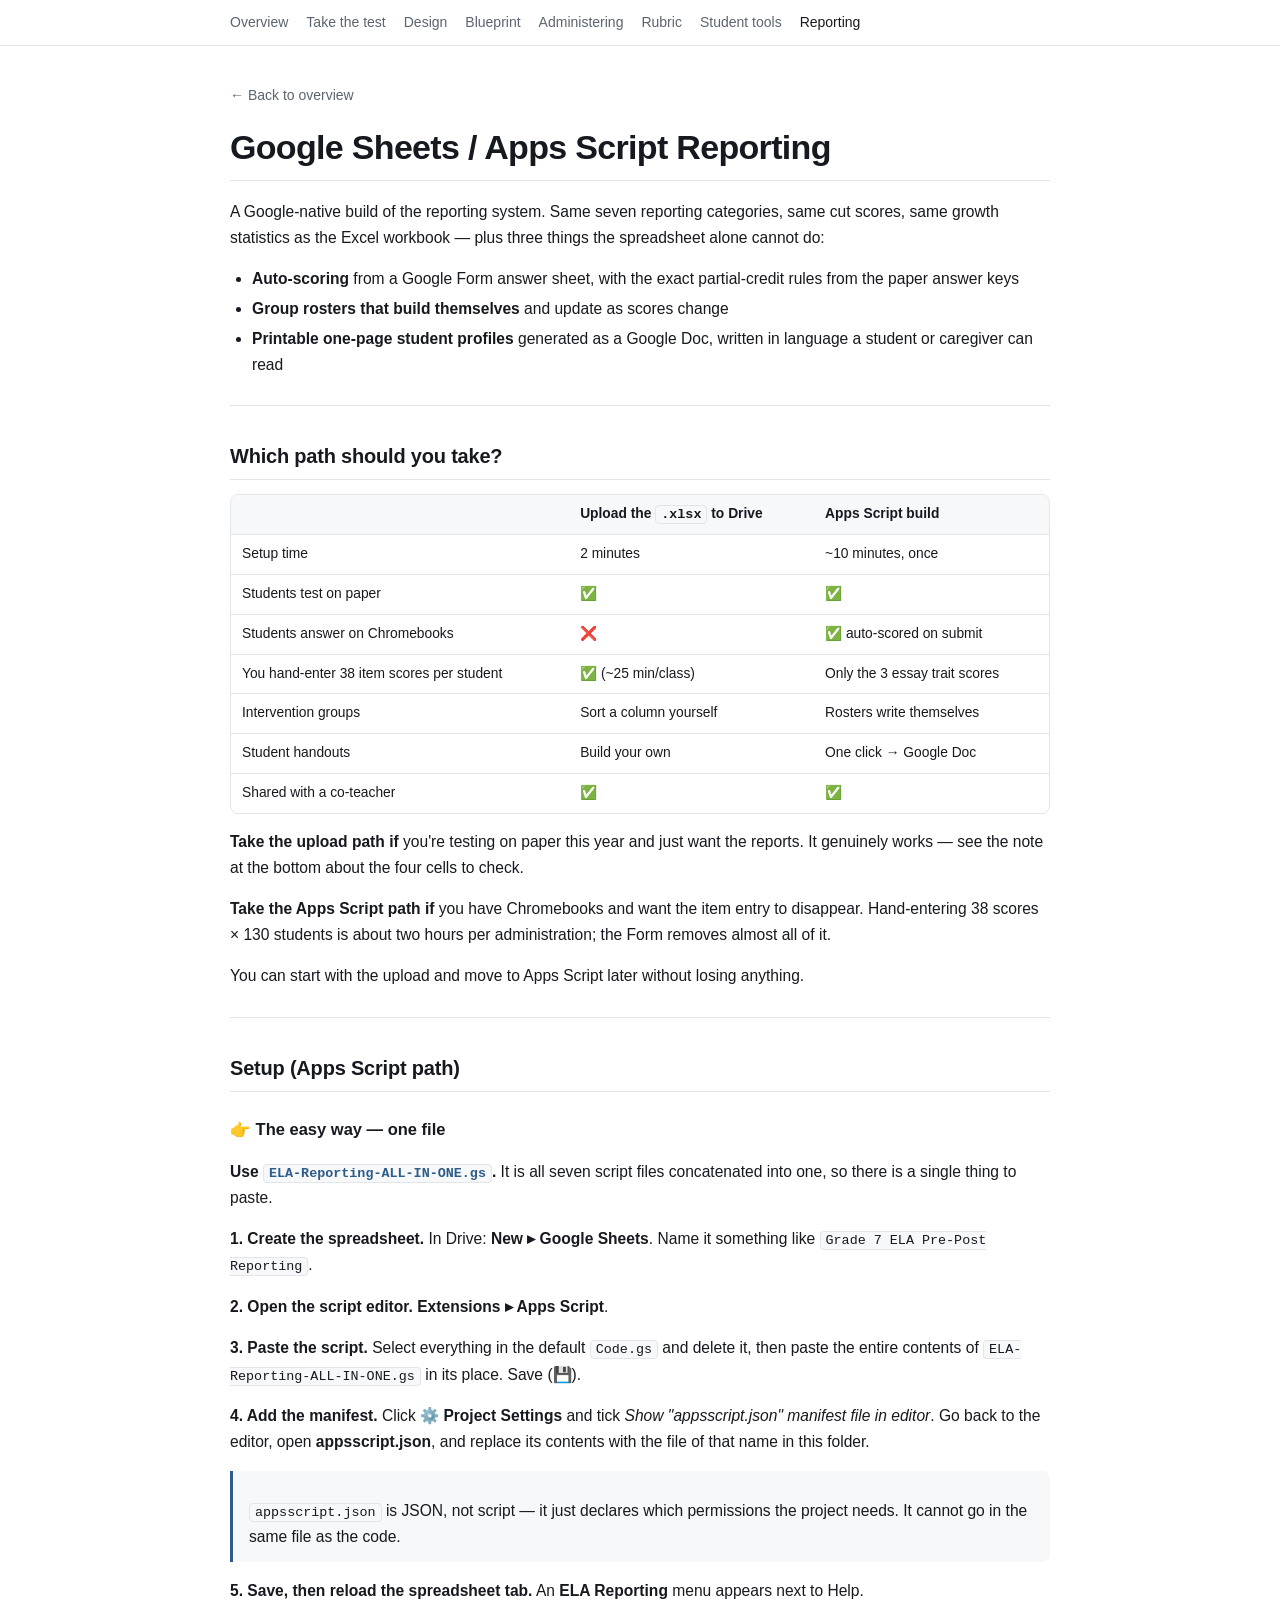
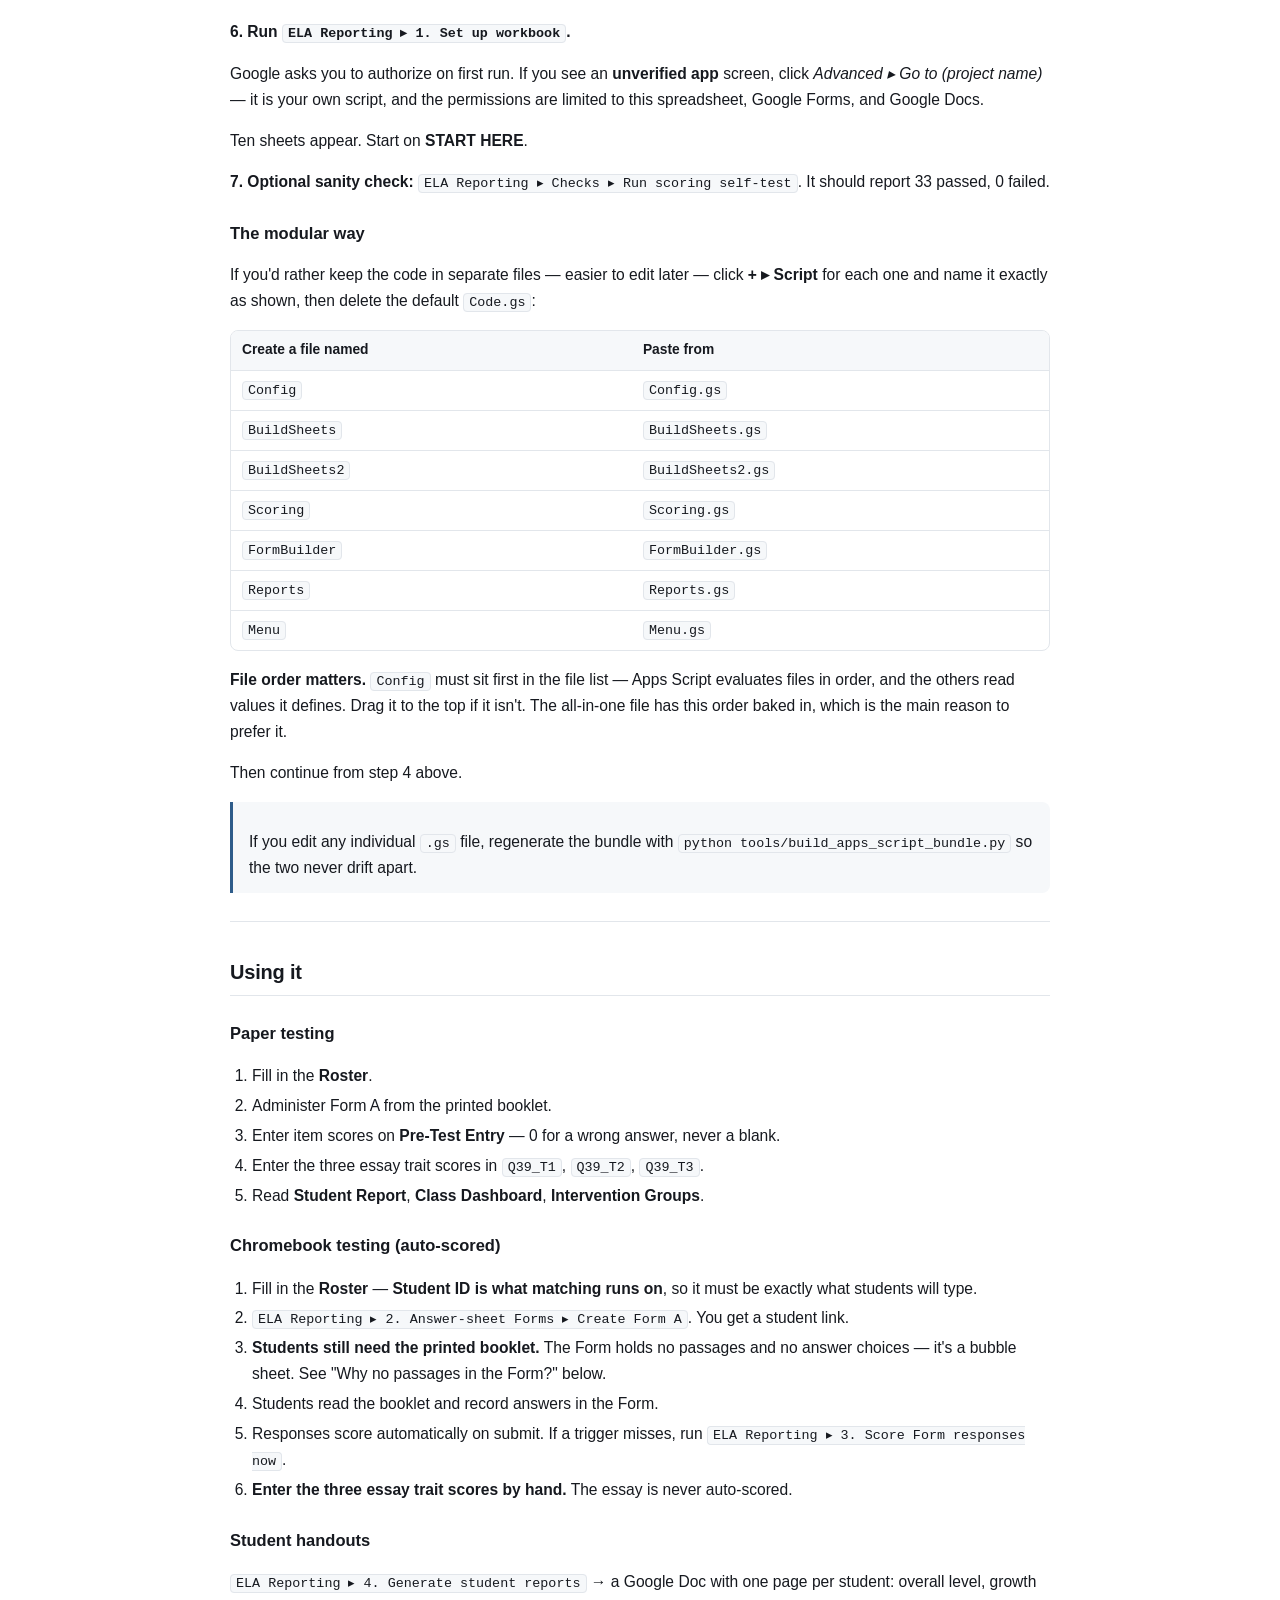
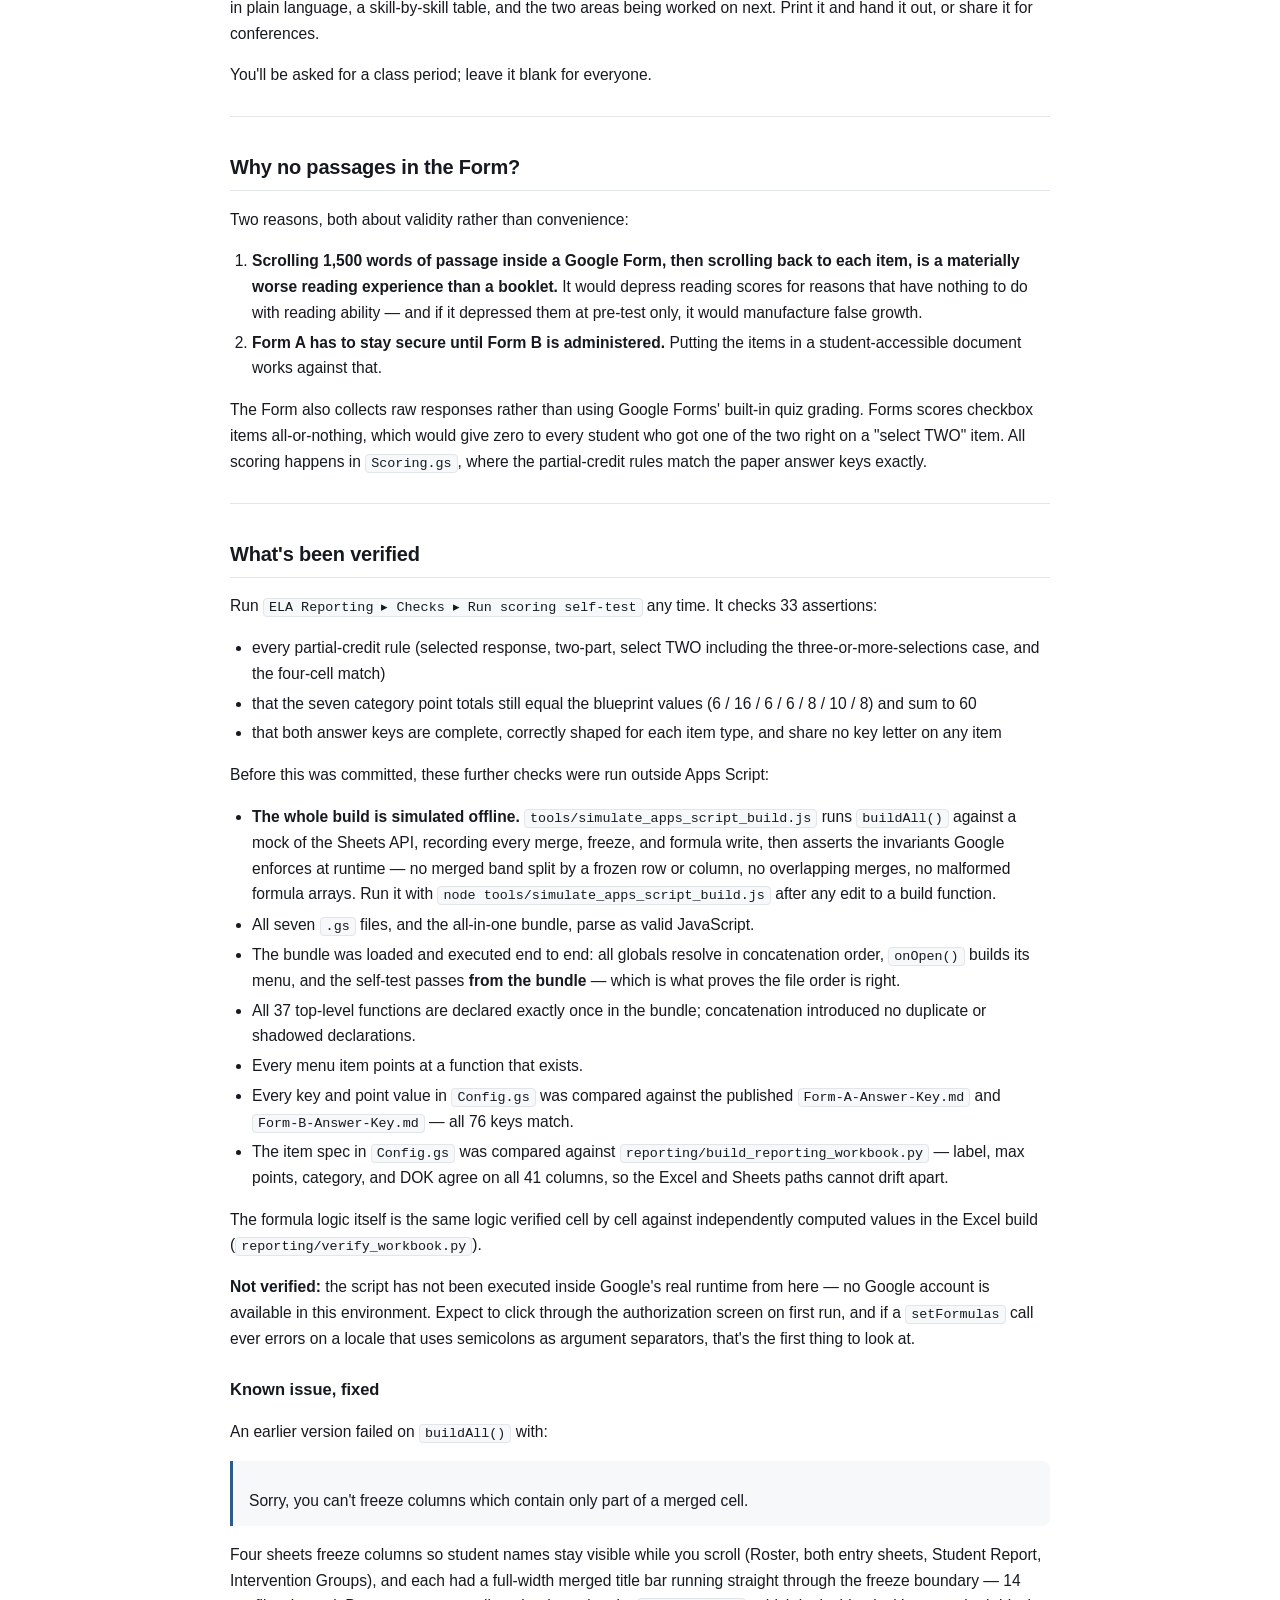
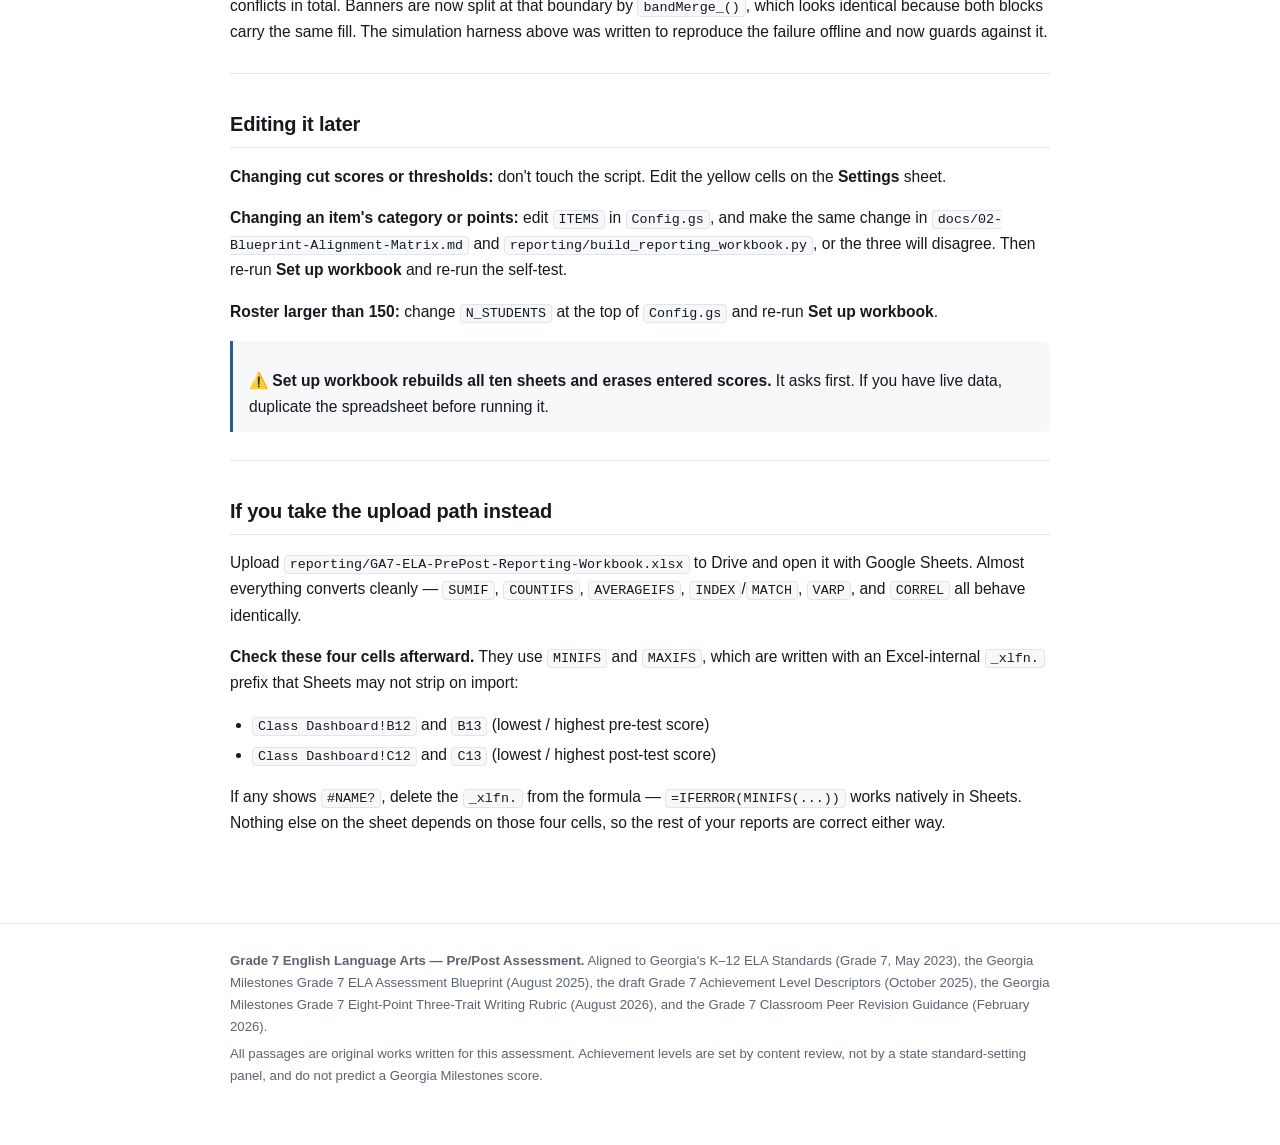
<file: guides/reporting-setup.html>
<!doctype html>
<html lang="en">
<head>
<meta charset="utf-8">
<meta name="viewport" content="width=device-width,initial-scale=1">
<title>Reporting setup · Grade 7 ELA Pre/Post</title>
<meta name="description" content="A blueprint-faithful Grade 7 ELA pre/post assessment aligned to Georgia's K-12 ELA Standards and the Georgia Milestones Grade 7 ELA blueprint.">
<meta name="robots" content="noindex">
<link rel="stylesheet" href="../assets/site.css">
</head>
<body>

<nav class="nav"><div class="wrap"><a href="../index.html">Overview</a><a href="../Grade-7-ELA-Pre-Post.html">Take the test</a><a href="../guides/design-notes.html">Design</a><a href="../guides/blueprint-matrix.html">Blueprint</a><a href="../guides/administration.html">Administering</a><a href="../guides/writing-rubric.html">Rubric</a><a href="../guides/student-checklist.html">Student tools</a><a href="../guides/reporting-setup.html" class="on">Reporting</a></div></nav>
<main><div class="wrap">
<a class="backlink" href="../index.html">← Back to overview</a><article class="doc"><h1>Google Sheets / Apps Script Reporting</h1>
<p>A Google-native build of the reporting system. Same seven reporting categories, same cut scores, same growth statistics as the Excel workbook — plus three things the spreadsheet alone cannot do:</p>
<ul>
<li><strong>Auto-scoring</strong> from a Google Form answer sheet, with the exact partial-credit rules from the paper answer keys</li>
<li><strong>Group rosters that build themselves</strong> and update as scores change</li>
<li><strong>Printable one-page student profiles</strong> generated as a Google Doc, written in language a student or caregiver can read</li>
</ul>
<hr />
<h2>Which path should you take?</h2>
<div class="table-scroll"><table>
<thead>
<tr>
<th></th>
<th>Upload the <code>.xlsx</code> to Drive</th>
<th>Apps Script build</th>
</tr>
</thead>
<tbody>
<tr>
<td>Setup time</td>
<td>2 minutes</td>
<td>~10 minutes, once</td>
</tr>
<tr>
<td>Students test on paper</td>
<td>✅</td>
<td>✅</td>
</tr>
<tr>
<td>Students answer on Chromebooks</td>
<td>❌</td>
<td>✅ auto-scored on submit</td>
</tr>
<tr>
<td>You hand-enter 38 item scores per student</td>
<td>✅ (~25 min/class)</td>
<td>Only the 3 essay trait scores</td>
</tr>
<tr>
<td>Intervention groups</td>
<td>Sort a column yourself</td>
<td>Rosters write themselves</td>
</tr>
<tr>
<td>Student handouts</td>
<td>Build your own</td>
<td>One click → Google Doc</td>
</tr>
<tr>
<td>Shared with a co-teacher</td>
<td>✅</td>
<td>✅</td>
</tr>
</tbody>
</table></div>
<p><strong>Take the upload path if</strong> you're testing on paper this year and just want the reports. It genuinely works — see the note at the bottom about the four cells to check.</p>
<p><strong>Take the Apps Script path if</strong> you have Chromebooks and want the item entry to disappear. Hand-entering 38 scores × 130 students is about two hours per administration; the Form removes almost all of it.</p>
<p>You can start with the upload and move to Apps Script later without losing anything.</p>
<hr />
<h2>Setup (Apps Script path)</h2>
<h3>👉 The easy way — one file</h3>
<p><strong>Use <a href="ELA-Reporting-ALL-IN-ONE.gs"><code>ELA-Reporting-ALL-IN-ONE.gs</code></a>.</strong> It is all seven script files concatenated into one, so there is a single thing to paste.</p>
<p><strong>1. Create the spreadsheet.</strong> In Drive: <strong>New ▸ Google Sheets</strong>. Name it something like <code>Grade 7 ELA Pre-Post Reporting</code>.</p>
<p><strong>2. Open the script editor.</strong> <strong>Extensions ▸ Apps Script</strong>.</p>
<p><strong>3. Paste the script.</strong> Select everything in the default <code>Code.gs</code> and delete it, then paste the entire contents of <code>ELA-Reporting-ALL-IN-ONE.gs</code> in its place. Save (💾).</p>
<p><strong>4. Add the manifest.</strong> Click ⚙️ <strong>Project Settings</strong> and tick <em>Show "appsscript.json" manifest file in editor</em>. Go back to the editor, open <strong>appsscript.json</strong>, and replace its contents with the file of that name in this folder.</p>
<blockquote>
<p><code>appsscript.json</code> is JSON, not script — it just declares which permissions the project needs. It cannot go in the same file as the code.</p>
</blockquote>
<p><strong>5. Save, then reload the spreadsheet tab.</strong> An <strong>ELA Reporting</strong> menu appears next to Help.</p>
<p><strong>6. Run <code>ELA Reporting ▸ 1. Set up workbook</code>.</strong></p>
<p>Google asks you to authorize on first run. If you see an <strong>unverified app</strong> screen, click <em>Advanced ▸ Go to (project name)</em> — it is your own script, and the permissions are limited to this spreadsheet, Google Forms, and Google Docs.</p>
<p>Ten sheets appear. Start on <strong>START HERE</strong>.</p>
<p><strong>7. Optional sanity check:</strong> <code>ELA Reporting ▸ Checks ▸ Run scoring self-test</code>. It should report 33 passed, 0 failed.</p>
<h3>The modular way</h3>
<p>If you'd rather keep the code in separate files — easier to edit later — click <strong>+ ▸ Script</strong> for each one and name it exactly as shown, then delete the default <code>Code.gs</code>:</p>
<div class="table-scroll"><table>
<thead>
<tr>
<th>Create a file named</th>
<th>Paste from</th>
</tr>
</thead>
<tbody>
<tr>
<td><code>Config</code></td>
<td><code>Config.gs</code></td>
</tr>
<tr>
<td><code>BuildSheets</code></td>
<td><code>BuildSheets.gs</code></td>
</tr>
<tr>
<td><code>BuildSheets2</code></td>
<td><code>BuildSheets2.gs</code></td>
</tr>
<tr>
<td><code>Scoring</code></td>
<td><code>Scoring.gs</code></td>
</tr>
<tr>
<td><code>FormBuilder</code></td>
<td><code>FormBuilder.gs</code></td>
</tr>
<tr>
<td><code>Reports</code></td>
<td><code>Reports.gs</code></td>
</tr>
<tr>
<td><code>Menu</code></td>
<td><code>Menu.gs</code></td>
</tr>
</tbody>
</table></div>
<p><strong>File order matters.</strong> <code>Config</code> must sit first in the file list — Apps Script evaluates files in order, and the others read values it defines. Drag it to the top if it isn't. The all-in-one file has this order baked in, which is the main reason to prefer it.</p>
<p>Then continue from step 4 above.</p>
<blockquote>
<p>If you edit any individual <code>.gs</code> file, regenerate the bundle with <code>python tools/build_apps_script_bundle.py</code> so the two never drift apart.</p>
</blockquote>
<hr />
<h2>Using it</h2>
<h3>Paper testing</h3>
<ol>
<li>Fill in the <strong>Roster</strong>.</li>
<li>Administer Form A from the printed booklet.</li>
<li>Enter item scores on <strong>Pre-Test Entry</strong> — 0 for a wrong answer, never a blank.</li>
<li>Enter the three essay trait scores in <code>Q39_T1</code>, <code>Q39_T2</code>, <code>Q39_T3</code>.</li>
<li>Read <strong>Student Report</strong>, <strong>Class Dashboard</strong>, <strong>Intervention Groups</strong>.</li>
</ol>
<h3>Chromebook testing (auto-scored)</h3>
<ol>
<li>Fill in the <strong>Roster</strong> — <strong>Student ID is what matching runs on</strong>, so it must be exactly what students will type.</li>
<li><code>ELA Reporting ▸ 2. Answer-sheet Forms ▸ Create Form A</code>. You get a student link.</li>
<li><strong>Students still need the printed booklet.</strong> The Form holds no passages and no answer choices — it's a bubble sheet. See "Why no passages in the Form?" below.</li>
<li>Students read the booklet and record answers in the Form.</li>
<li>Responses score automatically on submit. If a trigger misses, run <code>ELA Reporting ▸ 3. Score Form responses now</code>.</li>
<li><strong>Enter the three essay trait scores by hand.</strong> The essay is never auto-scored.</li>
</ol>
<h3>Student handouts</h3>
<p><code>ELA Reporting ▸ 4. Generate student reports</code> → a Google Doc with one page per student: overall level, growth in plain language, a skill-by-skill table, and the two areas being worked on next. Print it and hand it out, or share it for conferences.</p>
<p>You'll be asked for a class period; leave it blank for everyone.</p>
<hr />
<h2>Why no passages in the Form?</h2>
<p>Two reasons, both about validity rather than convenience:</p>
<ol>
<li><strong>Scrolling 1,500 words of passage inside a Google Form, then scrolling back to each item, is a materially worse reading experience than a booklet.</strong> It would depress reading scores for reasons that have nothing to do with reading ability — and if it depressed them at pre-test only, it would manufacture false growth.</li>
<li><strong>Form A has to stay secure until Form B is administered.</strong> Putting the items in a student-accessible document works against that.</li>
</ol>
<p>The Form also collects raw responses rather than using Google Forms' built-in quiz grading. Forms scores checkbox items all-or-nothing, which would give zero to every student who got one of the two right on a "select TWO" item. All scoring happens in <code>Scoring.gs</code>, where the partial-credit rules match the paper answer keys exactly.</p>
<hr />
<h2>What's been verified</h2>
<p>Run <code>ELA Reporting ▸ Checks ▸ Run scoring self-test</code> any time. It checks 33 assertions:</p>
<ul>
<li>every partial-credit rule (selected response, two-part, select TWO including the three-or-more-selections case, and the four-cell match)</li>
<li>that the seven category point totals still equal the blueprint values (6 / 16 / 6 / 6 / 8 / 10 / 8) and sum to 60</li>
<li>that both answer keys are complete, correctly shaped for each item type, and share no key letter on any item</li>
</ul>
<p>Before this was committed, these further checks were run outside Apps Script:</p>
<ul>
<li><strong>The whole build is simulated offline.</strong> <code>tools/simulate_apps_script_build.js</code> runs <code>buildAll()</code> against a mock of the Sheets API, recording every merge, freeze, and formula write, then asserts the invariants Google enforces at runtime — no merged band split by a frozen row or column, no overlapping merges, no malformed formula arrays. Run it with <code>node tools/simulate_apps_script_build.js</code> after any edit to a build function.</li>
<li>All seven <code>.gs</code> files, and the all-in-one bundle, parse as valid JavaScript.</li>
<li>The bundle was loaded and executed end to end: all globals resolve in concatenation order, <code>onOpen()</code> builds its menu, and the self-test passes <strong>from the bundle</strong> — which is what proves the file order is right.</li>
<li>All 37 top-level functions are declared exactly once in the bundle; concatenation introduced no duplicate or shadowed declarations.</li>
<li>Every menu item points at a function that exists.</li>
<li>Every key and point value in <code>Config.gs</code> was compared against the published <code>Form-A-Answer-Key.md</code> and <code>Form-B-Answer-Key.md</code> — all 76 keys match.</li>
<li>The item spec in <code>Config.gs</code> was compared against <code>reporting/build_reporting_workbook.py</code> — label, max points, category, and DOK agree on all 41 columns, so the Excel and Sheets paths cannot drift apart.</li>
</ul>
<p>The formula logic itself is the same logic verified cell by cell against independently computed values in the Excel build (<code>reporting/verify_workbook.py</code>).</p>
<p><strong>Not verified:</strong> the script has not been executed inside Google's real runtime from here — no Google account is available in this environment. Expect to click through the authorization screen on first run, and if a <code>setFormulas</code> call ever errors on a locale that uses semicolons as argument separators, that's the first thing to look at.</p>
<h3>Known issue, fixed</h3>
<p>An earlier version failed on <code>buildAll()</code> with:</p>
<blockquote>
<p>Sorry, you can't freeze columns which contain only part of a merged cell.</p>
</blockquote>
<p>Four sheets freeze columns so student names stay visible while you scroll (Roster, both entry sheets, Student Report, Intervention Groups), and each had a full-width merged title bar running straight through the freeze boundary — 14 conflicts in total. Banners are now split at that boundary by <code>bandMerge_()</code>, which looks identical because both blocks carry the same fill. The simulation harness above was written to reproduce the failure offline and now guards against it.</p>
<hr />
<h2>Editing it later</h2>
<p><strong>Changing cut scores or thresholds:</strong> don't touch the script. Edit the yellow cells on the <strong>Settings</strong> sheet.</p>
<p><strong>Changing an item's category or points:</strong> edit <code>ITEMS</code> in <code>Config.gs</code>, and make the same change in <code>docs/02-Blueprint-Alignment-Matrix.md</code> and <code>reporting/build_reporting_workbook.py</code>, or the three will disagree. Then re-run <strong>Set up workbook</strong> and re-run the self-test.</p>
<p><strong>Roster larger than 150:</strong> change <code>N_STUDENTS</code> at the top of <code>Config.gs</code> and re-run <strong>Set up workbook</strong>.</p>
<blockquote>
<p>⚠️ <strong>Set up workbook rebuilds all ten sheets and erases entered scores.</strong> It asks first. If you have live data, duplicate the spreadsheet before running it.</p>
</blockquote>
<hr />
<h2>If you take the upload path instead</h2>
<p>Upload <code>reporting/GA7-ELA-PrePost-Reporting-Workbook.xlsx</code> to Drive and open it with Google Sheets. Almost everything converts cleanly — <code>SUMIF</code>, <code>COUNTIFS</code>, <code>AVERAGEIFS</code>, <code>INDEX</code>/<code>MATCH</code>, <code>VARP</code>, and <code>CORREL</code> all behave identically.</p>
<p><strong>Check these four cells afterward.</strong> They use <code>MINIFS</code> and <code>MAXIFS</code>, which are written with an Excel-internal <code>_xlfn.</code> prefix that Sheets may not strip on import:</p>
<ul>
<li><code>Class Dashboard!B12</code> and <code>B13</code> (lowest / highest pre-test score)</li>
<li><code>Class Dashboard!C12</code> and <code>C13</code> (lowest / highest post-test score)</li>
</ul>
<p>If any shows <code>#NAME?</code>, delete the <code>_xlfn.</code> from the formula — <code>=IFERROR(MINIFS(...))</code> works natively in Sheets. Nothing else on the sheet depends on those four cells, so the rest of your reports are correct either way.</p></article>
</div></main>
<footer><div class="wrap">
<p><strong>Grade 7 English Language Arts — Pre/Post Assessment.</strong> Aligned to Georgia's K–12 ELA Standards (Grade 7, May 2023), the Georgia Milestones Grade 7 ELA Assessment Blueprint (August 2025), the draft Grade 7 Achievement Level Descriptors (October 2025), the Georgia Milestones Grade 7 Eight-Point Three-Trait Writing Rubric (August 2026), and the Grade 7 Classroom Peer Revision Guidance (February 2026).</p>
<p>All passages are original works written for this assessment. Achievement levels are set by content review, not by a state standard-setting panel, and do not predict a Georgia Milestones score.</p>
</div></footer>
</body>
</html>
</file>
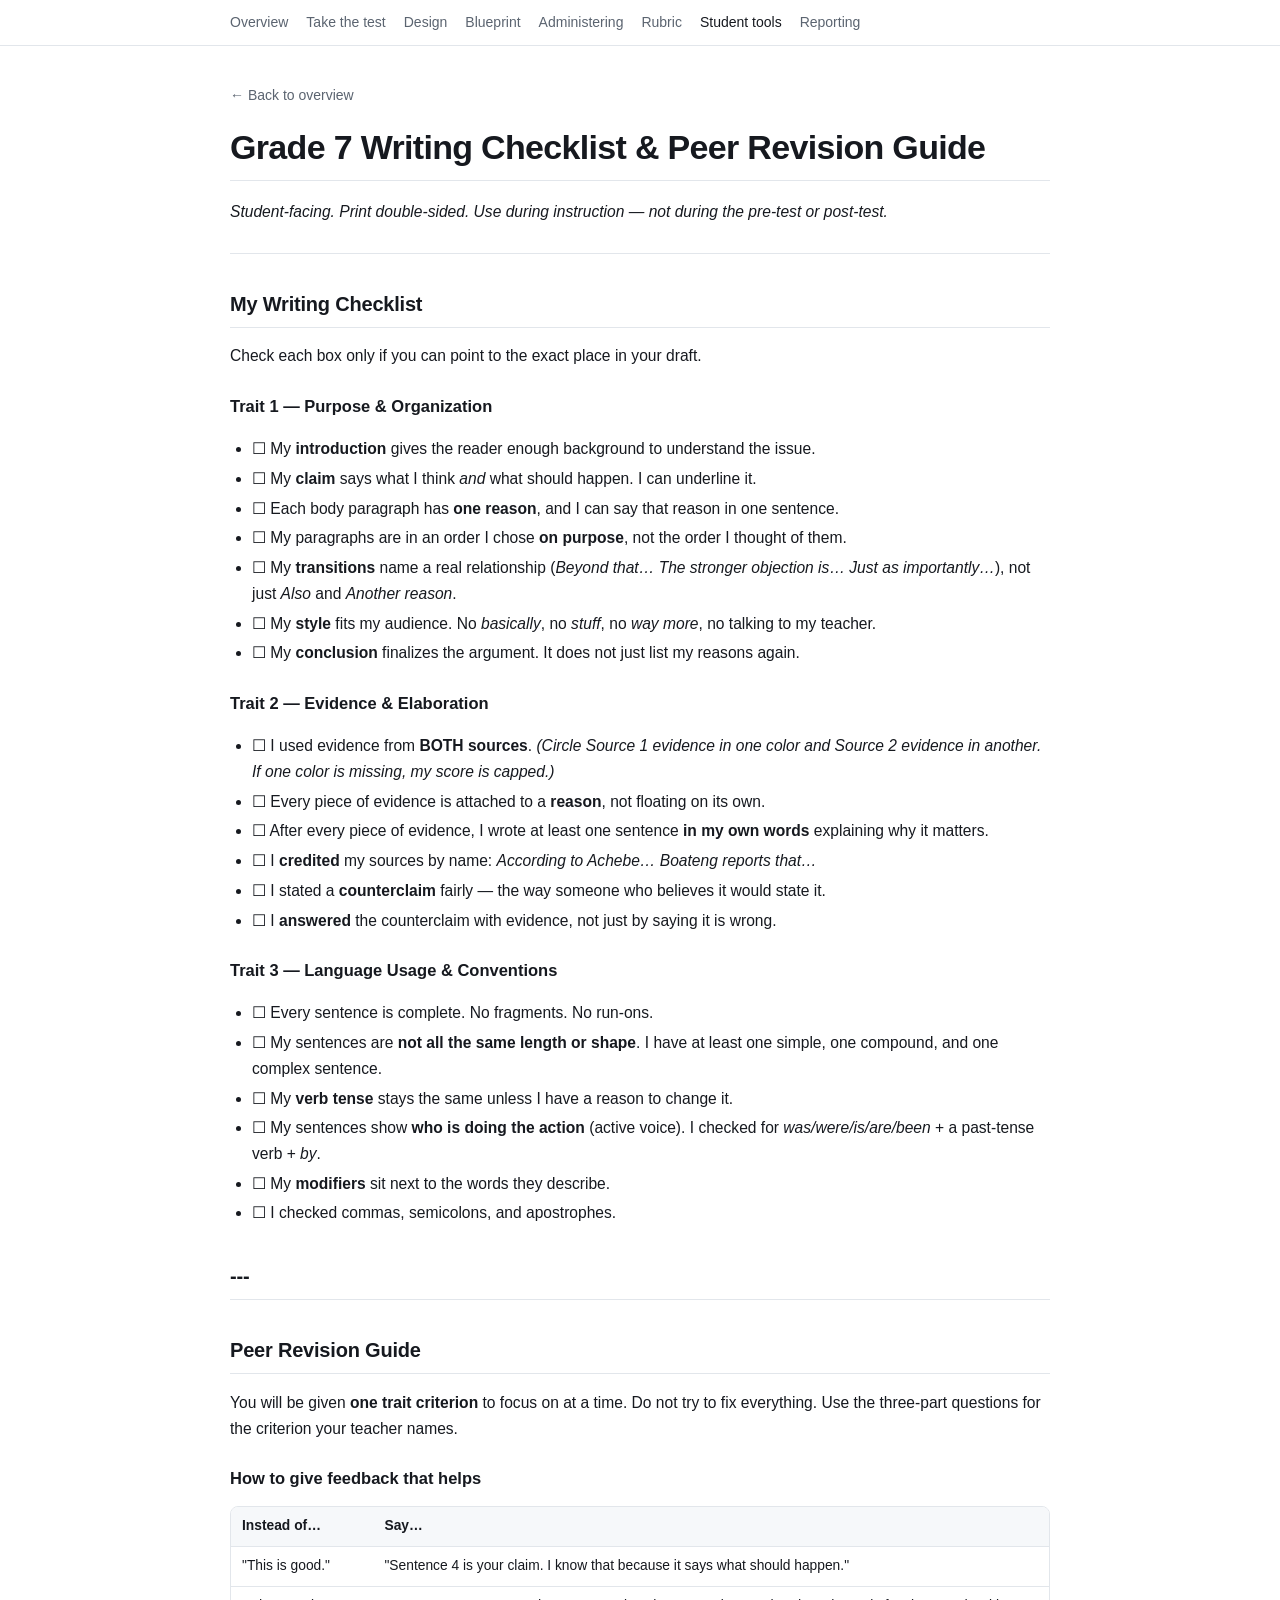
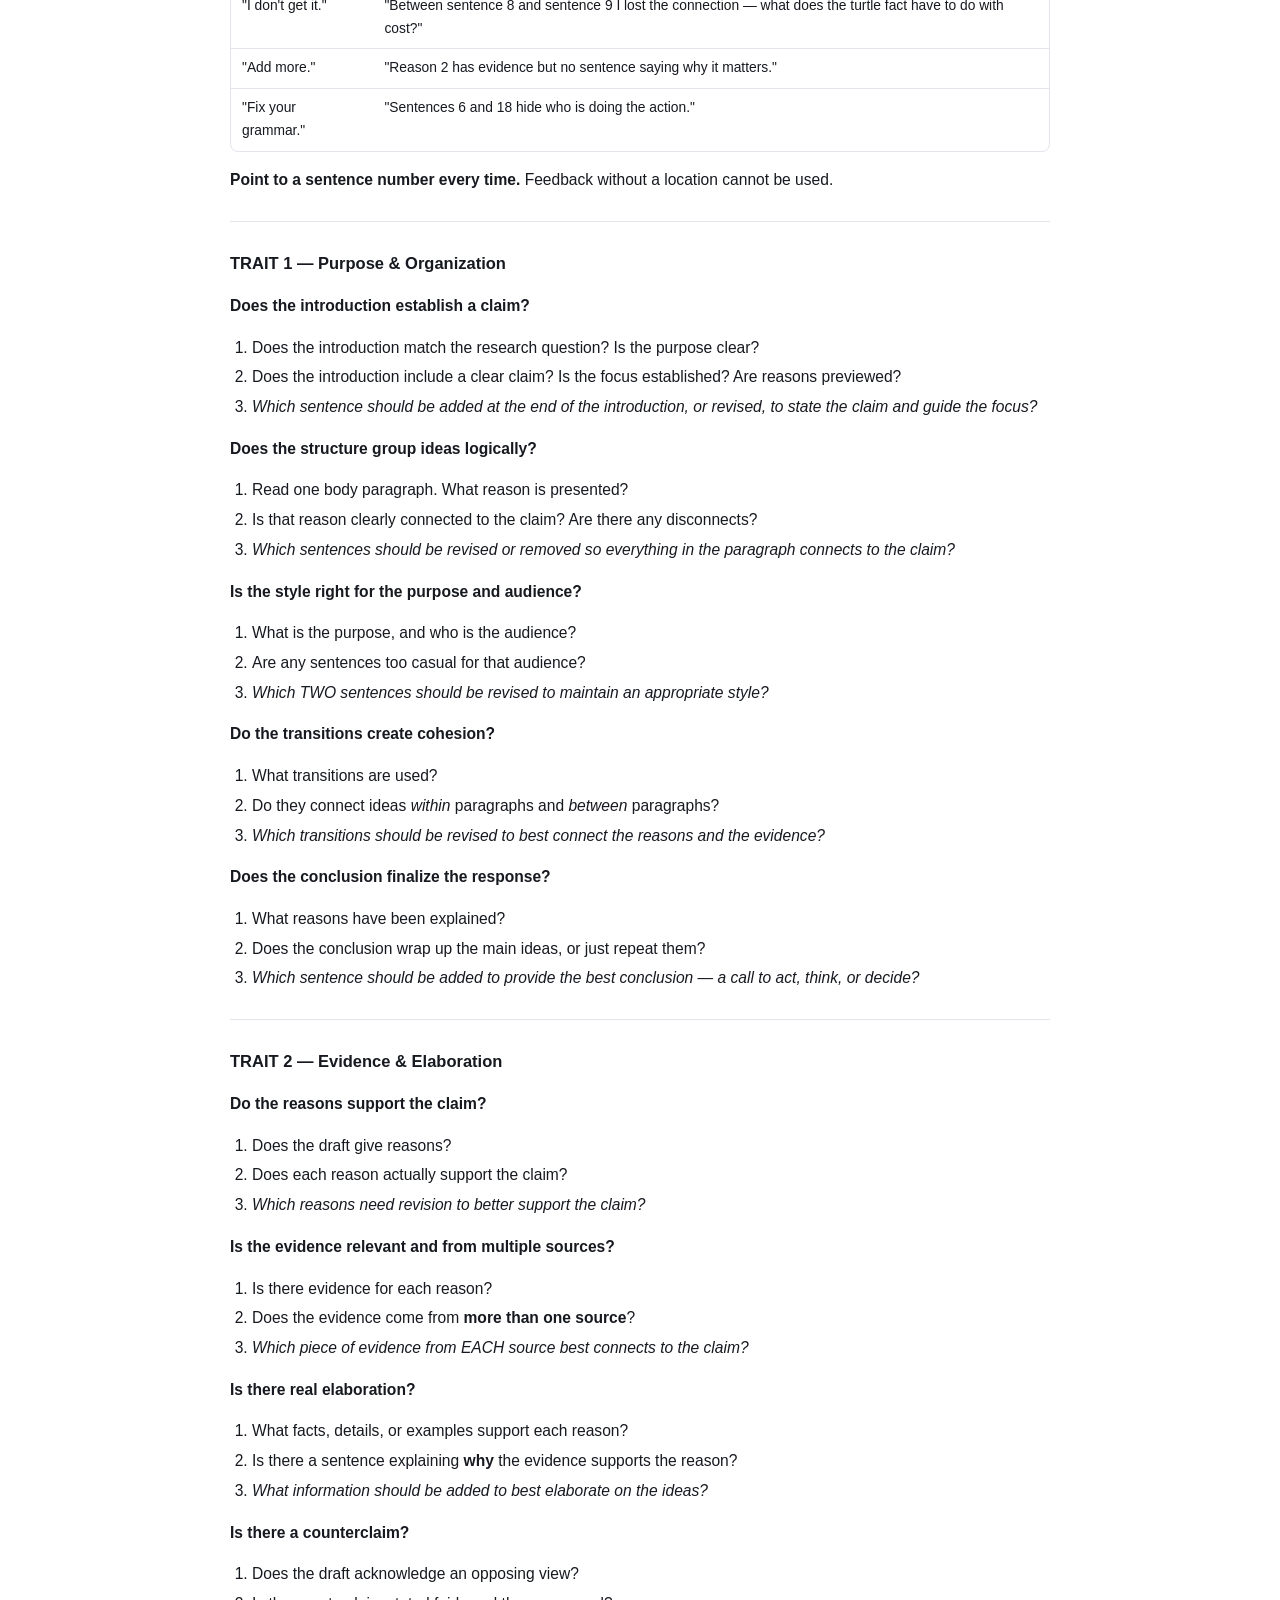
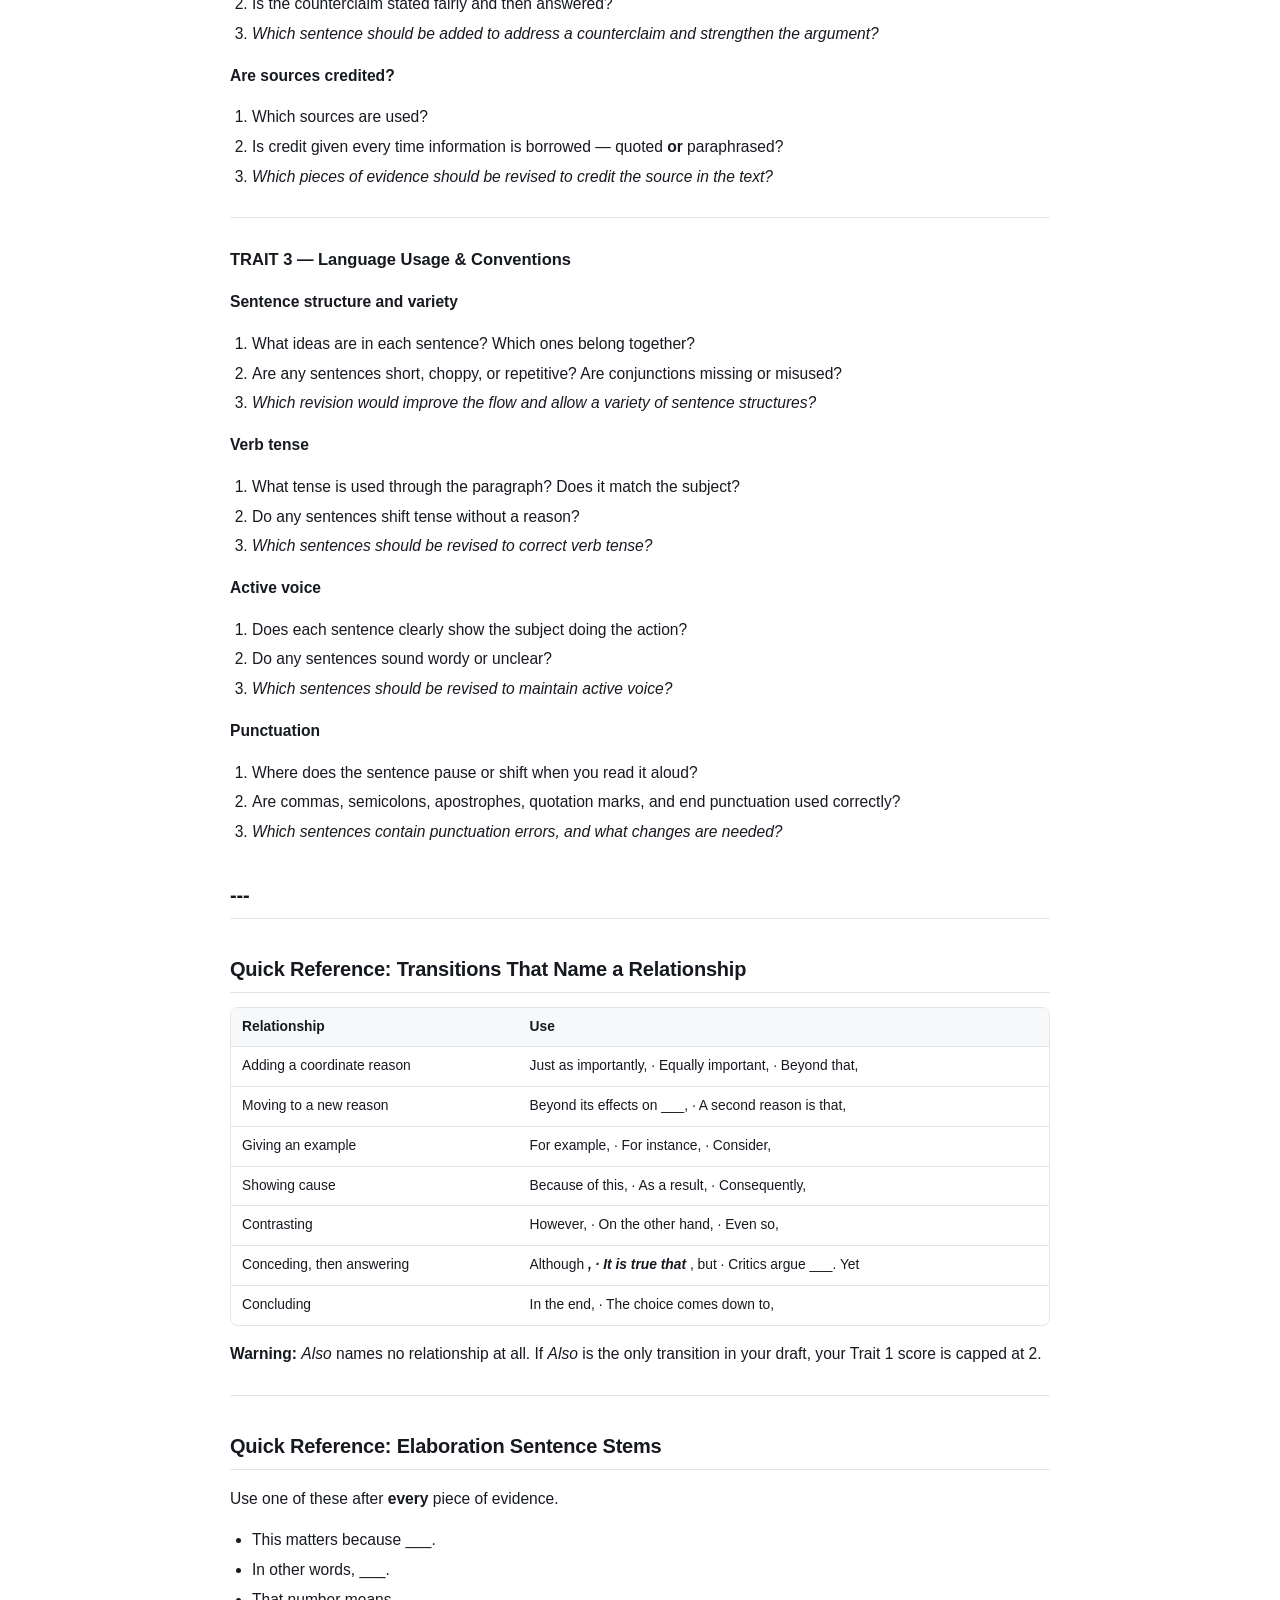
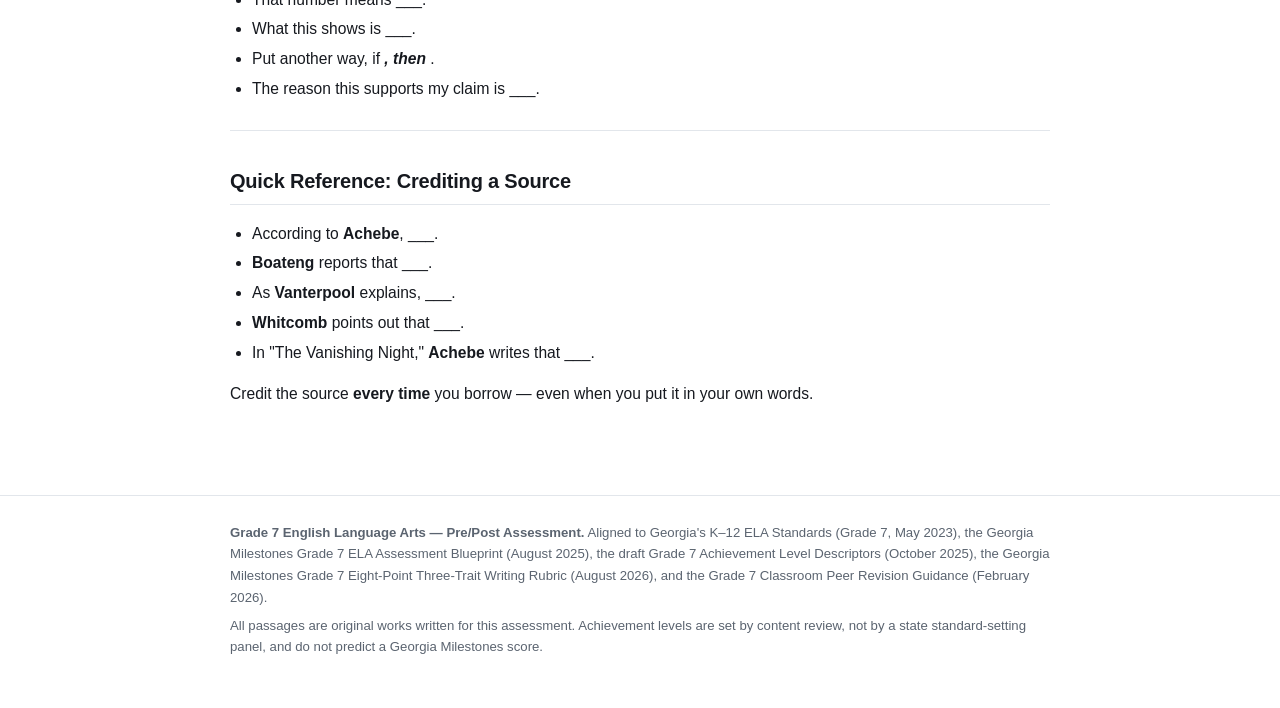
<file: guides/student-checklist.html>
<!doctype html>
<html lang="en">
<head>
<meta charset="utf-8">
<meta name="viewport" content="width=device-width,initial-scale=1">
<title>Student checklist &amp; peer revision · Grade 7 ELA Pre/Post</title>
<meta name="description" content="A blueprint-faithful Grade 7 ELA pre/post assessment aligned to Georgia's K-12 ELA Standards and the Georgia Milestones Grade 7 ELA blueprint.">
<meta name="robots" content="noindex">
<link rel="stylesheet" href="../assets/site.css">
</head>
<body>

<nav class="nav"><div class="wrap"><a href="../index.html">Overview</a><a href="../Grade-7-ELA-Pre-Post.html">Take the test</a><a href="../guides/design-notes.html">Design</a><a href="../guides/blueprint-matrix.html">Blueprint</a><a href="../guides/administration.html">Administering</a><a href="../guides/writing-rubric.html">Rubric</a><a href="../guides/student-checklist.html" class="on">Student tools</a><a href="../guides/reporting-setup.html">Reporting</a></div></nav>
<main><div class="wrap">
<a class="backlink" href="../index.html">← Back to overview</a><article class="doc"><h1>Grade 7 Writing Checklist &amp; Peer Revision Guide</h1>
<p><em>Student-facing. Print double-sided. Use during instruction — not during the pre-test or post-test.</em></p>
<hr />
<h2>My Writing Checklist</h2>
<p>Check each box only if you can point to the exact place in your draft.</p>
<h3>Trait 1 — Purpose &amp; Organization</h3>
<ul>
<li>☐ My <strong>introduction</strong> gives the reader enough background to understand the issue.</li>
<li>☐ My <strong>claim</strong> says what I think <em>and</em> what should happen. I can underline it.</li>
<li>☐ Each body paragraph has <strong>one reason</strong>, and I can say that reason in one sentence.</li>
<li>☐ My paragraphs are in an order I chose <strong>on purpose</strong>, not the order I thought of them.</li>
<li>☐ My <strong>transitions</strong> name a real relationship (<em>Beyond that… The stronger objection is… Just as importantly…</em>), not just <em>Also</em> and <em>Another reason</em>.</li>
<li>☐ My <strong>style</strong> fits my audience. No <em>basically</em>, no <em>stuff</em>, no <em>way more</em>, no talking to my teacher.</li>
<li>☐ My <strong>conclusion</strong> finalizes the argument. It does not just list my reasons again.</li>
</ul>
<h3>Trait 2 — Evidence &amp; Elaboration</h3>
<ul>
<li>☐ I used evidence from <strong>BOTH sources</strong>. <em>(Circle Source 1 evidence in one color and Source 2 evidence in another. If one color is missing, my score is capped.)</em></li>
<li>☐ Every piece of evidence is attached to a <strong>reason</strong>, not floating on its own.</li>
<li>☐ After every piece of evidence, I wrote at least one sentence <strong>in my own words</strong> explaining why it matters.</li>
<li>☐ I <strong>credited</strong> my sources by name: <em>According to Achebe… Boateng reports that…</em></li>
<li>☐ I stated a <strong>counterclaim</strong> fairly — the way someone who believes it would state it.</li>
<li>☐ I <strong>answered</strong> the counterclaim with evidence, not just by saying it is wrong.</li>
</ul>
<h3>Trait 3 — Language Usage &amp; Conventions</h3>
<ul>
<li>☐ Every sentence is complete. No fragments. No run-ons.</li>
<li>☐ My sentences are <strong>not all the same length or shape</strong>. I have at least one simple, one compound, and one complex sentence.</li>
<li>☐ My <strong>verb tense</strong> stays the same unless I have a reason to change it.</li>
<li>☐ My sentences show <strong>who is doing the action</strong> (active voice). I checked for <em>was/were/is/are/been</em> + a past-tense verb + <em>by</em>.</li>
<li>☐ My <strong>modifiers</strong> sit next to the words they describe.</li>
<li>☐ I checked commas, semicolons, and apostrophes.</li>
</ul>
<h2>---</h2>
<h2>Peer Revision Guide</h2>
<p>You will be given <strong>one trait criterion</strong> to focus on at a time. Do not try to fix everything. Use the three-part questions for the criterion your teacher names.</p>
<h3>How to give feedback that helps</h3>
<div class="table-scroll"><table>
<thead>
<tr>
<th>Instead of…</th>
<th>Say…</th>
</tr>
</thead>
<tbody>
<tr>
<td>"This is good."</td>
<td>"Sentence 4 is your claim. I know that because it says what should happen."</td>
</tr>
<tr>
<td>"I don't get it."</td>
<td>"Between sentence 8 and sentence 9 I lost the connection — what does the turtle fact have to do with cost?"</td>
</tr>
<tr>
<td>"Add more."</td>
<td>"Reason 2 has evidence but no sentence saying why it matters."</td>
</tr>
<tr>
<td>"Fix your grammar."</td>
<td>"Sentences 6 and 18 hide who is doing the action."</td>
</tr>
</tbody>
</table></div>
<p><strong>Point to a sentence number every time.</strong> Feedback without a location cannot be used.</p>
<hr />
<h3>TRAIT 1 — Purpose &amp; Organization</h3>
<p><strong>Does the introduction establish a claim?</strong></p>
<ol>
<li>Does the introduction match the research question? Is the purpose clear?</li>
<li>Does the introduction include a clear claim? Is the focus established? Are reasons previewed?</li>
<li><em>Which sentence should be added at the end of the introduction, or revised, to state the claim and guide the focus?</em></li>
</ol>
<p><strong>Does the structure group ideas logically?</strong></p>
<ol>
<li>Read one body paragraph. What reason is presented?</li>
<li>Is that reason clearly connected to the claim? Are there any disconnects?</li>
<li><em>Which sentences should be revised or removed so everything in the paragraph connects to the claim?</em></li>
</ol>
<p><strong>Is the style right for the purpose and audience?</strong></p>
<ol>
<li>What is the purpose, and who is the audience?</li>
<li>Are any sentences too casual for that audience?</li>
<li><em>Which TWO sentences should be revised to maintain an appropriate style?</em></li>
</ol>
<p><strong>Do the transitions create cohesion?</strong></p>
<ol>
<li>What transitions are used?</li>
<li>Do they connect ideas <em>within</em> paragraphs and <em>between</em> paragraphs?</li>
<li><em>Which transitions should be revised to best connect the reasons and the evidence?</em></li>
</ol>
<p><strong>Does the conclusion finalize the response?</strong></p>
<ol>
<li>What reasons have been explained?</li>
<li>Does the conclusion wrap up the main ideas, or just repeat them?</li>
<li><em>Which sentence should be added to provide the best conclusion — a call to act, think, or decide?</em></li>
</ol>
<hr />
<h3>TRAIT 2 — Evidence &amp; Elaboration</h3>
<p><strong>Do the reasons support the claim?</strong></p>
<ol>
<li>Does the draft give reasons?</li>
<li>Does each reason actually support the claim?</li>
<li><em>Which reasons need revision to better support the claim?</em></li>
</ol>
<p><strong>Is the evidence relevant and from multiple sources?</strong></p>
<ol>
<li>Is there evidence for each reason?</li>
<li>Does the evidence come from <strong>more than one source</strong>?</li>
<li><em>Which piece of evidence from EACH source best connects to the claim?</em></li>
</ol>
<p><strong>Is there real elaboration?</strong></p>
<ol>
<li>What facts, details, or examples support each reason?</li>
<li>Is there a sentence explaining <strong>why</strong> the evidence supports the reason?</li>
<li><em>What information should be added to best elaborate on the ideas?</em></li>
</ol>
<p><strong>Is there a counterclaim?</strong></p>
<ol>
<li>Does the draft acknowledge an opposing view?</li>
<li>Is the counterclaim stated fairly and then answered?</li>
<li><em>Which sentence should be added to address a counterclaim and strengthen the argument?</em></li>
</ol>
<p><strong>Are sources credited?</strong></p>
<ol>
<li>Which sources are used?</li>
<li>Is credit given every time information is borrowed — quoted <strong>or</strong> paraphrased?</li>
<li><em>Which pieces of evidence should be revised to credit the source in the text?</em></li>
</ol>
<hr />
<h3>TRAIT 3 — Language Usage &amp; Conventions</h3>
<p><strong>Sentence structure and variety</strong></p>
<ol>
<li>What ideas are in each sentence? Which ones belong together?</li>
<li>Are any sentences short, choppy, or repetitive? Are conjunctions missing or misused?</li>
<li><em>Which revision would improve the flow and allow a variety of sentence structures?</em></li>
</ol>
<p><strong>Verb tense</strong></p>
<ol>
<li>What tense is used through the paragraph? Does it match the subject?</li>
<li>Do any sentences shift tense without a reason?</li>
<li><em>Which sentences should be revised to correct verb tense?</em></li>
</ol>
<p><strong>Active voice</strong></p>
<ol>
<li>Does each sentence clearly show the subject doing the action?</li>
<li>Do any sentences sound wordy or unclear?</li>
<li><em>Which sentences should be revised to maintain active voice?</em></li>
</ol>
<p><strong>Punctuation</strong></p>
<ol>
<li>Where does the sentence pause or shift when you read it aloud?</li>
<li>Are commas, semicolons, apostrophes, quotation marks, and end punctuation used correctly?</li>
<li><em>Which sentences contain punctuation errors, and what changes are needed?</em></li>
</ol>
<h2>---</h2>
<h2>Quick Reference: Transitions That Name a Relationship</h2>
<div class="table-scroll"><table>
<thead>
<tr>
<th>Relationship</th>
<th>Use</th>
</tr>
</thead>
<tbody>
<tr>
<td>Adding a coordinate reason</td>
<td>Just as importantly, · Equally important, · Beyond that,</td>
</tr>
<tr>
<td>Moving to a new reason</td>
<td>Beyond its effects on ___, · A second reason is that,</td>
</tr>
<tr>
<td>Giving an example</td>
<td>For example, · For instance, · Consider,</td>
</tr>
<tr>
<td>Showing cause</td>
<td>Because of this, · As a result, · Consequently,</td>
</tr>
<tr>
<td>Contrasting</td>
<td>However, · On the other hand, · Even so,</td>
</tr>
<tr>
<td>Conceding, then answering</td>
<td>Although <strong><em>, · It is true that </em></strong>, but · Critics argue ___. Yet</td>
</tr>
<tr>
<td>Concluding</td>
<td>In the end, · The choice comes down to,</td>
</tr>
</tbody>
</table></div>
<p><strong>Warning:</strong> <em>Also</em> names no relationship at all. If <em>Also</em> is the only transition in your draft, your Trait 1 score is capped at 2.</p>
<hr />
<h2>Quick Reference: Elaboration Sentence Stems</h2>
<p>Use one of these after <strong>every</strong> piece of evidence.</p>
<ul>
<li>This matters because ___.</li>
<li>In other words, ___.</li>
<li>That number means ___.</li>
<li>What this shows is ___.</li>
<li>Put another way, if <strong><em>, then </em></strong>.</li>
<li>The reason this supports my claim is ___.</li>
</ul>
<hr />
<h2>Quick Reference: Crediting a Source</h2>
<ul>
<li>According to <strong>Achebe</strong>, ___.</li>
<li><strong>Boateng</strong> reports that ___.</li>
<li>As <strong>Vanterpool</strong> explains, ___.</li>
<li><strong>Whitcomb</strong> points out that ___.</li>
<li>In "The Vanishing Night," <strong>Achebe</strong> writes that ___.</li>
</ul>
<p>Credit the source <strong>every time</strong> you borrow — even when you put it in your own words.</p></article>
</div></main>
<footer><div class="wrap">
<p><strong>Grade 7 English Language Arts — Pre/Post Assessment.</strong> Aligned to Georgia's K–12 ELA Standards (Grade 7, May 2023), the Georgia Milestones Grade 7 ELA Assessment Blueprint (August 2025), the draft Grade 7 Achievement Level Descriptors (October 2025), the Georgia Milestones Grade 7 Eight-Point Three-Trait Writing Rubric (August 2026), and the Grade 7 Classroom Peer Revision Guidance (February 2026).</p>
<p>All passages are original works written for this assessment. Achievement levels are set by content review, not by a state standard-setting panel, and do not predict a Georgia Milestones score.</p>
</div></footer>
</body>
</html>
</file>
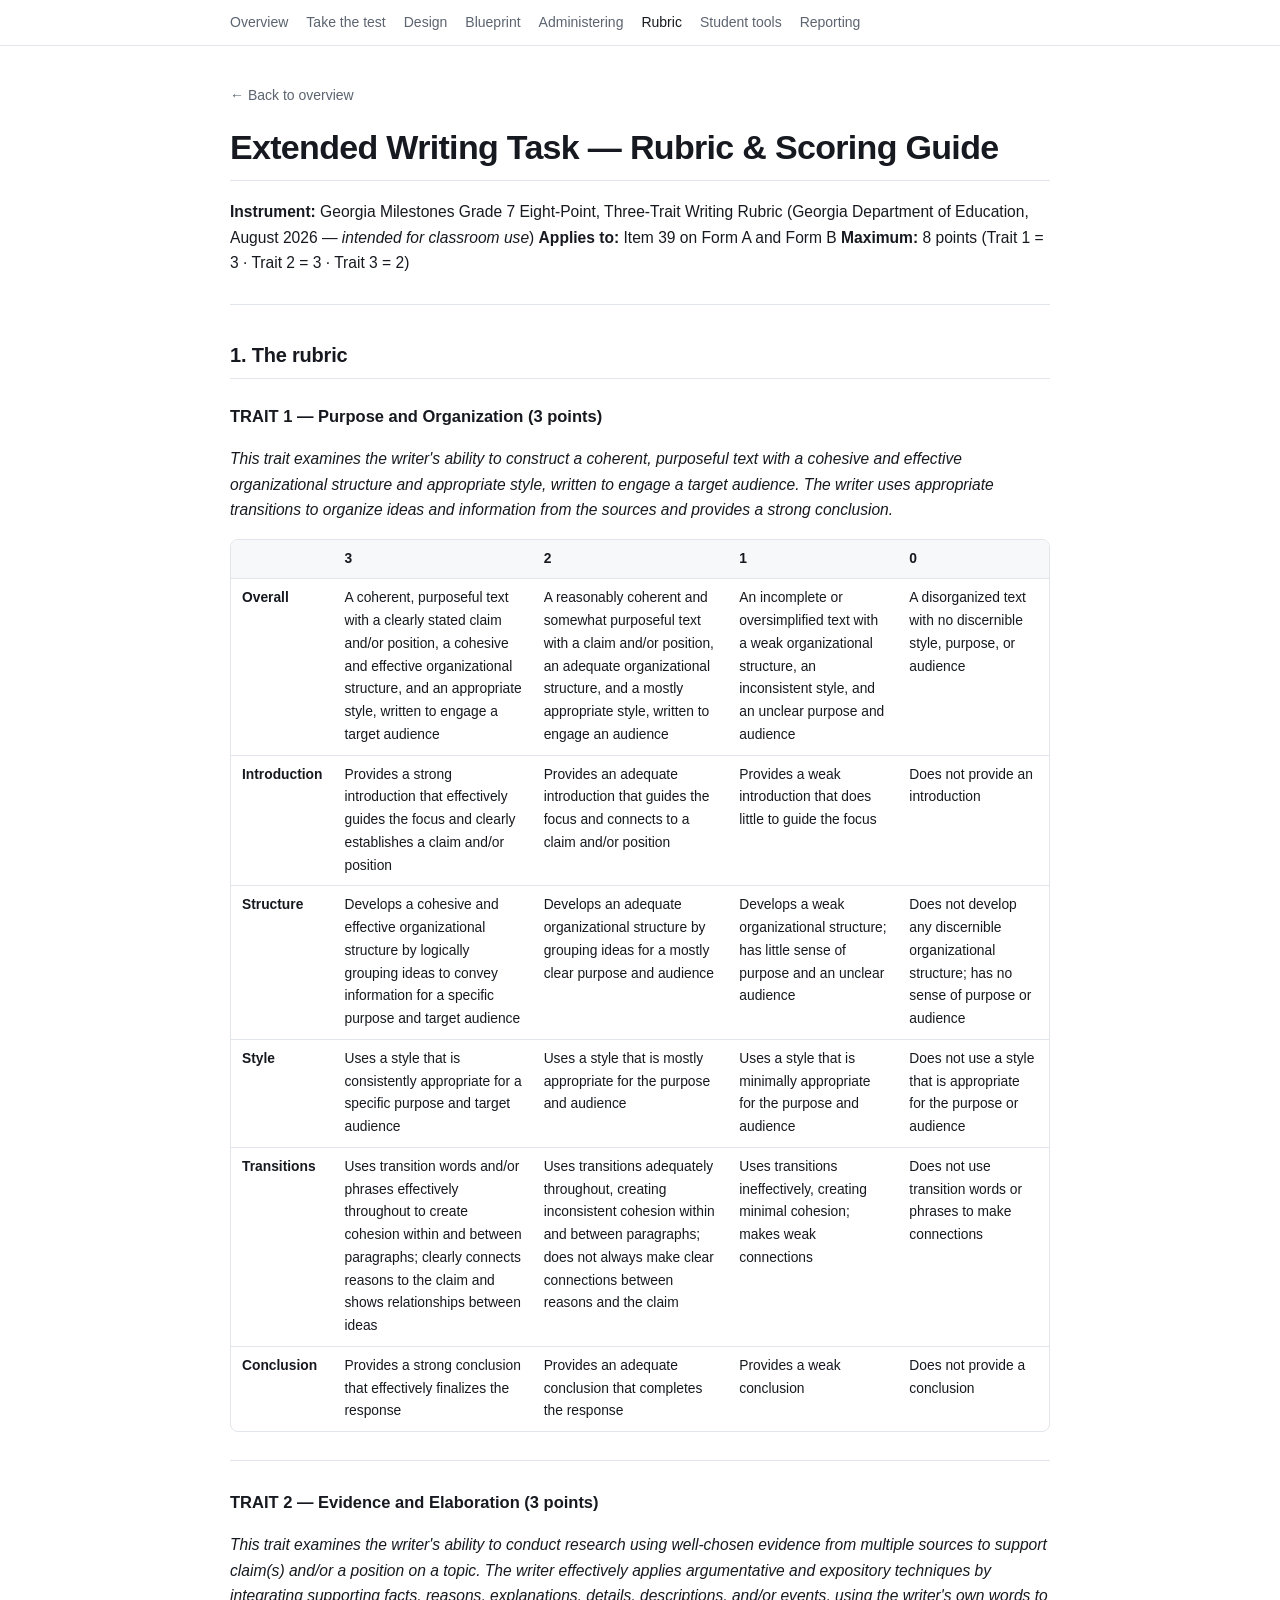
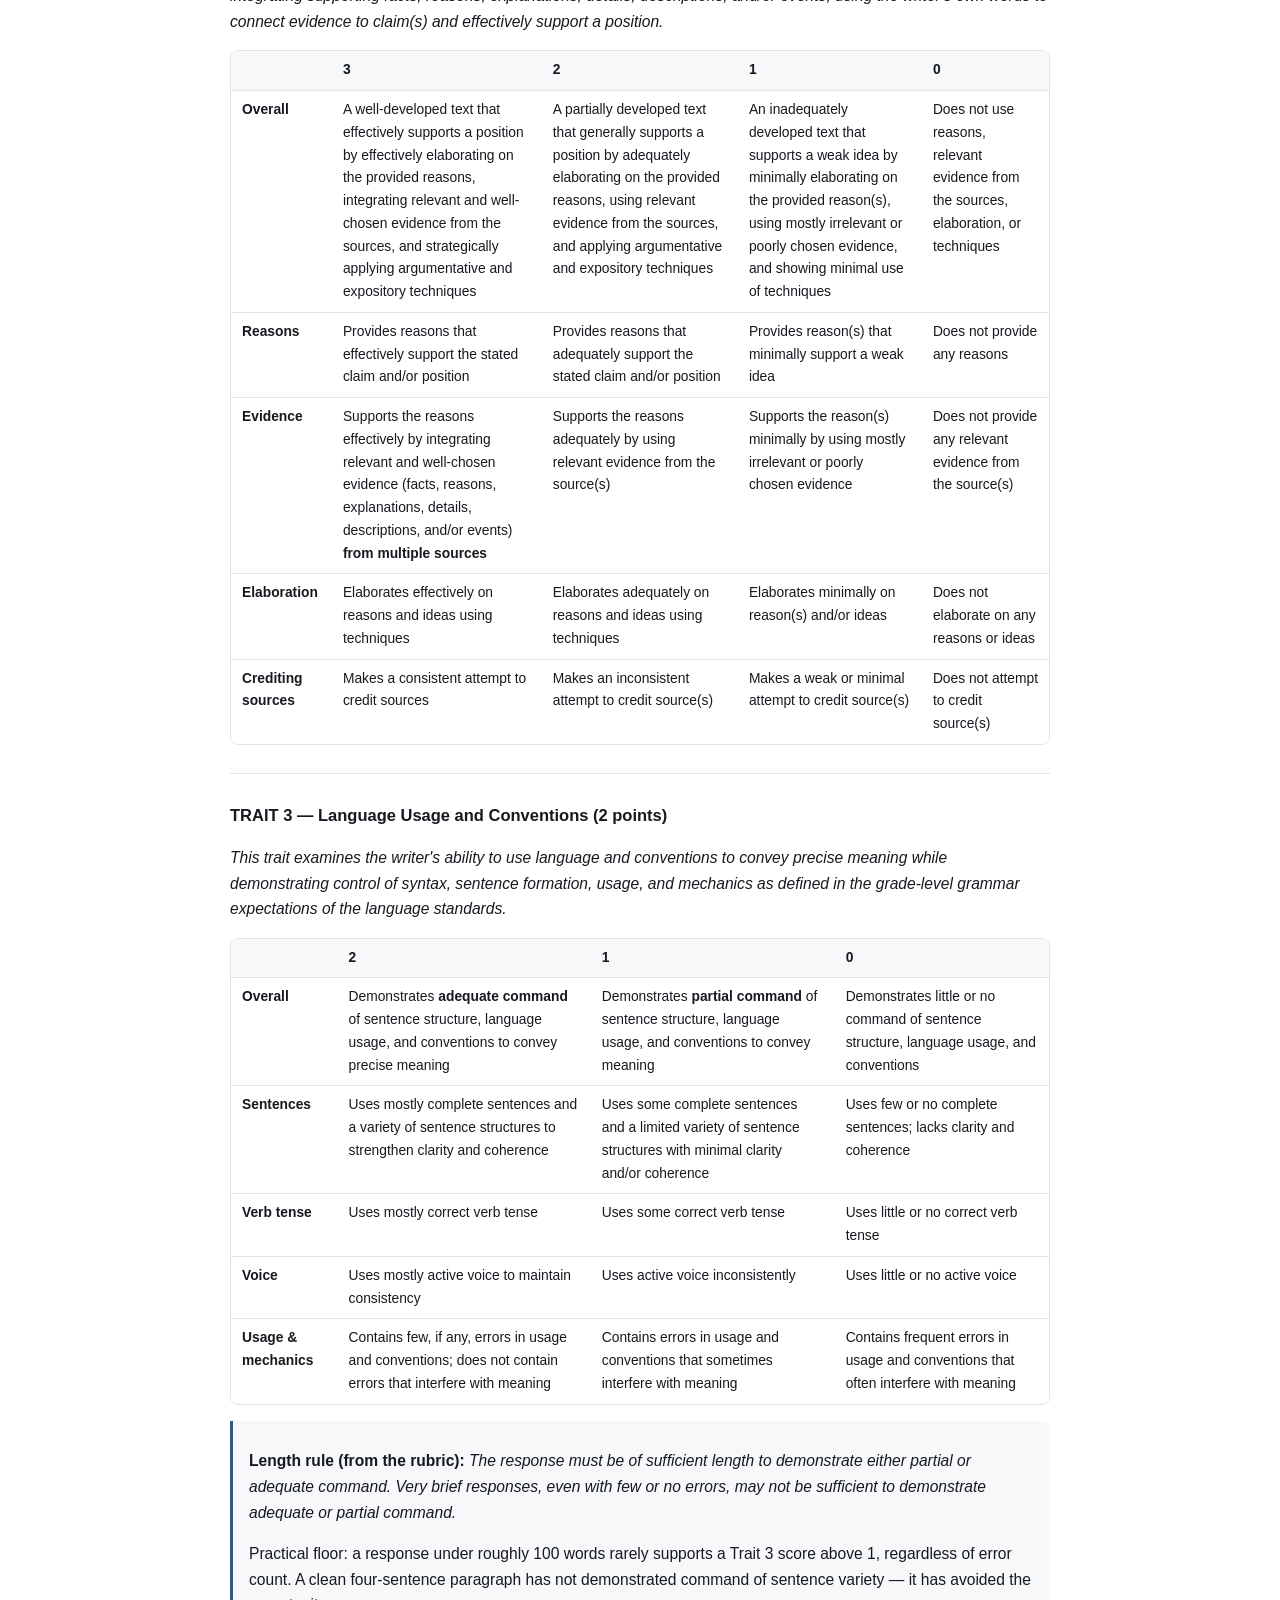
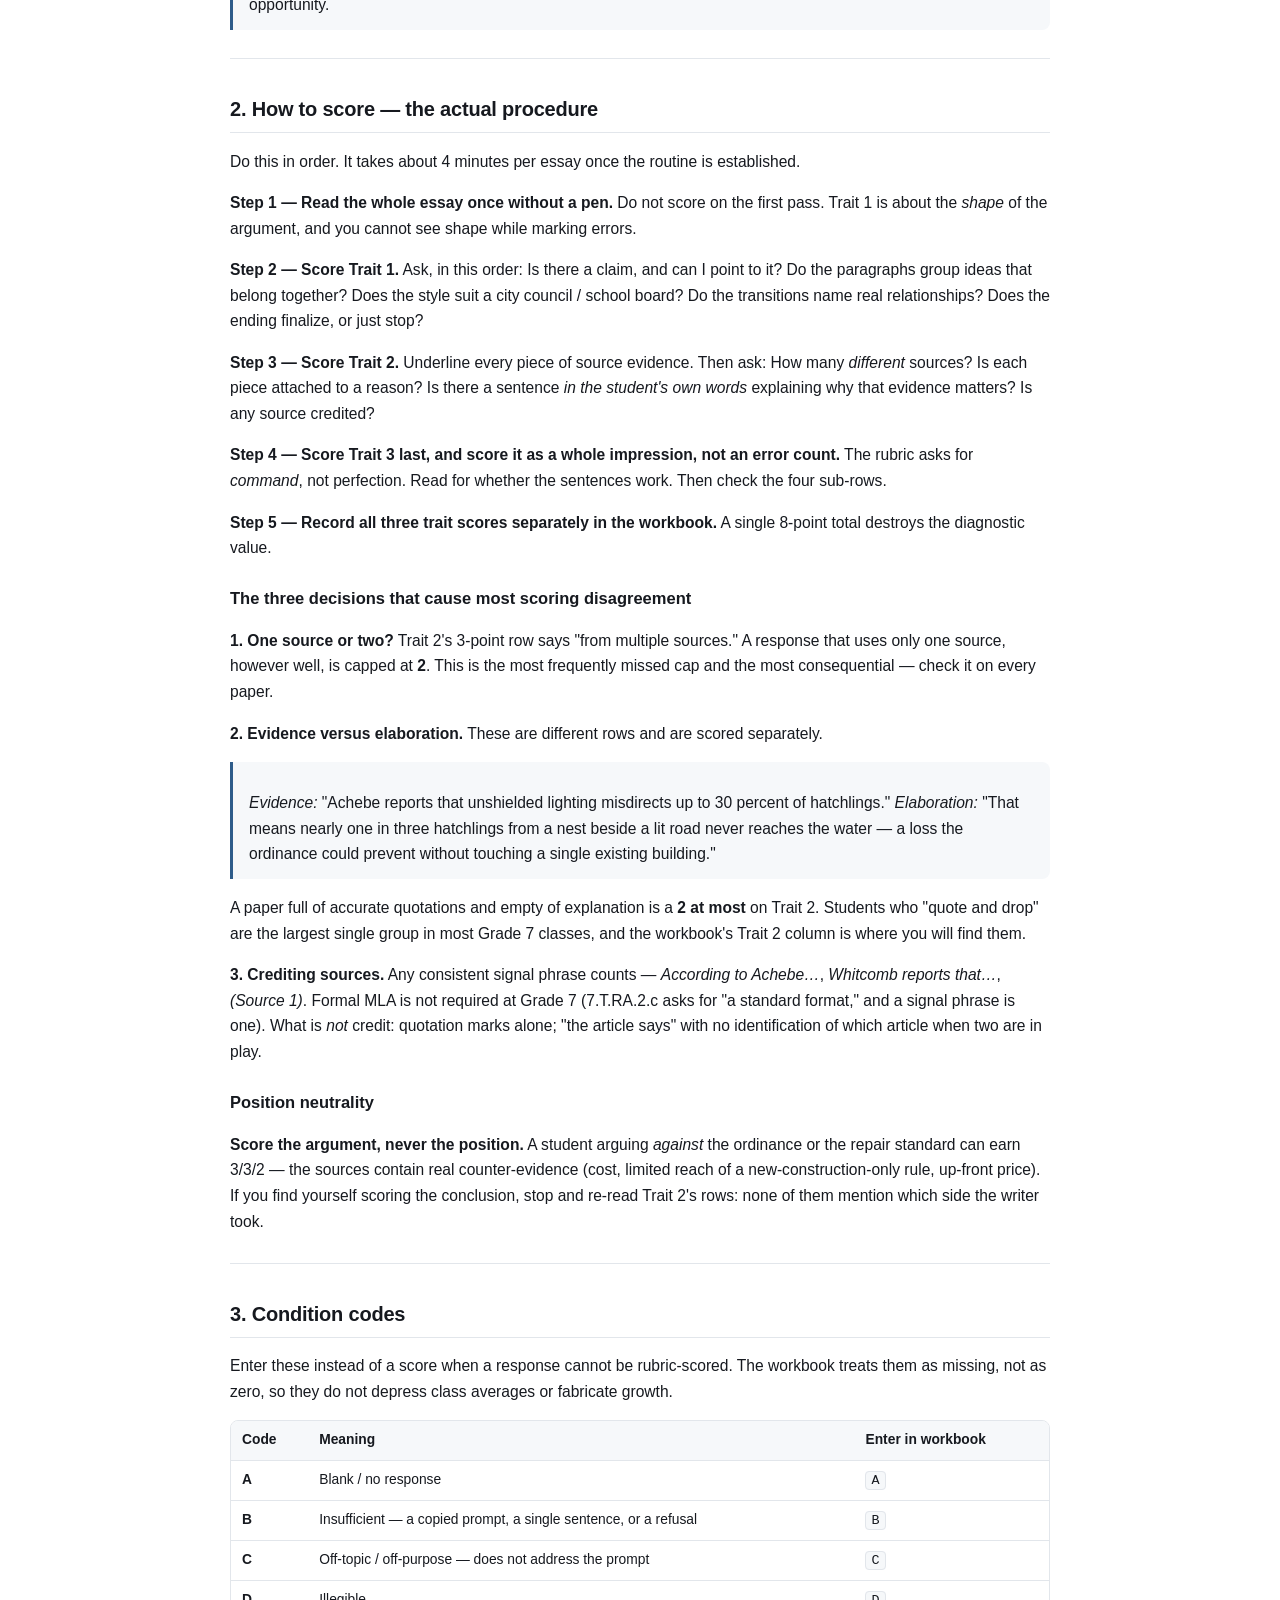
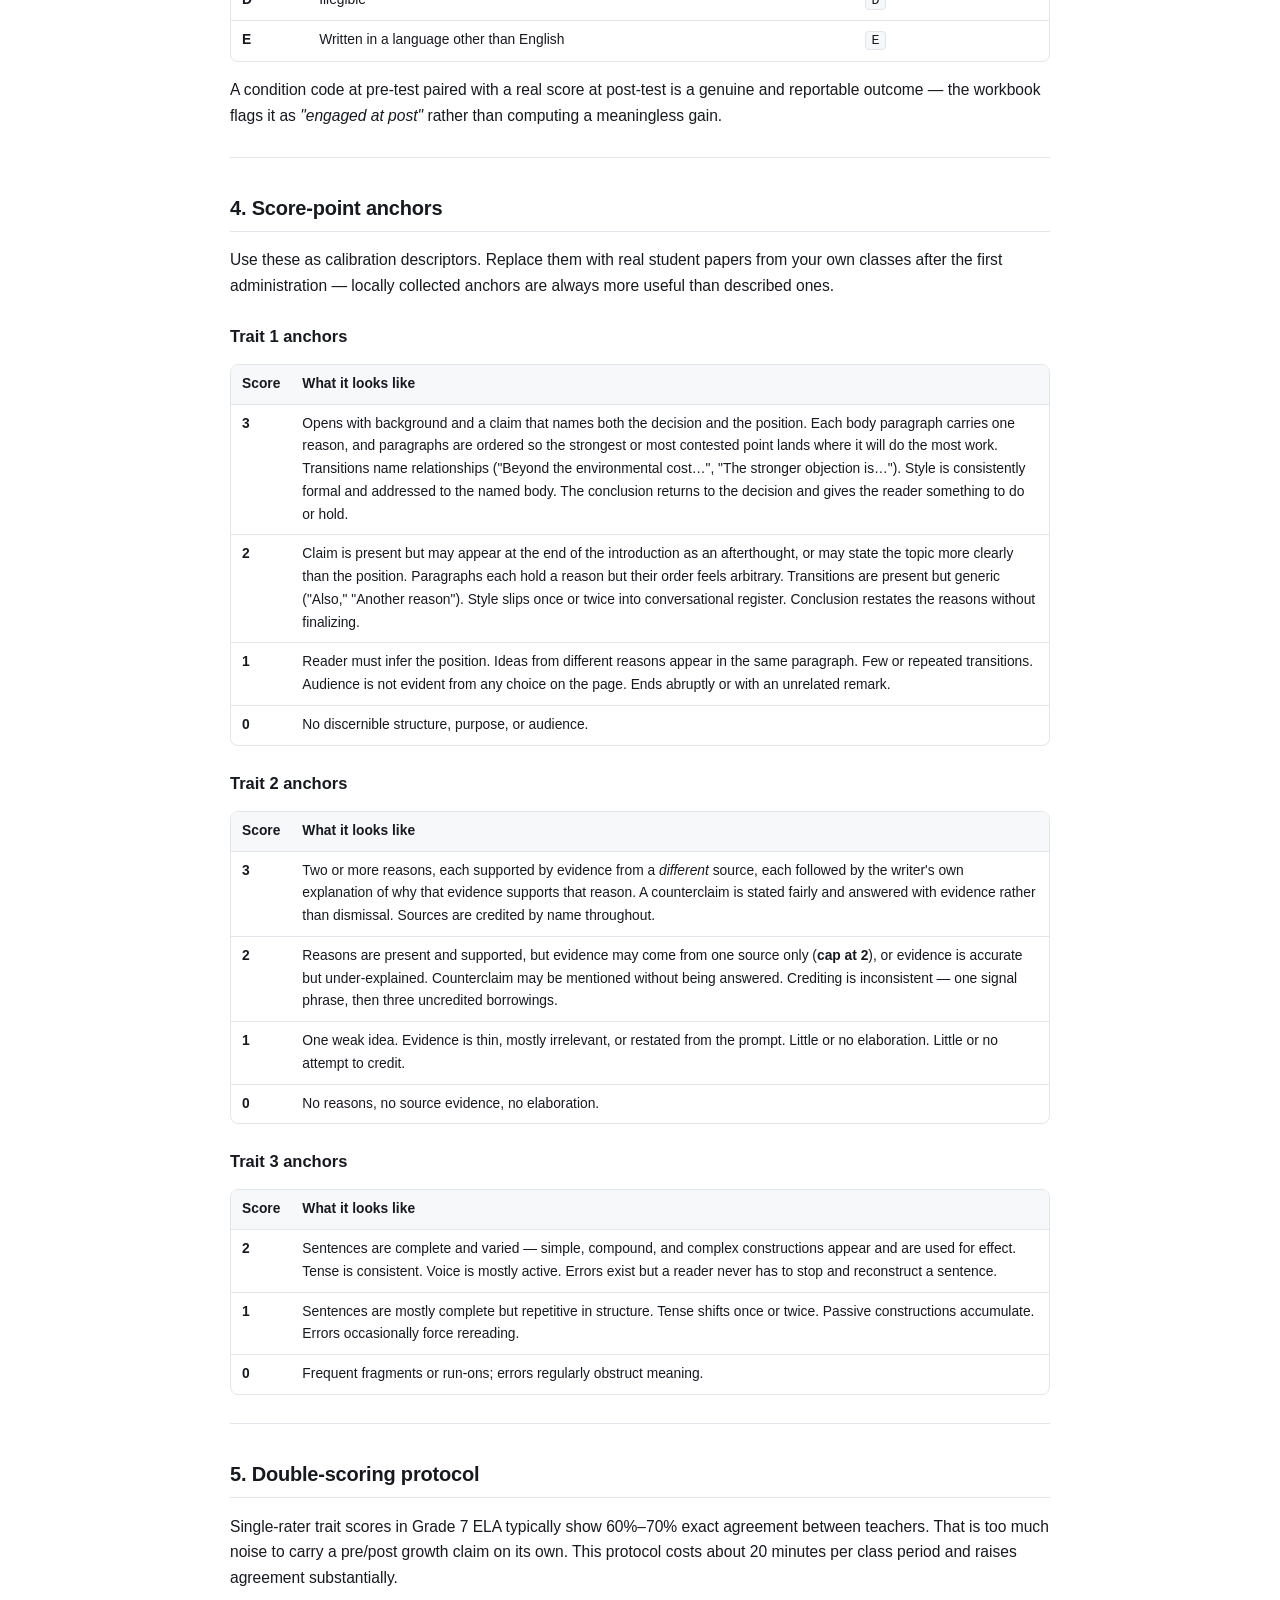
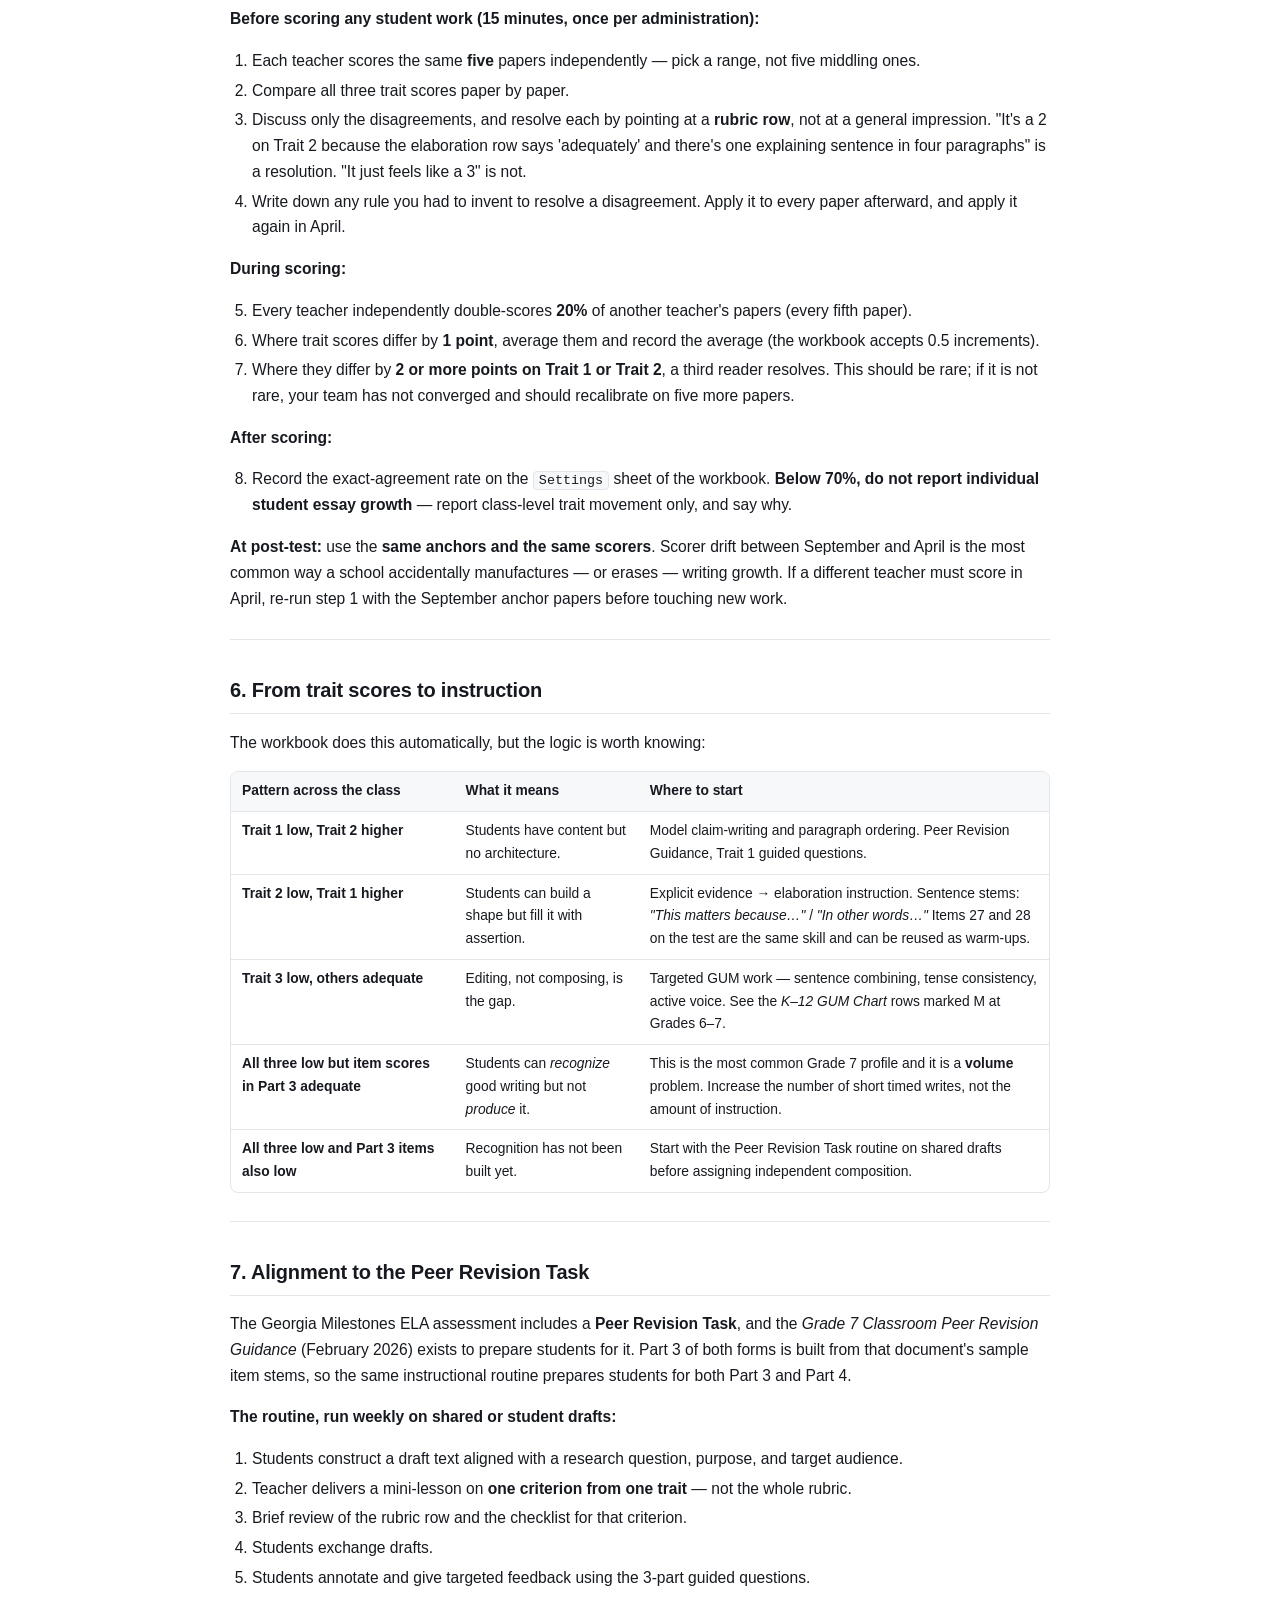
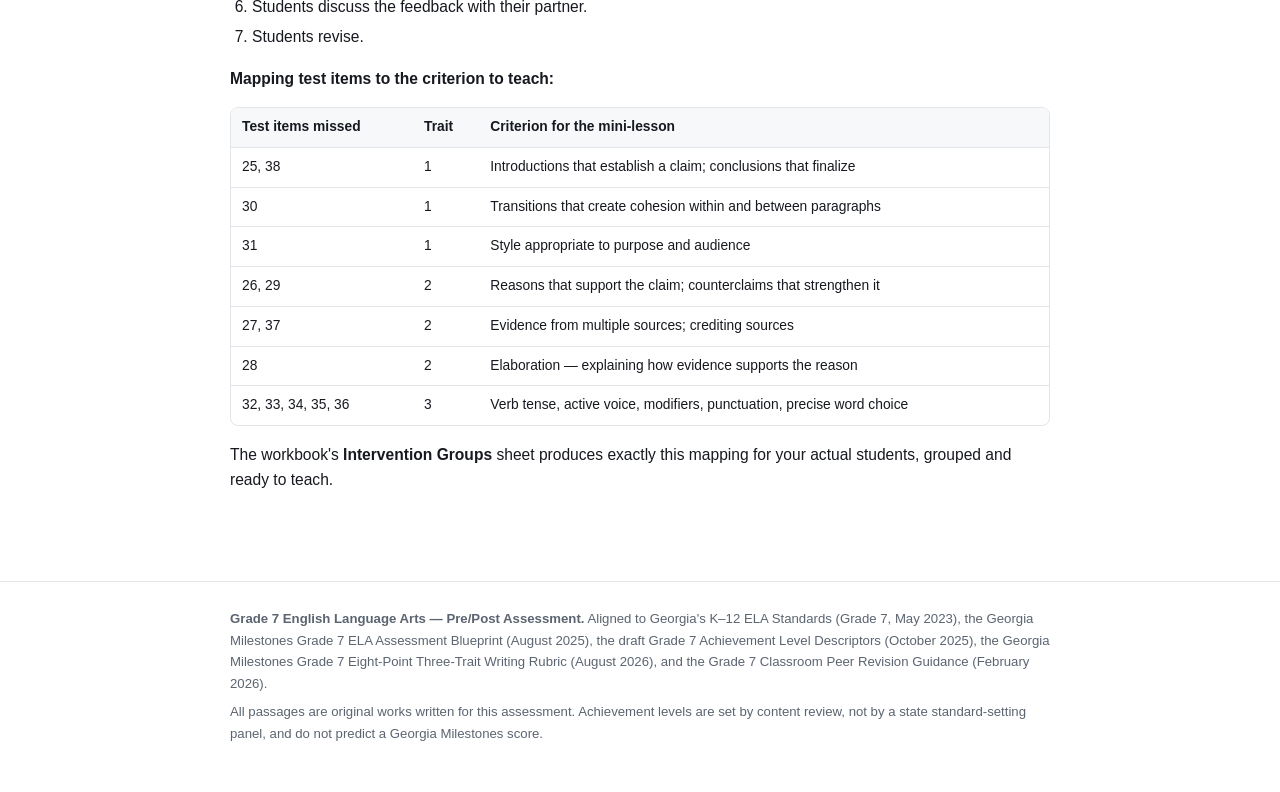
<file: guides/writing-rubric.html>
<!doctype html>
<html lang="en">
<head>
<meta charset="utf-8">
<meta name="viewport" content="width=device-width,initial-scale=1">
<title>Writing rubric &amp; scoring guide · Grade 7 ELA Pre/Post</title>
<meta name="description" content="A blueprint-faithful Grade 7 ELA pre/post assessment aligned to Georgia's K-12 ELA Standards and the Georgia Milestones Grade 7 ELA blueprint.">
<meta name="robots" content="noindex">
<link rel="stylesheet" href="../assets/site.css">
</head>
<body>

<nav class="nav"><div class="wrap"><a href="../index.html">Overview</a><a href="../Grade-7-ELA-Pre-Post.html">Take the test</a><a href="../guides/design-notes.html">Design</a><a href="../guides/blueprint-matrix.html">Blueprint</a><a href="../guides/administration.html">Administering</a><a href="../guides/writing-rubric.html" class="on">Rubric</a><a href="../guides/student-checklist.html">Student tools</a><a href="../guides/reporting-setup.html">Reporting</a></div></nav>
<main><div class="wrap">
<a class="backlink" href="../index.html">← Back to overview</a><article class="doc"><h1>Extended Writing Task — Rubric &amp; Scoring Guide</h1>
<p><strong>Instrument:</strong> Georgia Milestones Grade 7 Eight-Point, Three-Trait Writing Rubric (Georgia Department of Education, August 2026 — <em>intended for classroom use</em>)
<strong>Applies to:</strong> Item 39 on Form A and Form B
<strong>Maximum:</strong> 8 points (Trait 1 = 3 · Trait 2 = 3 · Trait 3 = 2)</p>
<hr />
<h2>1. The rubric</h2>
<h3>TRAIT 1 — Purpose and Organization (3 points)</h3>
<p><em>This trait examines the writer's ability to construct a coherent, purposeful text with a cohesive and effective organizational structure and appropriate style, written to engage a target audience. The writer uses appropriate transitions to organize ideas and information from the sources and provides a strong conclusion.</em></p>
<div class="table-scroll"><table>
<thead>
<tr>
<th></th>
<th><strong>3</strong></th>
<th><strong>2</strong></th>
<th><strong>1</strong></th>
<th><strong>0</strong></th>
</tr>
</thead>
<tbody>
<tr>
<td><strong>Overall</strong></td>
<td>A coherent, purposeful text with a clearly stated claim and/or position, a cohesive and effective organizational structure, and an appropriate style, written to engage a target audience</td>
<td>A reasonably coherent and somewhat purposeful text with a claim and/or position, an adequate organizational structure, and a mostly appropriate style, written to engage an audience</td>
<td>An incomplete or oversimplified text with a weak organizational structure, an inconsistent style, and an unclear purpose and audience</td>
<td>A disorganized text with no discernible style, purpose, or audience</td>
</tr>
<tr>
<td><strong>Introduction</strong></td>
<td>Provides a strong introduction that effectively guides the focus and clearly establishes a claim and/or position</td>
<td>Provides an adequate introduction that guides the focus and connects to a claim and/or position</td>
<td>Provides a weak introduction that does little to guide the focus</td>
<td>Does not provide an introduction</td>
</tr>
<tr>
<td><strong>Structure</strong></td>
<td>Develops a cohesive and effective organizational structure by logically grouping ideas to convey information for a specific purpose and target audience</td>
<td>Develops an adequate organizational structure by grouping ideas for a mostly clear purpose and audience</td>
<td>Develops a weak organizational structure; has little sense of purpose and an unclear audience</td>
<td>Does not develop any discernible organizational structure; has no sense of purpose or audience</td>
</tr>
<tr>
<td><strong>Style</strong></td>
<td>Uses a style that is consistently appropriate for a specific purpose and target audience</td>
<td>Uses a style that is mostly appropriate for the purpose and audience</td>
<td>Uses a style that is minimally appropriate for the purpose and audience</td>
<td>Does not use a style that is appropriate for the purpose or audience</td>
</tr>
<tr>
<td><strong>Transitions</strong></td>
<td>Uses transition words and/or phrases effectively throughout to create cohesion within and between paragraphs; clearly connects reasons to the claim and shows relationships between ideas</td>
<td>Uses transitions adequately throughout, creating inconsistent cohesion within and between paragraphs; does not always make clear connections between reasons and the claim</td>
<td>Uses transitions ineffectively, creating minimal cohesion; makes weak connections</td>
<td>Does not use transition words or phrases to make connections</td>
</tr>
<tr>
<td><strong>Conclusion</strong></td>
<td>Provides a strong conclusion that effectively finalizes the response</td>
<td>Provides an adequate conclusion that completes the response</td>
<td>Provides a weak conclusion</td>
<td>Does not provide a conclusion</td>
</tr>
</tbody>
</table></div>
<hr />
<h3>TRAIT 2 — Evidence and Elaboration (3 points)</h3>
<p><em>This trait examines the writer's ability to conduct research using well-chosen evidence from multiple sources to support claim(s) and/or a position on a topic. The writer effectively applies argumentative and expository techniques by integrating supporting facts, reasons, explanations, details, descriptions, and/or events, using the writer's own words to connect evidence to claim(s) and effectively support a position.</em></p>
<div class="table-scroll"><table>
<thead>
<tr>
<th></th>
<th><strong>3</strong></th>
<th><strong>2</strong></th>
<th><strong>1</strong></th>
<th><strong>0</strong></th>
</tr>
</thead>
<tbody>
<tr>
<td><strong>Overall</strong></td>
<td>A well-developed text that effectively supports a position by effectively elaborating on the provided reasons, integrating relevant and well-chosen evidence from the sources, and strategically applying argumentative and expository techniques</td>
<td>A partially developed text that generally supports a position by adequately elaborating on the provided reasons, using relevant evidence from the sources, and applying argumentative and expository techniques</td>
<td>An inadequately developed text that supports a weak idea by minimally elaborating on the provided reason(s), using mostly irrelevant or poorly chosen evidence, and showing minimal use of techniques</td>
<td>Does not use reasons, relevant evidence from the sources, elaboration, or techniques</td>
</tr>
<tr>
<td><strong>Reasons</strong></td>
<td>Provides reasons that effectively support the stated claim and/or position</td>
<td>Provides reasons that adequately support the stated claim and/or position</td>
<td>Provides reason(s) that minimally support a weak idea</td>
<td>Does not provide any reasons</td>
</tr>
<tr>
<td><strong>Evidence</strong></td>
<td>Supports the reasons effectively by integrating relevant and well-chosen evidence (facts, reasons, explanations, details, descriptions, and/or events) <strong>from multiple sources</strong></td>
<td>Supports the reasons adequately by using relevant evidence from the source(s)</td>
<td>Supports the reason(s) minimally by using mostly irrelevant or poorly chosen evidence</td>
<td>Does not provide any relevant evidence from the source(s)</td>
</tr>
<tr>
<td><strong>Elaboration</strong></td>
<td>Elaborates effectively on reasons and ideas using techniques</td>
<td>Elaborates adequately on reasons and ideas using techniques</td>
<td>Elaborates minimally on reason(s) and/or ideas</td>
<td>Does not elaborate on any reasons or ideas</td>
</tr>
<tr>
<td><strong>Crediting sources</strong></td>
<td>Makes a consistent attempt to credit sources</td>
<td>Makes an inconsistent attempt to credit source(s)</td>
<td>Makes a weak or minimal attempt to credit source(s)</td>
<td>Does not attempt to credit source(s)</td>
</tr>
</tbody>
</table></div>
<hr />
<h3>TRAIT 3 — Language Usage and Conventions (2 points)</h3>
<p><em>This trait examines the writer's ability to use language and conventions to convey precise meaning while demonstrating control of syntax, sentence formation, usage, and mechanics as defined in the grade-level grammar expectations of the language standards.</em></p>
<div class="table-scroll"><table>
<thead>
<tr>
<th></th>
<th><strong>2</strong></th>
<th><strong>1</strong></th>
<th><strong>0</strong></th>
</tr>
</thead>
<tbody>
<tr>
<td><strong>Overall</strong></td>
<td>Demonstrates <strong>adequate command</strong> of sentence structure, language usage, and conventions to convey precise meaning</td>
<td>Demonstrates <strong>partial command</strong> of sentence structure, language usage, and conventions to convey meaning</td>
<td>Demonstrates little or no command of sentence structure, language usage, and conventions</td>
</tr>
<tr>
<td><strong>Sentences</strong></td>
<td>Uses mostly complete sentences and a variety of sentence structures to strengthen clarity and coherence</td>
<td>Uses some complete sentences and a limited variety of sentence structures with minimal clarity and/or coherence</td>
<td>Uses few or no complete sentences; lacks clarity and coherence</td>
</tr>
<tr>
<td><strong>Verb tense</strong></td>
<td>Uses mostly correct verb tense</td>
<td>Uses some correct verb tense</td>
<td>Uses little or no correct verb tense</td>
</tr>
<tr>
<td><strong>Voice</strong></td>
<td>Uses mostly active voice to maintain consistency</td>
<td>Uses active voice inconsistently</td>
<td>Uses little or no active voice</td>
</tr>
<tr>
<td><strong>Usage &amp; mechanics</strong></td>
<td>Contains few, if any, errors in usage and conventions; does not contain errors that interfere with meaning</td>
<td>Contains errors in usage and conventions that sometimes interfere with meaning</td>
<td>Contains frequent errors in usage and conventions that often interfere with meaning</td>
</tr>
</tbody>
</table></div>
<blockquote>
<p><strong>Length rule (from the rubric):</strong> <em>The response must be of sufficient length to demonstrate either partial or adequate command. Very brief responses, even with few or no errors, may not be sufficient to demonstrate adequate or partial command.</em></p>
<p>Practical floor: a response under roughly 100 words rarely supports a Trait 3 score above 1, regardless of error count. A clean four-sentence paragraph has not demonstrated command of sentence variety — it has avoided the opportunity.</p>
</blockquote>
<hr />
<h2>2. How to score — the actual procedure</h2>
<p>Do this in order. It takes about 4 minutes per essay once the routine is established.</p>
<p><strong>Step 1 — Read the whole essay once without a pen.</strong> Do not score on the first pass. Trait 1 is about the <em>shape</em> of the argument, and you cannot see shape while marking errors.</p>
<p><strong>Step 2 — Score Trait 1.</strong> Ask, in this order: Is there a claim, and can I point to it? Do the paragraphs group ideas that belong together? Does the style suit a city council / school board? Do the transitions name real relationships? Does the ending finalize, or just stop?</p>
<p><strong>Step 3 — Score Trait 2.</strong> Underline every piece of source evidence. Then ask: How many <em>different</em> sources? Is each piece attached to a reason? Is there a sentence <em>in the student's own words</em> explaining why that evidence matters? Is any source credited?</p>
<p><strong>Step 4 — Score Trait 3 last, and score it as a whole impression, not an error count.</strong> The rubric asks for <em>command</em>, not perfection. Read for whether the sentences work. Then check the four sub-rows.</p>
<p><strong>Step 5 — Record all three trait scores separately in the workbook.</strong> A single 8-point total destroys the diagnostic value.</p>
<h3>The three decisions that cause most scoring disagreement</h3>
<p><strong>1. One source or two?</strong> Trait 2's 3-point row says "from multiple sources." A response that uses only one source, however well, is capped at <strong>2</strong>. This is the most frequently missed cap and the most consequential — check it on every paper.</p>
<p><strong>2. Evidence versus elaboration.</strong> These are different rows and are scored separately.</p>
<blockquote>
<p><em>Evidence:</em> "Achebe reports that unshielded lighting misdirects up to 30 percent of hatchlings."
<em>Elaboration:</em> "That means nearly one in three hatchlings from a nest beside a lit road never reaches the water — a loss the ordinance could prevent without touching a single existing building."</p>
</blockquote>
<p>A paper full of accurate quotations and empty of explanation is a <strong>2 at most</strong> on Trait 2. Students who "quote and drop" are the largest single group in most Grade 7 classes, and the workbook's Trait 2 column is where you will find them.</p>
<p><strong>3. Crediting sources.</strong> Any consistent signal phrase counts — <em>According to Achebe…</em>, <em>Whitcomb reports that…</em>, <em>(Source 1)</em>. Formal MLA is not required at Grade 7 (7.T.RA.2.c asks for "a standard format," and a signal phrase is one). What is <em>not</em> credit: quotation marks alone; "the article says" with no identification of which article when two are in play.</p>
<h3>Position neutrality</h3>
<p><strong>Score the argument, never the position.</strong> A student arguing <em>against</em> the ordinance or the repair standard can earn 3/3/2 — the sources contain real counter-evidence (cost, limited reach of a new-construction-only rule, up-front price). If you find yourself scoring the conclusion, stop and re-read Trait 2's rows: none of them mention which side the writer took.</p>
<hr />
<h2>3. Condition codes</h2>
<p>Enter these instead of a score when a response cannot be rubric-scored. The workbook treats them as missing, not as zero, so they do not depress class averages or fabricate growth.</p>
<div class="table-scroll"><table>
<thead>
<tr>
<th>Code</th>
<th>Meaning</th>
<th>Enter in workbook</th>
</tr>
</thead>
<tbody>
<tr>
<td><strong>A</strong></td>
<td>Blank / no response</td>
<td><code>A</code></td>
</tr>
<tr>
<td><strong>B</strong></td>
<td>Insufficient — a copied prompt, a single sentence, or a refusal</td>
<td><code>B</code></td>
</tr>
<tr>
<td><strong>C</strong></td>
<td>Off-topic / off-purpose — does not address the prompt</td>
<td><code>C</code></td>
</tr>
<tr>
<td><strong>D</strong></td>
<td>Illegible</td>
<td><code>D</code></td>
</tr>
<tr>
<td><strong>E</strong></td>
<td>Written in a language other than English</td>
<td><code>E</code></td>
</tr>
</tbody>
</table></div>
<p>A condition code at pre-test paired with a real score at post-test is a genuine and reportable outcome — the workbook flags it as <em>"engaged at post"</em> rather than computing a meaningless gain.</p>
<hr />
<h2>4. Score-point anchors</h2>
<p>Use these as calibration descriptors. Replace them with real student papers from your own classes after the first administration — locally collected anchors are always more useful than described ones.</p>
<h3>Trait 1 anchors</h3>
<div class="table-scroll"><table>
<thead>
<tr>
<th>Score</th>
<th>What it looks like</th>
</tr>
</thead>
<tbody>
<tr>
<td><strong>3</strong></td>
<td>Opens with background and a claim that names both the decision and the position. Each body paragraph carries one reason, and paragraphs are ordered so the strongest or most contested point lands where it will do the most work. Transitions name relationships ("Beyond the environmental cost…", "The stronger objection is…"). Style is consistently formal and addressed to the named body. The conclusion returns to the decision and gives the reader something to do or hold.</td>
</tr>
<tr>
<td><strong>2</strong></td>
<td>Claim is present but may appear at the end of the introduction as an afterthought, or may state the topic more clearly than the position. Paragraphs each hold a reason but their order feels arbitrary. Transitions are present but generic ("Also," "Another reason"). Style slips once or twice into conversational register. Conclusion restates the reasons without finalizing.</td>
</tr>
<tr>
<td><strong>1</strong></td>
<td>Reader must infer the position. Ideas from different reasons appear in the same paragraph. Few or repeated transitions. Audience is not evident from any choice on the page. Ends abruptly or with an unrelated remark.</td>
</tr>
<tr>
<td><strong>0</strong></td>
<td>No discernible structure, purpose, or audience.</td>
</tr>
</tbody>
</table></div>
<h3>Trait 2 anchors</h3>
<div class="table-scroll"><table>
<thead>
<tr>
<th>Score</th>
<th>What it looks like</th>
</tr>
</thead>
<tbody>
<tr>
<td><strong>3</strong></td>
<td>Two or more reasons, each supported by evidence from a <em>different</em> source, each followed by the writer's own explanation of why that evidence supports that reason. A counterclaim is stated fairly and answered with evidence rather than dismissal. Sources are credited by name throughout.</td>
</tr>
<tr>
<td><strong>2</strong></td>
<td>Reasons are present and supported, but evidence may come from one source only (<strong>cap at 2</strong>), or evidence is accurate but under-explained. Counterclaim may be mentioned without being answered. Crediting is inconsistent — one signal phrase, then three uncredited borrowings.</td>
</tr>
<tr>
<td><strong>1</strong></td>
<td>One weak idea. Evidence is thin, mostly irrelevant, or restated from the prompt. Little or no elaboration. Little or no attempt to credit.</td>
</tr>
<tr>
<td><strong>0</strong></td>
<td>No reasons, no source evidence, no elaboration.</td>
</tr>
</tbody>
</table></div>
<h3>Trait 3 anchors</h3>
<div class="table-scroll"><table>
<thead>
<tr>
<th>Score</th>
<th>What it looks like</th>
</tr>
</thead>
<tbody>
<tr>
<td><strong>2</strong></td>
<td>Sentences are complete and varied — simple, compound, and complex constructions appear and are used for effect. Tense is consistent. Voice is mostly active. Errors exist but a reader never has to stop and reconstruct a sentence.</td>
</tr>
<tr>
<td><strong>1</strong></td>
<td>Sentences are mostly complete but repetitive in structure. Tense shifts once or twice. Passive constructions accumulate. Errors occasionally force rereading.</td>
</tr>
<tr>
<td><strong>0</strong></td>
<td>Frequent fragments or run-ons; errors regularly obstruct meaning.</td>
</tr>
</tbody>
</table></div>
<hr />
<h2>5. Double-scoring protocol</h2>
<p>Single-rater trait scores in Grade 7 ELA typically show 60%–70% exact agreement between teachers. That is too much noise to carry a pre/post growth claim on its own. This protocol costs about 20 minutes per class period and raises agreement substantially.</p>
<p><strong>Before scoring any student work (15 minutes, once per administration):</strong></p>
<ol>
<li>Each teacher scores the same <strong>five</strong> papers independently — pick a range, not five middling ones.</li>
<li>Compare all three trait scores paper by paper.</li>
<li>Discuss only the disagreements, and resolve each by pointing at a <strong>rubric row</strong>, not at a general impression. "It's a 2 on Trait 2 because the elaboration row says 'adequately' and there's one explaining sentence in four paragraphs" is a resolution. "It just feels like a 3" is not.</li>
<li>Write down any rule you had to invent to resolve a disagreement. Apply it to every paper afterward, and apply it again in April.</li>
</ol>
<p><strong>During scoring:</strong></p>
<ol start="5">
<li>Every teacher independently double-scores <strong>20%</strong> of another teacher's papers (every fifth paper).</li>
<li>Where trait scores differ by <strong>1 point</strong>, average them and record the average (the workbook accepts 0.5 increments).</li>
<li>Where they differ by <strong>2 or more points on Trait 1 or Trait 2</strong>, a third reader resolves. This should be rare; if it is not rare, your team has not converged and should recalibrate on five more papers.</li>
</ol>
<p><strong>After scoring:</strong></p>
<ol start="8">
<li>Record the exact-agreement rate on the <code>Settings</code> sheet of the workbook. <strong>Below 70%, do not report individual student essay growth</strong> — report class-level trait movement only, and say why.</li>
</ol>
<p><strong>At post-test:</strong> use the <strong>same anchors and the same scorers</strong>. Scorer drift between September and April is the most common way a school accidentally manufactures — or erases — writing growth. If a different teacher must score in April, re-run step 1 with the September anchor papers before touching new work.</p>
<hr />
<h2>6. From trait scores to instruction</h2>
<p>The workbook does this automatically, but the logic is worth knowing:</p>
<div class="table-scroll"><table>
<thead>
<tr>
<th>Pattern across the class</th>
<th>What it means</th>
<th>Where to start</th>
</tr>
</thead>
<tbody>
<tr>
<td><strong>Trait 1 low, Trait 2 higher</strong></td>
<td>Students have content but no architecture.</td>
<td>Model claim-writing and paragraph ordering. Peer Revision Guidance, Trait 1 guided questions.</td>
</tr>
<tr>
<td><strong>Trait 2 low, Trait 1 higher</strong></td>
<td>Students can build a shape but fill it with assertion.</td>
<td>Explicit evidence → elaboration instruction. Sentence stems: <em>"This matters because…"</em> / <em>"In other words…"</em> Items 27 and 28 on the test are the same skill and can be reused as warm-ups.</td>
</tr>
<tr>
<td><strong>Trait 3 low, others adequate</strong></td>
<td>Editing, not composing, is the gap.</td>
<td>Targeted GUM work — sentence combining, tense consistency, active voice. See the <em>K–12 GUM Chart</em> rows marked M at Grades 6–7.</td>
</tr>
<tr>
<td><strong>All three low but item scores in Part 3 adequate</strong></td>
<td>Students can <em>recognize</em> good writing but not <em>produce</em> it.</td>
<td>This is the most common Grade 7 profile and it is a <strong>volume</strong> problem. Increase the number of short timed writes, not the amount of instruction.</td>
</tr>
<tr>
<td><strong>All three low and Part 3 items also low</strong></td>
<td>Recognition has not been built yet.</td>
<td>Start with the Peer Revision Task routine on shared drafts before assigning independent composition.</td>
</tr>
</tbody>
</table></div>
<hr />
<h2>7. Alignment to the Peer Revision Task</h2>
<p>The Georgia Milestones ELA assessment includes a <strong>Peer Revision Task</strong>, and the <em>Grade 7 Classroom Peer Revision Guidance</em> (February 2026) exists to prepare students for it. Part 3 of both forms is built from that document's sample item stems, so the same instructional routine prepares students for both Part 3 and Part 4.</p>
<p><strong>The routine, run weekly on shared or student drafts:</strong></p>
<ol>
<li>Students construct a draft text aligned with a research question, purpose, and target audience.</li>
<li>Teacher delivers a mini-lesson on <strong>one criterion from one trait</strong> — not the whole rubric.</li>
<li>Brief review of the rubric row and the checklist for that criterion.</li>
<li>Students exchange drafts.</li>
<li>Students annotate and give targeted feedback using the 3-part guided questions.</li>
<li>Students discuss the feedback with their partner.</li>
<li>Students revise.</li>
</ol>
<p><strong>Mapping test items to the criterion to teach:</strong></p>
<div class="table-scroll"><table>
<thead>
<tr>
<th>Test items missed</th>
<th>Trait</th>
<th>Criterion for the mini-lesson</th>
</tr>
</thead>
<tbody>
<tr>
<td>25, 38</td>
<td>1</td>
<td>Introductions that establish a claim; conclusions that finalize</td>
</tr>
<tr>
<td>30</td>
<td>1</td>
<td>Transitions that create cohesion within and between paragraphs</td>
</tr>
<tr>
<td>31</td>
<td>1</td>
<td>Style appropriate to purpose and audience</td>
</tr>
<tr>
<td>26, 29</td>
<td>2</td>
<td>Reasons that support the claim; counterclaims that strengthen it</td>
</tr>
<tr>
<td>27, 37</td>
<td>2</td>
<td>Evidence from multiple sources; crediting sources</td>
</tr>
<tr>
<td>28</td>
<td>2</td>
<td>Elaboration — explaining how evidence supports the reason</td>
</tr>
<tr>
<td>32, 33, 34, 35, 36</td>
<td>3</td>
<td>Verb tense, active voice, modifiers, punctuation, precise word choice</td>
</tr>
</tbody>
</table></div>
<p>The workbook's <strong>Intervention Groups</strong> sheet produces exactly this mapping for your actual students, grouped and ready to teach.</p></article>
</div></main>
<footer><div class="wrap">
<p><strong>Grade 7 English Language Arts — Pre/Post Assessment.</strong> Aligned to Georgia's K–12 ELA Standards (Grade 7, May 2023), the Georgia Milestones Grade 7 ELA Assessment Blueprint (August 2025), the draft Grade 7 Achievement Level Descriptors (October 2025), the Georgia Milestones Grade 7 Eight-Point Three-Trait Writing Rubric (August 2026), and the Grade 7 Classroom Peer Revision Guidance (February 2026).</p>
<p>All passages are original works written for this assessment. Achievement levels are set by content review, not by a state standard-setting panel, and do not predict a Georgia Milestones score.</p>
</div></footer>
</body>
</html>
</file>
<file: assets/site.css>
:root{
  --bg:#ffffff; --ink:#16191f; --muted:#5b6470; --rule:#e2e6eb; --soft:#f6f8fa;
  --accent:#1f3864; --accent-2:#2e5c8a; --chip:#eef3f9; --shadow:0 1px 2px rgba(16,24,40,.05),0 6px 20px rgba(16,24,40,.06);
}
@media (prefers-color-scheme:dark){
  :root{ --bg:#0f1319; --ink:#e6e9ee; --muted:#98a2b3; --rule:#252c37; --soft:#151b23;
         --accent:#8fb3e0; --accent-2:#a9c6ea; --chip:#1a2230; --shadow:none; }
}
*{box-sizing:border-box}
html{-webkit-text-size-adjust:100%}
body{
  margin:0; background:var(--bg); color:var(--ink);
  font:16px/1.65 -apple-system,BlinkMacSystemFont,"Segoe UI",Roboto,"Helvetica Neue",Arial,sans-serif;
}
.wrap{max-width:860px;margin:0 auto;padding:0 20px}
a{color:var(--accent-2);text-decoration:none}
a:hover{text-decoration:underline}

/* ---- masthead ---- */
.mast{border-bottom:1px solid var(--rule);background:var(--soft)}
.mast .wrap{padding-top:34px;padding-bottom:30px}
.eyebrow{font-size:12px;letter-spacing:.13em;text-transform:uppercase;color:var(--muted);margin:0 0 8px}
.mast h1{margin:0 0 10px;font-size:clamp(26px,4.6vw,40px);line-height:1.15;letter-spacing:-.02em}
.mast p{margin:0;color:var(--muted);max-width:62ch;font-size:16.5px}
.chips{margin-top:16px;display:flex;flex-wrap:wrap;gap:7px}
.chip{background:var(--chip);border:1px solid var(--rule);border-radius:999px;
      padding:4px 11px;font-size:12.5px;color:var(--muted);white-space:nowrap}

/* ---- nav ---- */
.nav{position:sticky;top:0;z-index:5;background:var(--bg);border-bottom:1px solid var(--rule)}
.nav .wrap{display:flex;gap:18px;overflow-x:auto;padding-top:11px;padding-bottom:11px;
           font-size:14px;scrollbar-width:none}
.nav .wrap::-webkit-scrollbar{display:none}
.nav a{color:var(--muted);white-space:nowrap}
.nav a:hover,.nav a.on{color:var(--ink);text-decoration:none}

main{padding:36px 0 72px}
section{margin:0 0 40px}
h2{font-size:21px;letter-spacing:-.01em;margin:0 0 6px}
h2+.lede{margin:0 0 16px;color:var(--muted);font-size:15px}

/* ---- cards ---- */
.cards{display:grid;gap:12px;grid-template-columns:repeat(auto-fit,minmax(255px,1fr))}
.cards.steps{grid-template-columns:repeat(auto-fit,minmax(178px,1fr))}
.cards.steps .card h3{font-size:14.5px}
.cards.steps .card p{font-size:13.2px}
.card{display:block;border:1px solid var(--rule);border-radius:11px;padding:16px 17px;
      background:var(--bg);box-shadow:var(--shadow);transition:border-color .15s,transform .15s}
.card:hover{border-color:var(--accent-2);text-decoration:none;transform:translateY(-1px)}
.card h3{margin:0 0 5px;font-size:15.5px;color:var(--ink)}
.card p{margin:0;font-size:13.7px;color:var(--muted);line-height:1.55}
.card .meta{margin-top:9px;font-size:12px;color:var(--accent-2);letter-spacing:.02em}

/* ---- the test itself: the one link students use ---- */
.launch{display:block;border:1px solid var(--accent-2);border-radius:12px;padding:22px 24px;
        background:var(--soft);box-shadow:var(--shadow);transition:transform .15s,box-shadow .15s}
.launch:hover{text-decoration:none;transform:translateY(-1px);
              box-shadow:0 2px 4px rgba(16,24,40,.07),0 10px 26px rgba(16,24,40,.09)}
.launch h3{margin:0 0 6px;font-size:20px;color:var(--ink);letter-spacing:-.01em}
.launch p{margin:0;color:var(--muted);font-size:14.5px;max-width:56ch}
.btn{display:inline-block;margin-top:15px;background:var(--accent-2);color:#fff;
     border-radius:8px;padding:11px 20px;font-size:15.5px;font-weight:600;letter-spacing:.01em}
@media (prefers-color-scheme:dark){ .btn{color:#0f1319} }
.launch:hover .btn{filter:brightness(1.06)}

/* ---- callout ---- */
.note{border:1px solid var(--rule);border-left:3px solid var(--accent-2);border-radius:8px;
      background:var(--soft);padding:14px 16px;font-size:14.3px;color:var(--muted)}
.note strong{color:var(--ink)}

/* ---- data table on the hub ---- */
.stat{width:100%;border-collapse:collapse;font-size:14px;margin-top:4px}
.stat th,.stat td{text-align:left;padding:8px 10px;border-bottom:1px solid var(--rule)}
.stat th{font-weight:600;color:var(--muted);font-size:12.5px;text-transform:uppercase;letter-spacing:.05em}
.stat td:last-child,.stat th:last-child{text-align:right;font-variant-numeric:tabular-nums}

/* ---- rendered markdown ---- */
.doc h1{font-size:clamp(24px,4vw,34px);line-height:1.2;letter-spacing:-.02em;margin:0 0 18px;
        padding-bottom:12px;border-bottom:1px solid var(--rule)}
.doc h2{font-size:20px;margin:34px 0 10px;padding-bottom:6px;border-bottom:1px solid var(--rule)}
.doc h3{font-size:16.5px;margin:24px 0 8px}
.doc p,.doc li{font-size:15.6px}
.doc ul,.doc ol{padding-left:22px}
.doc li{margin:4px 0}
.doc blockquote{margin:16px 0;padding:12px 16px;background:var(--soft);
                border-left:3px solid var(--accent-2);border-radius:0 8px 8px 0}
.doc blockquote p:last-child{margin-bottom:0}
.doc code{background:var(--soft);border:1px solid var(--rule);border-radius:4px;
          padding:1px 5px;font-size:13.4px;font-family:ui-monospace,SFMono-Regular,Menlo,Consolas,monospace}
.doc pre{background:var(--soft);border:1px solid var(--rule);border-radius:8px;
         padding:13px 15px;overflow-x:auto}
.doc pre code{background:none;border:none;padding:0;font-size:13.2px;line-height:1.55}
.doc hr{border:none;border-top:1px solid var(--rule);margin:28px 0}
.table-scroll{overflow-x:auto;margin:14px 0;border:1px solid var(--rule);border-radius:8px}
.doc table{border-collapse:collapse;width:100%;font-size:13.8px;min-width:520px}
.doc th,.doc td{border-bottom:1px solid var(--rule);padding:8px 11px;text-align:left;vertical-align:top}
.doc thead th{background:var(--soft);font-weight:600;white-space:nowrap}
.doc tbody tr:last-child td{border-bottom:none}

.backlink{display:inline-block;margin-bottom:20px;font-size:14px;color:var(--muted)}
.backlink:hover{color:var(--ink);text-decoration:none}

footer{border-top:1px solid var(--rule);padding:26px 0 44px;font-size:13.2px;color:var(--muted)}
footer p{margin:0 0 6px}

@media print{
  .nav,.backlink,footer,.mast{display:none}
  body{font-size:11pt} .wrap{max-width:none;padding:0}
  .doc a{color:inherit;text-decoration:none}
  .table-scroll{overflow:visible;border:none}
}
</file>
